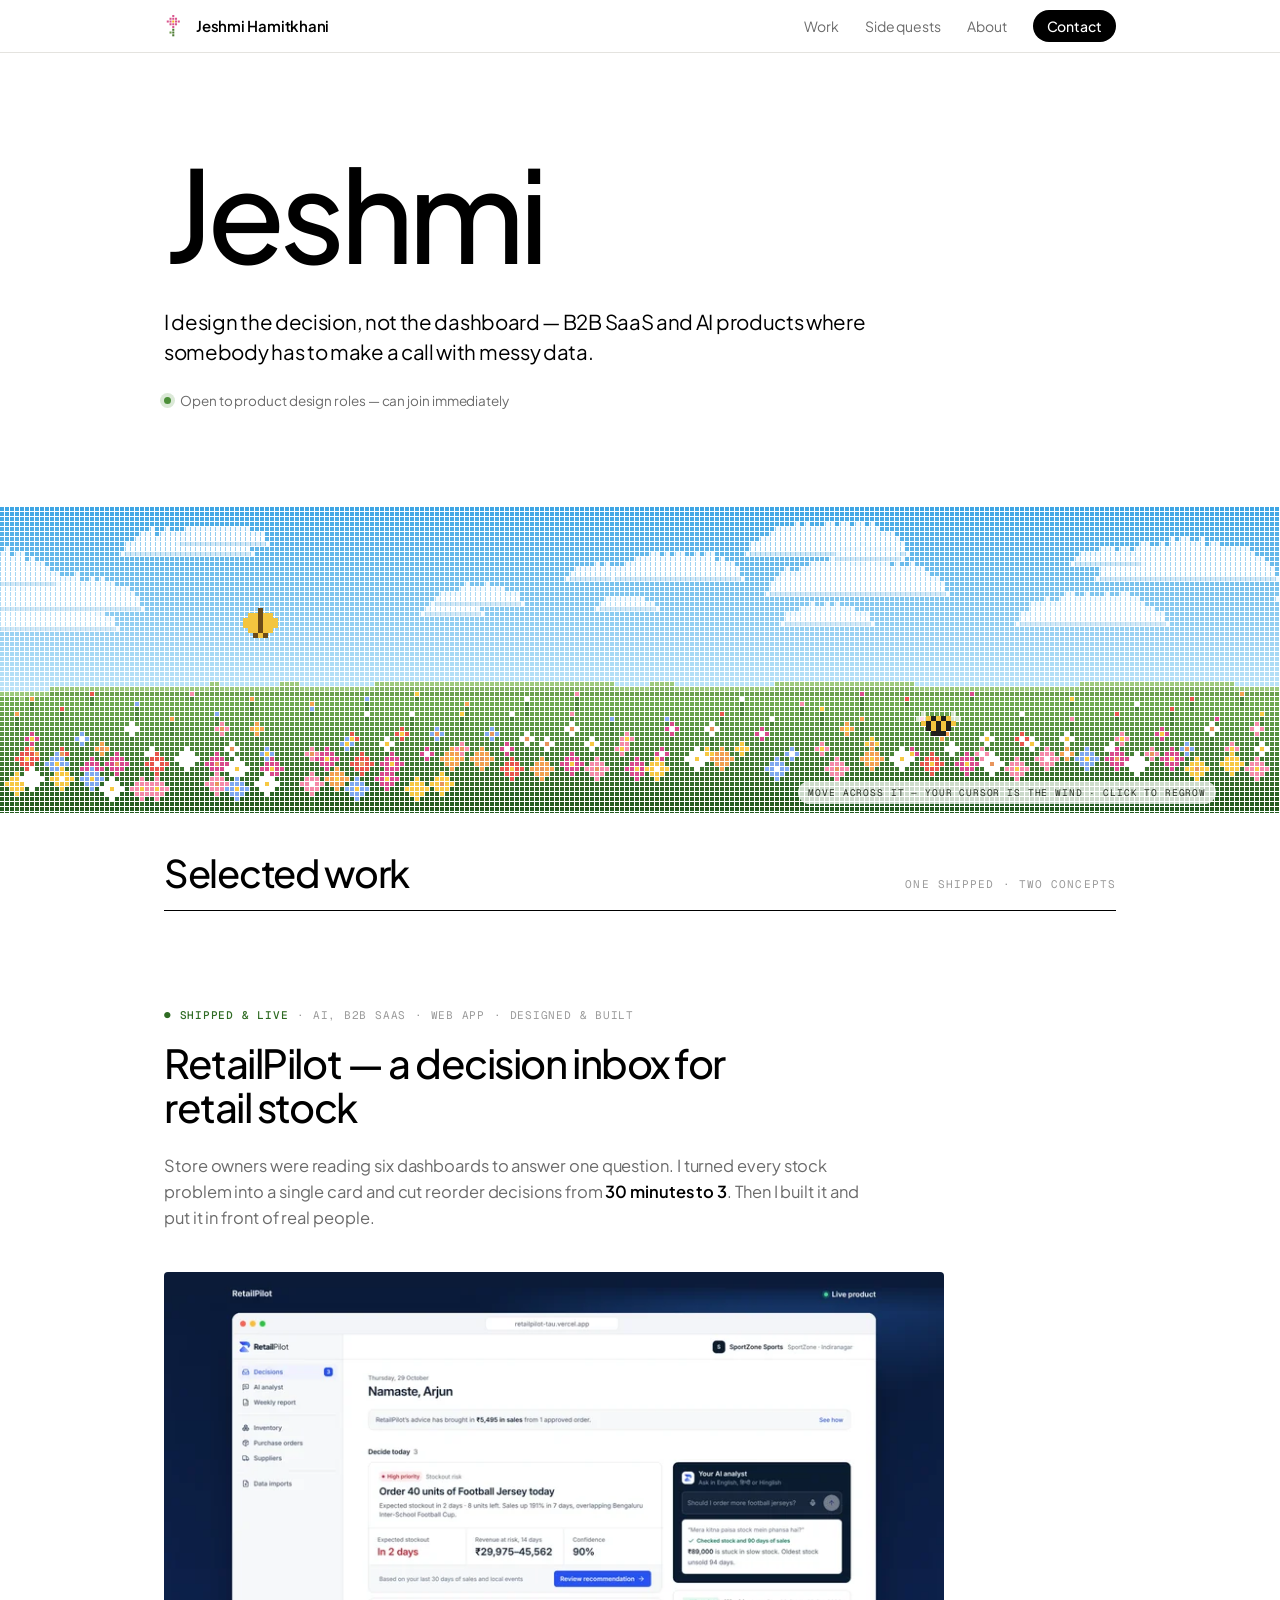
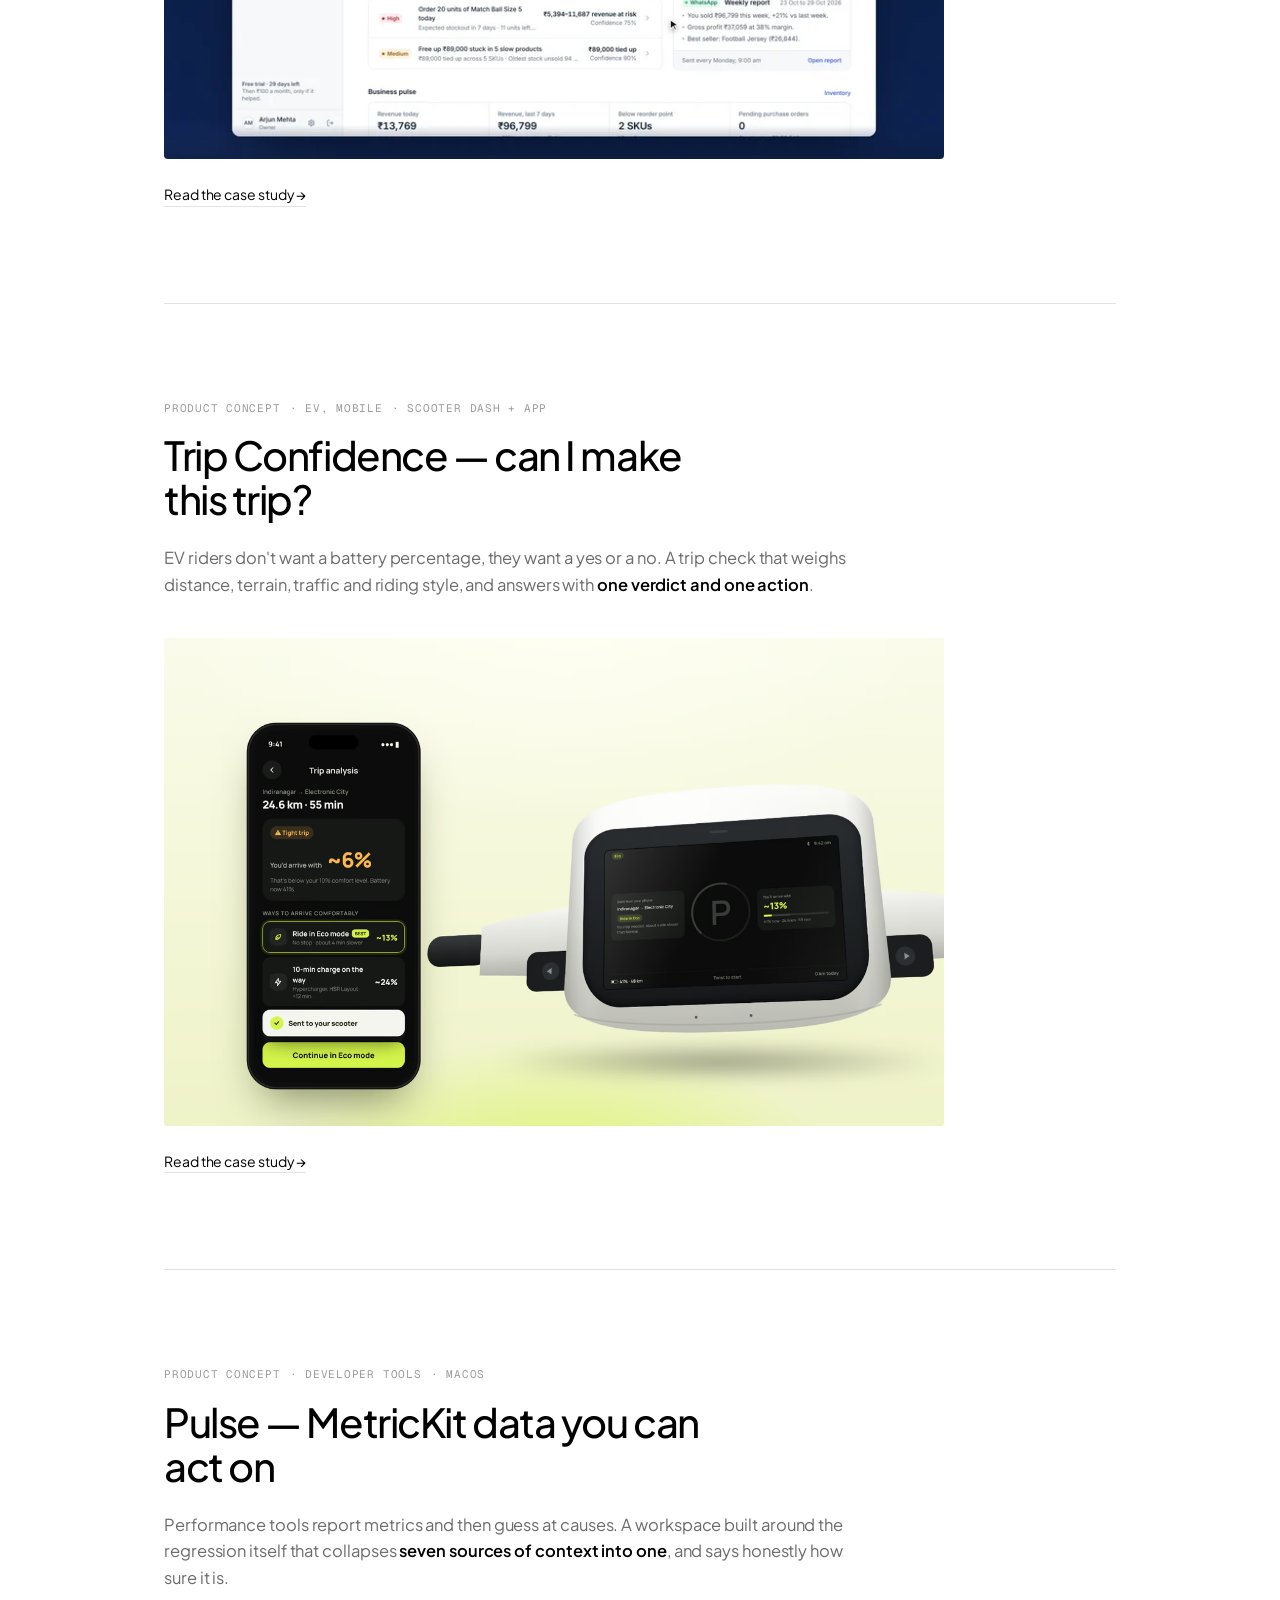
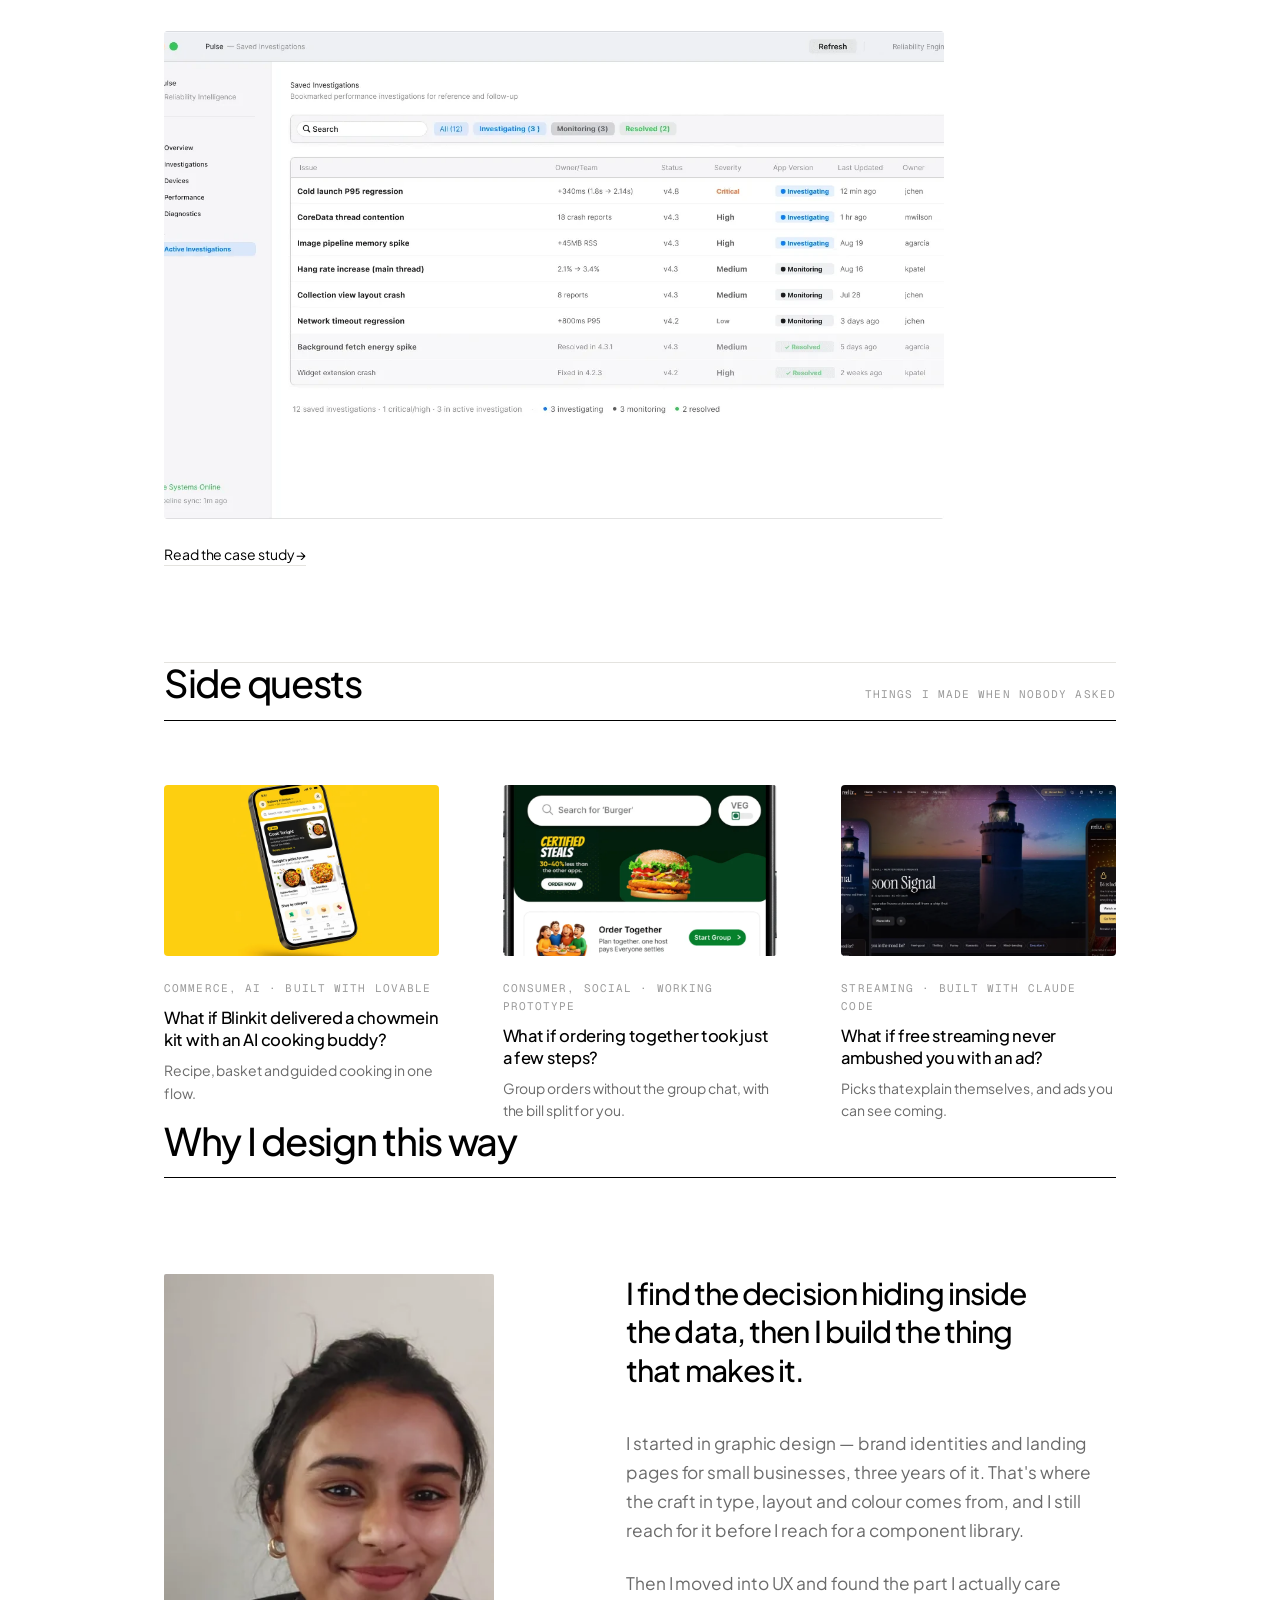
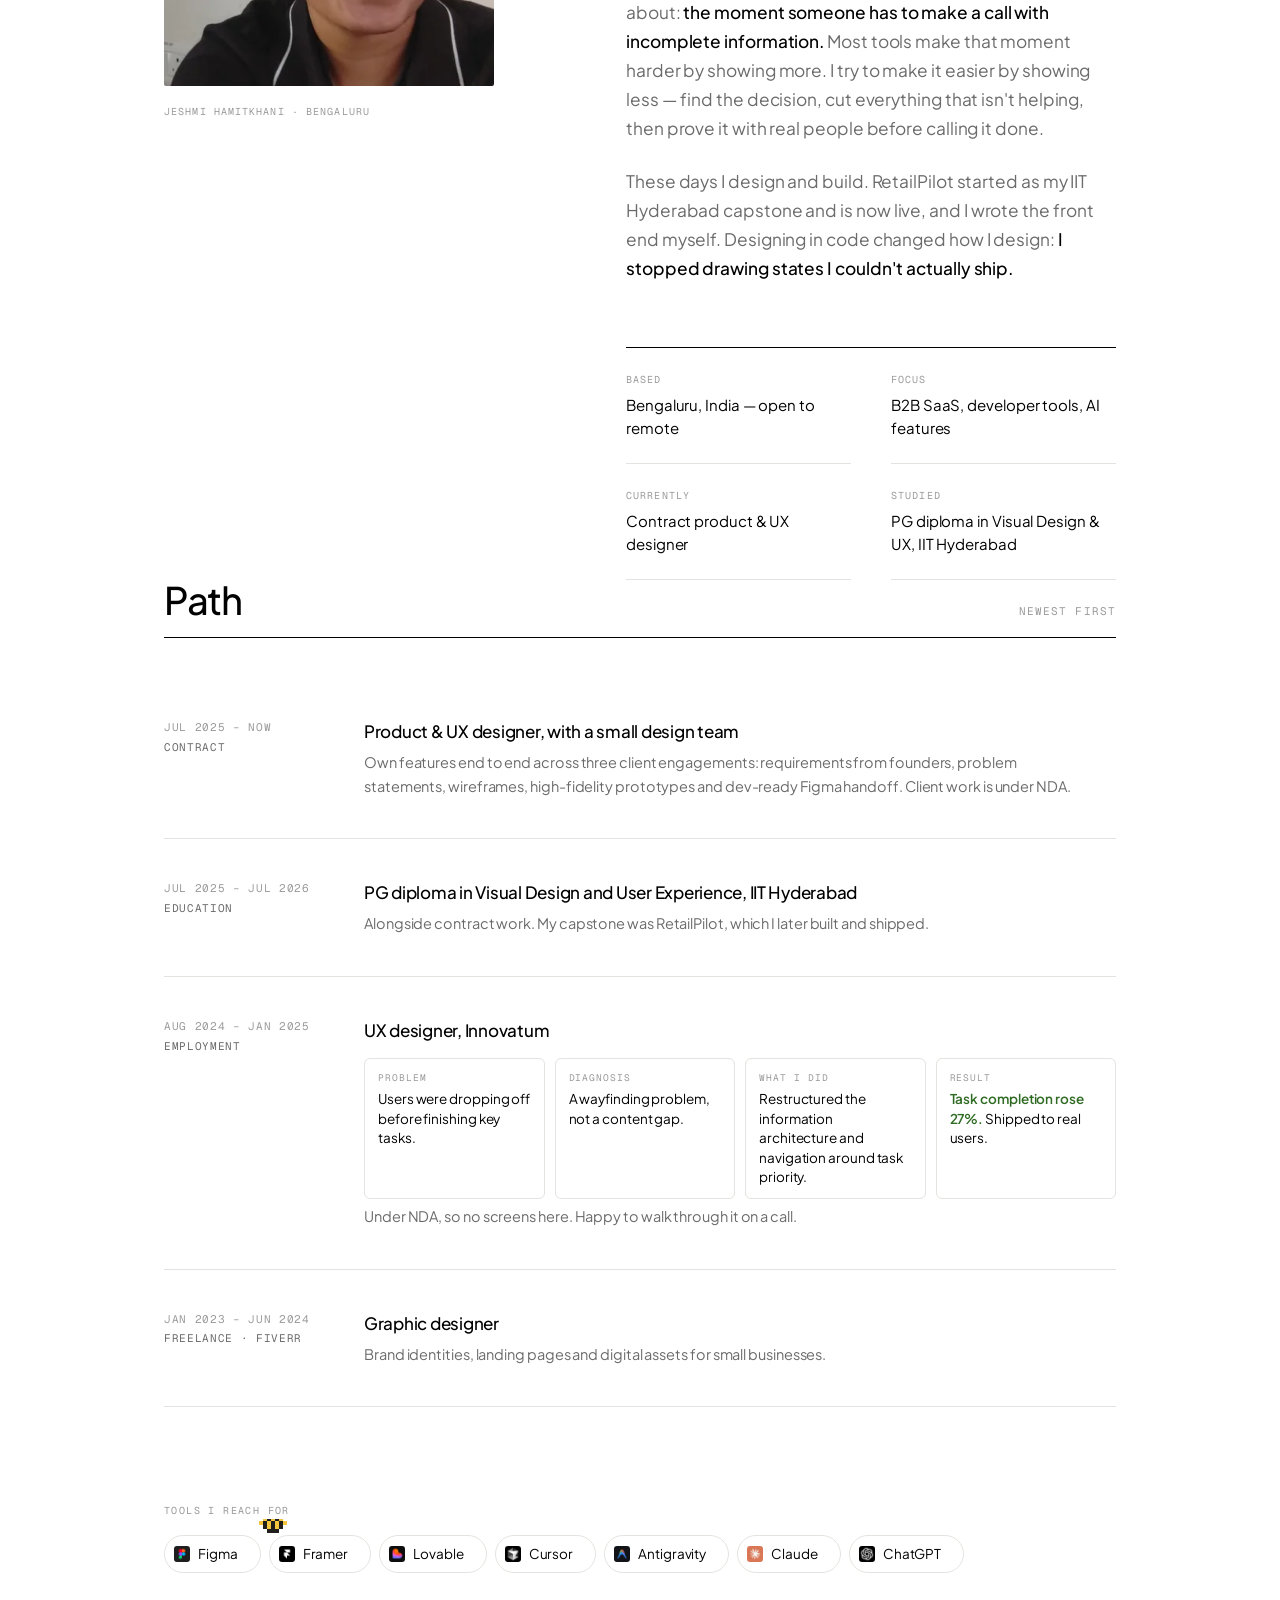
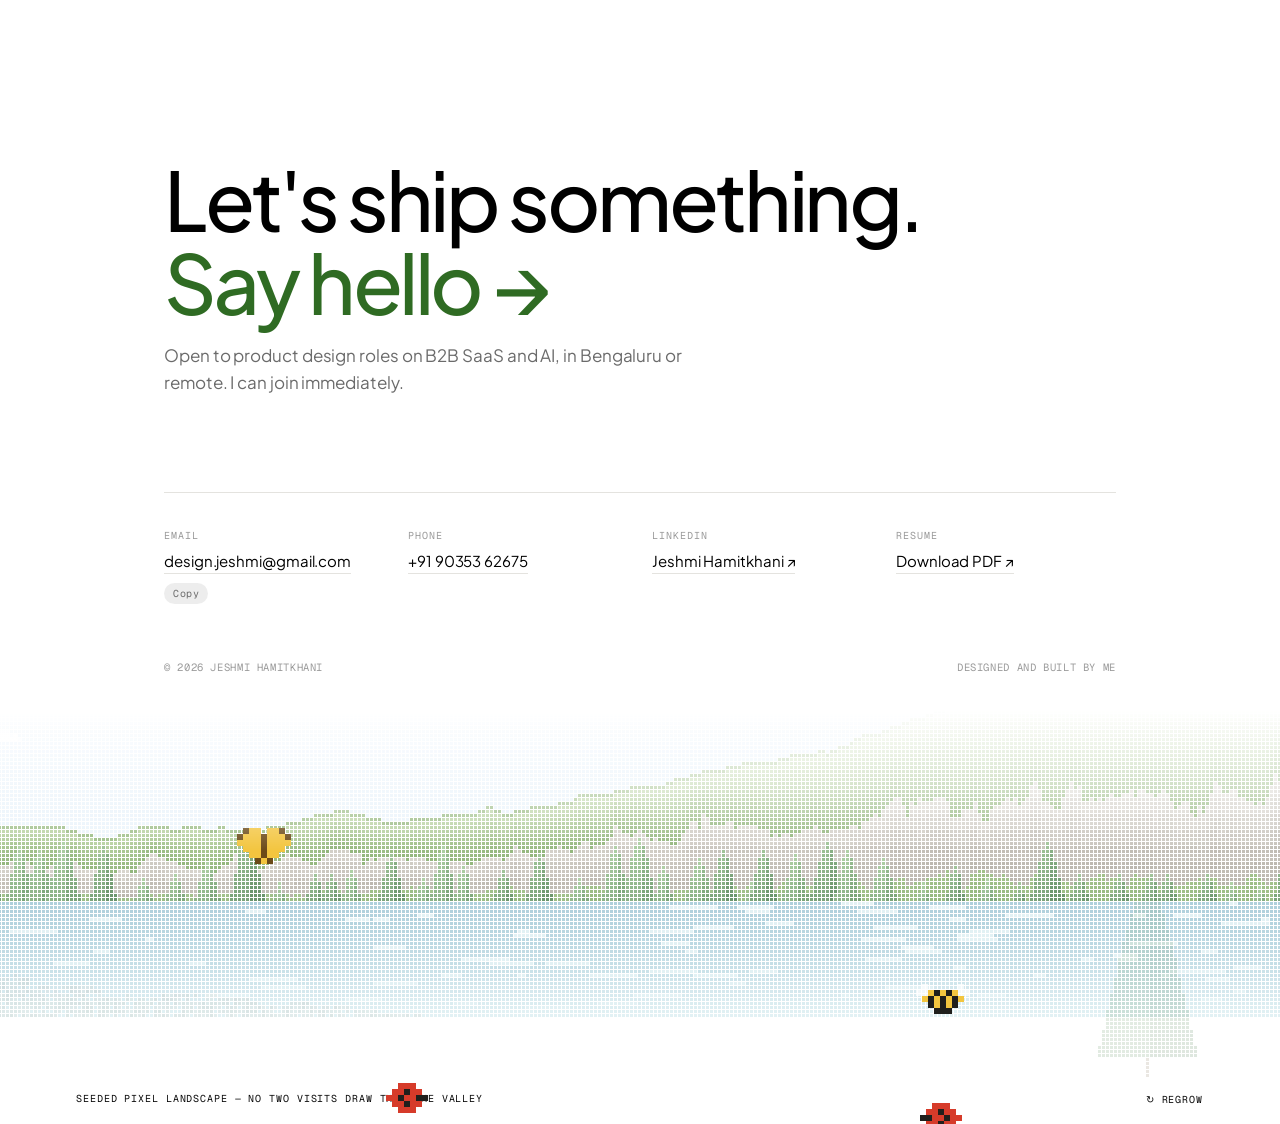
<file: index.html>
<!doctype html>
<meta charset="utf-8">
<meta name="viewport" content="width=device-width,initial-scale=1">
<title>Jeshmi Hamitkhani · Product Designer, B2B SaaS &amp; AI</title>
<meta name="description" content="Product designer in Bengaluru. I design the decision, not the dashboard. B2B SaaS and AI products — one shipped and live.">
<link rel="icon" type="image/png" sizes="32x32" href="favicon-32.png">
<link rel="icon" type="image/png" sizes="192x192" href="favicon-192.png">
<link rel="apple-touch-icon" href="apple-touch-icon.png">
<meta property="og:type" content="website">
<meta property="og:url" content="https://jeshmiportfolio.vercel.app/">
<meta property="og:title" content="Jeshmi Hamitkhani · Product Designer, B2B SaaS &amp; AI">
<meta property="og:description" content="I design the decision, not the dashboard. B2B SaaS and AI products — one shipped and live.">
<meta property="og:image" content="https://jeshmiportfolio.vercel.app/og.jpg?v=2">
<meta name="twitter:card" content="summary_large_image">
<link rel="preconnect" href="https://fonts.googleapis.com"><link rel="preconnect" href="https://fonts.gstatic.com" crossorigin>
<link rel="preconnect" href="https://api.fontshare.com" crossorigin>
<link href="https://api.fontshare.com/v2/css?f%5B%5D=general-sans@400,500,600&display=swap" rel="stylesheet">
<link href="https://fonts.googleapis.com/css2?family=Geist+Mono:wght@400;500;600&family=Plus+Jakarta+Sans:wght@400;500;600&display=swap" rel="stylesheet">
<style>
:root{
  --bg:#FFFFFF; --ink:#000000; --mid:#6B6B6B; --faint:#9B9B9B; --hair:#E4E3DF;
  --grn:#2F6B23; --grn-l:#4C8F39;
  --gut:clamp(20px,5vw,84px);
  /* one spacing scale; nothing in this page picks its own number */
  --s1:8px; --s2:16px; --s3:24px; --s4:40px; --s5:clamp(40px,6vw,64px);
  --s6:clamp(56px,8vw,96px); --s7:clamp(76px,11vw,132px); --s8:clamp(96px,15vw,184px);
  /* General Sans from Fontshare, with a near-match that survives stricter CSPs */
  --sans:'General Sans','Plus Jakarta Sans','Helvetica Neue',Arial,sans-serif;
  --mono:'Geist Mono',ui-monospace,Menlo,monospace;
}
@media (prefers-color-scheme:dark){:root:not([data-theme="light"]){
  --bg:#0B0B0B;--ink:#F4F4F2;--mid:#9A9A96;--faint:#6B6B68;--hair:rgba(255,255,255,.15);
  --grn:#8DC472;--grn-l:#A8D78E}}
:root[data-theme="dark"]{--bg:#0B0B0B;--ink:#F4F4F2;--mid:#9A9A96;--faint:#6B6B68;
  --hair:rgba(255,255,255,.15);--grn:#8DC472;--grn-l:#A8D78E}
*{margin:0;padding:0;box-sizing:border-box}
.skip{position:absolute;left:-9999px;top:0;z-index:99;background:var(--ink);color:var(--bg);
  padding:10px 16px;border-radius:0 0 6px 0;font-size:14px;text-decoration:none}
.skip:focus{left:0}
html{scroll-behavior:smooth;-webkit-text-size-adjust:100%}
body{background:var(--bg);color:var(--ink);font-family:var(--sans);line-height:1.6;
  overflow-x:hidden;-webkit-font-smoothing:antialiased;font-size:16px;letter-spacing:-.005em}
a{color:inherit}
::selection{background:var(--ink);color:var(--bg)}
.lbl{font-family:var(--mono);font-size:11px;letter-spacing:.1em;text-transform:uppercase;color:var(--faint)}
.wrap{max-width:1080px;margin:0 auto;padding:0 var(--gut)}

/* ── nav ── */
.nav{position:sticky;top:0;z-index:50;background:color-mix(in srgb,var(--bg) 90%,transparent);
  backdrop-filter:blur(12px);border-bottom:1px solid var(--hair)}
.nav .in{max-width:1080px;margin:0 auto;padding:13px var(--gut);
  display:flex;justify-content:space-between;align-items:center;gap:20px}
.nav .id{display:flex;align-items:center;gap:10px;font-size:15px;font-weight:600;text-decoration:none;letter-spacing:-.015em}
.nav .id canvas{width:22px;height:22px;display:block;flex:none}
.nav ul{display:flex;gap:clamp(14px,2.2vw,26px);list-style:none;align-items:center}
.nav a.l{font-size:14px;color:var(--mid);text-decoration:none;transition:color .2s;white-space:nowrap}
.nav a.l:hover{color:var(--ink)}
.nav a.cta{color:var(--bg);background:var(--ink);padding:7px 14px;border-radius:99px;font-weight:500}
.nav a.cta:hover{color:var(--bg);opacity:.84}
@media (max-width:640px){.nav li:nth-child(2),.nav li:nth-child(3){display:none}}

/* ── hero: the name, then three lines, the way a good index page opens ── */
.hero{padding:clamp(52px,11vh,120px) var(--gut) 0}
h1{font-weight:500;font-size:clamp(50px,10vw,132px);
  line-height:.94;letter-spacing:-.045em}
h1 span{display:block;overflow:hidden}
h1 span>i{display:block;font-style:normal;transform:translateY(108%);
  transition:transform 1s cubic-bezier(.16,1,.3,1)}
.go h1 span>i{transform:none}
.intro{margin-top:clamp(26px,4vh,46px);display:grid;gap:13px;max-width:62ch;
  opacity:0;transition:opacity .8s ease .45s}
.go .intro{opacity:1}
.intro p{font-size:clamp(16px,1.3vw,18.5px);line-height:1.58;color:var(--mid)}
.intro p b{color:var(--ink);font-weight:500}
.intro p.pov{color:var(--ink);font-size:clamp(18px,1.6vw,22px);line-height:1.46;letter-spacing:-.015em}
.intro .these{font-family:var(--mono);font-size:13px;line-height:1.75;color:var(--mid)}
.intro .these b{color:var(--grn);font-weight:500}
.open{display:inline-flex;align-items:center;gap:9px;margin-top:22px;font-size:13.5px;color:var(--mid)}
.open i{width:7px;height:7px;border-radius:50%;background:var(--grn-l);
  box-shadow:0 0 0 4px color-mix(in srgb,var(--grn-l) 20%,transparent)}
.field{margin-top:var(--s6);margin-bottom:var(--s4);width:100vw;margin-left:calc(50% - 50vw);position:relative}
.field canvas{display:block;width:100%;height:clamp(230px,34vh,360px);cursor:crosshair;outline:none}
.field canvas:focus-visible{outline:2px solid var(--grn);outline-offset:-3px}

.fcap{position:absolute;right:var(--gut);bottom:9px;z-index:4;font-family:var(--mono);font-size:9.5px;
  letter-spacing:.09em;text-transform:uppercase;color:#2B3327;background:rgba(255,255,255,.76);
  border-radius:99px;padding:4px 10px;pointer-events:none}
@media (max-width:760px){.fcap{display:none}}

/* ── sections ── */
section{padding:var(--s8) 0 0}
.sh{display:flex;justify-content:space-between;align-items:baseline;gap:var(--s2);flex-wrap:wrap;
  padding-bottom:var(--s2);border-bottom:1px solid var(--ink)}
.sh h2{font-weight:500;font-size:clamp(25px,3vw,38px);
  letter-spacing:-.034em;line-height:1.04}
.rv{opacity:0;transform:translateY(16px);transition:opacity .7s ease,transform .7s cubic-bezier(.16,1,.3,1)}
.rv.in{opacity:1;transform:none}

/* ── work: tags, title, one outcome with the number in bold ── */
.wk{display:block;text-decoration:none;padding:var(--s6) 0;border-bottom:1px solid var(--hair)}
.tags{display:flex;flex-wrap:wrap;gap:6px 9px;font-family:var(--mono);font-size:11px;
  letter-spacing:.07em;text-transform:uppercase;color:var(--faint)}
.tags .liv{color:var(--grn);font-weight:500}
.wk h3{font-weight:500;font-size:clamp(24px,3.2vw,40px);
  line-height:1.1;letter-spacing:-.036em;margin-top:var(--s2);max-width:20ch;transition:color .25s}
.wk:hover h3{color:var(--grn)}
.wk .out{margin-top:var(--s3);font-size:16.5px;line-height:1.6;color:var(--mid);max-width:58ch}
.wk .out b{color:var(--ink);font-weight:600}
.wk .more{display:inline-block;margin-top:var(--s3);font-size:14px;color:var(--ink);
  border-bottom:1px solid var(--hair);transition:border-color .25s}
.wk:hover .more{border-color:var(--ink)}
.media{position:relative;display:block;margin-top:var(--s4);max-width:780px;
  aspect-ratio:16/10;border-radius:4px;overflow:hidden;background:color-mix(in srgb,var(--ink) 5%,transparent)}
.media img,.media video{display:block;width:100%;height:100%;object-fit:cover;object-position:top center}
.media video{position:absolute;inset:0;opacity:0;transition:opacity .5s}
.media video.on{opacity:1}

/* ── side quests ── */
.sq{display:grid;grid-template-columns:repeat(auto-fit,minmax(244px,1fr));gap:var(--s5);
  padding-top:var(--s5)}
.qd{text-decoration:none;display:block}
.qd .im{display:block;aspect-ratio:16/10;overflow:hidden;border-radius:4px;
  background:color-mix(in srgb,var(--ink) 5%,transparent)}
.qd .im img{width:100%;height:100%;object-fit:cover;display:block;transition:transform .5s cubic-bezier(.16,1,.3,1)}
.qd:hover .im img{transform:scale(1.035)}
.qd .lbl{display:block;margin-top:var(--s3)}
.qd .qt{font-size:16.5px;font-weight:500;margin-top:9px;letter-spacing:-.018em;line-height:1.35}
.qd:hover .qt{color:var(--grn)}
.qd p{color:var(--mid);font-size:14px;margin-top:8px;line-height:1.58;max-width:34ch}

/* ── about ── */
.me{display:grid;grid-template-columns:minmax(0,330px) minmax(0,1fr);
  gap:var(--s7);padding-top:var(--s6);align-items:start}
.metx{display:grid;gap:var(--s3);max-width:54ch}
.me p{font-size:clamp(16px,1.35vw,18.5px);line-height:1.68;color:var(--mid)}
.me p b{color:var(--ink);font-weight:500}
.me .lede{font-size:clamp(21px,2.4vw,30px);line-height:1.28;letter-spacing:-.03em;
  color:var(--ink);font-weight:500;max-width:19ch;margin-bottom:var(--s2)}
.port{position:sticky;top:92px}
/* a fixed 4:5 frame, so the photograph is cropped rather than stretched */
.port img{display:block;width:100%;height:auto;aspect-ratio:4/5;object-fit:cover;
  object-position:center 22%;border-radius:2px}
.port figcaption{margin-top:var(--s2);font-family:var(--mono);font-size:10px;
  letter-spacing:.11em;text-transform:uppercase;color:var(--faint);line-height:1.9}
/* the facts a hiring manager scans for, in one block instead of hidden in prose */
.facts{margin-top:var(--s4);border-top:1px solid var(--ink);
  display:grid;grid-template-columns:repeat(auto-fit,minmax(210px,1fr));gap:0 var(--s4)}
.facts > div{padding:var(--s3) 0;border-bottom:1px solid var(--hair)}
.facts dt{font-family:var(--mono);font-size:10px;letter-spacing:.11em;
  text-transform:uppercase;color:var(--faint)}
.facts dd{margin-top:6px;font-size:15px;line-height:1.5;color:var(--ink)}
@media (max-width:860px){.me{grid-template-columns:1fr;gap:var(--s5)}
  .port{position:static;max-width:240px}}

/* ── path ── */
.xp{list-style:none;padding-top:var(--s4)}
.xp li{display:grid;grid-template-columns:minmax(0,160px) minmax(0,1fr);gap:var(--s4);
  padding:var(--s4) 0;border-bottom:1px solid var(--hair)}
.xp .when{font-family:var(--mono);font-size:11px;letter-spacing:.06em;text-transform:uppercase;color:var(--faint);line-height:1.8}
.xp .when b{display:block;color:var(--mid);font-weight:400}
.xp h3{font-size:17px;font-weight:500;letter-spacing:-.015em}
.xp p{color:var(--mid);font-size:14.5px;line-height:1.62;margin-top:6px;max-width:66ch}
.nda{display:grid;grid-template-columns:repeat(auto-fit,minmax(145px,1fr));gap:10px;margin-top:14px}
.nda div{border:1px solid var(--hair);border-radius:6px;padding:11px 13px}
.nda dt{font-family:var(--mono);font-size:9.5px;letter-spacing:.1em;text-transform:uppercase;color:var(--faint)}
.nda dd{font-size:13.5px;margin-top:4px;line-height:1.45}
.nda dd b{color:var(--grn);font-weight:600}
.toolhead{padding-top:var(--s6);font-family:var(--mono);font-size:10px;letter-spacing:.14em;
  text-transform:uppercase;color:var(--faint)}
.tools{position:relative;display:flex;flex-wrap:wrap;gap:var(--s1);padding-top:var(--s2)}
.tools span{display:inline-flex;align-items:center;gap:8px;border:1px solid var(--hair);border-radius:99px;
  padding:7px 14px 7px 9px;font-size:13.5px;color:var(--ink);
  transition:border-color .4s,background .4s,transform .5s cubic-bezier(.16,1,.3,1)}
.tools img{width:16px;height:16px;border-radius:3px;display:block;flex:none}
/* the note stays folded away until the bee calls, so the row reads as a list of names */
.tools b{display:inline-block;max-width:0;opacity:0;overflow:hidden;white-space:nowrap;
  color:var(--mid);font-weight:400;
  transition:max-width .55s cubic-bezier(.16,1,.3,1),opacity .4s ease}
.tools span.on b,.tools span:hover b{max-width:240px;opacity:1}
.tools span.on,.tools span:hover{border-color:#E0A818;background:rgba(224,168,24,.08)}
.tools span.on{transform:translateY(-2px)}
canvas.beeC{position:absolute;inset:0;width:100%;height:100%;pointer-events:none;z-index:4}

/* ── contact ── */
.end{padding:var(--s8) var(--gut) 0}
.end h2{font-weight:500;font-size:clamp(36px,6.4vw,84px);
  line-height:1.02;letter-spacing:-.042em;max-width:15ch}
.end h2 a{color:var(--grn);text-decoration:none;border-bottom:2px solid transparent;transition:border-color .3s}
.end h2 a:hover{border-color:var(--grn)}
.end .sub{margin-top:18px;font-size:17px;color:var(--mid);max-width:46ch}
.det{display:grid;grid-template-columns:repeat(auto-fit,minmax(185px,1fr));gap:4px var(--s3);
  margin-top:var(--s6);padding-top:var(--s3);border-top:1px solid var(--hair)}
.det > div{padding:11px 0}
.det dt{font-family:var(--mono);font-size:10px;letter-spacing:.1em;text-transform:uppercase;color:var(--faint)}
.det dd{margin-top:5px;font-size:15px;display:flex;align-items:center;gap:9px;flex-wrap:wrap}
.det a{text-decoration:none;border-bottom:1px solid var(--hair)}
.det a:hover{border-color:var(--ink)}
.cp{font-family:var(--mono);font-size:10px;letter-spacing:.05em;color:var(--mid);
  background:color-mix(in srgb,var(--ink) 7%,transparent);
  border:0;border-radius:99px;padding:4px 9px;cursor:pointer}
.cp:hover{background:color-mix(in srgb,var(--ink) 13%,transparent)}
.foot{display:flex;justify-content:space-between;flex-wrap:wrap;gap:12px;margin:44px 0 0;
  font-family:var(--mono);font-size:10.5px;letter-spacing:.06em;text-transform:uppercase;color:var(--faint)}

/* ── the closing valley ── */
.scene{width:100vw;margin-left:calc(50% - 50vw);margin-top:34px;position:relative}
.scene canvas{display:block;width:100%;height:clamp(280px,46vh,470px);cursor:crosshair;outline:none}
/* let the top of the valley dissolve into the page, the way hers does */
.scene::before{content:"";position:absolute;inset:0 0 auto;height:34%;z-index:3;pointer-events:none;
  background:linear-gradient(180deg,var(--bg),color-mix(in srgb,var(--bg) 55%,transparent) 55%,transparent)}
.scene canvas:focus-visible{outline:2px solid var(--grn);outline-offset:-4px}
.scap{position:absolute;left:var(--gut);right:var(--gut);bottom:12px;display:flex;
  justify-content:space-between;align-items:center;gap:14px;flex-wrap:wrap;pointer-events:none}
.scap span{font-family:var(--mono);font-size:10px;letter-spacing:.09em;text-transform:uppercase;
  color:#0B0B0B;background:rgba(255,255,255,.8);border-radius:99px;padding:5px 12px;backdrop-filter:blur(6px)}
@media (max-width:760px){.scap span{display:none}}
.regrow{pointer-events:auto;font-family:var(--mono);font-size:10px;letter-spacing:.09em;
  text-transform:uppercase;color:#0B0B0B;background:rgba(255,255,255,.86);border:0;
  border-radius:99px;padding:6px 13px;cursor:pointer;backdrop-filter:blur(6px);transition:background .2s}
.regrow:hover{background:#fff}
.field{position:relative}
canvas.bugs{position:absolute;inset:0;width:100%;height:100%;pointer-events:none;z-index:2;cursor:default}
/* over the hero strip they get the white air above the field to fly in */
.field canvas.bugs{top:0;height:100%}
@media (max-width:640px){.field canvas.bugs{top:-44px;height:calc(100% + 44px)}}

@media (max-width:640px){
  .scene canvas{height:clamp(230px,36vh,310px)}
  .scap{left:16px;right:16px}
  .xp li{grid-template-columns:1fr;gap:8px}
}
@media (prefers-reduced-motion:reduce){
  h1 span>i,.intro,.rv{transform:none!important;opacity:1!important;transition:none}
  .qd:hover .im img{transform:none}
}
</style>

<a class="skip" href="#work">Skip to work</a>
<nav class="nav">
  <div class="in">
    <a class="id" href="#top"><canvas id="mk" width="48" height="48" aria-hidden="true"></canvas>Jeshmi Hamitkhani</a>
    <ul>
      <li><a class="l" href="#work">Work</a></li>
      <li><a class="l" href="#play">Side quests</a></li>
      <li><a class="l" href="#about">About</a></li>
      <li><a class="l cta" href="mailto:design.jeshmi@gmail.com?subject=Hello%20Jeshmi">Contact</a></li>
    </ul>
  </div>
</nav>

<header class="hero wrap" id="top">
  <h1><span><i>Jeshmi</i></span></h1>
  <div class="intro">
    <p class="pov">I design the decision, not the dashboard — B2B SaaS and AI products where somebody has to make a call with messy data.</p>
  </div>
  <span class="open"><i></i>Open to product design roles — can join immediately</span>
</header>
<div class="field">
  <canvas id="fieldC" tabindex="0" role="img" aria-label="A seeded pixel wildflower field. Click or press enter to regrow it."></canvas>
  <canvas class="bugs" id="bugH" aria-hidden="true"></canvas>
  <span class="fcap">Move across it — your cursor is the wind · click to regrow</span>
</div>

<section id="work" class="wrap">
  <div class="sh rv"><h2>Selected work</h2><span class="lbl">One shipped · two concepts</span></div>

  <a class="wk rv" href="rp.html">
    <span class="tags"><span class="liv">● Shipped &amp; live</span><span>· AI, B2B SaaS</span><span>· Web app</span><span>· Designed &amp; built</span></span>
    <h3>RetailPilot — a decision inbox for retail stock</h3>
    <p class="out">Store owners were reading six dashboards to answer one question. I turned every stock problem into a single card and cut reorder decisions from <b>30 minutes to 3</b>. Then I built it and put it in front of real people.</p>
    <span class="media">
      <img src="img/cover-rp-motion-poster.webp" srcset="img/cover-rp-motion-poster-800.webp 800w, img/cover-rp-motion-poster.webp 1600w" sizes="(max-width:880px) 92vw, 780px" alt="RetailPilot decision inbox" loading="lazy" width="1600" height="1100">
      <video data-vid data-src="img/cover-rp-motion.mp4" data-src-m="img/cover-rp-motion-m.mp4" muted loop playsinline preload="none" aria-hidden="true"></video>
    </span>
    <span class="more">Read the case study →</span>
  </a>

  <a class="wk rv" href="trip.html">
    <span class="tags"><span>Product concept</span><span>· EV, mobile</span><span>· Scooter dash + app</span></span>
    <h3>Trip Confidence — can I make this trip?</h3>
    <p class="out">EV riders don't want a battery percentage, they want a yes or a no. A trip check that weighs distance, terrain, traffic and riding style, and answers with <b>one verdict and one action</b>.</p>
    <span class="media">
      <img src="img/cover-ola-motion-poster.webp" srcset="img/cover-ola-motion-poster-800.webp 800w, img/cover-ola-motion-poster.webp 1600w" sizes="(max-width:880px) 92vw, 780px" alt="Trip Confidence verdict screen" loading="lazy" width="1600" height="1100">
      <video data-vid data-src="img/cover-ola-motion.mp4" data-src-m="img/cover-ola-motion-m.mp4" muted loop playsinline preload="none" aria-hidden="true"></video>
    </span>
    <span class="more">Read the case study →</span>
  </a>

  <a class="wk rv" href="pulse.html">
    <span class="tags"><span>Product concept</span><span>· Developer tools</span><span>· macOS</span></span>
    <h3>Pulse — MetricKit data you can act on</h3>
    <p class="out">Performance tools report metrics and then guess at causes. A workspace built around the regression itself that collapses <b>seven sources of context into one</b>, and says honestly how sure it is.</p>
    <span class="media">
      <img src="img/cover-mk-1600.webp" alt="Pulse diagnostics workspace" loading="lazy" width="1600" height="1100">
    </span>
    <span class="more">Read the case study →</span>
  </a>
</section>

<section id="play" class="wrap">
  <div class="sh rv"><h2>Side quests</h2><span class="lbl">Things I made when nobody asked</span></div>
  <div class="sq">
    <a class="qd rv" href="blinkit.html"><span class="im"><img src="img/ck-mock-800.webp" srcset="img/ck-mock-800.webp 800w, img/ck-mock-1600.webp 1600w" sizes="(max-width:880px) 92vw, 31vw" alt="Cook Tonight on Blinkit" loading="lazy" width="1600" height="1000"></span>
      <span class="lbl">Commerce, AI · Built with Lovable</span>
      <h3 class="qt">What if Blinkit delivered a chowmein kit with an AI cooking buddy?</h3>
      <p>Recipe, basket and guided cooking in one flow.</p></a>
    <a class="qd rv" href="toing.html"><span class="im"><img src="img/toing-hero-800.webp" alt="Toing group checkout" loading="lazy"></span>
      <span class="lbl">Consumer, social · Working prototype</span>
      <h3 class="qt">What if ordering together took just a few steps?</h3>
      <p>Group orders without the group chat, with the bill split for you.</p></a>
    <a class="qd rv" href="reelix.html"><span class="im"><img src="img/reelix-800.webp" alt="Reelix" loading="lazy"></span>
      <span class="lbl">Streaming · Built with Claude Code</span>
      <h3 class="qt">What if free streaming never ambushed you with an ad?</h3>
      <p>Picks that explain themselves, and ads you can see coming.</p></a>
  </div>
</section>

<section id="about" class="wrap">
  <div class="sh rv"><h2>Why I design this way</h2></div>
  <div class="me">
    <figure class="port rv">
      <img src="img/me-420.webp" srcset="img/me-420.webp 420w, img/me.webp 760w"
        sizes="(max-width:860px) 240px, 330px" width="760" height="950"
        alt="Jeshmi Hamitkhani" loading="lazy">
      <figcaption>Jeshmi Hamitkhani · Bengaluru</figcaption>
    </figure>
    <div class="metx">
    <p class="lede rv">I find the decision hiding inside the data, then I build the thing that makes it.</p>
    <p class="rv">I started in graphic design — brand identities and landing pages for small businesses, three years of it. That's where the craft in type, layout and colour comes from, and I still reach for it before I reach for a component library.</p>
    <p class="rv">Then I moved into UX and found the part I actually care about: <b>the moment someone has to make a call with incomplete information.</b> Most tools make that moment harder by showing more. I try to make it easier by showing less — find the decision, cut everything that isn't helping, then prove it with real people before calling it done.</p>
    <p class="rv">These days I design and build. RetailPilot started as my IIT Hyderabad capstone and is now live, and I wrote the front end myself. Designing in code changed how I design: <b>I stopped drawing states I couldn't actually ship.</b></p>
      <dl class="facts rv">
        <div><dt>Based</dt><dd>Bengaluru, India — open to remote</dd></div>
        <div><dt>Focus</dt><dd>B2B SaaS, developer tools, AI features</dd></div>
        <div><dt>Currently</dt><dd>Contract product &amp; UX designer</dd></div>
        <div><dt>Studied</dt><dd>PG diploma in Visual Design &amp; UX, IIT Hyderabad</dd></div>
      </dl>
    </div>
  </div>
</section>

<section id="path" class="wrap">
  <div class="sh rv"><h2>Path</h2><span class="lbl">Newest first</span></div>
  <ul class="xp">
    <li class="rv"><span class="when">Jul 2025 – now<b>Contract</b></span>
      <div><h3>Product &amp; UX designer, with a small design team</h3>
      <p>Own features end to end across three client engagements: requirements from founders, problem statements, wireframes, high-fidelity prototypes and dev-ready Figma handoff. Client work is under NDA.</p></div></li>
    <li class="rv"><span class="when">Jul 2025 – Jul 2026<b>Education</b></span>
      <div><h3>PG diploma in Visual Design and User Experience, IIT Hyderabad</h3>
      <p>Alongside contract work. My capstone was RetailPilot, which I later built and shipped.</p></div></li>
    <li class="rv"><span class="when">Aug 2024 – Jan 2025<b>Employment</b></span>
      <div><h3>UX designer, Innovatum</h3>
      <dl class="nda">
        <div><dt>Problem</dt><dd>Users were dropping off before finishing key tasks.</dd></div>
        <div><dt>Diagnosis</dt><dd>A wayfinding problem, not a content gap.</dd></div>
        <div><dt>What I did</dt><dd>Restructured the information architecture and navigation around task priority.</dd></div>
        <div><dt>Result</dt><dd><b>Task completion rose 27%.</b> Shipped to real users.</dd></div>
      </dl>
      <p>Under NDA, so no screens here. Happy to walk through it on a call.</p></div></li>
    <li class="rv"><span class="when">Jan 2023 – Jun 2024<b>Freelance · Fiverr</b></span>
      <div><h3>Graphic designer</h3>
      <p>Brand identities, landing pages and digital assets for small businesses.</p></div></li>
  </ul>
  <p class="toolhead rv">Tools I reach for</p>
  <div class="tools rv">
    <canvas class="beeC" id="beeC" aria-hidden="true"></canvas>
    <span><img src="img/tool-figma.png" alt="">Figma <b>&nbsp;flows into screens</b></span>
    <span><img src="img/tool-framer.png" alt="">Framer <b>&nbsp;design to live site</b></span>
    <span><img src="img/tool-lovable.png" alt="">Lovable <b>&nbsp;fast prototypes</b></span>
    <span><img src="img/tool-cursor.png" alt="">Cursor <b>&nbsp;closer to the code</b></span>
    <span><img src="img/tool-antigravity.png" alt="">Antigravity <b>&nbsp;agent-first building</b></span>
    <span><img src="img/tool-claude.png" alt="">Claude <b>&nbsp;messy problems</b></span>
    <span><img src="img/tool-chatgpt.png" alt="">ChatGPT <b>&nbsp;copy and edge cases</b></span>
  </div>
</section>

<footer class="end wrap" id="contact">
  <h2>Let's ship something. <a href="mailto:design.jeshmi@gmail.com?subject=Hello%20Jeshmi">Say hello →</a></h2>
  <p class="sub">Open to product design roles on B2B SaaS and AI, in Bengaluru or remote. I can join immediately.</p>
  <dl class="det">
    <div><dt>Email</dt><dd><a href="mailto:design.jeshmi@gmail.com">design.jeshmi@gmail.com</a><button class="cp" type="button" data-copy="design.jeshmi@gmail.com"><span data-copy-label>Copy</span></button></dd></div>
    <div><dt>Phone</dt><dd><a href="tel:+919035362675">+91 90353 62675</a></dd></div>
    <div><dt>LinkedIn</dt><dd><a href="https://www.linkedin.com/in/jeshmi-hamitkhani-3548a730b/" target="_blank" rel="noopener">Jeshmi Hamitkhani ↗</a></dd></div>
    <div><dt>Resume</dt><dd><a href="Jeshmi_Hamitkhani_Resume.pdf" target="_blank" rel="noopener">Download PDF ↗</a></dd></div>
  </dl>
  <div class="foot"><span>© 2026 Jeshmi Hamitkhani</span><span>Designed and built by me</span></div>
</footer>

<div class="scene">
  <canvas id="sceneC" tabindex="0" role="img"
    aria-label="A seeded pixel landscape: an alpine lake below a rocky ridge, with pine forest and wildflowers. Click or press enter to regrow it."></canvas>
  <canvas class="bugs" id="bugV" aria-hidden="true"></canvas>
  <p class="scap"><span>Seeded pixel landscape — no two visits draw the same valley</span>
    <button class="regrow" type="button" id="regrow">↻ Regrow</button></p>
</div>

<script>
/* ═══ one seeded pixel engine — the meadow, drawn at two distances ═══ */
const mul=a=>()=>{a=a+0x6D2B79F5|0;let t=Math.imul(a^a>>>15,1|a);t=t+Math.imul(t^t>>>7,61|t)^t;return((t^t>>>14)>>>0)/4294967296};
const noise=r=>{const p=Array.from({length:512},r);
  return x=>{const i=Math.floor(x),f=x-i,s=f*f*(3-2*f);return p[i&511]*(1-s)+p[(i+1)&511]*s}};
const fbm=(n,x,o)=>{let v=0,a=.5,f=1,s=0;for(let i=0;i<o;i++){v+=n(x*f)*a;s+=a;a*=.5;f*=2}return v/s};
const hx=c=>[1,3,5].map(i=>parseInt(c.substr(i,2),16));
const mix=(c1,c2,t)=>{const[a,b,c]=hx(c1),[d,e,f]=hx(c2);
  return`rgb(${Math.round(a+(d-a)*t)},${Math.round(b+(e-b)*t)},${Math.round(c+(f-c)*t)})`};

/* ═══ the hero scene — sky, weather, horizon, meadow ═══
   Built as a composition rather than scattered noise: the sky and ground
   paint once into offscreen canvases, the clouds drift on their own, and
   the flowers are placed on a jittered grid in receding rows so the eye
   can read rows of flowers instead of confetti. ═══ */
function scenery(cv,o){
  o=o||{};
  const ctx=cv.getContext('2d'), PX=o.px||5;
  const SKY=['#3FA6E4','#C6E8FA'];              /* overhead → horizon */
  const CLOUD=['#FFFFFF','#F4FAFE','#CFE6F5'];
  const FAR=['#9CC97C','#6AA04E'], NEAR=['#7FBA5C','#245C20'];
  const PETAL=['#FFFFFF','#F58AA8','#F7C843','#E8554C','#F3A050','#D94A8C','#FFFFFF','#7FA8F0'];
  const EYE=['#F7C843','#F7C843','#FFFFFF','#E8955C'];
  let W,H,cols,rows,seed=o.seed||21,sky=null,gnd=null,cl=null,fl=[],
      wind=0,target=0,t0=0,raf=0,live=false,grown=0;
  const mk=(w,h)=>{const c=document.createElement('canvas');const d=Math.min(2,devicePixelRatio||1);
    c.width=w*d;c.height=h*d;const x=c.getContext('2d');x.setTransform(d,0,0,d,0,0);return{c,x}};
  const pen=x=>(a,b,col)=>{if(b<0||b>=rows)return;x.fillStyle=col;x.fillRect(a*PX,b*PX,PX-1,PX-1)};

  function build(){
    W=cv.clientWidth;H=cv.clientHeight;if(!W||!H)return false;
    const d=Math.min(2,devicePixelRatio||1);
    cv.width=W*d;cv.height=H*d;ctx.setTransform(d,0,0,d,0,0);
    cols=Math.ceil(W/PX);rows=Math.ceil(H/PX);
    const hz=Math.round(rows*.60);               /* horizon sits low, like the reference */
    const r=mul(seed), n=noise(mul(seed+13));

    /* sky */
    sky=mk(W,H);const SP=pen(sky.x);
    for(let y=0;y<hz+2;y++){const c=mix(SKY[0],SKY[1],Math.pow(y/(hz+2),.9));
      for(let x=0;x<cols;x++)SP(x,y,c)}

    /* one wide cloud band, drawn twice its width so it can scroll seamlessly */
    const cw=cols*2;
    cl=mk(cw*PX,H);const CP=(a,b,col)=>{if(b<0||b>=rows)return;cl.x.fillStyle=col;cl.x.fillRect(a*PX,b*PX,PX-1,PX-1)};
    const rc=mul(seed*7+1);
    for(let i=0,nc=Math.round(cw/14);i<nc;i++){
      const cx=Math.floor(rc()*cw), cy=Math.round(rows*(.10+rc()*.30)), len=5+Math.floor(rc()*14);
      for(let k=-len;k<=len;k++){
        const h=Math.round(Math.sqrt(Math.max(0,len*len-k*k))*(.30+rc()*.14));
        for(let j=0;j<=h;j++){
          const col=j===h?CLOUD[1]:(j<1?CLOUD[2]:CLOUD[0]);
          CP(cx+k,cy-j,col);CP(cx+k-cw,cy-j,col)}}}

    /* ground: a soft far ridge, then the meadow */
    gnd=mk(W,H);const GP=pen(gnd.x);
    for(let x=0;x<cols;x++){
      const far=hz-Math.round(fbm(n,x/21,3)*rows*.05);
      for(let y=far;y<hz+1;y++)GP(x,y,mix(FAR[0],FAR[1],(y-far)/Math.max(1,hz-far)));
      for(let y=hz+1;y<rows;y++){
        const k=(y-hz)/Math.max(1,rows-hz);
        let c=mix(NEAR[0],NEAR[1],Math.min(1,.1+k*1.05));
        if(r()<.07)c=mix(c,'#FFFFFF',.12);
        GP(x,y,c)}}

    /* flowers on a jittered grid, in receding rows — this is what stops it reading as noise */
    fl=[];const rf=mul(seed*31+5);
    const ROWS=7;
    for(let i=0;i<ROWS;i++){
      const d=i/(ROWS-1);                         /* 0 = at the horizon, 1 = at your feet */
      const y=Math.round(hz+1+d*(rows-hz-5));
      const step=Math.max(3,Math.round(11-d*7));  /* nearer rows are denser */
      const size=d<.22?1:d<.58?3:5;
      for(let x=Math.round(rf()*step);x<cols;x+=step){
        if(rf()<.1)continue;                      /* gaps, so it breathes */
        fl.push({x:x+Math.floor(rf()*3)-1,y:y+Math.floor(rf()*3)-1,size,d,
          pc:PETAL[Math.floor(rf()*PETAL.length)],cc:EYE[Math.floor(rf()*EYE.length)],
          st:1+Math.floor(rf()*3),sw:.4+rf()});
      }
    }
    return true;
  }

  function flowers(n,w){
    const P=pen(ctx);
    for(let i=0;i<n&&i<fl.length;i++){
      const f=fl[i];
      const bend=Math.round(w*f.sw*(.4+f.d));     /* nearer flowers lean further */
      const x=f.x+bend, y=f.y;
      const g=mix(NEAR[0],NEAR[1],.55+f.d*.35);
      for(let s=1;s<=f.st+Math.round(f.d*2);s++)P(f.x+Math.round(bend*(1-s/(f.st+3))),y+s,g);
      if(f.size===1){P(x,y,f.pc);continue}
      if(f.size===3){P(x,y-1,f.pc);P(x-1,y,f.pc);P(x+1,y,f.pc);P(x,y+1,f.pc);P(x,y,f.cc);continue}
      P(x,y-2,f.pc);P(x-1,y-1,f.pc);P(x,y-1,f.pc);P(x+1,y-1,f.pc);
      P(x-2,y,f.pc);P(x-1,y,f.pc);P(x+1,y,f.pc);P(x+2,y,f.pc);
      P(x-1,y+1,f.pc);P(x,y+1,f.pc);P(x+1,y+1,f.pc);P(x,y+2,f.pc);
      P(x,y,f.cc);
    }
  }

  function frame(now){
    const drift=((now-t0)*.012)%(cols*PX);
    wind+=(target-wind)*.06; target*=.94;
    ctx.clearRect(0,0,W,H);
    ctx.drawImage(sky.c,0,0,W,H);
    ctx.drawImage(cl.c,-drift,0,cols*2*PX,H);
    ctx.drawImage(gnd.c,0,0,W,H);
    if(grown<1)grown=Math.min(1,grown+.022);
    flowers(Math.round(fl.length*(1-Math.pow(1-grown,3))),wind);
    raf=requestAnimationFrame(frame);
  }

  function start(){
    if(live||!build())return;live=true;grown=0;t0=performance.now();
    if(matchMedia('(prefers-reduced-motion: reduce)').matches){
      ctx.drawImage(sky.c,0,0,W,H);ctx.drawImage(cl.c,0,0,cols*2*PX,H);
      ctx.drawImage(gnd.c,0,0,W,H);grown=1;flowers(fl.length,0);return}
    raf=requestAnimationFrame(frame);
  }
  function regrow(){seed=Math.floor(Math.random()*1e6);if(!build())return;grown=0;target=2.4}

  cv.addEventListener('pointermove',e=>{
    const r=cv.getBoundingClientRect();
    target=((e.clientX-r.left)/r.width-.5)*3.4;    /* your cursor is the wind */
  });
  cv.addEventListener('pointerleave',()=>{target=0});
  cv.addEventListener('click',regrow);
  cv.addEventListener('keydown',e=>{if(e.key==='Enter'||e.key===' '){e.preventDefault();regrow()}});
  let rt;addEventListener('resize',()=>{clearTimeout(rt);rt=setTimeout(()=>{if(live)build()},220)});
  new IntersectionObserver(es=>es.forEach(e=>{
    if(e.isIntersecting){start()}else if(raf){cancelAnimationFrame(raf);raf=0;live=false}
  }),{threshold:0}).observe(cv);
  return {start,regrow};
}

/* ═══ the closing scene — an alpine lake, six seeded depth planes ═══
   Each plane renders once into its own offscreen canvas, so the cursor
   parallax is six drawImage calls a frame rather than a full repaint. ═══ */
function alpine(cv,o){
  o=o||{};
  const PX=o.px||5, PAD=46, out=cv.getContext('2d');
  const SHIFT=[2,5,10,4,16,26];                 /* sky → meadow: nearer moves more */
  const SKY=['#CFE4F5','#F7FBFE'], CLOUD=['#FFFFFF','#F2F8FD'];
  const GRASS=['#C3DAAC','#8DB277'], ROCK=['#DCD9D2','#ADA89F'];
  const PINE=['#A3C79B','#5E8A62'], WATER=['#E2F1F4','#AFD0DC'];
  const STONE=['#EDE7DC','#C0B9AC'];
  const MEAD=['#D9EAC6','#8FB47A'];
  const PETAL=['#C85FA8','#E083C0','#B14E93','#DDA0CE','#FFFFFF','#A9603F'];
  let W,H,LW,cols,rows,L=[],seed=o.seed||7,mx=.5,my=.5,alive=0,built=false,raf=0;

  const mk=()=>{const c=document.createElement('canvas');return c};
  const pen=x=>(a,b,col)=>{if(a<0||a>=cols||b<0||b>=rows)return;x.fillStyle=col;x.fillRect(a*PX,b*PX,PX-1,PX-1)};

  function build(){
    W=cv.clientWidth;H=cv.clientHeight;if(!W||!H)return false;
    const dpr=Math.min(2,devicePixelRatio||1);
    cv.width=W*dpr;cv.height=H*dpr;out.setTransform(dpr,0,0,dpr,0,0);
    LW=W+PAD*2;cols=Math.ceil(LW/PX);rows=Math.ceil(H/PX);
    L=SHIFT.map(()=>{const c=mk();c.width=LW*dpr;c.height=H*dpr;
      const x=c.getContext('2d');x.setTransform(dpr,0,0,dpr,0,0);return{c,x}});
    paint();return true;
  }

  function paint(){
    const lakeY=Math.round(rows*.46), shoreY=Math.round(rows*.73), grassY=Math.round(rows*.72);

    /* 0 — sky, deep overhead and washing out toward the ridge line */
    {const P=pen(L[0].x), r=mul(seed*3+11);
     for(let y=0;y<lakeY+2;y++){const c=mix(SKY[0],SKY[1],Math.pow(y/(lakeY+2),.72));
       for(let x=0;x<cols;x++)P(x,y,c)}
     for(let i=0,n=2+Math.floor(r()*3);i<n;i++){       /* small flat-bottomed clouds, left half */
       const cx=Math.floor(r()*cols*.6), cy=Math.round(rows*(.06+r()*.14)), w=3+Math.floor(r()*6);
       for(let k=-w;k<=w;k++){const h=Math.round(Math.sqrt(Math.max(0,w*w-k*k))*.34);
         for(let j=0;j<=h;j++)P(cx+k,cy-j,j>h-1&&r()>.6?CLOUD[1]:CLOUD[0])}}}

    /* 1 — the ridge: grass on the shoulders, rock in the cliffs, peak running off frame */
    {const P=pen(L[1].x), n=noise(mul(seed+41)), n2=noise(mul(seed+91)), r=mul(seed+7);
     for(let x=0;x<cols;x++){
       const t=x/cols;
       const rise=rows*(.13+.64*Math.pow(t,2.4))+fbm(n,x/19,4)*rows*.09;
       const top=Math.max(-1,Math.round(lakeY-rise));
       const band=.28+fbm(n2,x/5,4)*.36;              /* grass shoulder before the cliffs */
       const foot=.80+fbm(n2,x/4+40,3)*.16;             /* grass again on the lower slope */
       for(let y=Math.max(0,top);y<lakeY;y++){
         const d=(y-top)/Math.max(1,lakeY-top);
         let c;
         if(d<band) c=mix(GRASS[0],GRASS[1],.12+d/Math.max(.01,band)*.78);
         else if(d>foot) c=mix(GRASS[0],GRASS[1],.6+(d-foot)*2);
         else{const k=(d-band)/Math.max(.01,foot-band);
           c=mix(ROCK[0],ROCK[1],.06+k*.6+(Math.floor(y/2)%2)*.1);
           if(r()<.09)c=mix(c,GRASS[1],.62)}           /* grass clinging to the rock */
         if(y===top)c=mix(c,'#FFFFFF',.34);
         P(x,y,c)}}}

    /* 2 — the pine belt on the far bank: spaced trees, not a wall */
    {const P=pen(L[2].x), r=mul(seed*5+3);
     const tree=(cx,base,h,pal)=>{
       const w=Math.max(1,Math.round(h*.23));
       for(let i=0;i<h;i++){
         const ww=Math.round(w*Math.pow(i/Math.max(1,h-1),.82));
         for(let k=-ww;k<=ww;k++)
           P(cx+k,base-h+i,mix(pal[0],pal[1],.06+(i/h)*.6+(k>0?.26:0)));
       }
       P(cx,base,pal[1]);P(cx,base+1,pal[1]);
     };
     let x=-3;
     while(x<cols){
       const h=Math.round(rows*(.06+Math.pow(r(),1.7)*.13)*(1.05-x/cols*.25));
       const lit=r()>.5;
       tree(x,lakeY+1,h,lit?['#B2D3A8','#6E9A6E']:PINE);
       x+=3+Math.floor(Math.pow(r(),.8)*8);
     }}

    /* 3 — the lake: dark teal at the far bank, pale turquoise over the near shallows */
    {const P=pen(L[3].x), r=mul(seed*11+5);
     for(let y=lakeY;y<shoreY+1;y++){
       const d=(y-lakeY)/Math.max(1,shoreY-lakeY);
       const c=mix(WATER[1],WATER[0],Math.pow(d,1.25));
       for(let x=0;x<cols;x++)P(x,y,c);
     }
     for(let i=0,n=Math.round(cols*.26);i<n;i++){       /* horizontal shimmer, strongest mid-water */
       const d=r(), y=lakeY+Math.floor(d*(shoreY-lakeY));
       const x0=Math.floor(r()*cols), w=2+Math.floor(r()*11);
       const lift=.10+Math.max(0,1-Math.abs(d-.45)*2)*.2;
       for(let x=x0;x<x0+w;x++)P(x,y,mix(mix(WATER[1],WATER[0],Math.pow(d,1.25)),'#FFFFFF',Math.max(.12,lift)));
     }}

    /* 4 — the stony near shore, and the one big spruce standing in front of the water */
    {const P=pen(L[4].x), r=mul(seed*17+9), n=noise(mul(seed+131));
     const reach=Math.round(cols*.34);
     for(let x=0;x<reach;x++){
       const fall=1-x/reach;
       const top=shoreY-Math.round(fbm(n,x/8,3)*rows*.10*fall)-Math.round(rows*.03*fall);
       for(let y=top;y<grassY+2;y++){
         if(r()<.18)continue;
         let c=mix(STONE[0],STONE[1],.08+r()*.88);
         if(r()<.1)c=mix(c,'#FFFFFF',.3);
         P(x,y,c)}}
     const sx=Math.round(cols*.87), sb=Math.round(rows*.84), sh=Math.round(rows*.44);
     const w0=Math.max(2,Math.round(sh*.26));
     for(let i=0;i<sh;i++){
       const ww=Math.round(w0*Math.pow(i/Math.max(1,sh-1),.8));
       for(let k=-ww;k<=ww;k++)P(sx+k,sb-sh+i,mix('#9FC697','#55805A',.08+(i/sh)*.5+(k>0?.24:0)));
     }
     for(let j=0;j<Math.round(rows*.05);j++)P(sx,sb+j,'#9A8C76');}

    /* 5 — the wildflower bank you are standing in */
    {const P=pen(L[5].x), r=mul(seed*23+13), n=noise(mul(seed+211));
     const lip=x=>grassY-Math.round(fbm(n,x/11,3)*rows*.07);
     for(let x=0;x<cols;x++){
       const top=lip(x);
       for(let y=top;y<rows;y++){
         const k=(y-top)/Math.max(1,rows-top);
         let c=mix(MEAD[0],MEAD[1],Math.min(1,.16+k*.95));
         if(r()<.06)c=mix(c,'#FFFFFF',.13);
         P(x,y,c)}}
     /* broad leaves down at the front, the way the bank reads up close */
     for(let i=0,nl=Math.round(cols*.5);i<nl;i++){
       const cx=Math.floor(r()*cols), cy=rows-Math.floor(Math.pow(r(),1.4)*(rows-grassY)*.9);
       const w=1+Math.floor(r()*3), c=mix(MEAD[1],MEAD[0],.1+r()*.35);
       for(let k=-w;k<=w;k++)for(let j=-1;j<=1;j++){
         if(Math.abs(k)===w&&j!==0)continue;P(cx+k,cy+j,c)}}
     /* and the flowers themselves, scattered through the whole bank */
     const nf=Math.round(cols*2.4);
     for(let i=0;i<nf;i++){
       const cx=Math.floor(r()*cols), top=lip(cx);
       const depth=Math.pow(r(),.75);                   /* 0 at the lip, 1 at your feet */
       const cy=top-3+Math.round(depth*(rows-top)*.92);
       const pc=PETAL[Math.floor(r()*PETAL.length)];
       const stem=mix(MEAD[1],MEAD[0],.2+r()*.2);
       for(let s=cy+1;s<cy+3+Math.floor(depth*5);s++)P(cx,s,stem);
       if(pc==='#A9603F'){                              /* rusty dock spike */
         for(let j=0;j<4+Math.floor(r()*5);j++){P(cx,cy-j,pc);
           if(r()>.55)P(cx+(r()>.5?1:-1),cy-j,mix(pc,'#000000',.22))}
         continue}
       P(cx,cy,pc);P(cx-1,cy,pc);P(cx+1,cy,pc);P(cx,cy-1,pc);
       if(depth>.45){                                   /* fuller heads up close */
         P(cx-1,cy-1,pc);P(cx+1,cy-1,pc);P(cx,cy+1,pc);
         P(cx-2,cy,mix(pc,'#FFFFFF',.22));P(cx+2,cy,mix(pc,'#FFFFFF',.22));
         P(cx,cy-2,mix(pc,'#FFFFFF',.28))}
     }}
  }

  function composite(){
    out.clearRect(0,0,W,H);
    const lean=(.5-mx)*2;
    for(let i=0;i<L.length;i++){
      const a=Math.max(0,Math.min(1,alive-i));
      if(a<=0)break;
      out.globalAlpha=a;
      out.drawImage(L[i].c,-PAD+lean*SHIFT[i],0,LW,H);
    }
    out.globalAlpha=1;
  }

  function reveal(){
    const quick=matchMedia('(prefers-reduced-motion: reduce)').matches;
    if(quick){alive=L.length;composite();return}
    alive=0;const t0=performance.now();
    const step=now=>{alive=Math.min(L.length,(now-t0)/150);composite();
      if(alive<L.length)requestAnimationFrame(step)};
    requestAnimationFrame(step);
  }

  function start(){if(built||!build())return;built=true;reveal()}
  function regrow(){seed=Math.floor(Math.random()*1e6);if(!built){start();return}paint();reveal()}

  if(!matchMedia('(prefers-reduced-motion: reduce)').matches){
    cv.addEventListener('pointermove',e=>{
      const b=cv.getBoundingClientRect();
      mx=(e.clientX-b.left)/b.width;my=(e.clientY-b.top)/b.height;
      if(!raf)raf=requestAnimationFrame(()=>{raf=0;if(built&&alive>=L.length)composite()});
    });
    cv.addEventListener('pointerleave',()=>{mx=.5;if(built&&alive>=L.length)composite()});
  }
  cv.addEventListener('click',regrow);
  cv.addEventListener('keydown',e=>{if(e.key==='Enter'||e.key===' '){e.preventDefault();regrow()}});
  let rt;addEventListener('resize',()=>{clearTimeout(rt);
    rt=setTimeout(()=>{if(built&&build())composite()},200)});
  return {start,regrow};
}

/* ── wire it up ── */
(function(){  /* nav mark: a single pixel daisy from the field */
  const cv=document.getElementById('mk');if(!cv)return;
  const d=Math.min(2,devicePixelRatio||1),S=22,N=8,u=S/N;
  cv.width=S*d;cv.height=S*d;const c=cv.getContext('2d');c.setTransform(d,0,0,d,0,0);
  const put=(x,y,col)=>{c.fillStyle=col;c.fillRect(x*u,y*u,u-.7,u-.7)};
  /* petals in bloom pink so the mark reads on a cream ground, yellow heart, green stem */
  [[3,0],[2,1],[3,1],[4,1],[1,2],[2,2],[4,2],[5,2],[2,3],[3,3],[4,3],[3,4]]
    .forEach(([x,y])=>put(x,y,'#D9578E'));
  put(3,2,'#F2B61E');
  [[3,5],[3,6],[3,7]].forEach(([x,y])=>put(x,y,'#4C7A33'));
  put(2,6,'#6E9B4C');
})();

/* the hero opens on a strip of meadow; the page closes on the whole valley */
const fieldM=scenery(document.getElementById('fieldC'),{seed:77,px:5});
const sceneC=document.getElementById('sceneC');
const valley=alpine(sceneC,{seed:412,px:innerWidth<620?3:4});
new IntersectionObserver((es,ob)=>es.forEach(e=>{if(e.isIntersecting){valley.start();ob.disconnect()}}),{threshold:.12})
  .observe(sceneC);
document.getElementById('regrow').addEventListener('click',e=>{e.stopPropagation();valley.regrow()});

requestAnimationFrame(()=>{document.body.classList.add('go')});

/* reveals */
document.querySelectorAll('.rv').forEach((el,i)=>{
  new IntersectionObserver((es,ob)=>es.forEach(e=>{
    if(e.isIntersecting){setTimeout(()=>e.target.classList.add('in'),(i%3)*90);ob.disconnect()}
  }),{threshold:.14}).observe(el);
});

/* chapters play their product footage when they scroll in */
if(!matchMedia('(prefers-reduced-motion: reduce)').matches){
  const io=new IntersectionObserver(es=>es.forEach(e=>{
    const v=e.target;
    if(e.isIntersecting){
      if(!v.src){
        const c=navigator.connection||{};
        const thin=c.saveData||/2g/.test(c.effectiveType||'');
        if(thin)return;                                   /* poster only on a metered line */
        const s=(innerWidth<800||/3g/.test(c.effectiveType||''))?v.dataset.srcM:v.dataset.src;
        v.src=v.canPlayType('video/mp4; codecs="avc1.42E01E"')?s:s.replace('.mp4','.webm');
        v.addEventListener('playing',()=>v.classList.add('on'),{once:true});}
      v.play().catch(()=>{});
    } else v.pause();
  }),{threshold:.3});
  document.querySelectorAll('[data-vid]').forEach(v=>io.observe(v));
}

/* ═══ the bee that does the rounds of the tools ═══
   It is the same pixel bee from the meadow. It flies to a tool, hovers
   there while that tool unfolds what it is for, then moves on. ═══ */
(function(){
  const cv=document.getElementById('beeC'); if(!cv) return;
  const row=cv.parentElement, chips=[...row.querySelectorAll('span')];
  if(!chips.length) return;
  const ctx=cv.getContext('2d'), PX=4;
  const S=[['.W.....W.','WWYKYKYWW','.YKYKYKY.','..KYKYK..','...KKK...'],
           ['..W...W..','.WYKYKYW.','.YKYKYKY.','..KYKYK..','...KKK...']];
  const PAL={Y:'#F3C53F',K:'#201F1C',W:'rgba(255,255,255,.72)'};
  let W,H,x=0,y=0,tx=0,ty=0,fr=0,lf=0,at=-1,until=0,raf=0,live=false;
  function size(){
    const d=Math.min(2,devicePixelRatio||1);
    W=cv.clientWidth;H=cv.clientHeight;if(!W||!H)return false;
    cv.width=W*d;cv.height=H*d;ctx.setTransform(d,0,0,d,0,0);return true}
  function spot(i){
    const r=row.getBoundingClientRect(), c=chips[i].getBoundingClientRect();
    return {x:c.left-r.left+c.width/2-18, y:c.top-r.top-22}}
  function pick(now){
    let n=Math.floor(Math.random()*chips.length);
    if(n===at)n=(n+1)%chips.length;
    if(at>=0)chips[at].classList.remove('on');
    at=n;const p=spot(at);tx=p.x;ty=p.y;until=now+2600}
  function frame(now){
    if(now>until)pick(now);
    const dx=tx-x,dy=ty-y,d=Math.hypot(dx,dy);
    x+=dx*.045;y+=dy*.045+Math.sin(now/260)*.22;
    if(d<16)chips[at].classList.add('on');
    if(now-lf>70){fr^=1;lf=now}
    ctx.clearRect(0,0,W,H);
    const g=S[fr],flip=dx<-1;
    for(let r2=0;r2<g.length;r2++)for(let c2=0;c2<g[r2].length;c2++){
      const ch=g[r2][c2];if(ch==='.')continue;
      const cx=flip?g[r2].length-1-c2:c2;
      ctx.fillStyle=PAL[ch];ctx.fillRect(Math.round(x)+cx*PX,Math.round(y)+r2*PX,PX,PX)}
    raf=requestAnimationFrame(frame)}
  function start(){
    if(live||!size())return;live=true;
    if(matchMedia('(prefers-reduced-motion: reduce)').matches){
      chips[0].classList.add('on');return}
    const p=spot(0);x=p.x;y=p.y;at=0;until=0;raf=requestAnimationFrame(frame)}
  let rt;addEventListener('resize',()=>{clearTimeout(rt);rt=setTimeout(()=>{if(live)size()},200)});
  new IntersectionObserver(es=>es.forEach(e=>{
    if(e.isIntersecting)start();
    else if(raf){cancelAnimationFrame(raf);raf=0;live=false;if(at>=0)chips[at].classList.remove('on')}
  }),{threshold:.2}).observe(row);
})();

/* ═══ the small residents — a butterfly, a bee, a couple of ladybirds ═══
   They live on their own overlay canvas so the landscape underneath never
   repaints. They keep out of the cursor's way, and scatter when you click. */
function critters(cv,o){
  const ctx=cv.getContext('2d'), PX=o.px||3;
  const PAL={Y:'#F3C53F',T:'#6B4A18',K:'#201F1C',R:'#D63B2A',W:'rgba(255,255,255,.7)'};
  const S={
    fly:[['.TYY.YYT.','TYYYTYYYT','YYYYTYYYY','.YYYTYYY.','..YYTYY..','...TYT...'],
         ['....T....','..YYTYY..','.YYYTYYY.','.YYYTYYY.','..YYTYY..','...TYT...']],
    bee:[['.W.....W.','WWYKYKYWW','.YKYKYKY.','..KYKYK..','...KKK...'],
         ['..W...W..','.WYKYKYW.','.YKYKYKY.','..KYKYK..','...KKK...']],
    bug:[['..RRR..','.RRKRR.','RRKRRKK','.RRKRR.','..RRR..']]
  };
  let W=0,H=0,bugs=[],mx=-1e4,my=-1e4,raf=0,last=0,on=false;
  const put=(g,x,y,flip)=>{
    for(let r=0;r<g.length;r++){const row=g[r];
      for(let c=0;c<row.length;c++){const ch=row[c];if(ch==='.')continue;
        const col=PAL[ch];if(!col)continue;
        const dx=flip?row.length-1-c:c;
        ctx.fillStyle=col;ctx.fillRect(Math.round(x)+dx*PX,Math.round(y)+r*PX,PX,PX)}}};
  function size(){
    const dpr=Math.min(2,devicePixelRatio||1);
    W=cv.clientWidth;H=cv.clientHeight;if(!W||!H)return false;
    cv.width=W*dpr;cv.height=H*dpr;ctx.setTransform(dpr,0,0,dpr,0,0);return true}
  function seed(){
    const R=Math.random;
    bugs=[{k:'fly',x:W*.18,y:H*.3,vx:.52,ph:R()*6,fr:0,lf:0},
          {k:'bee',x:W*.72,y:H*.66,vx:-.42,ph:R()*6,fr:0,lf:0}];
    if(o.ground)for(let i=0;i<2;i++)
      bugs.push({k:'bug',x:W*(.3+i*.42),y:H*(.9+i*.05),vx:i?-.15:.19,fr:0,lf:0});
  }
  function frame(now){
    const dt=Math.min(42,now-last||16);last=now;
    ctx.clearRect(0,0,W,H);
    for(const b of bugs){
      if(b.k==='bug'){
        b.x+=b.vx*dt/16;
        if(b.x<2||b.x>W-22)b.vx*=-1;
        const d=Math.hypot(mx-b.x,my-b.y);
        if(d<64){b.vx=b.x>mx?Math.abs(b.vx):-Math.abs(b.vx);b.x+=b.vx*dt/16*1.7}
      }else{
        const bee=b.k==='bee';
        b.ph+=dt/(bee?240:430);
        b.x+=b.vx*dt/16;
        b.y+=Math.sin(b.ph)*(bee?.95:.7);
        const d=Math.hypot(mx-b.x,my-b.y);
        if(d<120){const a=Math.atan2(b.y-my,b.x-mx);
          b.x+=Math.cos(a)*2.3;b.y+=Math.sin(a)*2.3;
          b.vx=Math.cos(a)*Math.max(.62,Math.abs(b.vx))}
        if(b.x<-64)b.x=W+18;if(b.x>W+64)b.x=-18;
        b.y=Math.max(H*(bee?.34:.06),Math.min(H*(bee?.9:.7),b.y));
        if(now-b.lf>(bee?66:160)){b.fr^=1;b.lf=now}
      }
      put(S[b.k][b.k==='bug'?0:b.fr],b.x,b.y,b.vx<0);
    }
    raf=requestAnimationFrame(frame);
  }
  function start(){
    if(on||!size())return;on=true;seed();
    if(matchMedia('(prefers-reduced-motion: reduce)').matches){
      ctx.clearRect(0,0,W,H);
      for(const b of bugs)put(S[b.k][0],b.x,b.y,b.vx<0);return}
    last=performance.now();raf=requestAnimationFrame(frame);
  }
  function stop(){if(raf)cancelAnimationFrame(raf);raf=0;on=false}
  addEventListener('pointermove',e=>{
    const r=cv.getBoundingClientRect();mx=e.clientX-r.left;my=e.clientY-r.top});
  addEventListener('click',e=>{
    const r=cv.getBoundingClientRect();
    if(e.clientY<r.top||e.clientY>r.bottom)return;
    const px=e.clientX-r.left,py=e.clientY-r.top;
    for(const b of bugs){const a=Math.atan2(b.y-py,b.x-px)||0;
      b.x+=Math.cos(a)*26;b.y+=Math.sin(a)*14;
      if(b.k!=='bug')b.vx=Math.cos(a)*1.25}});
  let rt;addEventListener('resize',()=>{clearTimeout(rt);
    rt=setTimeout(()=>{if(on){stop();start()}},220)});
  new IntersectionObserver(es=>es.forEach(e=>{
    if(e.isIntersecting)start();else if(on&&raf){cancelAnimationFrame(raf);raf=0;on=false}
  }),{threshold:0}).observe(cv);
  return {start};
}
critters(document.getElementById('bugH'),{px:5});
critters(document.getElementById('bugV'),{px:6,ground:true});

/* copy email */
document.querySelectorAll('[data-copy]').forEach(b=>b.addEventListener('click',e=>{
  e.preventDefault();navigator.clipboard?.writeText(b.dataset.copy);
  const l=b.querySelector('[data-copy-label]');if(!l)return;
  l.textContent='Copied';setTimeout(()=>l.textContent='Copy',2000);
}));

/* Wake the RetailPilot API the moment someone shows interest, so the demo is
   warm by the time they click. Render's free tier sleeps and takes ~45s cold. */
(function(){
  var API='https://retailpilot-api-du7c.onrender.com/health', done=false;
  function warm(){ if(done)return; done=true;
    try{ fetch(API,{mode:'no-cors',cache:'no-store'}).catch(function(){}); }catch(e){} }
  var card=document.querySelector('a[href="rp.html"], a[href*="retailpilot-tau"]');
  if(card){
    card.addEventListener('pointerenter',warm,{once:true});
    new IntersectionObserver(function(es,ob){es.forEach(function(e){
      if(e.isIntersecting){warm();ob.disconnect()}})},{threshold:.4}).observe(card);
  } else { addEventListener('load',warm); }
})();
</script>
</file>
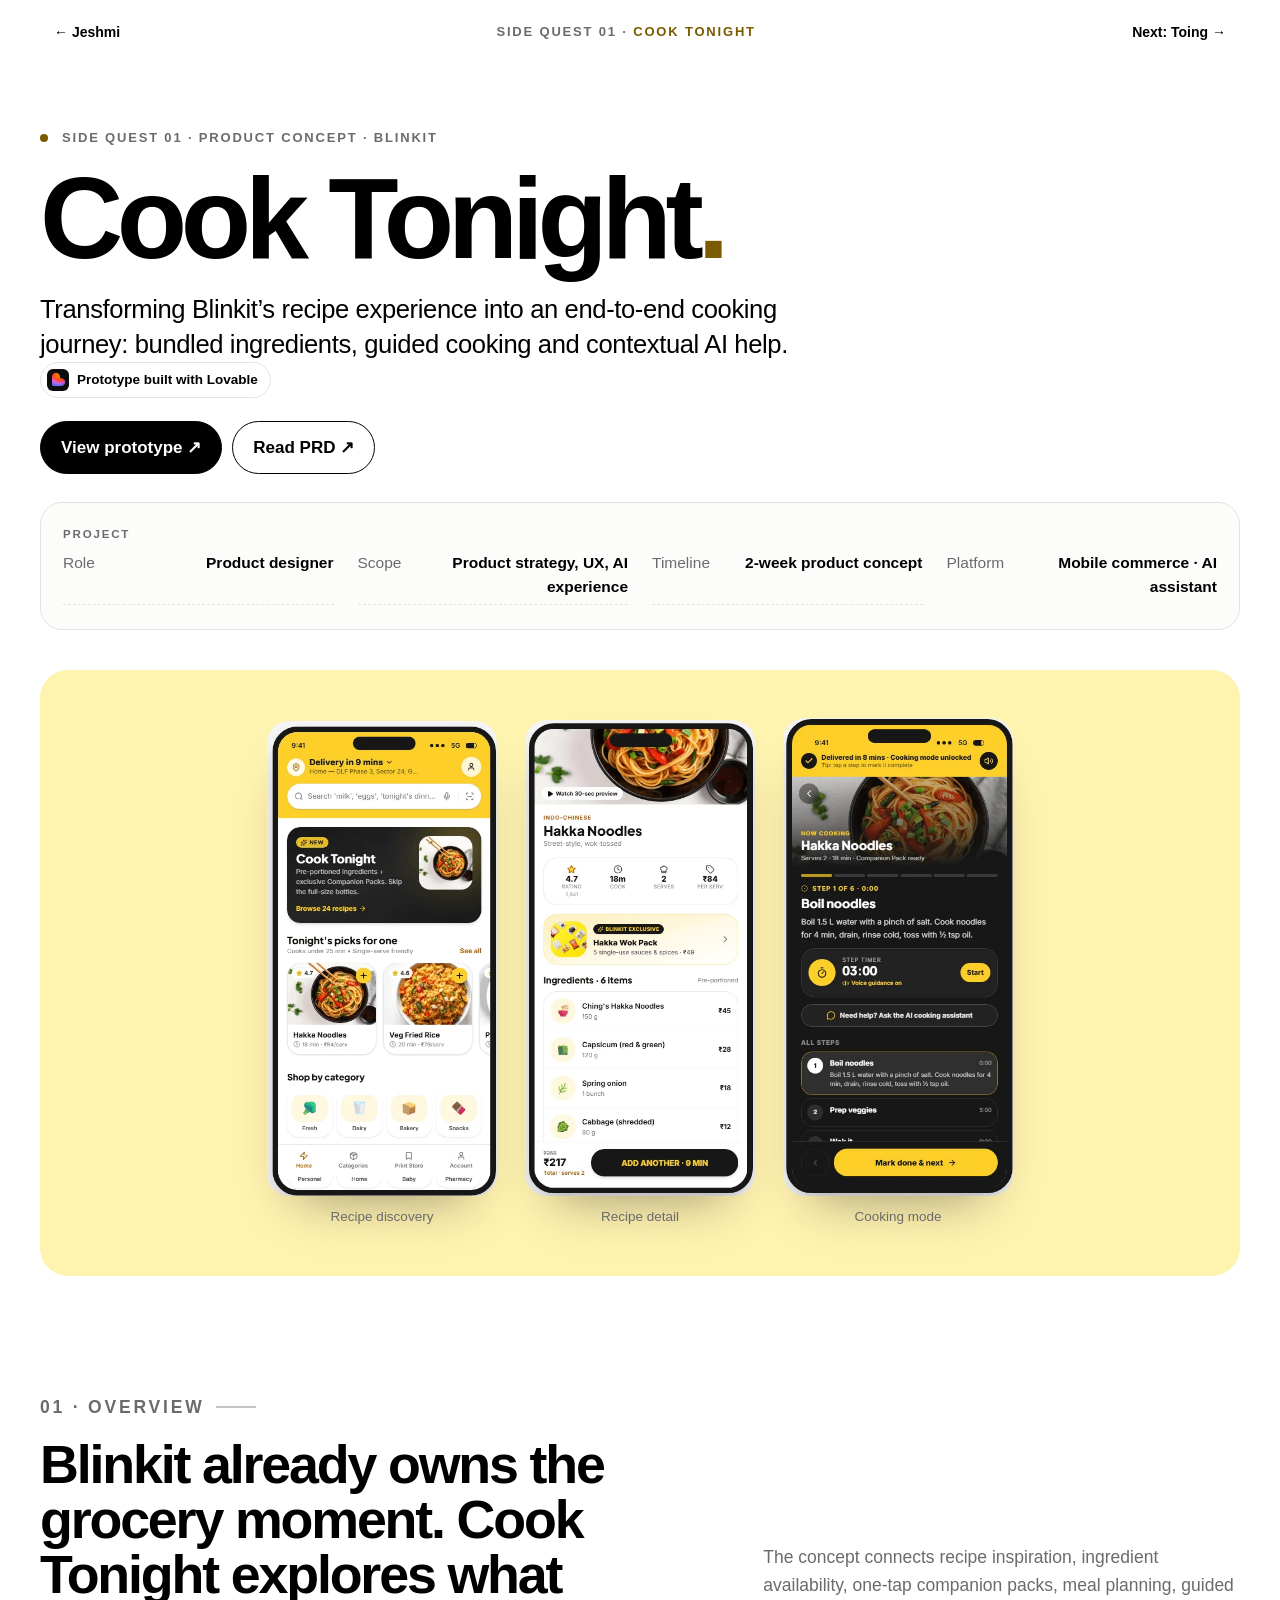
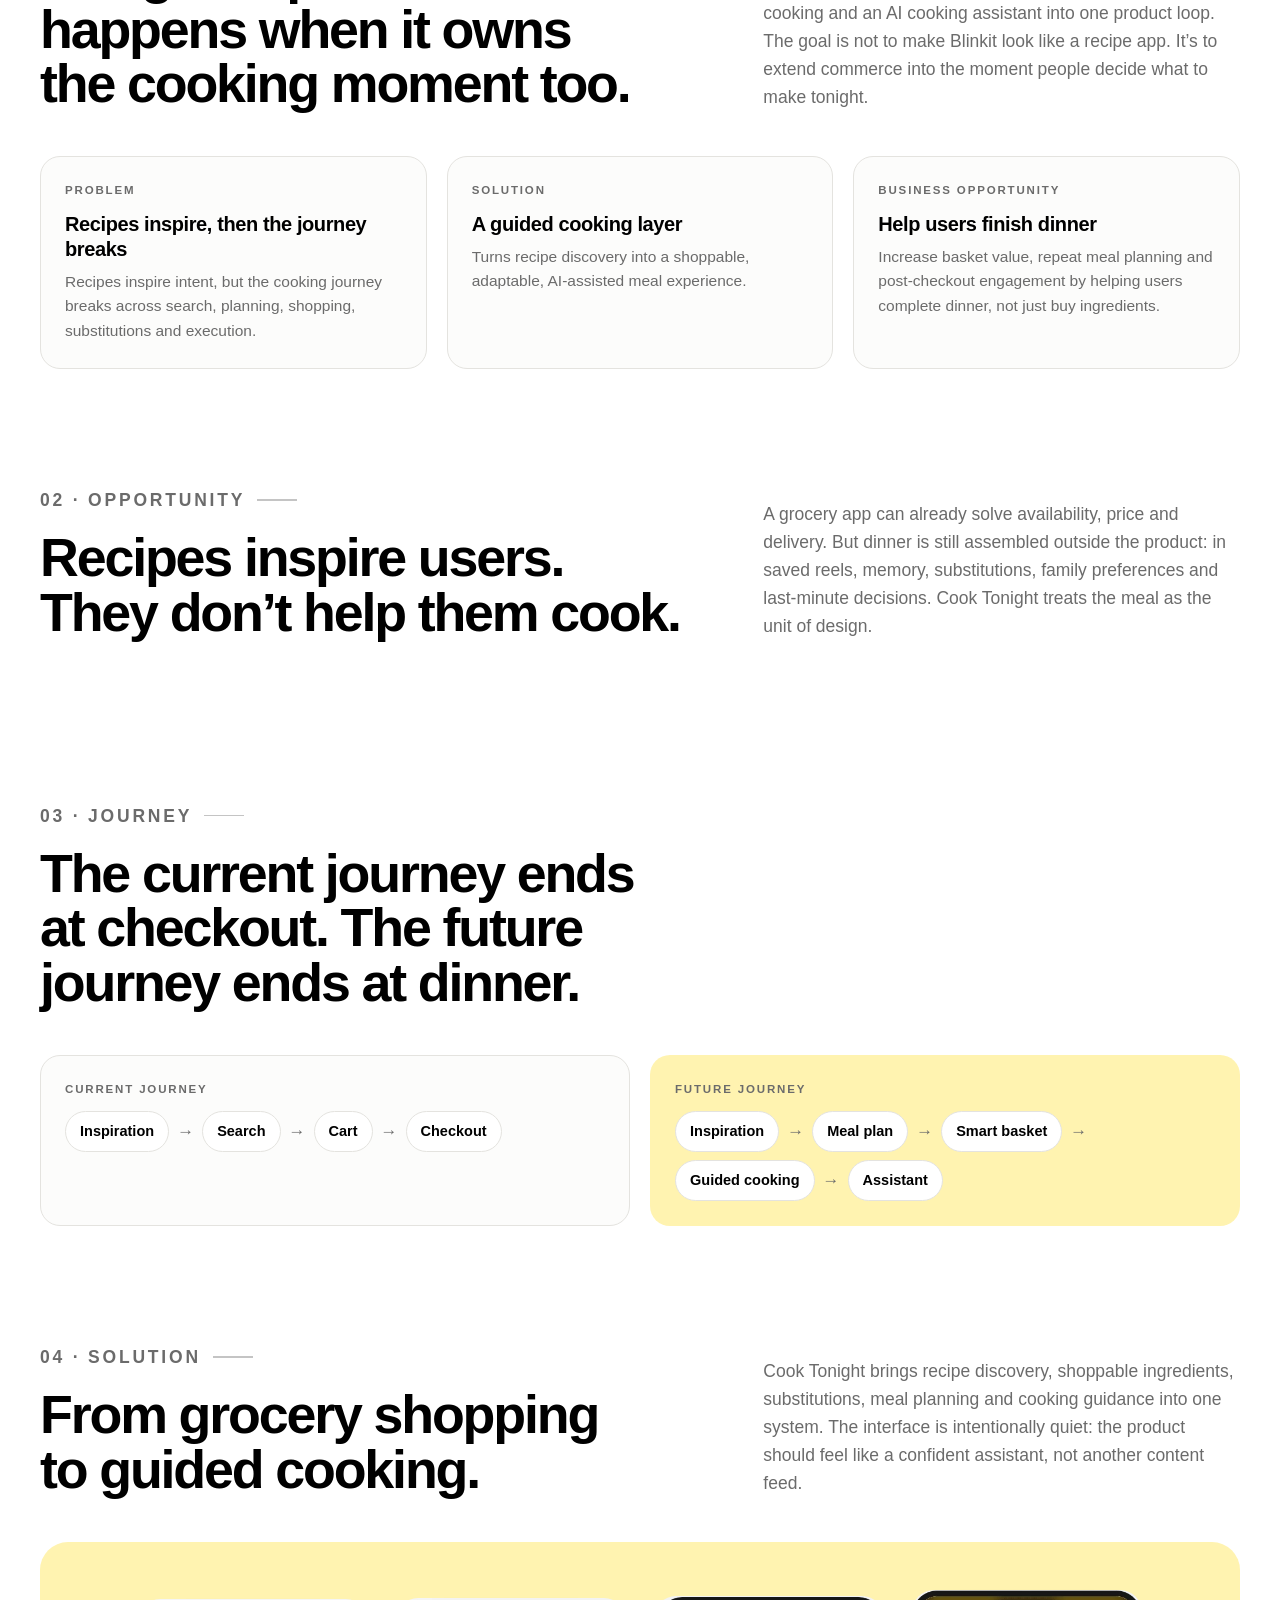
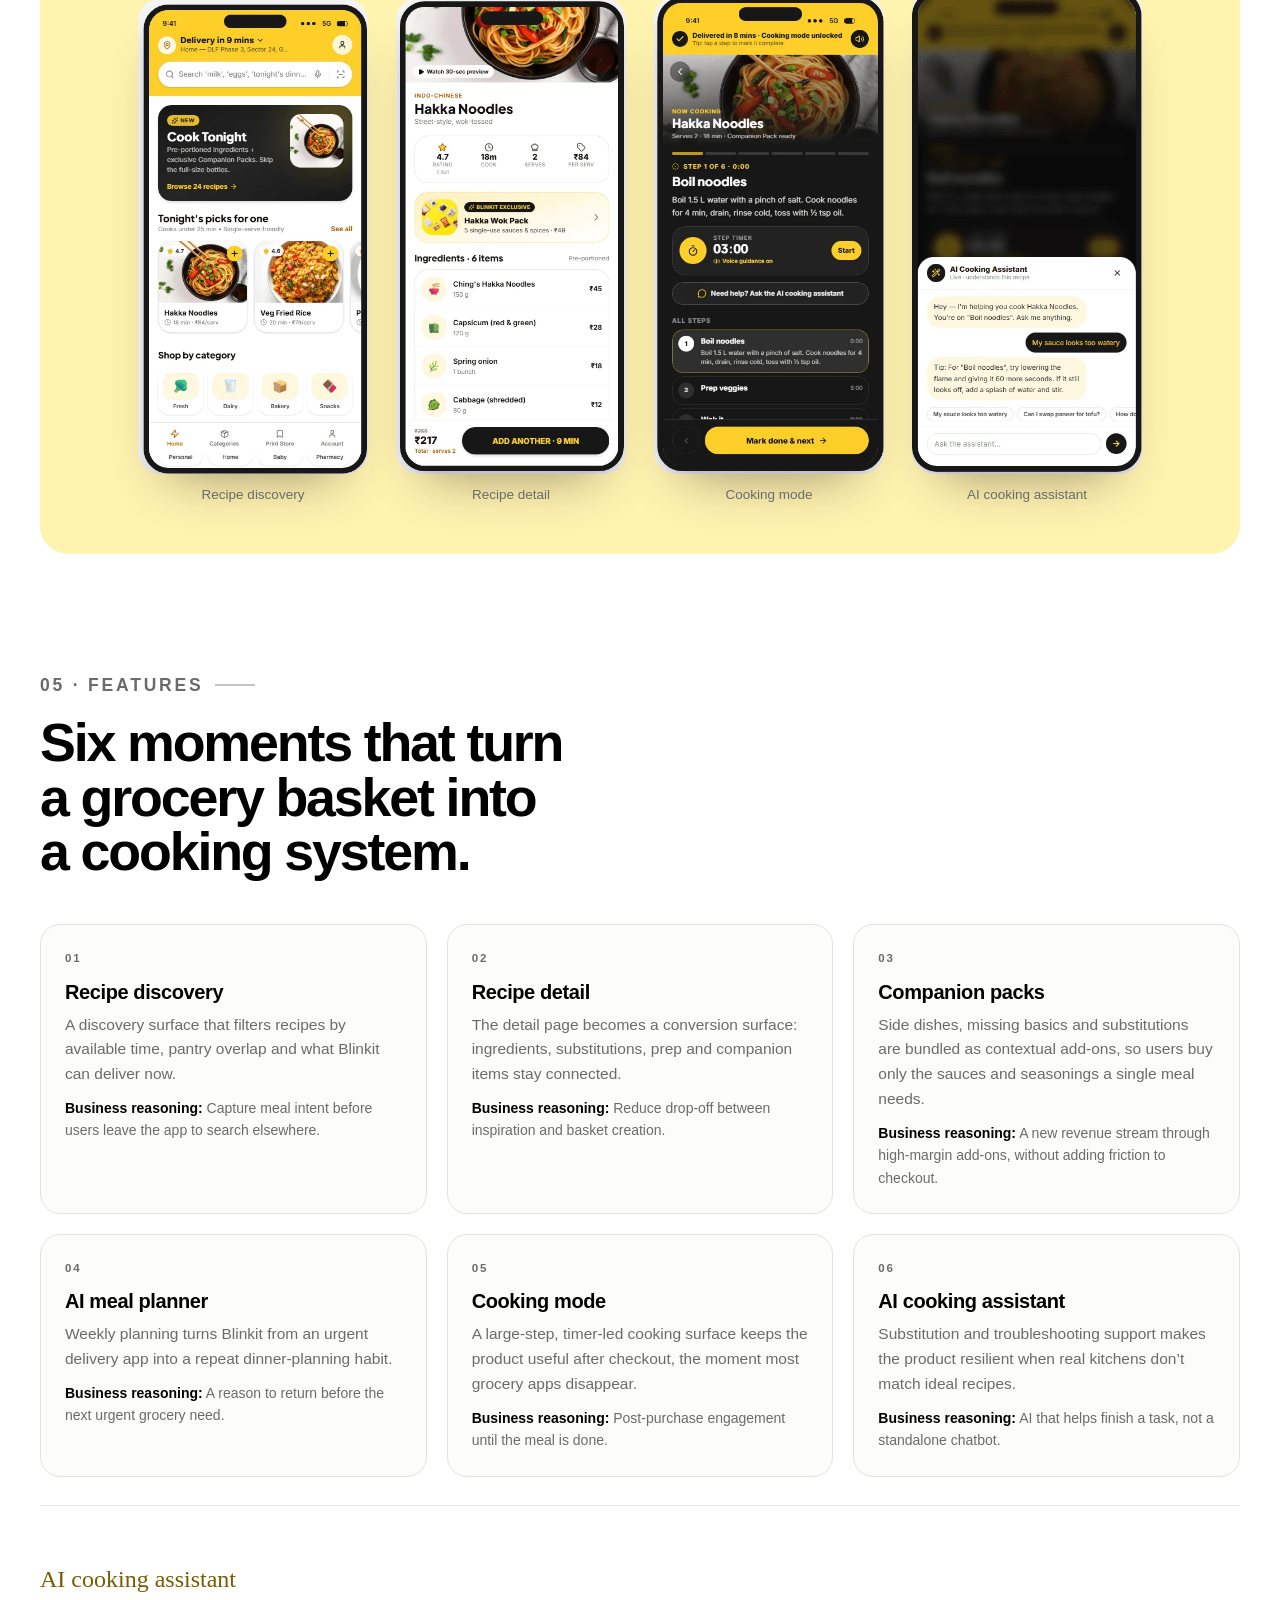
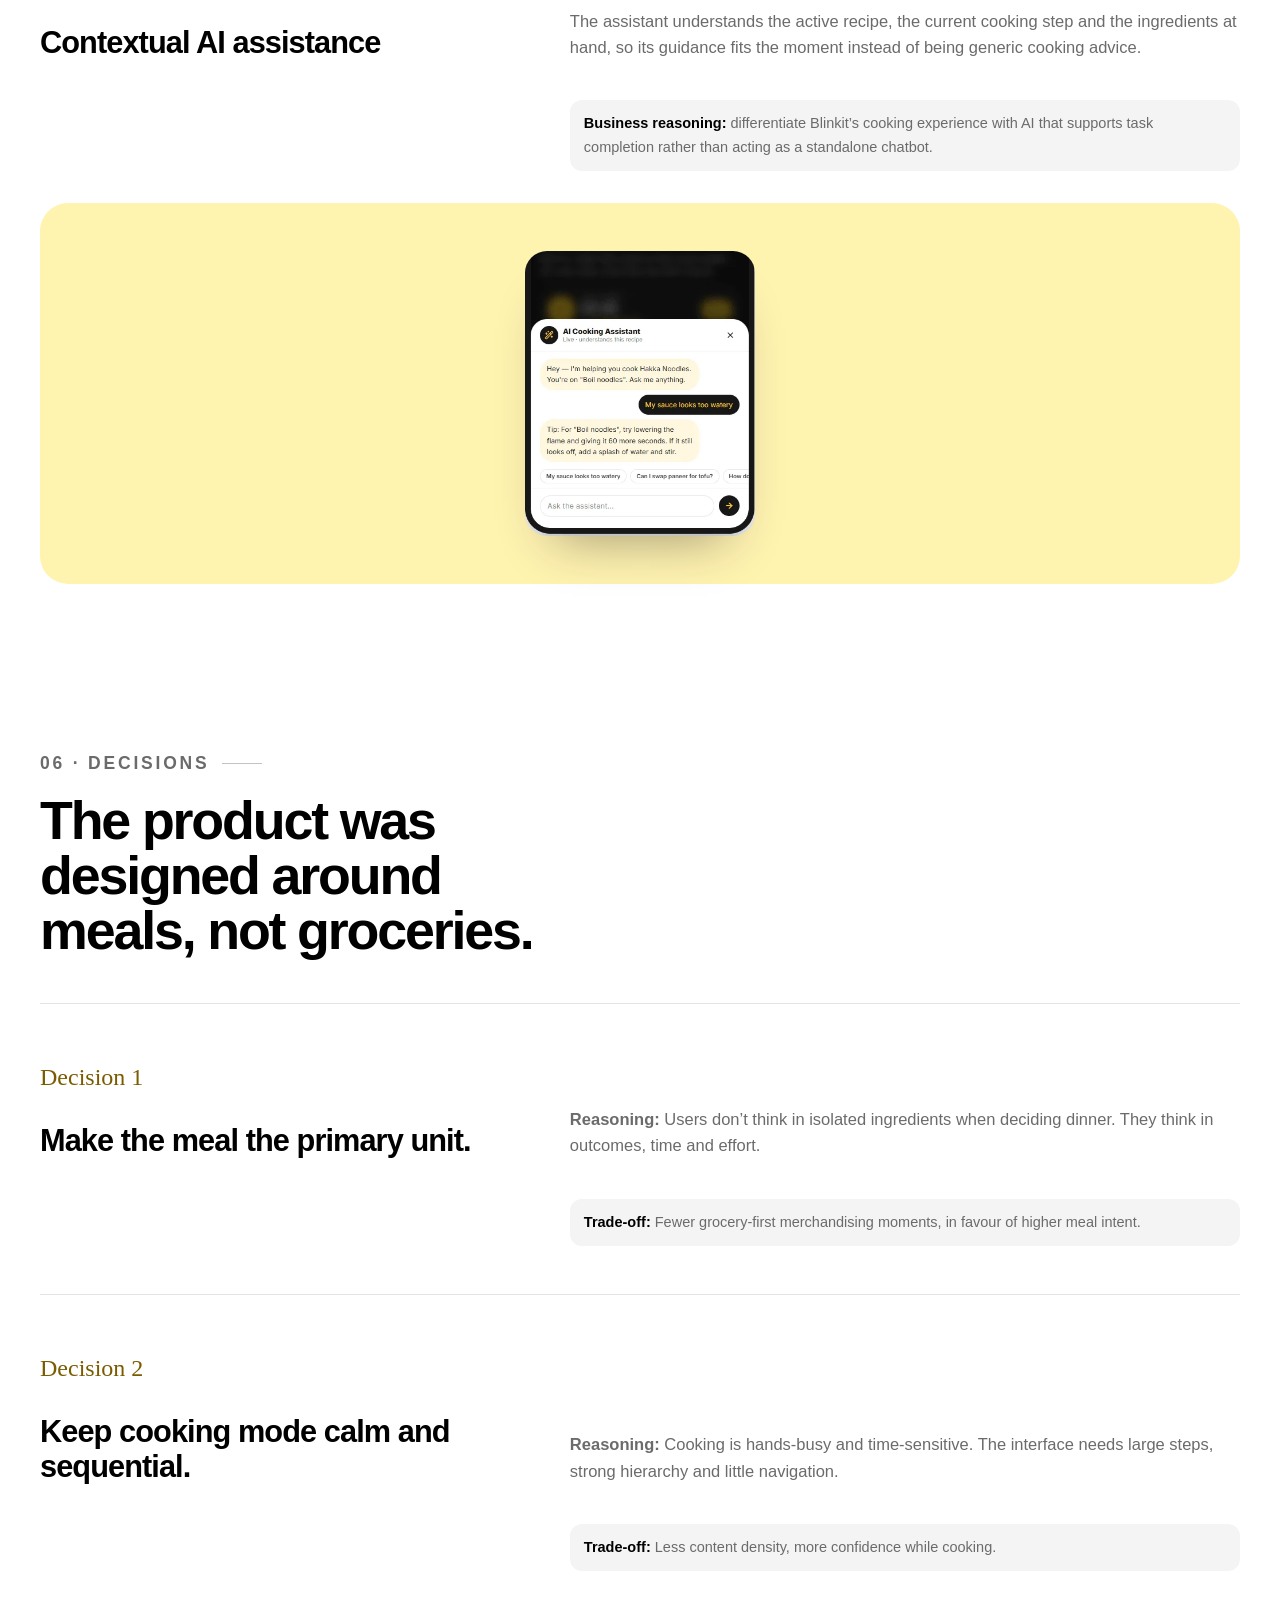
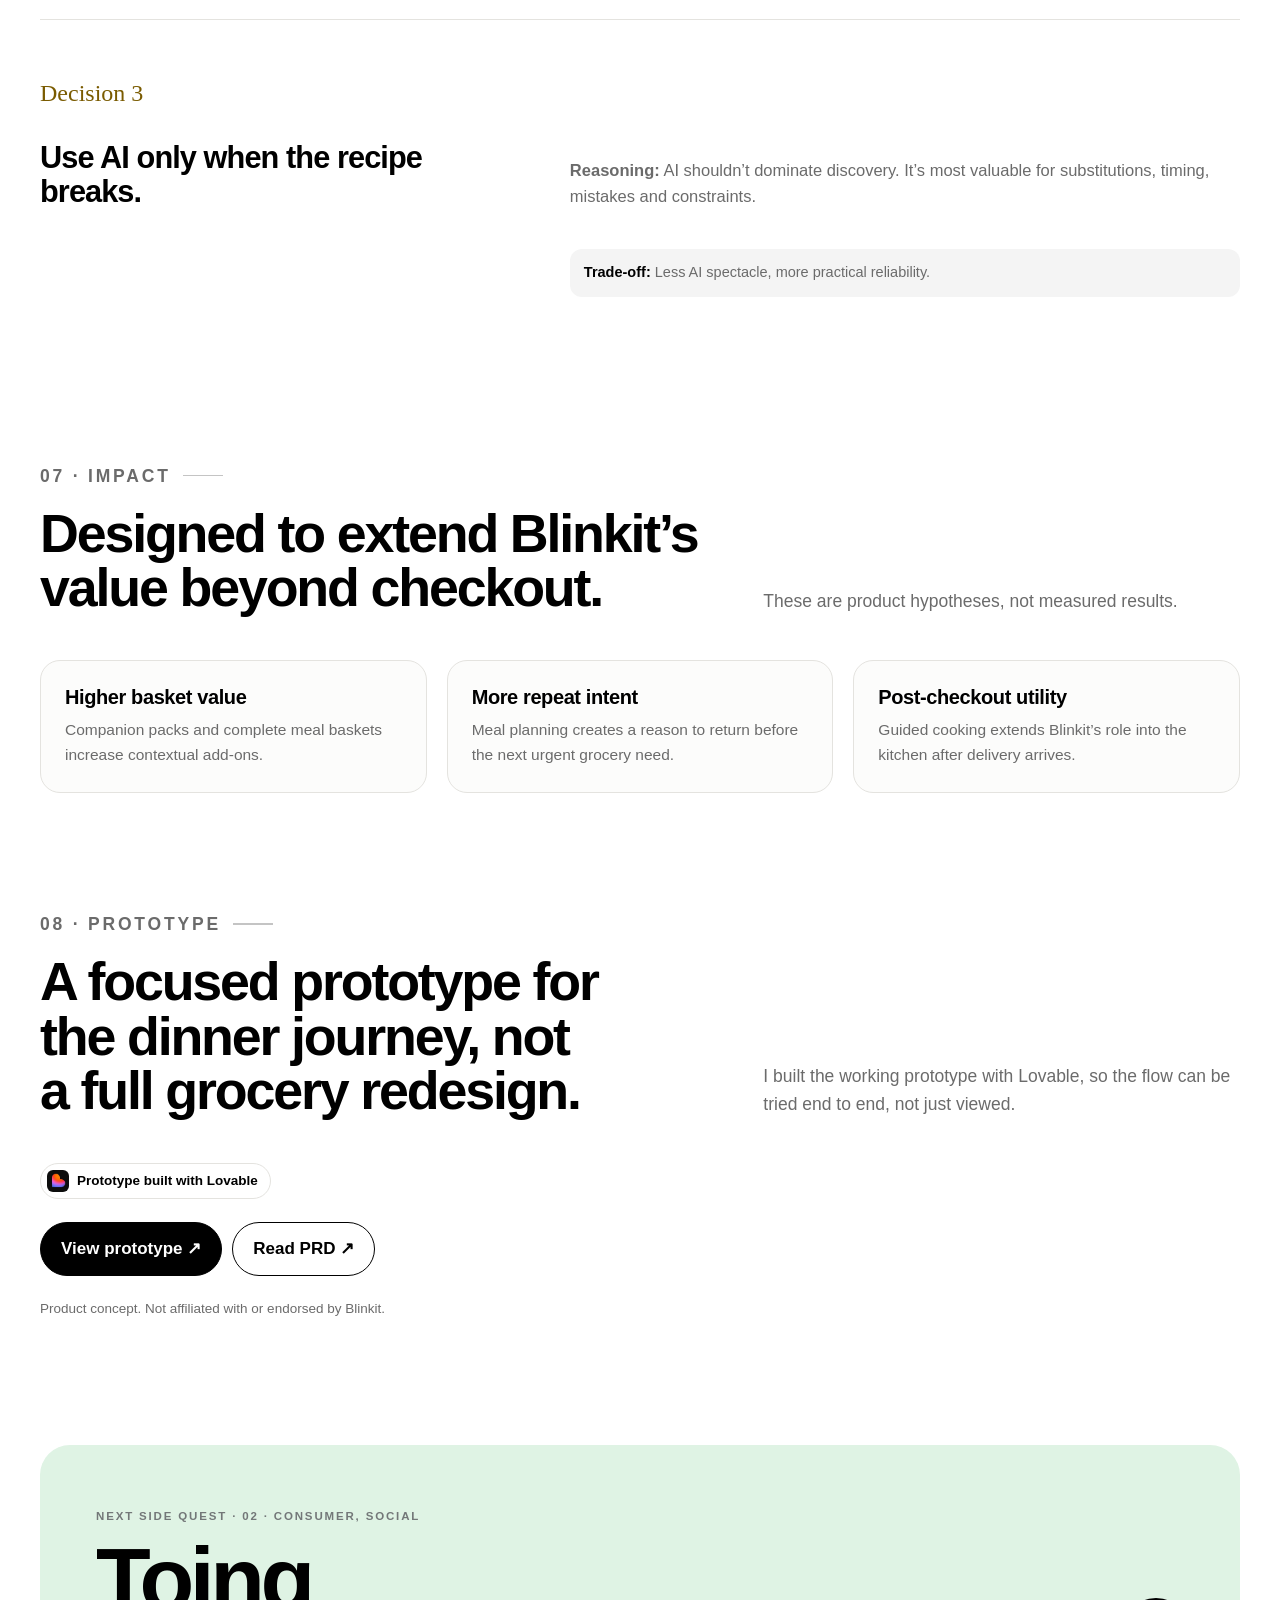
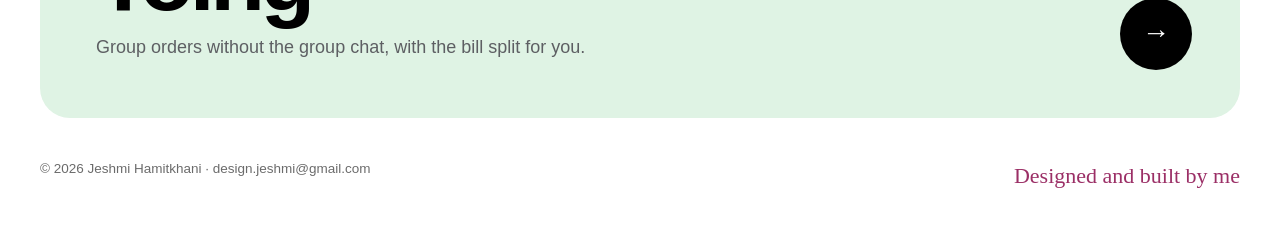
<file: blinkit.html>
<!doctype html>
<html lang="en"><head><meta charset="utf-8"><meta name="viewport" content="width=device-width, initial-scale=1, viewport-fit=cover">
<title>Cook Tonight · Jeshmi</title><meta property="og:type" content="article"><meta property="og:url" content="https://jeshmiportfolio.vercel.app/blinkit.html"><meta property="og:title" content="Cook Tonight · Jeshmi"><meta property="og:description" content="Cook Tonight, a Blinkit product concept by Jeshmi Hamitkhani: recipe discovery, ingredient bundles, guided cooking and an AI cooking assistant."><meta property="og:image" content="https://jeshmiportfolio.vercel.app/og.jpg"><meta property="og:image:width" content="1200"><meta property="og:image:height" content="630"><meta name="twitter:card" content="summary_large_image"><meta name="twitter:image" content="https://jeshmiportfolio.vercel.app/og.jpg"><link rel="icon" type="image/png" sizes="32x32" href="favicon-32.png"><link rel="icon" type="image/png" sizes="192x192" href="favicon-192.png"><link rel="apple-touch-icon" href="apple-touch-icon.png"><meta name="description" content="Cook Tonight, a Blinkit product concept by Jeshmi Hamitkhani: recipe discovery, ingredient bundles, guided cooking and an AI cooking assistant.">
<link rel="preconnect" href="https://fonts.googleapis.com"><link rel="preconnect" href="https://fonts.gstatic.com" crossorigin>
<link rel="preconnect" href="https://api.fontshare.com" crossorigin><link rel="stylesheet" href="https://api.fontshare.com/v2/css?f%5B%5D=general-sans@400,500,600&display=swap">
<link rel="stylesheet" href="cs.css">
<style>:root{--tint:#FFF3B0;--tint-ink:#7A5B00;--pa:#0C831F}.dec>.oshot{grid-column:1/-1;margin-top:8px}.oshot img[src*="o-pu-dec"]{padding:clamp(10px,2vw,22px);background:#fff}.oshot{margin:0;border-radius:14px;overflow:hidden;background:#fff;border:1px solid var(--line);box-shadow:0 40px 80px -48px rgba(40,20,40,.45)}.oshot img{display:block;width:100%;height:auto}
.aff-f{display:flex;flex-wrap:wrap;gap:8px;margin-top:20px}.aff-f button{display:inline-flex;align-items:center;gap:8px;padding:9px 16px;border-radius:999px;border:1px solid var(--line);background:#fff;font:600 14.5px var(--ui,inherit);color:var(--ink);cursor:pointer}.aff-f button i{width:10px;height:10px;border-radius:3px}.aff-f button[aria-pressed=true]{background:var(--ink);color:#fff;border-color:var(--ink)}
.aff-b{margin-top:16px;display:grid;grid-template-columns:repeat(5,minmax(0,1fr));gap:18px;padding:24px;border-radius:22px;background:#fff;border:1px solid var(--line)}
.aff-c{display:grid;gap:10px;align-content:start;transition:opacity .35s}.aff-c h4{font-size:19px;line-height:1.15;letter-spacing:-.02em;margin:0}.aff-c small{color:var(--muted);font-size:14px;padding-bottom:12px;border-bottom:2px solid var(--ink);margin-bottom:6px}
.aff-c .st{margin:0;background:var(--st);padding:14px 14px 18px;font:600 19px/1.25 Caveat,cursive;color:#2b2530;transform:rotate(var(--r));box-shadow:0 6px 10px -8px rgba(0,0,0,.35)}
.aff.f .aff-c{opacity:.22}.aff.f .aff-c.on{opacity:1}
.aff-s{margin-top:16px;display:flex;align-items:center;gap:16px;padding:16px 20px;border-radius:16px;background:var(--ink);color:#fff}.aff-s span{flex:none;background:#fff;color:var(--ink);font-weight:700;font-size:14px;padding:6px 12px;border-radius:999px}.aff-s p{margin:0;font-size:16px}
@media(max-width:1000px){.aff-b{grid-template-columns:repeat(2,minmax(0,1fr))}}@media(max-width:560px){.aff-b{grid-template-columns:1fr;padding:16px}.aff-s{flex-direction:column;align-items:flex-start}}.phones .iph{display:block;width:100%;padding:9px;border-radius:44px;background:#111;box-shadow:0 0 0 1.5px #3a3a3a inset,0 30px 50px -28px rgba(20,10,20,.55);position:relative}.phones .iph img{border-radius:35px;box-shadow:none;display:block}.phones .iph::after{content:'';position:absolute;top:17px;left:50%;translate:-50% 0;width:28%;height:20px;border-radius:12px;background:#111}.phones figure.m{flex-basis:250px}.tgp{display:flex;flex-wrap:wrap;gap:32px;align-items:flex-start;justify-content:center;padding:clamp(20px,4vw,48px);border-radius:28px;background:#DFE3DC;margin-top:8px}.tgside{display:grid;gap:18px;width:360px;max-width:100%}.splitctl{background:#fff;border-radius:20px;padding:16px;box-shadow:0 0 0 2px #FF4FC8,0 20px 40px -30px rgba(0,0,0,.4)}.splitctl .lab{margin:0 0 10px;font-size:12px;font-weight:800;letter-spacing:.1em;text-transform:uppercase;color:#C2187F}.seg{display:grid;gap:8px}.seg button{display:grid;gap:2px;text-align:left;padding:14px 16px;border-radius:14px;border:1.5px solid var(--line);background:#fff;cursor:pointer;font:inherit;color:var(--ink)}.seg button small{color:var(--muted);font-size:13px}.seg button[aria-checked=true]{border-color:#0B6B2B;background:#EEF7F0;box-shadow:0 0 0 3px rgba(11,107,43,.15)}.seg button[aria-checked=true] b::before{content:'● ';color:#0B6B2B}.tgp .pay{width:auto}.tgp iframe{width:448px;max-width:100%;height:930px;border:0;border-radius:24px;background:transparent}
.pay{border:0;margin:0;padding:16px;border-radius:20px;background:#fff;width:360px;max-width:100%;display:grid;gap:6px;box-shadow:0 20px 40px -30px rgba(0,0,0,.4)}.pay legend{float:left;font-weight:700;font-size:16px;padding:4px 0 8px}.pay label{display:flex;align-items:center;justify-content:space-between;gap:12px;padding:14px;border-radius:14px;cursor:pointer;flex-direction:row-reverse}.pay label:has(input:checked){background:#EEF7F0}.pay b{display:block;font-size:14.5px}.pay small{color:var(--muted);font-size:12.5px}.pay input{width:20px;height:20px;accent-color:#0B6B2B}.pay .off{opacity:.45;cursor:not-allowed}
.tghero{background:#018029;color:#fff}.tghero .kicker,.tghero .lede{color:rgba(255,255,255,.85)}.tghero h1{color:#fff}.tghero h1 span{color:#F472B6}.tghero .tldr{background:rgba(255,255,255,.08);border-color:rgba(255,255,255,.2)}.tghero .tldr dt,.tghero .facts span:first-child{color:rgba(255,255,255,.7)}.tghero .tldr dd,.tghero .facts span{color:#fff}.tghero .phones{background:rgba(255,255,255,.1)}.tghero .phones figcaption{color:rgba(255,255,255,.8)}.dec>.phones{grid-column:1/-1;margin-top:8px}.phones{display:flex;flex-wrap:wrap;gap:clamp(14px,2.4vw,28px);justify-content:center;align-items:flex-end;padding:clamp(24px,4vw,48px);border-radius:28px;background:var(--tint)}
.phones figure{margin:0;display:grid;gap:10px;justify-items:center;flex:0 1 230px}.phones img{width:100%;height:auto;border-radius:22px;box-shadow:0 30px 50px -30px rgba(30,20,30,.45);background:#fff}.phones figcaption{font-size:13.5px;color:var(--muted);text-align:center}
.tbl{width:100%;border-collapse:collapse;font-size:15.5px}.tbl th{text-align:left;font-size:12px;letter-spacing:.1em;text-transform:uppercase;color:var(--muted);padding:12px 14px;border-bottom:2px solid var(--ink)}.tbl td{padding:14px;border-bottom:1px solid var(--line);vertical-align:top}.tbl td:first-child{font-weight:700}.tbl td:last-child{color:var(--tint-ink);font-weight:700}
.chips2{display:flex;flex-wrap:wrap;gap:8px;align-items:center}.chips2 span{padding:8px 14px;border-radius:999px;background:#fff;border:1px solid var(--line);font-weight:600;font-size:14.5px}.chips2 i{color:var(--muted);font-style:normal}
.btns{display:flex;flex-wrap:wrap;gap:10px;margin-top:22px}.btns a{padding:12px 20px;border-radius:999px;font-weight:700;text-decoration:none;border:1.5px solid var(--ink);color:var(--ink)}.btns a.p{background:var(--ink);color:#fff}
.made{display:inline-flex;align-items:center;gap:8px;padding:6px 12px 6px 6px;border-radius:999px;background:#fff;border:1px solid var(--line);font-weight:700;font-size:13.5px}.made img{width:22px;height:22px;border-radius:6px}</style></head><body><header class="top"><div class="wrap"><a href="./#explore" aria-label="Back to Jeshmi's portfolio">← Jeshmi</a><span class="crumb">Side quest 01 · <b>Cook Tonight</b></span><a href="toing.html">Next: Toing →</a></div><i class="progress" aria-hidden="true"></i></header><main><section class="hero"><div class="wrap"><p class="kicker rv"><i class="dot"></i>Side quest 01 · Product concept · Blinkit</p><h1 class="rv" style="--d:1">Cook Tonight<span>.</span></h1><p class="lede rv" style="--d:2">Transforming Blinkit’s recipe experience into an end-to-end cooking journey: bundled ingredients, guided cooking and contextual AI help.</p>
<div class="rv" style="--d:3"><span class="made"><img src="img/tool-lovable.png" alt="">Prototype built with Lovable</span><div class="btns"><a class="p" href="https://blinkitrecipe.lovable.app/" target="_blank" rel="noopener">View prototype ↗</a><a href="https://drive.google.com/file/d/1Q8aOf-Y_iiu2zdqYtConvwJl_48LPtrc/view?usp=drive_link" target="_blank" rel="noopener">Read PRD ↗</a></div></div><dl class="tldr rv" style="--d:3;margin-top:28px"><div style="grid-column:1/-1"><dt>Project</dt><dd class="facts" style="display:grid;grid-template-columns:repeat(auto-fit,minmax(180px,1fr));gap:4px 24px"><div><span>Role</span><span>Product designer</span></div><div><span>Scope</span><span>Product strategy, UX, AI experience</span></div><div><span>Timeline</span><span>2-week product concept</span></div><div><span>Platform</span><span>Mobile commerce · AI assistant</span></div></dd></div></dl></div>
<div class="wrap" style="margin-top:40px"><div class="phones rv"><figure><img src="img/cs/bk-discovery.webp" alt="Recipe discovery with Cook Tonight on the Blinkit home" loading="lazy" decoding="async"><figcaption>Recipe discovery</figcaption></figure><figure><img src="img/cs/bk-detail.webp" alt="Recipe detail with ingredients" loading="lazy" decoding="async"><figcaption>Recipe detail</figcaption></figure><figure><img src="img/cs/bk-cart.webp" alt="Cooking mode with step-by-step instructions and a timer" loading="lazy" decoding="async"><figcaption>Cooking mode</figcaption></figure></div></div></section><section class="sec"><div class="wrap"><div class="sh rv"><div><p class="num">01 · Overview</p><h2>Blinkit already owns the grocery moment. Cook Tonight explores what happens when it owns the cooking moment too.</h2></div><p>The concept connects recipe inspiration, ingredient availability, one-tap companion packs, meal planning, guided cooking and an AI cooking assistant into one product loop. The goal is not to make Blinkit look like a recipe app. It’s to extend commerce into the moment people decide what to make tonight.</p></div><div class="g3"><div class="card rv" style="--d:0"><span class=lab>Problem</span><h3>Recipes inspire, then the journey breaks</h3><p>Recipes inspire intent, but the cooking journey breaks across search, planning, shopping, substitutions and execution.</p></div><div class="card rv" style="--d:1"><span class=lab>Solution</span><h3>A guided cooking layer</h3><p>Turns recipe discovery into a shoppable, adaptable, AI-assisted meal experience.</p></div><div class="card rv" style="--d:2"><span class=lab>Business opportunity</span><h3>Help users finish dinner</h3><p>Increase basket value, repeat meal planning and post-checkout engagement by helping users complete dinner, not just buy ingredients.</p></div></div></div></section><section class="sec"><div class="wrap"><div class="sh rv"><div><p class="num">02 · Opportunity</p><h2>Recipes inspire users. They don’t help them cook.</h2></div><p>A grocery app can already solve availability, price and delivery. But dinner is still assembled outside the product: in saved reels, memory, substitutions, family preferences and last-minute decisions. Cook Tonight treats the meal as the unit of design.</p></div></div></section><section class="sec"><div class="wrap"><div class="sh rv"><div><p class="num">03 · Journey</p><h2>The current journey ends at checkout. The future journey ends at dinner.</h2></div><span></span></div><div class="g2"><div class="card rv"><span class="lab">Current journey</span><div class="chips2"><span>Inspiration</span><i>→</i><span>Search</span><i>→</i><span>Cart</span><i>→</i><span>Checkout</span></div></div><div class="card t rv" style="--d:1"><span class="lab">Future journey</span><div class="chips2"><span>Inspiration</span><i>→</i><span>Meal plan</span><i>→</i><span>Smart basket</span><i>→</i><span>Guided cooking</span><i>→</i><span>Assistant</span></div></div></div></div></section><section class="sec"><div class="wrap"><div class="sh rv"><div><p class="num">04 · Solution</p><h2>From grocery shopping to guided cooking.</h2></div><p>Cook Tonight brings recipe discovery, shoppable ingredients, substitutions, meal planning and cooking guidance into one system. The interface is intentionally quiet: the product should feel like a confident assistant, not another content feed.</p></div><div class="phones rv"><figure><img src="img/cs/bk-discovery.webp" alt="Recipe discovery" loading="lazy" decoding="async"><figcaption>Recipe discovery</figcaption></figure><figure><img src="img/cs/bk-detail.webp" alt="Recipe detail" loading="lazy" decoding="async"><figcaption>Recipe detail</figcaption></figure><figure><img src="img/cs/bk-cart.webp" alt="Cooking mode" loading="lazy" decoding="async"><figcaption>Cooking mode</figcaption></figure><figure><img src="img/cs/bk-solution.webp" alt="The AI cooking assistant over cooking mode" loading="lazy" decoding="async"><figcaption>AI cooking assistant</figcaption></figure></div></div></section><section class="sec"><div class="wrap"><div class="sh rv"><div><p class="num">05 · Features</p><h2>Six moments that turn a grocery basket into a cooking system.</h2></div><span></span></div><div class="g3"><div class="card rv" style="--d:0"><span class="lab">01</span><h3>Recipe discovery</h3><p>A discovery surface that filters recipes by available time, pantry overlap and what Blinkit can deliver now.</p><p style="margin-top:10px;font-size:14px"><b style="color:var(--ink)">Business reasoning:</b> Capture meal intent before users leave the app to search elsewhere.</p></div><div class="card rv" style="--d:1"><span class="lab">02</span><h3>Recipe detail</h3><p>The detail page becomes a conversion surface: ingredients, substitutions, prep and companion items stay connected.</p><p style="margin-top:10px;font-size:14px"><b style="color:var(--ink)">Business reasoning:</b> Reduce drop-off between inspiration and basket creation.</p></div><div class="card rv" style="--d:2"><span class="lab">03</span><h3>Companion packs</h3><p>Side dishes, missing basics and substitutions are bundled as contextual add-ons, so users buy only the sauces and seasonings a single meal needs.</p><p style="margin-top:10px;font-size:14px"><b style="color:var(--ink)">Business reasoning:</b> A new revenue stream through high-margin add-ons, without adding friction to checkout.</p></div><div class="card rv" style="--d:0"><span class="lab">04</span><h3>AI meal planner</h3><p>Weekly planning turns Blinkit from an urgent delivery app into a repeat dinner-planning habit.</p><p style="margin-top:10px;font-size:14px"><b style="color:var(--ink)">Business reasoning:</b> A reason to return before the next urgent grocery need.</p></div><div class="card rv" style="--d:1"><span class="lab">05</span><h3>Cooking mode</h3><p>A large-step, timer-led cooking surface keeps the product useful after checkout, the moment most grocery apps disappear.</p><p style="margin-top:10px;font-size:14px"><b style="color:var(--ink)">Business reasoning:</b> Post-purchase engagement until the meal is done.</p></div><div class="card rv" style="--d:2"><span class="lab">06</span><h3>AI cooking assistant</h3><p>Substitution and troubleshooting support makes the product resilient when real kitchens don’t match ideal recipes.</p><p style="margin-top:10px;font-size:14px"><b style="color:var(--ink)">Business reasoning:</b> AI that helps finish a task, not a standalone chatbot.</p></div></div><div class="dec rv" style="margin-top:28px"><div><p class="hmw">AI cooking assistant</p><h3>Contextual AI assistance</h3><p>The assistant understands the active recipe, the current cooking step and the ingredients at hand, so its guidance fits the moment instead of being generic cooking advice.</p><p class="to"><b>Business reasoning:</b> differentiate Blinkit’s cooking experience with AI that supports task completion rather than acting as a standalone chatbot.</p></div><div class="phones rv"><figure><img src="img/cs/bk-assistant.webp" alt="AI cooking assistant answering a question about watery sauce" loading="lazy" decoding="async"></figure></div></div></div></section><section class="sec"><div class="wrap"><div class="sh rv"><div><p class="num">06 · Decisions</p><h2>The product was designed around meals, not groceries.</h2></div><span></span></div><div class="dec rv"><div><p class="hmw">Decision 1</p><h3>Make the meal the primary unit.</h3><p><b>Reasoning:</b> Users don’t think in isolated ingredients when deciding dinner. They think in outcomes, time and effort.</p><p class="to"><b>Trade-off:</b> Fewer grocery-first merchandising moments, in favour of higher meal intent.</p></div></div><div class="dec rv"><div><p class="hmw">Decision 2</p><h3>Keep cooking mode calm and sequential.</h3><p><b>Reasoning:</b> Cooking is hands-busy and time-sensitive. The interface needs large steps, strong hierarchy and little navigation.</p><p class="to"><b>Trade-off:</b> Less content density, more confidence while cooking.</p></div></div><div class="dec rv"><div><p class="hmw">Decision 3</p><h3>Use AI only when the recipe breaks.</h3><p><b>Reasoning:</b> AI shouldn’t dominate discovery. It’s most valuable for substitutions, timing, mistakes and constraints.</p><p class="to"><b>Trade-off:</b> Less AI spectacle, more practical reliability.</p></div></div></div></section><section class="sec"><div class="wrap"><div class="sh rv"><div><p class="num">07 · Impact</p><h2>Designed to extend Blinkit’s value beyond checkout.</h2></div><p>These are product hypotheses, not measured results.</p></div><div class="g3"><div class="card rv" style="--d:0"><h3>Higher basket value</h3><p>Companion packs and complete meal baskets increase contextual add-ons.</p></div><div class="card rv" style="--d:1"><h3>More repeat intent</h3><p>Meal planning creates a reason to return before the next urgent grocery need.</p></div><div class="card rv" style="--d:2"><h3>Post-checkout utility</h3><p>Guided cooking extends Blinkit’s role into the kitchen after delivery arrives.</p></div></div></div></section><section class="sec"><div class="wrap"><div class="sh rv"><div><p class="num">08 · Prototype</p><h2>A focused prototype for the dinner journey, not a full grocery redesign.</h2></div><p>I built the working prototype with Lovable, so the flow can be tried end to end, not just viewed.</p></div><div class="rv"><span class="made"><img src="img/tool-lovable.png" alt="">Prototype built with Lovable</span><div class="btns"><a class="p" href="https://blinkitrecipe.lovable.app/" target="_blank" rel="noopener">View prototype ↗</a><a href="https://drive.google.com/file/d/1Q8aOf-Y_iiu2zdqYtConvwJl_48LPtrc/view?usp=drive_link" target="_blank" rel="noopener">Read PRD ↗</a></div><p class="concept" style="margin-top:22px">Product concept. Not affiliated with or endorsed by Blinkit.</p></div></div></section></main><div class="wrap"><a class="next rv" href="toing.html" style="--ntint:#DFF3E4"><span class="lab">Next side quest · 02 · Consumer, social</span><h2>Toing</h2><p>Group orders without the group chat, with the bill split for you.</p><span class="go" aria-hidden="true">→</span></a></div><div class="wrap"><div class="foot"><span>© 2026 Jeshmi Hamitkhani · design.jeshmi@gmail.com</span><span>Designed and built by me</span></div></div><script src="cs.js"></script></body></html>
</file>
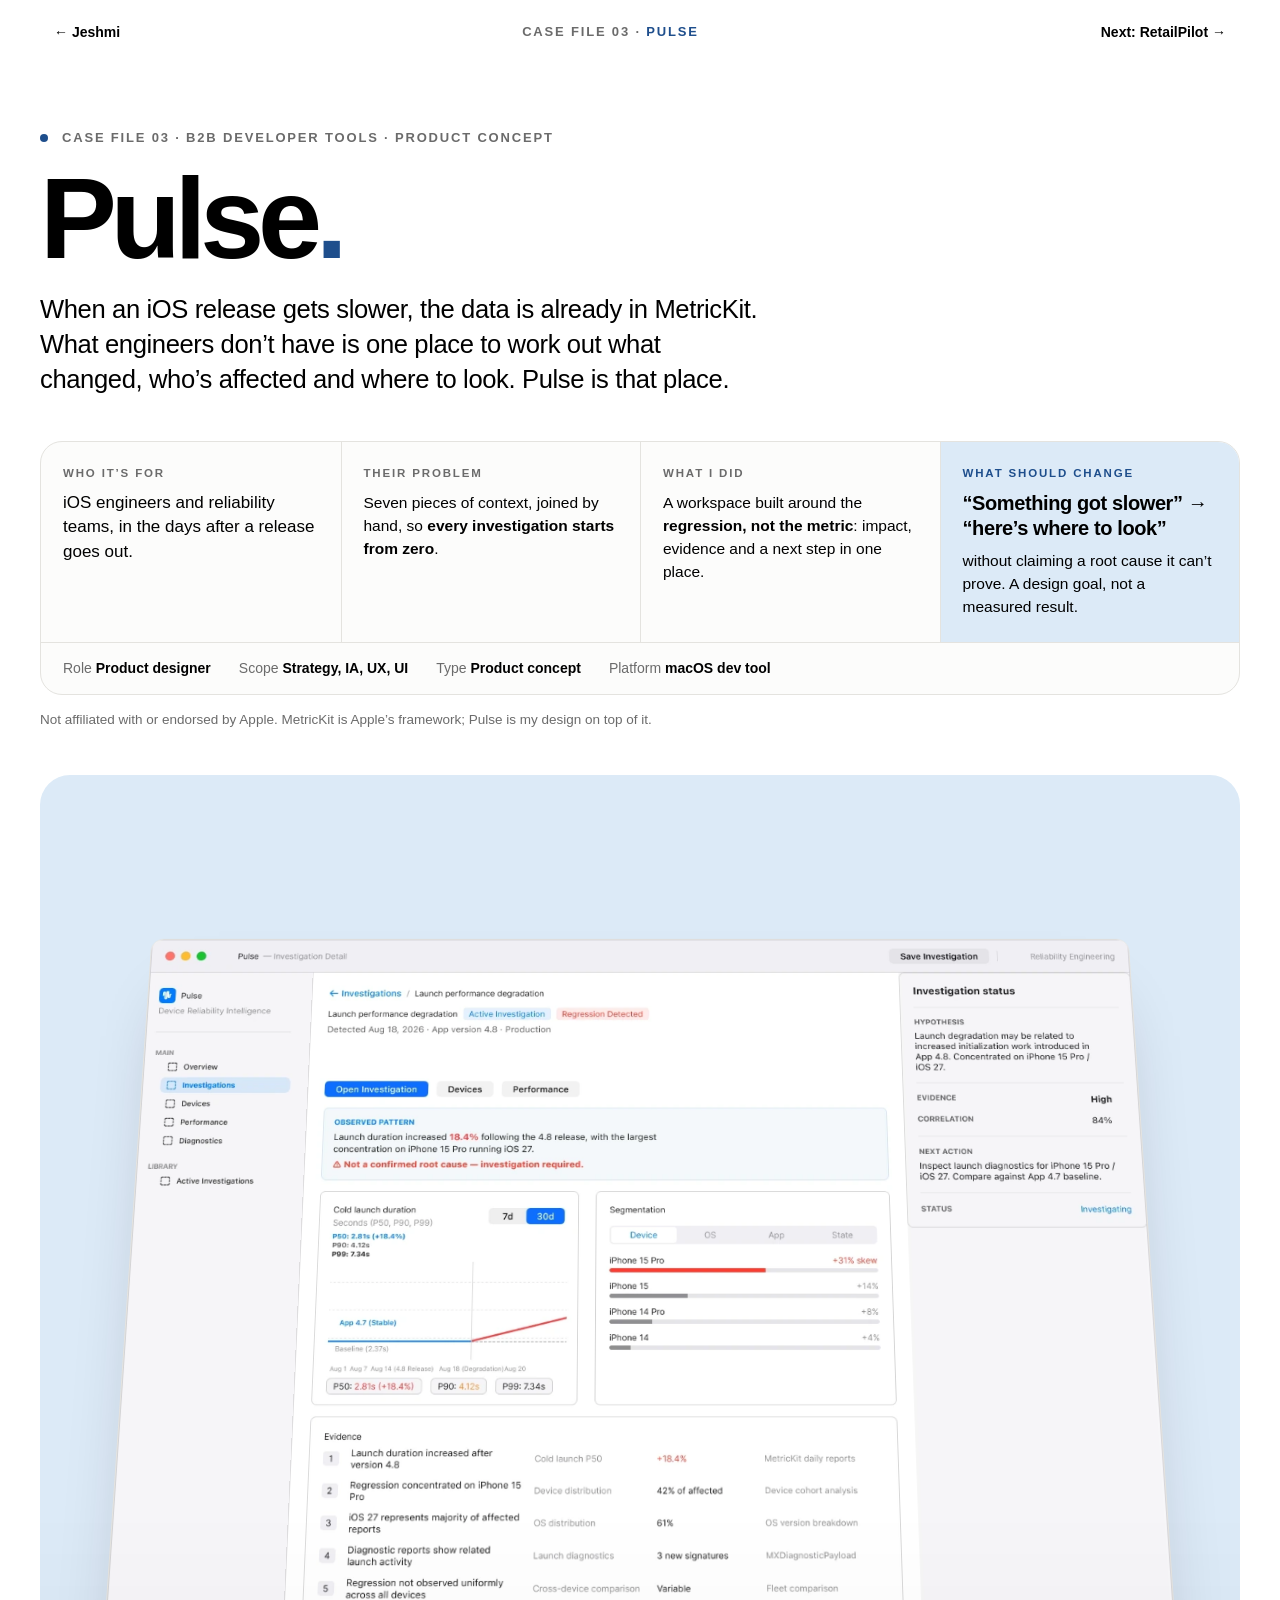
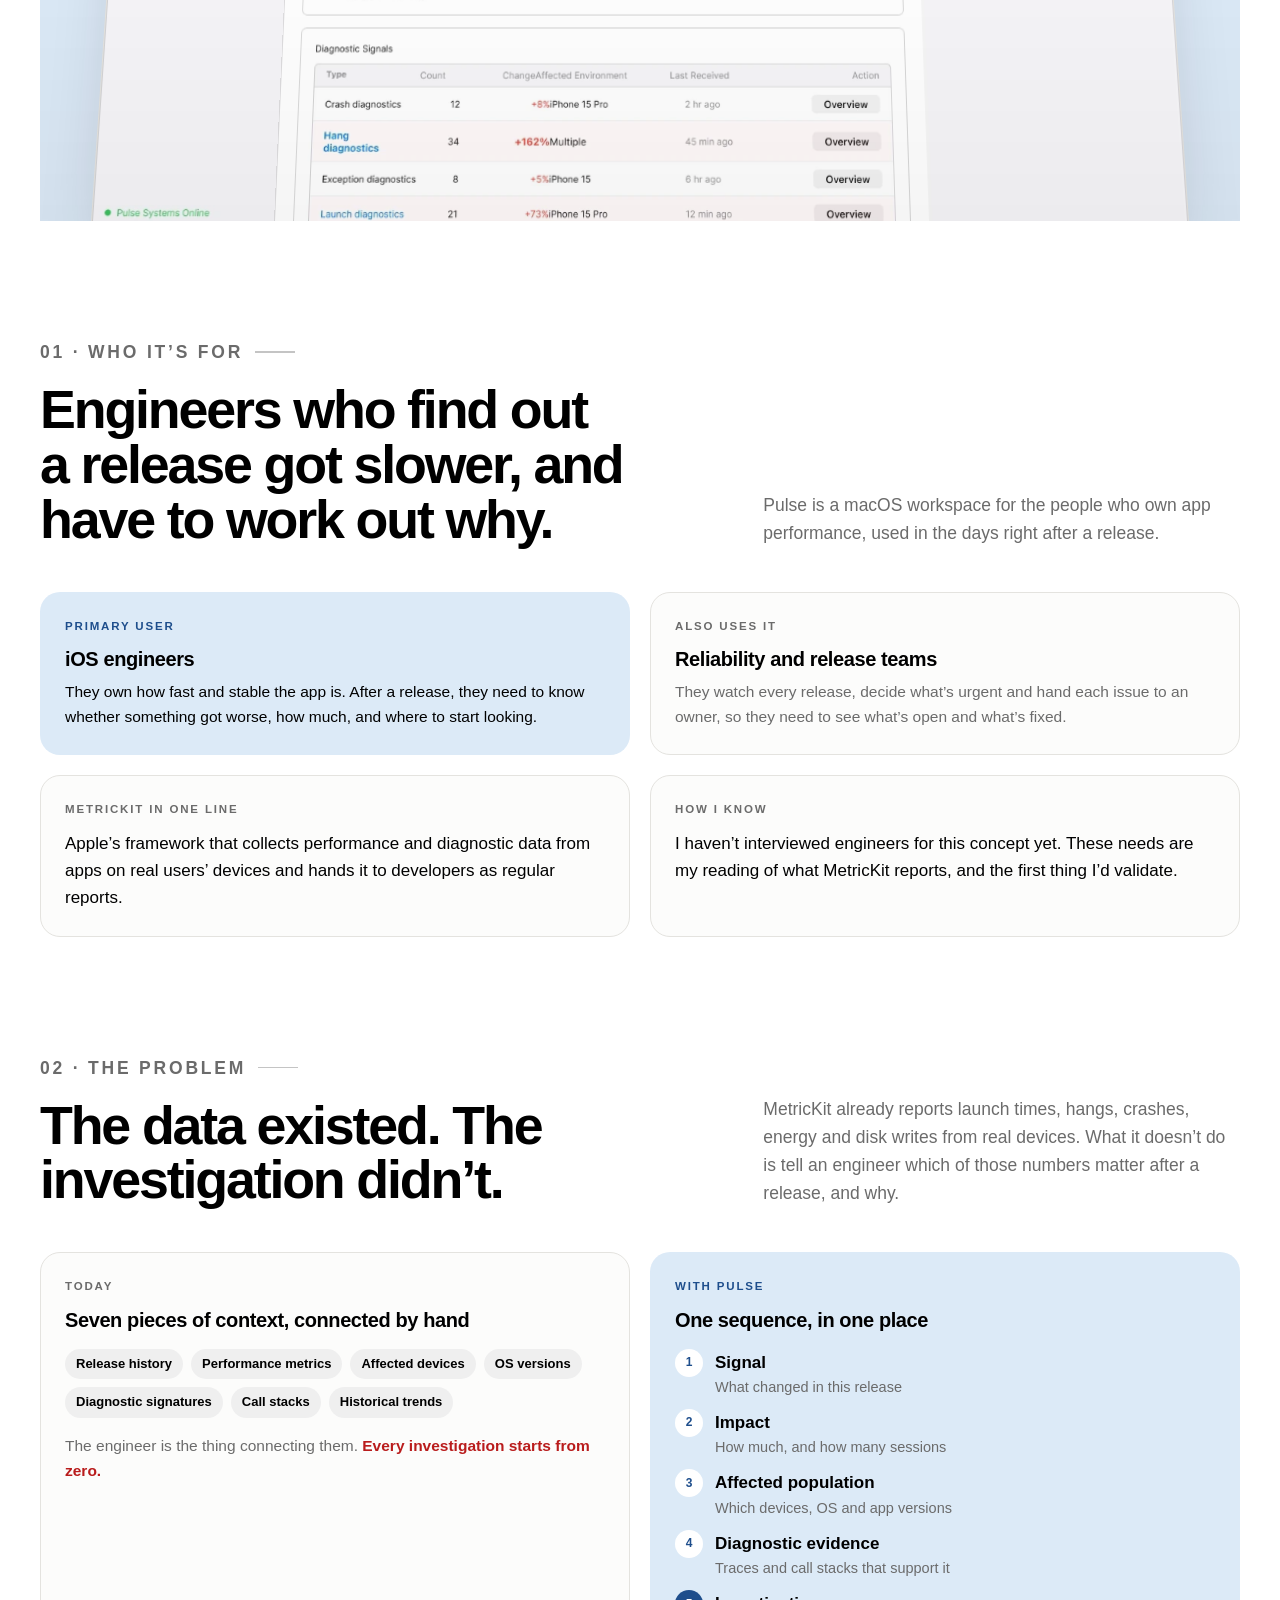
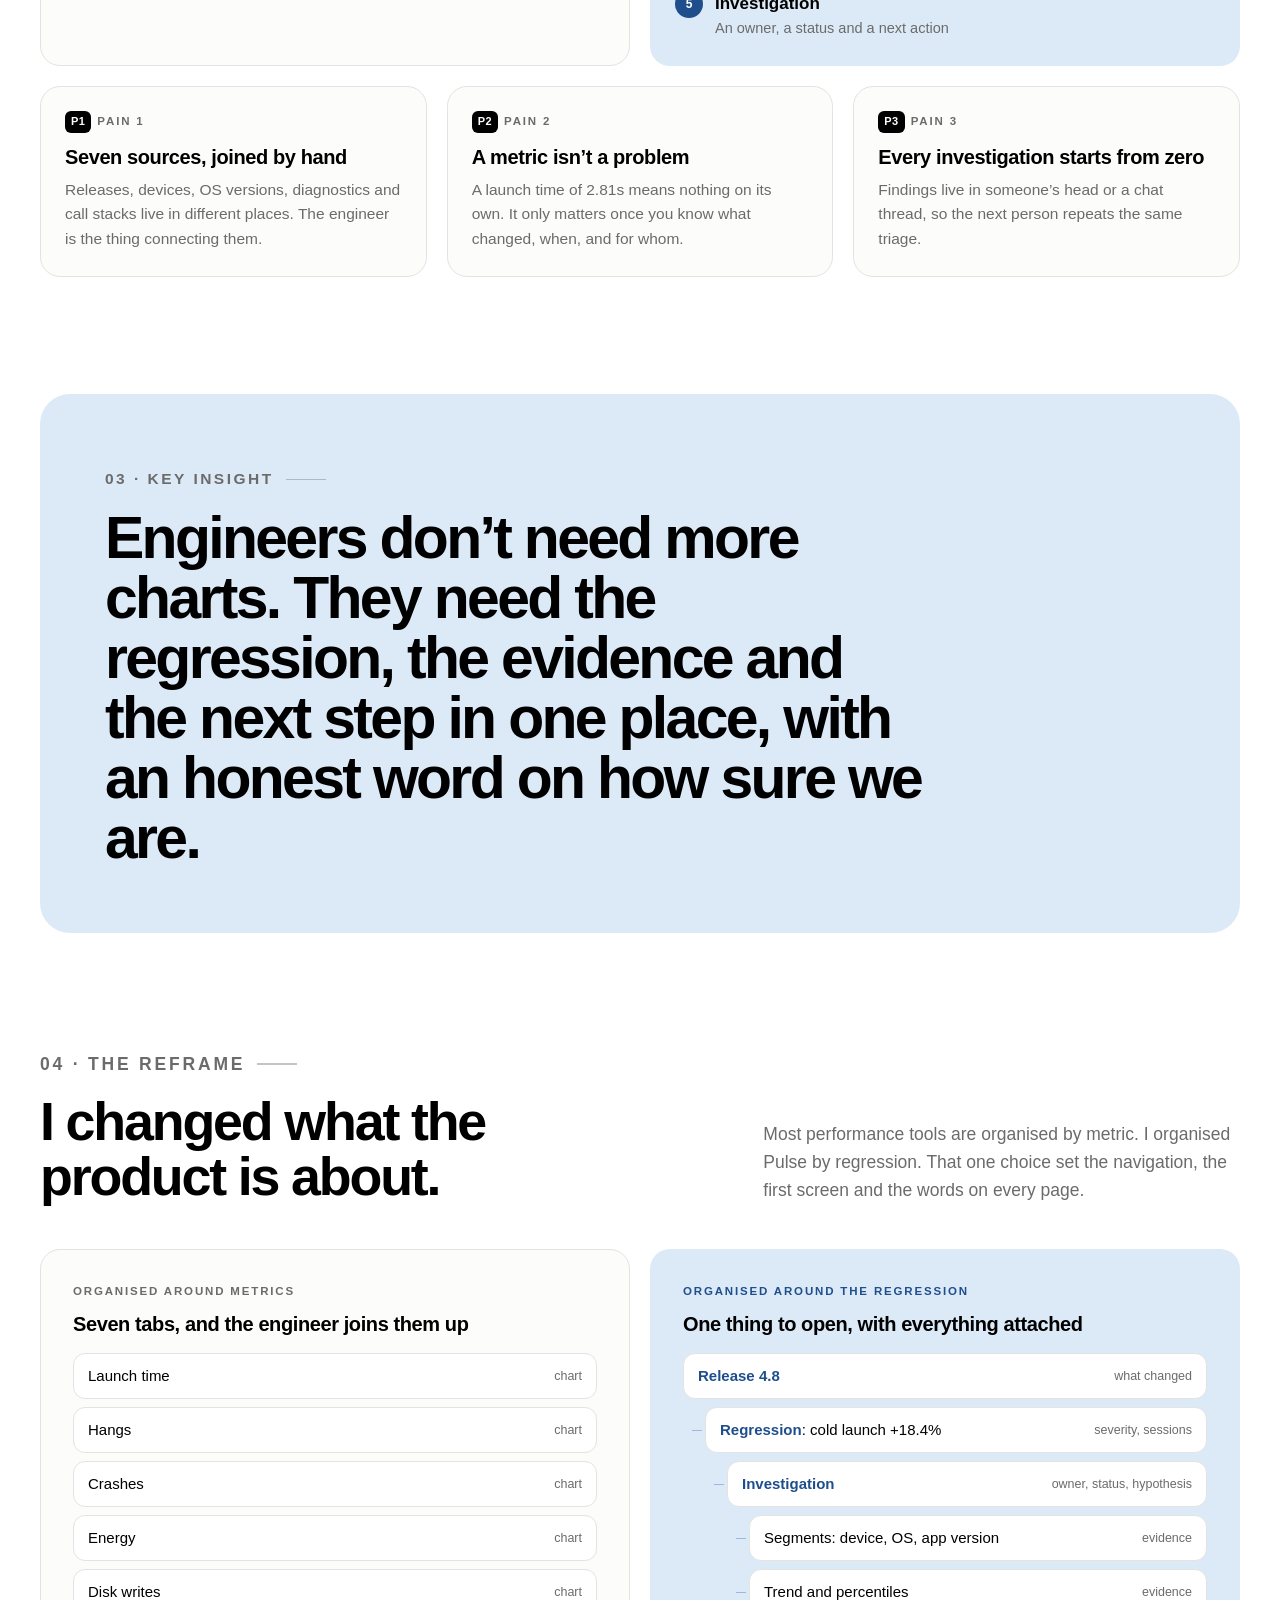
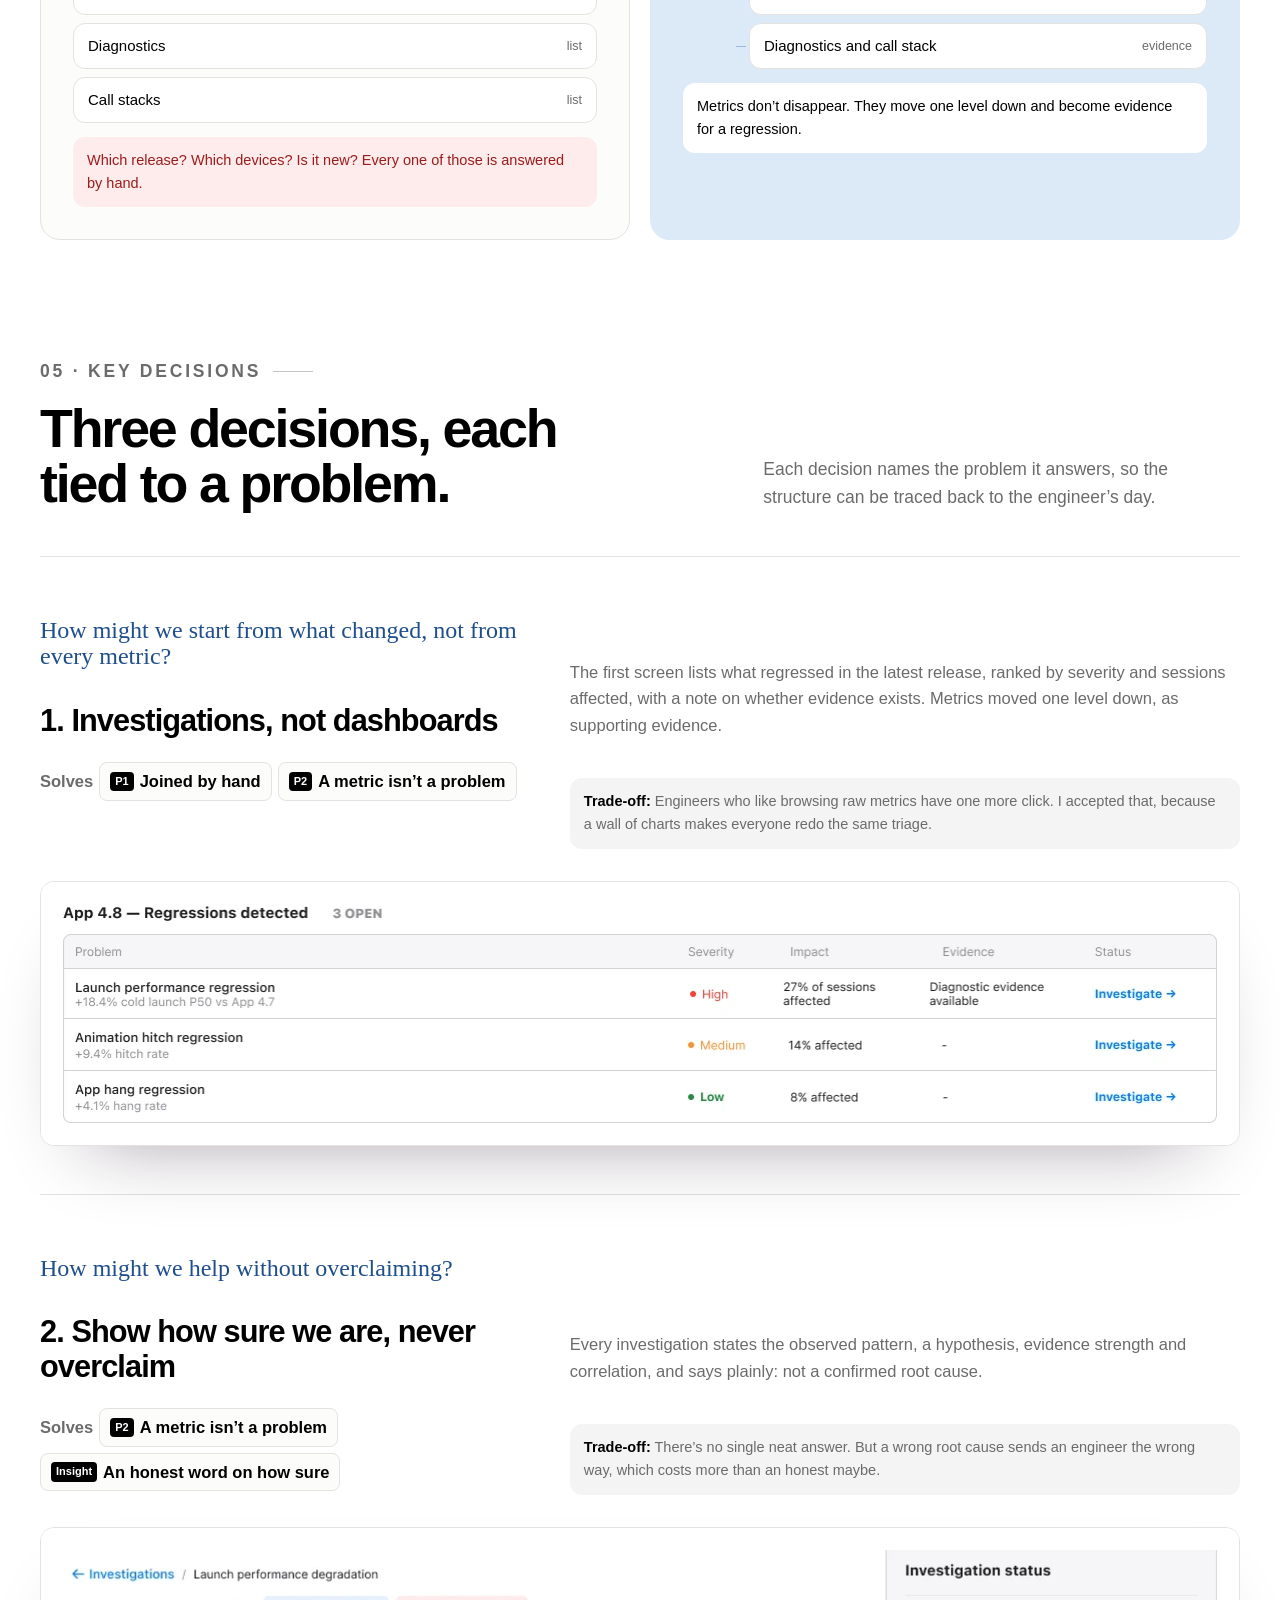
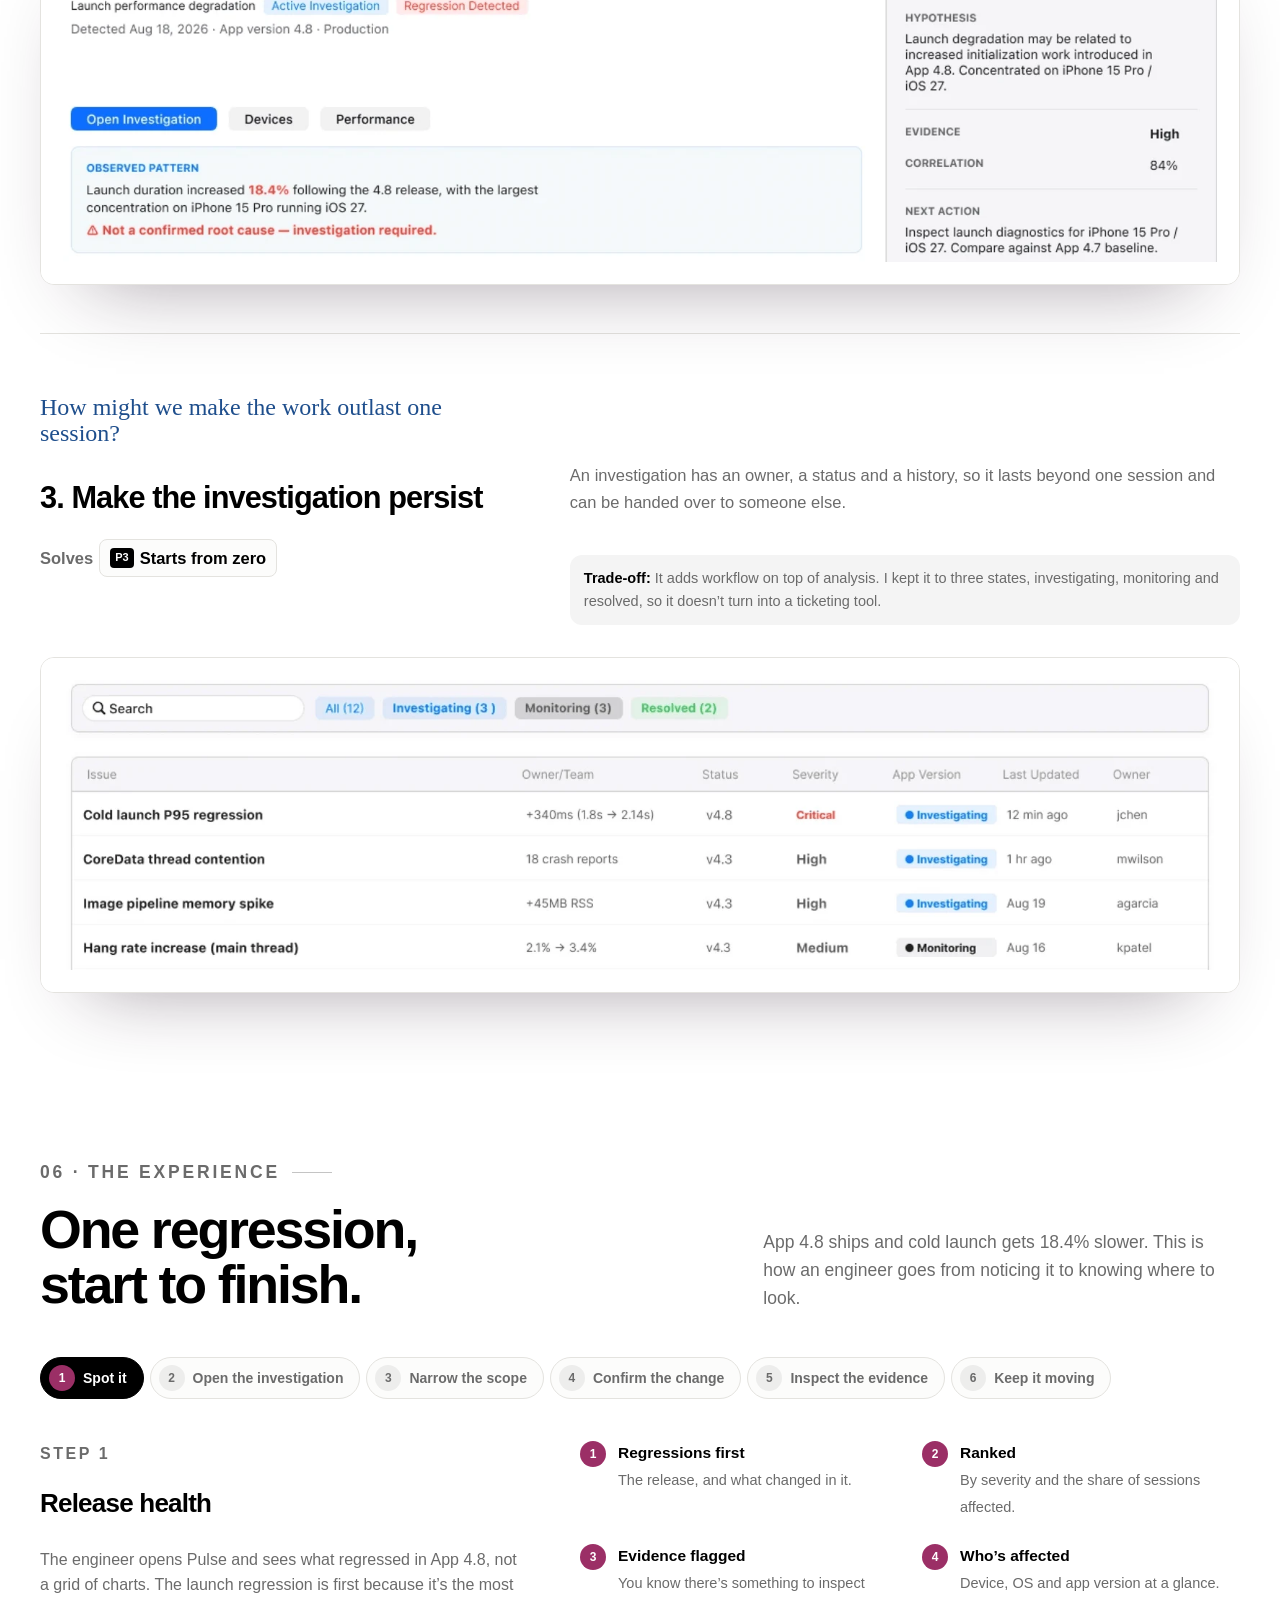
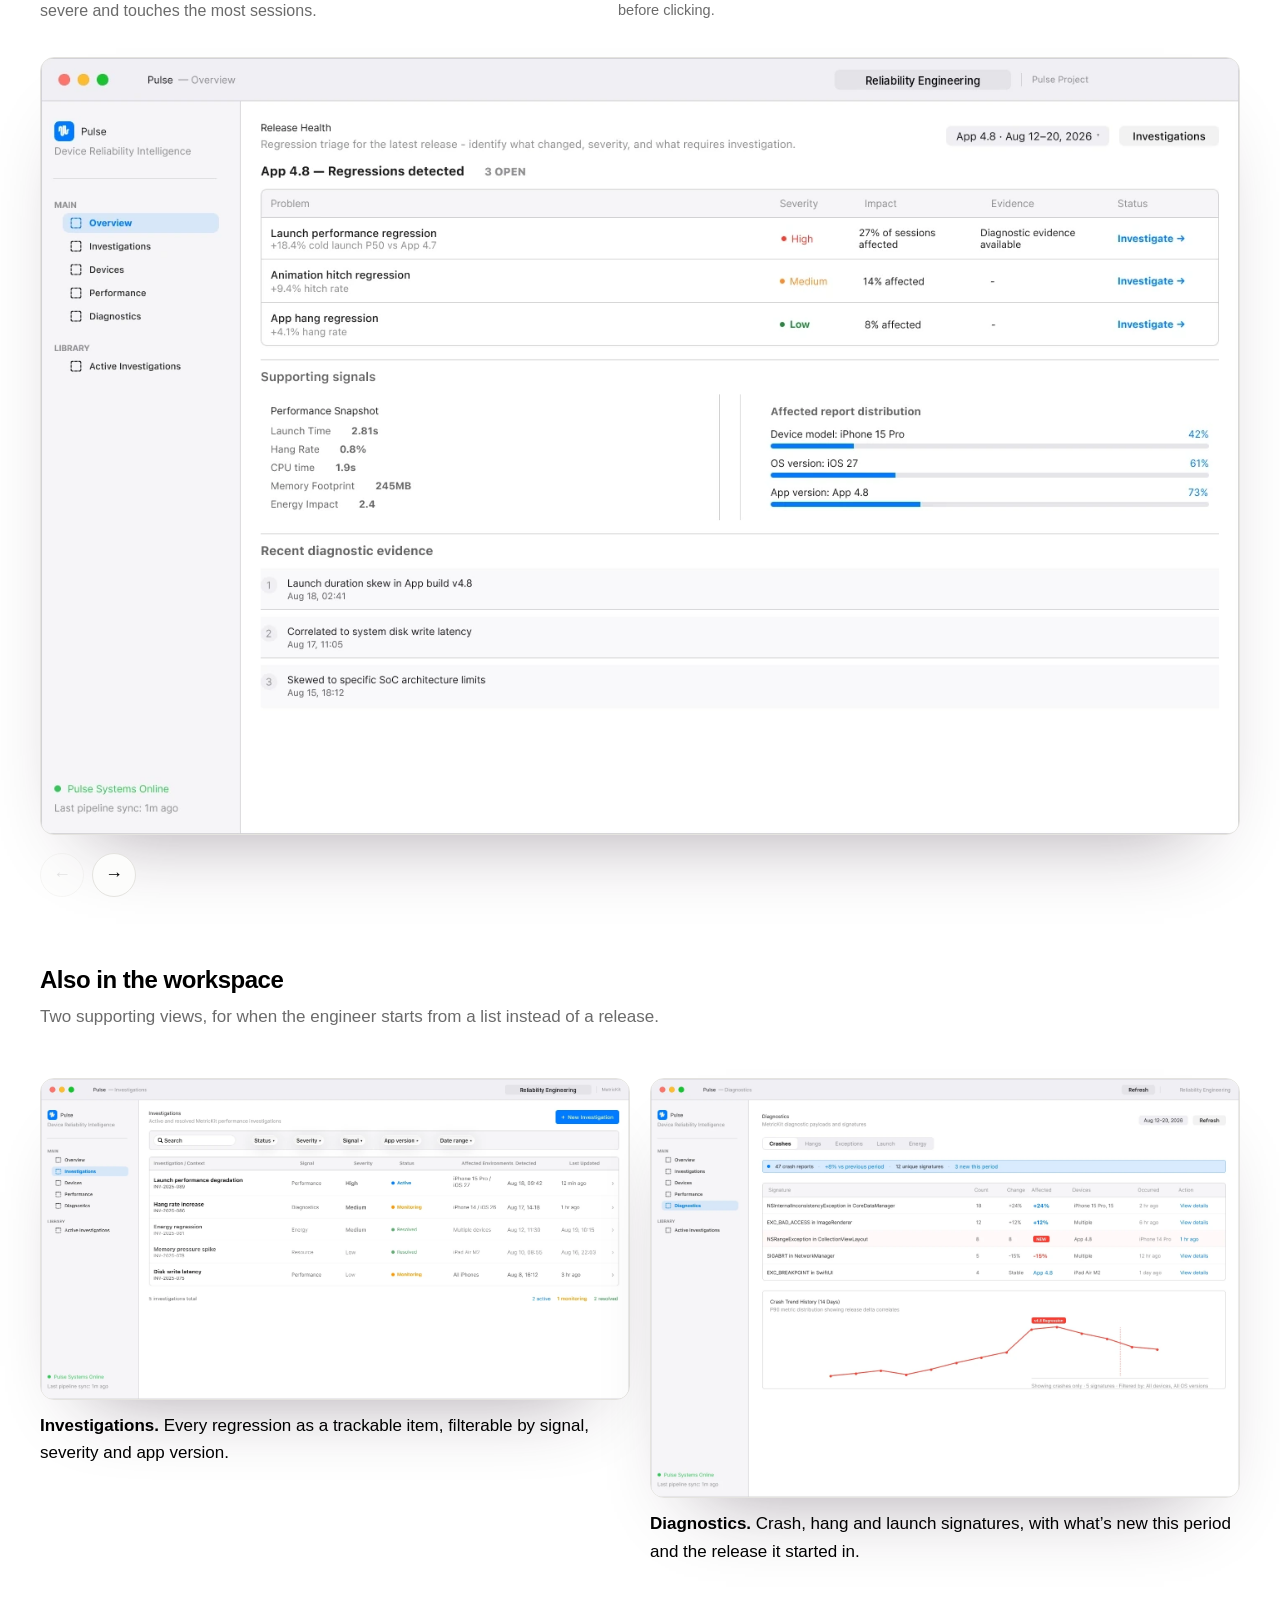
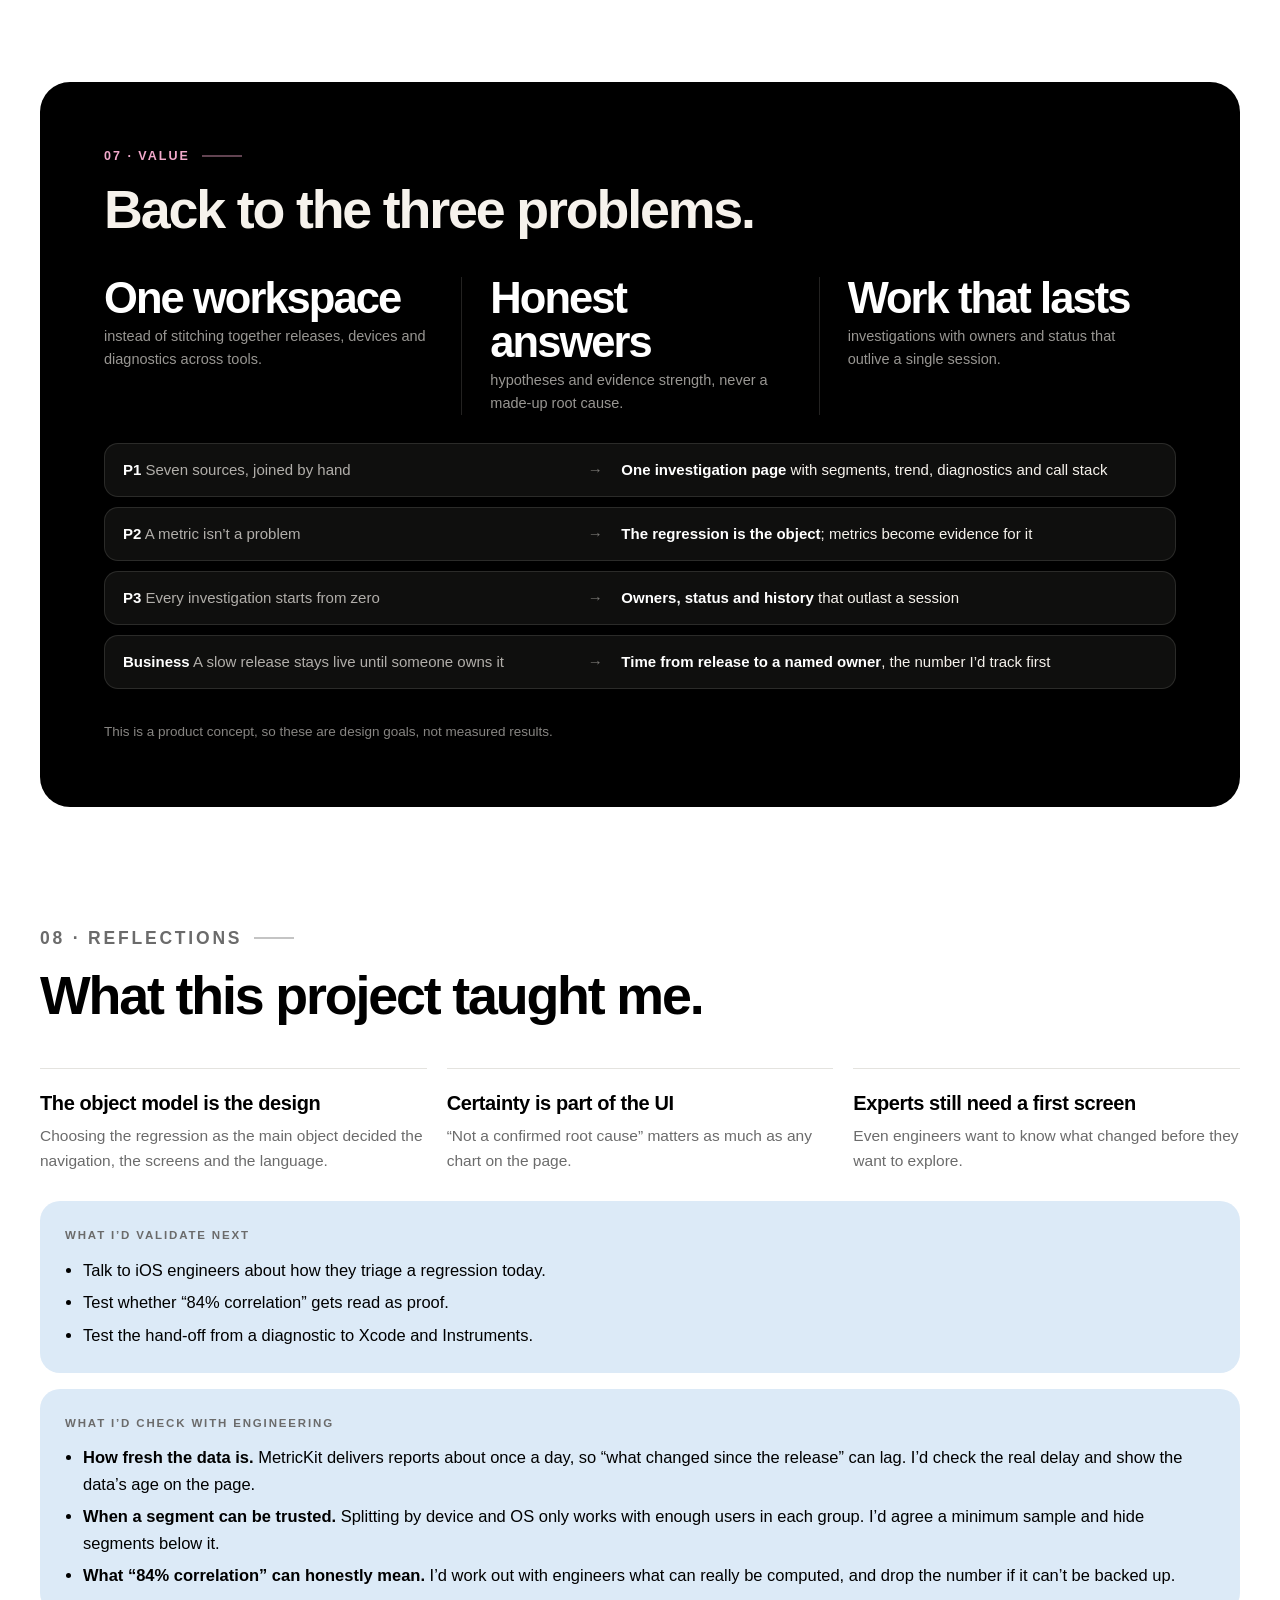
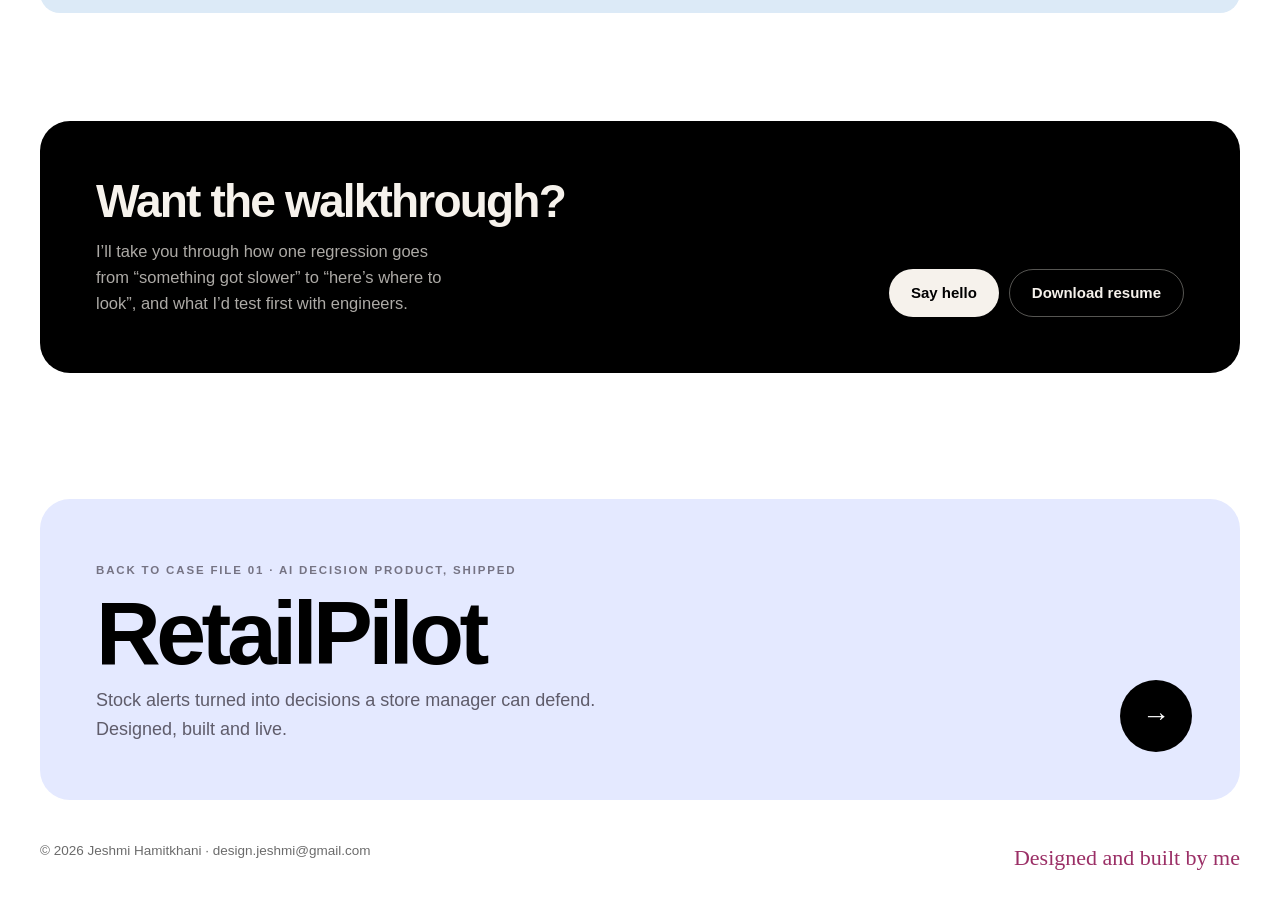
<file: pulse.html>
<!doctype html>
<html lang="en"><head><meta charset="utf-8"><meta name="viewport" content="width=device-width, initial-scale=1, viewport-fit=cover">
<title>Pulse · Jeshmi</title><link rel="icon" type="image/png" sizes="32x32" href="favicon-32.png"><link rel="icon" type="image/png" sizes="192x192" href="favicon-192.png"><link rel="apple-touch-icon" href="apple-touch-icon.png"><meta property="og:type" content="article"><meta property="og:url" content="https://jeshmiportfolio.vercel.app/pulse.html"><meta property="og:title" content="Pulse · Jeshmi"><meta property="og:description" content="Pulse case study by Jeshmi Hamitkhani: a MetricKit workspace that turns a slow release into an investigation an engineer can act on."><meta property="og:image" content="https://jeshmiportfolio.vercel.app/og-pulse.jpg"><meta property="og:image:width" content="1200"><meta property="og:image:height" content="630"><meta name="twitter:card" content="summary_large_image"><meta name="twitter:image" content="https://jeshmiportfolio.vercel.app/og-pulse.jpg"><meta name="description" content="Pulse case study by Jeshmi Hamitkhani: a MetricKit workspace that turns a slow release into an investigation an engineer can act on.">
<link rel="preconnect" href="https://fonts.googleapis.com"><link rel="preconnect" href="https://fonts.gstatic.com" crossorigin>
<link rel="preconnect" href="https://api.fontshare.com" crossorigin><link rel="stylesheet" href="https://api.fontshare.com/v2/css?f%5B%5D=general-sans@400,500,600&display=swap">
<link rel="stylesheet" href="cs.css">
<style>:root{--tint:#DCEAF7;--tint-ink:#1E4E8C;--pa:#0A84FF}.dec>.oshot{grid-column:1/-1;margin-top:8px}.oshot img[src*="o-pu-dec"]{padding:clamp(10px,2vw,22px);background:#fff}.oshot{margin:0;border-radius:14px;overflow:hidden;background:#fff;border:1px solid var(--line);box-shadow:0 40px 80px -48px rgba(40,20,40,.45)}.oshot img{display:block;width:100%;height:auto}
.aff-f{display:flex;flex-wrap:wrap;gap:8px;margin-top:20px}.aff-f button{display:inline-flex;align-items:center;gap:8px;padding:9px 16px;border-radius:999px;border:1px solid var(--line);background:#fff;font:600 14.5px var(--ui,inherit);color:var(--ink);cursor:pointer}.aff-f button i{width:10px;height:10px;border-radius:3px}.aff-f button[aria-pressed=true]{background:var(--ink);color:#fff;border-color:var(--ink)}
.aff-b{margin-top:16px;display:grid;grid-template-columns:repeat(5,minmax(0,1fr));gap:18px;padding:24px;border-radius:22px;background:#fff;border:1px solid var(--line)}
.aff-c{display:grid;gap:10px;align-content:start;transition:opacity .35s}.aff-c h4{font-size:19px;line-height:1.15;letter-spacing:-.02em;margin:0}.aff-c small{color:var(--muted);font-size:14px;padding-bottom:12px;border-bottom:2px solid var(--ink);margin-bottom:6px}
.aff-c .st{margin:0;background:var(--st);padding:14px 14px 18px;font:600 19px/1.25 Caveat,cursive;color:#2b2530;transform:rotate(var(--r));box-shadow:0 6px 10px -8px rgba(0,0,0,.35)}
.aff.f .aff-c{opacity:.22}.aff.f .aff-c.on{opacity:1}
.aff-s{margin-top:16px;display:flex;align-items:center;gap:16px;padding:16px 20px;border-radius:16px;background:var(--ink);color:#fff}.aff-s span{flex:none;background:#fff;color:var(--ink);font-weight:700;font-size:14px;padding:6px 12px;border-radius:999px}.aff-s p{margin:0;font-size:16px}
@media(max-width:1000px){.aff-b{grid-template-columns:repeat(2,minmax(0,1fr))}}@media(max-width:560px){.aff-b{grid-template-columns:1fr;padding:16px}.aff-s{flex-direction:column;align-items:flex-start}}.ia{display:grid;grid-template-columns:minmax(0,1fr) minmax(0,1fr);gap:20px}
.ia .card{padding:clamp(20px,3vw,32px)}
.ia ul{list-style:none;padding:0;margin:16px 0 0;display:grid;gap:8px}
.ia li{display:flex;align-items:center;gap:10px;padding:10px 14px;border-radius:12px;background:#fff;border:1px solid var(--line);font-size:15px}
.ia li small{margin-left:auto;color:var(--muted);font-size:12.5px}
.ia .tree li{margin-left:calc(var(--l,0) * 22px);position:relative}
.ia .tree li[style*="--l:1"]::before,.ia .tree li[style*="--l:2"]::before,.ia .tree li[style*="--l:3"]::before{content:'';position:absolute;left:-14px;top:50%;width:10px;border-top:1.5px solid #9DB8E0}
.ia .tree li b{color:var(--tint-ink)}
.ia .you{margin-top:14px;padding:12px 14px;border-radius:12px;font-size:14.5px}
</style></head><body><header class="top"><div class="wrap"><a href="./#work" aria-label="Back to Jeshmi's portfolio">← Jeshmi</a><span class="crumb">Case file 03 · <b>Pulse</b></span><a href="rp.html">Next: RetailPilot →</a></div><i class="progress" aria-hidden="true"></i></header><main><section class="hero"><div class="wrap">
<p class="kicker rv"><i class="dot"></i>Case file 03 · B2B developer tools · Product concept</p>
<h1 class="rv" style="--d:1">Pulse<span>.</span></h1>
<p class="lede rv" style="--d:2">When an iOS release gets slower, the data is already in MetricKit. What engineers don’t have is one place to work out what changed, who’s affected and where to look. Pulse is that place.</p>
<dl class="story rv" style="--d:3"><div class="cells"><div class="who"><dt>Who it’s for</dt><dd>iOS engineers and reliability teams, in the days after a release goes out.</dd></div><div><dt>Their problem</dt><dd>Seven pieces of context, joined by hand, so <b>every investigation starts from zero</b>.</dd></div><div><dt>What I did</dt><dd>A workspace built around the <b>regression, not the metric</b>: impact, evidence and a next step in one place.</dd></div><div class="win"><dt>What should change</dt><dd><span style="display:block;font-size:20px;font-weight:800;letter-spacing:-.02em;line-height:1.25">“Something got slower” → “here’s where to look”</span><span style="display:block;margin-top:8px">without claiming a root cause it can’t prove. A design goal, not a measured result.</span></dd></div></div><div class="meta"><span>Role <b>Product designer</b></span><span>Scope <b>Strategy, IA, UX, UI</b></span><span>Type <b>Product concept</b></span><span>Platform <b>macOS dev tool</b></span></div></dl><p class="concept rv">Not affiliated with or endorsed by Apple. MetricKit is Apple’s framework; Pulse is my design on top of it.</p></div>
<div class="wrap"><div class="stage"><div class="tilt"><figure class="oshot"><img src="img/cs/o-pu-investigation.webp" alt="Pulse investigation page for a launch performance regression: pattern, segments, evidence and a status panel." width="1440" height="1288" decoding="async"></figure></div></div></div></section><section class="sec"><div class="wrap"><div class="sh rv"><div><p class="num">01 · Who it’s for</p><h2>Engineers who find out a release got slower, and have to work out why.</h2></div><p>Pulse is a macOS workspace for the people who own app performance, used in the days right after a release.</p></div><div class="g2"><div class="card t rv"><span class="lab" style="color:var(--tint-ink)">Primary user</span><h3>iOS engineers</h3><p style="color:var(--ink)">They own how fast and stable the app is. After a release, they need to know whether something got worse, how much, and where to start looking.</p></div><div class="card rv" style="--d:1"><span class="lab">Also uses it</span><h3>Reliability and release teams</h3><p>They watch every release, decide what’s urgent and hand each issue to an owner, so they need to see what’s open and what’s fixed.</p></div></div>
<div class="g2" style="margin-top:20px"><div class="card rv"><span class="lab">MetricKit in one line</span><p style="margin:0;color:var(--ink);font-size:17px">Apple’s framework that collects performance and diagnostic data from apps on real users’ devices and hands it to developers as regular reports.</p></div><div class="card rv" style="--d:1"><span class="lab">How I know</span><p style="margin:0;color:var(--ink);font-size:17px">I haven’t interviewed engineers for this concept yet. These needs are my reading of what MetricKit reports, and the first thing I’d validate.</p></div></div></div></section><section class="sec"><div class="wrap"><div class="sh rv"><div><p class="num">02 · The problem</p><h2>The data existed. The investigation didn’t.</h2></div><p>MetricKit already reports launch times, hangs, crashes, energy and disk writes from real devices. What it doesn’t do is tell an engineer which of those numbers matter after a release, and why.</p></div><div class="g2"><div class="card rv"><span class="lab">Today</span><h3>Seven pieces of context, connected by hand</h3><div class="chips" style="margin:16px 0"><span class=chip>Release history</span><span class=chip>Performance metrics</span><span class=chip>Affected devices</span><span class=chip>OS versions</span><span class=chip>Diagnostic signatures</span><span class=chip>Call stacks</span><span class=chip>Historical trends</span></div><p>The engineer is the thing connecting them. <b style="color:#B91C1C">Every investigation starts from zero.</b></p></div>
<div class="card t rv" style="--d:1"><span class="lab" style="color:var(--tint-ink)">With Pulse</span><h3>One sequence, in one place</h3><ol style="list-style:none;padding:0;margin-top:16px;display:grid;gap:10px"><li style="display:grid;grid-template-columns:28px 1fr;gap:12px;align-items:start"><span style="width:28px;height:28px;border-radius:50%;background:#fff;color:var(--tint-ink);display:grid;place-items:center;font-weight:800;font-size:12px">1</span><div><b>Signal</b><span style="display:block;font-size:14.5px;color:var(--muted)">What changed in this release</span></div></li><li style="display:grid;grid-template-columns:28px 1fr;gap:12px;align-items:start"><span style="width:28px;height:28px;border-radius:50%;background:#fff;color:var(--tint-ink);display:grid;place-items:center;font-weight:800;font-size:12px">2</span><div><b>Impact</b><span style="display:block;font-size:14.5px;color:var(--muted)">How much, and how many sessions</span></div></li><li style="display:grid;grid-template-columns:28px 1fr;gap:12px;align-items:start"><span style="width:28px;height:28px;border-radius:50%;background:#fff;color:var(--tint-ink);display:grid;place-items:center;font-weight:800;font-size:12px">3</span><div><b>Affected population</b><span style="display:block;font-size:14.5px;color:var(--muted)">Which devices, OS and app versions</span></div></li><li style="display:grid;grid-template-columns:28px 1fr;gap:12px;align-items:start"><span style="width:28px;height:28px;border-radius:50%;background:#fff;color:var(--tint-ink);display:grid;place-items:center;font-weight:800;font-size:12px">4</span><div><b>Diagnostic evidence</b><span style="display:block;font-size:14.5px;color:var(--muted)">Traces and call stacks that support it</span></div></li><li style="display:grid;grid-template-columns:28px 1fr;gap:12px;align-items:start"><span style="width:28px;height:28px;border-radius:50%;background:var(--tint-ink);color:#fff;display:grid;place-items:center;font-weight:800;font-size:12px">5</span><div><b>Investigation</b><span style="display:block;font-size:14.5px;color:var(--muted)">An owner, a status and a next action</span></div></li></ol></div></div>
<div class="g3" style="margin-top:20px"><div class="card pain rv" id="p1" style="--d:0"><span class="lab"><b>P1</b>Pain 1</span><h3>Seven sources, joined by hand</h3><p>Releases, devices, OS versions, diagnostics and call stacks live in different places. The engineer is the thing connecting them.</p></div><div class="card pain rv" id="p2" style="--d:1"><span class="lab"><b>P2</b>Pain 2</span><h3>A metric isn’t a problem</h3><p>A launch time of 2.81s means nothing on its own. It only matters once you know what changed, when, and for whom.</p></div><div class="card pain rv" id="p3" style="--d:2"><span class="lab"><b>P3</b>Pain 3</span><h3>Every investigation starts from zero</h3><p>Findings live in someone’s head or a chat thread, so the next person repeats the same triage.</p></div></div></div></section><section class="sec"><div class="wrap"><div class="card t rv" style="padding:clamp(28px,5vw,64px);border-radius:30px"><p class="num">03 · Key insight</p><h2 style="font-size:clamp(34px,4.6vw,64px);font-weight:750;letter-spacing:-.045em;line-height:1.02;max-width:14em">Engineers don’t need more charts. They need the regression, the evidence and the next step in one place, with an honest word on how sure we are.</h2></div></div></section><section class="sec"><div class="wrap"><div class="sh rv"><div><p class="num">04 · The reframe</p><h2>I changed what the product is about.</h2></div><p>Most performance tools are organised by metric. I organised Pulse by regression. That one choice set the navigation, the first screen and the words on every page.</p></div><div class="ia"><div class="card rv"><span class="lab">Organised around metrics</span><h3>Seven tabs, and the engineer joins them up</h3><ul><li>Launch time<small>chart</small></li><li>Hangs<small>chart</small></li><li>Crashes<small>chart</small></li><li>Energy<small>chart</small></li><li>Disk writes<small>chart</small></li><li>Diagnostics<small>list</small></li><li>Call stacks<small>list</small></li></ul><p class="you" style="background:#FDECEB;color:#9B1C1C">Which release? Which devices? Is it new? Every one of those is answered by hand.</p></div>
<div class="card t rv" style="--d:1"><span class="lab" style="color:var(--tint-ink)">Organised around the regression</span><h3>One thing to open, with everything attached</h3><ul class="tree"><li style="--l:0"><b>Release 4.8</b><small>what changed</small></li><li style="--l:1"><span><b>Regression</b>: cold launch +18.4%</span><small>severity, sessions</small></li><li style="--l:2"><b>Investigation</b><small>owner, status, hypothesis</small></li><li style="--l:3">Segments: device, OS, app version<small>evidence</small></li><li style="--l:3">Trend and percentiles<small>evidence</small></li><li style="--l:3">Diagnostics and call stack<small>evidence</small></li></ul><p class="you" style="background:#fff;color:var(--ink)">Metrics don’t disappear. They move one level down and become evidence for a regression.</p></div></div></div></section><section class="sec"><div class="wrap"><div class="sh rv"><div><p class="num">05 · Key decisions</p><h2>Three decisions, each tied to a problem.</h2></div><p>Each decision names the problem it answers, so the structure can be traced back to the engineer’s day.</p></div><div class="dec rv"><div><p class="hmw">How might we start from what changed, not from every metric?</p><h3>1. Investigations, not dashboards</h3><p>The first screen lists what regressed in the latest release, ranked by severity and sessions affected, with a note on whether evidence exists. Metrics moved one level down, as supporting evidence.</p><p class="to"><b>Trade-off:</b> Engineers who like browsing raw metrics have one more click. I accepted that, because a wall of charts makes everyone redo the same triage.</p><p class="solves">Solves <a href="#p1"><b>P1</b>Joined by hand</a><a href="#p2"><b>P2</b>A metric isn’t a problem</a></p></div><figure class="oshot"><img src="img/cs/o-pu-dec1.webp" alt="Release health list: regressions ranked by severity with an evidence column." width="1152" height="219" loading=lazy decoding="async"></figure></div><div class="dec rv"><div><p class="hmw">How might we help without overclaiming?</p><h3>2. Show how sure we are, never overclaim</h3><p>Every investigation states the observed pattern, a hypothesis, evidence strength and correlation, and says plainly: not a confirmed root cause.</p><p class="to"><b>Trade-off:</b> There’s no single neat answer. But a wrong root cause sends an engineer the wrong way, which costs more than an honest maybe.</p><p class="solves">Solves <a href="#p2"><b>P2</b>A metric isn’t a problem</a><span class="t"><b>Insight</b>An honest word on how sure</span></p></div><figure class="oshot"><img src="img/cs/o-pu-dec2.webp" alt="Investigation status: observed pattern, hypothesis, evidence strength, correlation and a note that it is not a confirmed root cause." width="1600" height="433" loading=lazy decoding="async"></figure></div><div class="dec rv"><div><p class="hmw">How might we make the work outlast one session?</p><h3>3. Make the investigation persist</h3><p>An investigation has an owner, a status and a history, so it lasts beyond one session and can be handed over to someone else.</p><p class="to"><b>Trade-off:</b> It adds workflow on top of analysis. I kept it to three states, investigating, monitoring and resolved, so it doesn’t turn into a ticketing tool.</p><p class="solves">Solves <a href="#p3"><b>P3</b>Starts from zero</a></p></div><figure class="oshot"><img src="img/cs/o-pu-dec3.webp" alt="Saved investigations with owners and three statuses." width="1600" height="402" loading=lazy decoding="async"></figure></div></div></section><section class="sec" id="final"><div class="wrap"><div class="sh rv"><div><p class="num">06 · The experience</p><h2>One regression, start to finish.</h2></div><p>App 4.8 ships and cold launch gets 18.4% slower. This is how an engineer goes from noticing it to knowing where to look.</p></div><div data-flow><div class="steps" role="tablist"><button type="button" role="tab" aria-selected="false" id="pf-t0" aria-controls="pf-p0"><i>1</i>Spot it</button><button type="button" role="tab" aria-selected="false" id="pf-t1" aria-controls="pf-p1"><i>2</i>Open the investigation</button><button type="button" role="tab" aria-selected="false" id="pf-t2" aria-controls="pf-p2"><i>3</i>Narrow the scope</button><button type="button" role="tab" aria-selected="false" id="pf-t3" aria-controls="pf-p3"><i>4</i>Confirm the change</button><button type="button" role="tab" aria-selected="false" id="pf-t4" aria-controls="pf-p4"><i>5</i>Inspect the evidence</button><button type="button" role="tab" aria-selected="false" id="pf-t5" aria-controls="pf-p5"><i>6</i>Keep it moving</button></div><div class="pane" role="tabpanel" id="pf-p0" aria-labelledby="pf-t0"><div class="flow" data-notes><div class="side"><p class="lab">Step 1</p><h3>Release health</h3><p>The engineer opens Pulse and sees what regressed in App 4.8, not a grid of charts. The launch regression is first because it’s the most severe and touches the most sessions.</p><div class="notes"><div class="note" data-k="1"><span class="k">1</span><div><b>Regressions first</b><span>The release, and what changed in it.</span></div></div><div class="note" data-k="2"><span class="k">2</span><div><b>Ranked</b><span>By severity and the share of sessions affected.</span></div></div><div class="note" data-k="3"><span class="k">3</span><div><b>Evidence flagged</b><span>You know there’s something to inspect before clicking.</span></div></div><div class="note" data-k="4"><span class="k">4</span><div><b>Who’s affected</b><span>Device, OS and app version at a glance.</span></div></div></div></div><div><figure class="oshot"><img src="img/cs/o-pu-health.webp" alt="Release health" width="1440" height="932" loading=lazy decoding="async"></figure></div></div></div><div class="pane" role="tabpanel" id="pf-p1" aria-labelledby="pf-t1"><div class="flow" data-notes><div class="side"><p class="lab">Step 2</p><h3>One page holds the whole regression</h3><p>The pattern, the trend, the segments, the evidence and the signals behind it, with the current hypothesis pinned on the right.</p><div class="notes"><div class="note" data-k="1"><span class="k">1</span><div><b>The pattern in one sentence</b><span>+18.4% after 4.8, on iPhone 15 Pro and iOS 27.</span></div></div><div class="note" data-k="2"><span class="k">2</span><div><b>Honest about certainty</b><span>Not a confirmed root cause.</span></div></div><div class="note" data-k="3"><span class="k">3</span><div><b>Status panel</b><span>Hypothesis, evidence, correlation and next action.</span></div></div><div class="note" data-k="4"><span class="k">4</span><div><b>Segments</b><span>By device, OS, app version and state.</span></div></div><div class="note" data-k="5"><span class="k">5</span><div><b>Every claim has a source</b><span>Each piece of evidence names its metric and report.</span></div></div></div></div><div><figure class="oshot"><img src="img/cs/o-pu-investigation.webp" alt="Investigation" width="1440" height="1288" loading=lazy decoding="async"></figure></div></div></div><div class="pane" role="tabpanel" id="pf-p2" aria-labelledby="pf-t2"><div class="flow" data-notes><div class="side"><p class="lab">Step 3</p><h3>Is it everywhere or concentrated?</h3><p>The device view answers that: iPhone 15 Pro has the slowest launch and the highest hang rate.</p><div class="notes"><div class="note" data-k="1"><span class="k">1</span><div><b>The outlier stands out</b><span>iPhone 15 Pro, 2.41 s launch.</span></div></div><div class="note" data-k="2"><span class="k">2</span><div><b>Filters</b><span>OS, app version and metric.</span></div></div><div class="note" data-k="3"><span class="k">3</span><div><b>Breakdown</b><span>OS and app version for the selected device.</span></div></div><div class="note" data-k="4"><span class="k">4</span><div><b>Back into the investigation</b><span>The finding goes where the work is.</span></div></div></div></div><div><figure class="oshot"><img src="img/cs/o-pu-devices.webp" alt="Devices" width="1440" height="1024" loading=lazy decoding="async"></figure></div></div></div><div class="pane" role="tabpanel" id="pf-p3" aria-labelledby="pf-t3"><div class="flow" data-notes><div class="side"><p class="lab">Step 4</p><h3>The slowdown lines up with the release</h3><p>The trend shows the change starts with 4.8, and what else moved with it: hangs, CPU, memory and disk writes.</p><div class="notes"><div class="note" data-k="1"><span class="k">1</span><div><b>Percentiles, not averages</b><span>P50, P90 and P99 for each launch type.</span></div></div><div class="note" data-k="2"><span class="k">2</span><div><b>The release boundary</b><span>4.7 stable, 4.8 regressed.</span></div></div><div class="note" data-k="3"><span class="k">3</span><div><b>What moved with it</b><span>Hang rate up 162%.</span></div></div><div class="note" data-k="4"><span class="k">4</span><div><b>Compare</b><span>Switch the comparison to OS version.</span></div></div></div></div><div><figure class="oshot"><img src="img/cs/o-pu-performance.webp" alt="Performance" width="1440" height="1024" loading=lazy decoding="async"></figure></div></div></div><div class="pane" role="tabpanel" id="pf-p4" aria-labelledby="pf-t4"><div class="flow" data-notes><div class="side"><p class="lab">Step 5</p><h3>Where the time went</h3><p>Application init grew 67%, and the call stack points at Core Data setup and migration running on the main thread at launch.</p><div class="notes"><div class="note" data-k="1"><span class="k">1</span><div><b>Always tied to an investigation</b><span>The breadcrumb leads back to it.</span></div></div><div class="note" data-k="2"><span class="k">2</span><div><b>Where the time went</b><span>Application init +67%.</span></div></div><div class="note" data-k="3"><span class="k">3</span><div><b>Representative, not fleet-wide</b><span>Said on screen, so numbers aren’t mixed up.</span></div></div><div class="note" data-k="4"><span class="k">4</span><div><b>The suspicious frame</b><span>Highlighted in the call stack.</span></div></div><div class="note" data-k="5"><span class="k">5</span><div><b>Part of the investigation</b><span>One click back.</span></div></div></div></div><div><figure class="oshot"><img src="img/cs/o-pu-diagnostic.webp" alt="Launch diagnostic" width="1440" height="1161" loading=lazy decoding="async"></figure></div></div></div><div class="pane" role="tabpanel" id="pf-p5" aria-labelledby="pf-t5"><div class="flow" data-notes><div class="side"><p class="lab">Step 6</p><h3>The work doesn’t end when the tab closes</h3><p>Investigations keep an owner and a status, so the team can see what’s open, what’s being watched and what’s fixed.</p><div class="notes"><div class="note" data-k="1"><span class="k">1</span><div><b>Three states</b><span>Investigating, monitoring, resolved.</span></div></div><div class="note" data-k="2"><span class="k">2</span><div><b>An owner on every issue</b><span>So hand-offs are visible.</span></div></div><div class="note" data-k="3"><span class="k">3</span><div><b>Resolved stays visible</b><span>With the version that fixed it.</span></div></div></div></div><div><figure class="oshot"><img src="img/cs/o-pu-saved.webp" alt="Saved investigations" width="1440" height="828" loading=lazy decoding="async"></figure></div></div></div><div class="flow-nav"><button type="button" data-prev aria-label="Previous step">←</button><button type="button" data-next aria-label="Next step">→</button></div></div><h3 class="rv" style="margin-top:64px;font-size:24px;letter-spacing:-.02em">Also in the workspace</h3><p class="rv" style="color:var(--muted);margin-top:4px">Two supporting views, for when the engineer starts from a list instead of a release.</p><div class="g2" style="margin-top:48px"><div class="rv"><figure class="oshot"><img src="img/cs/o-pu-investigations.webp" alt="Investigations list" width="1440" height="783" loading=lazy decoding="async"></figure><p style="margin-top:12px"><b>Investigations.</b> Every regression as a trackable item, filterable by signal, severity and app version.</p></div><div class="rv" style="--d:1"><figure class="oshot"><img src="img/cs/o-pu-diagnostics.webp" alt="Diagnostics list" width="1440" height="1024" loading=lazy decoding="async"></figure><p style="margin-top:12px"><b>Diagnostics.</b> Crash, hang and launch signatures, with what’s new this period and the release it started in.</p></div></div></div></section><section class="sec"><div class="wrap"><div class="impact rv"><p class="num">07 · Value</p><h2>Back to the three problems.</h2><div class="row">
<div><span class="big" style="font-size:clamp(34px,3.4vw,48px)">One workspace</span><span>instead of stitching together releases, devices and diagnostics across tools.</span></div>
<div><span class="big" style="font-size:clamp(34px,3.4vw,48px)">Honest answers</span><span>hypotheses and evidence strength, never a made-up root cause.</span></div>
<div><span class="big" style="font-size:clamp(34px,3.4vw,48px)">Work that lasts</span><span>investigations with owners and status that outlive a single session.</span></div></div>
<div class="loop"><div><span><b>P1</b> Seven sources, joined by hand</span><span>→</span><span><b>One investigation page</b> with segments, trend, diagnostics and call stack</span></div><div><span><b>P2</b> A metric isn’t a problem</span><span>→</span><span><b>The regression is the object</b>; metrics become evidence for it</span></div><div><span><b>P3</b> Every investigation starts from zero</span><span>→</span><span><b>Owners, status and history</b> that outlast a session</span></div><div><span><b>Business</b> A slow release stays live until someone owns it</span><span>→</span><span><b>Time from release to a named owner</b>, the number I’d track first</span></div></div>
<p class="fine">This is a product concept, so these are design goals, not measured results.</p></div></div></section><section class="sec"><div class="wrap"><div class="sh rv"><div><p class="num">08 · Reflections</p><h2>What this project taught me.</h2></div><span></span></div><div class="refl"><div class="card rv" style="--d:0"><h3>The object model is the design</h3><p>Choosing the regression as the main object decided the navigation, the screens and the language.</p></div><div class="card rv" style="--d:1"><h3>Certainty is part of the UI</h3><p>“Not a confirmed root cause” matters as much as any chart on the page.</p></div><div class="card rv" style="--d:2"><h3>Experts still need a first screen</h3><p>Even engineers want to know what changed before they want to explore.</p></div></div><div class="card t rv" style="margin-top:28px"><span class="lab">What I’d validate next</span><ul style="padding-left:18px;margin:0;display:grid;gap:6px;font-size:16.5px"><li>Talk to iOS engineers about how they triage a regression today.</li><li>Test whether “84% correlation” gets read as proof.</li><li>Test the hand-off from a diagnostic to Xcode and Instruments.</li></ul></div><div class="card t rv" style="margin-top:16px"><span class="lab">What I’d check with engineering</span><ul style="padding-left:18px;margin:0;display:grid;gap:6px;font-size:16.5px"><li><b>How fresh the data is.</b> MetricKit delivers reports about once a day, so “what changed since the release” can lag. I’d check the real delay and show the data’s age on the page.</li><li><b>When a segment can be trusted.</b> Splitting by device and OS only works with enough users in each group. I’d agree a minimum sample and hide segments below it.</li><li><b>What “84% correlation” can honestly mean.</b> I’d work out with engineers what can really be computed, and drop the number if it can’t be backed up.</li></ul></div></div></section></main><div class="wrap"><section class="cta-end rv" aria-label="Get in touch"><div><h2>Want the walkthrough?</h2><p>I’ll take you through how one regression goes from “something got slower” to “here’s where to look”, and what I’d test first with engineers.</p></div><div class="acts"><a class="p" href="mailto:design.jeshmi@gmail.com?subject=Pulse">Say hello</a><a class="s" href="Jeshmi_Hamitkhani_Resume.pdf">Download resume</a></div></section></div><div class="wrap"><a class="next rv" href="rp.html" style="--ntint:#E4E9FF"><span class="lab">Back to case file 01 · AI decision product, shipped</span><h2>RetailPilot</h2><p>Stock alerts turned into decisions a store manager can defend. Designed, built and live.</p><span class="go" aria-hidden="true">→</span></a></div><div class="wrap"><div class="foot"><span>© 2026 Jeshmi Hamitkhani · design.jeshmi@gmail.com</span><span>Designed and built by me</span></div></div><script src="cs.js"></script></body></html>
</file>
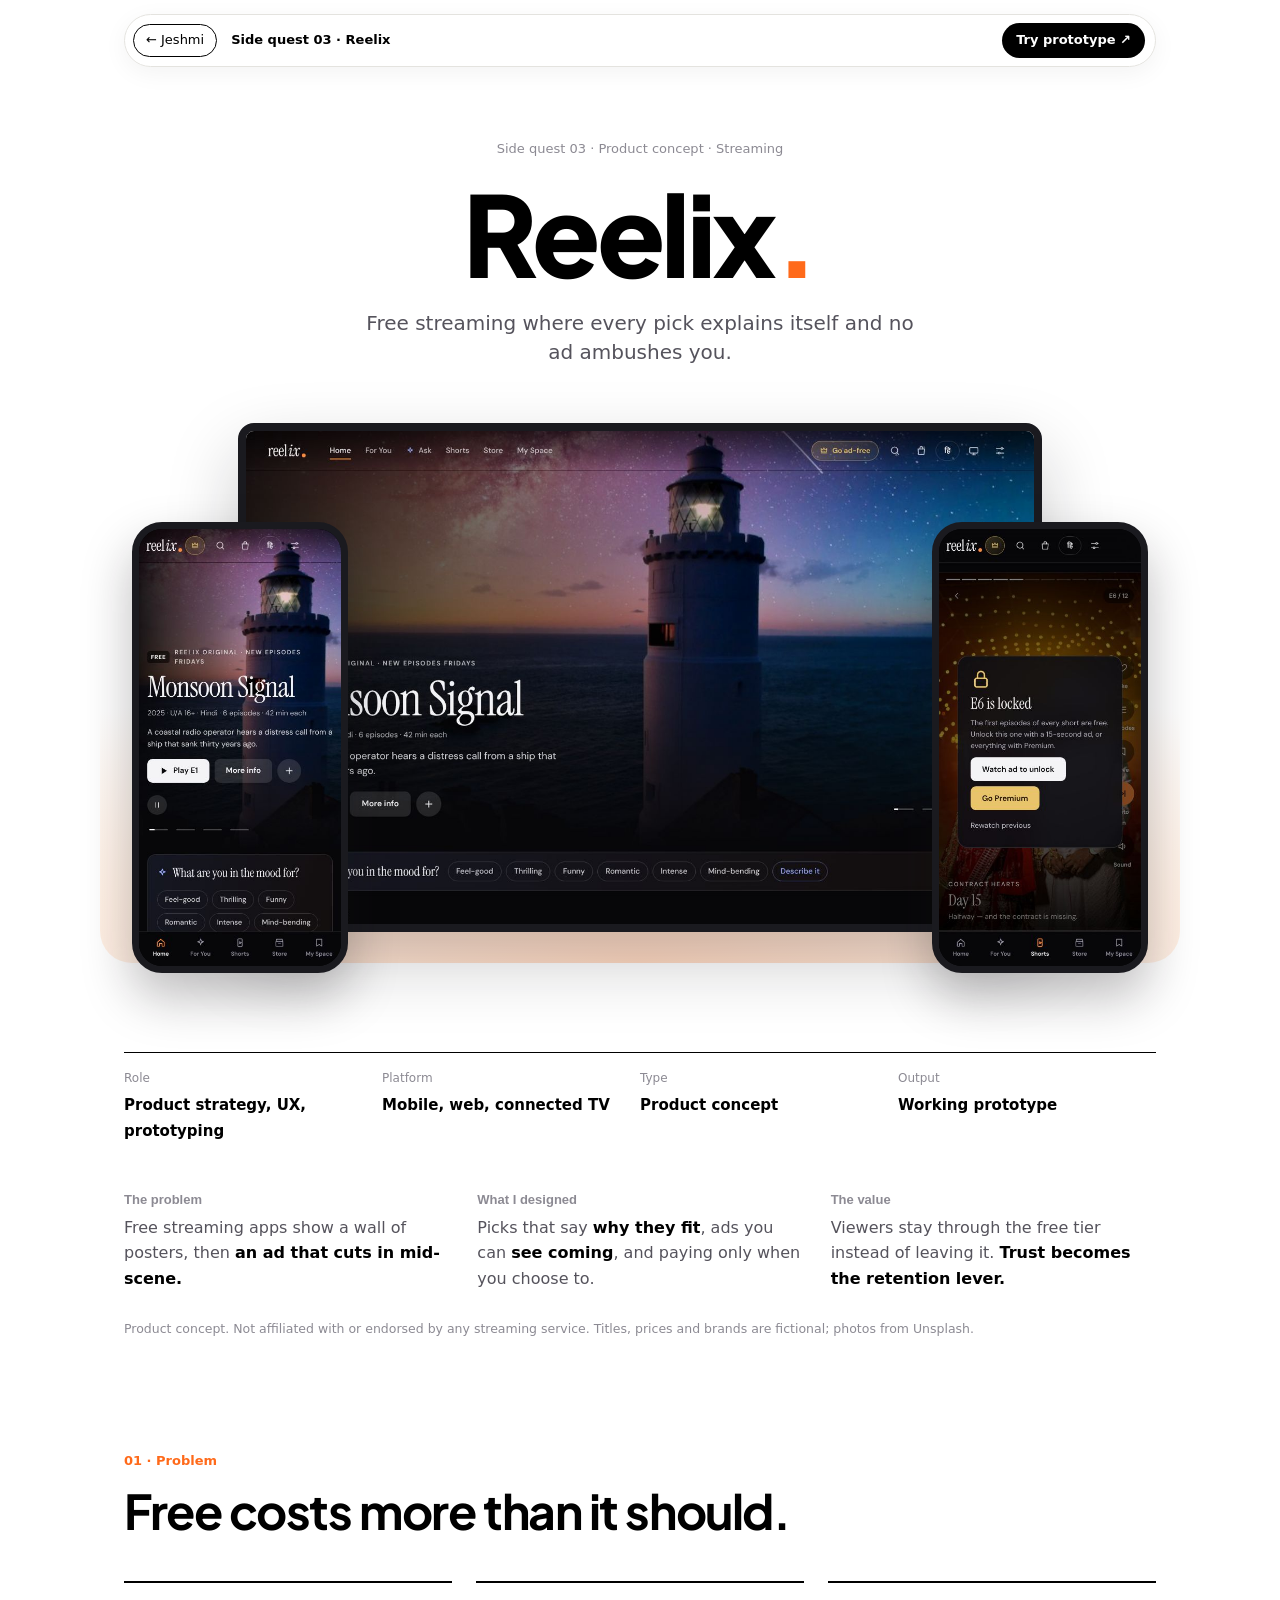
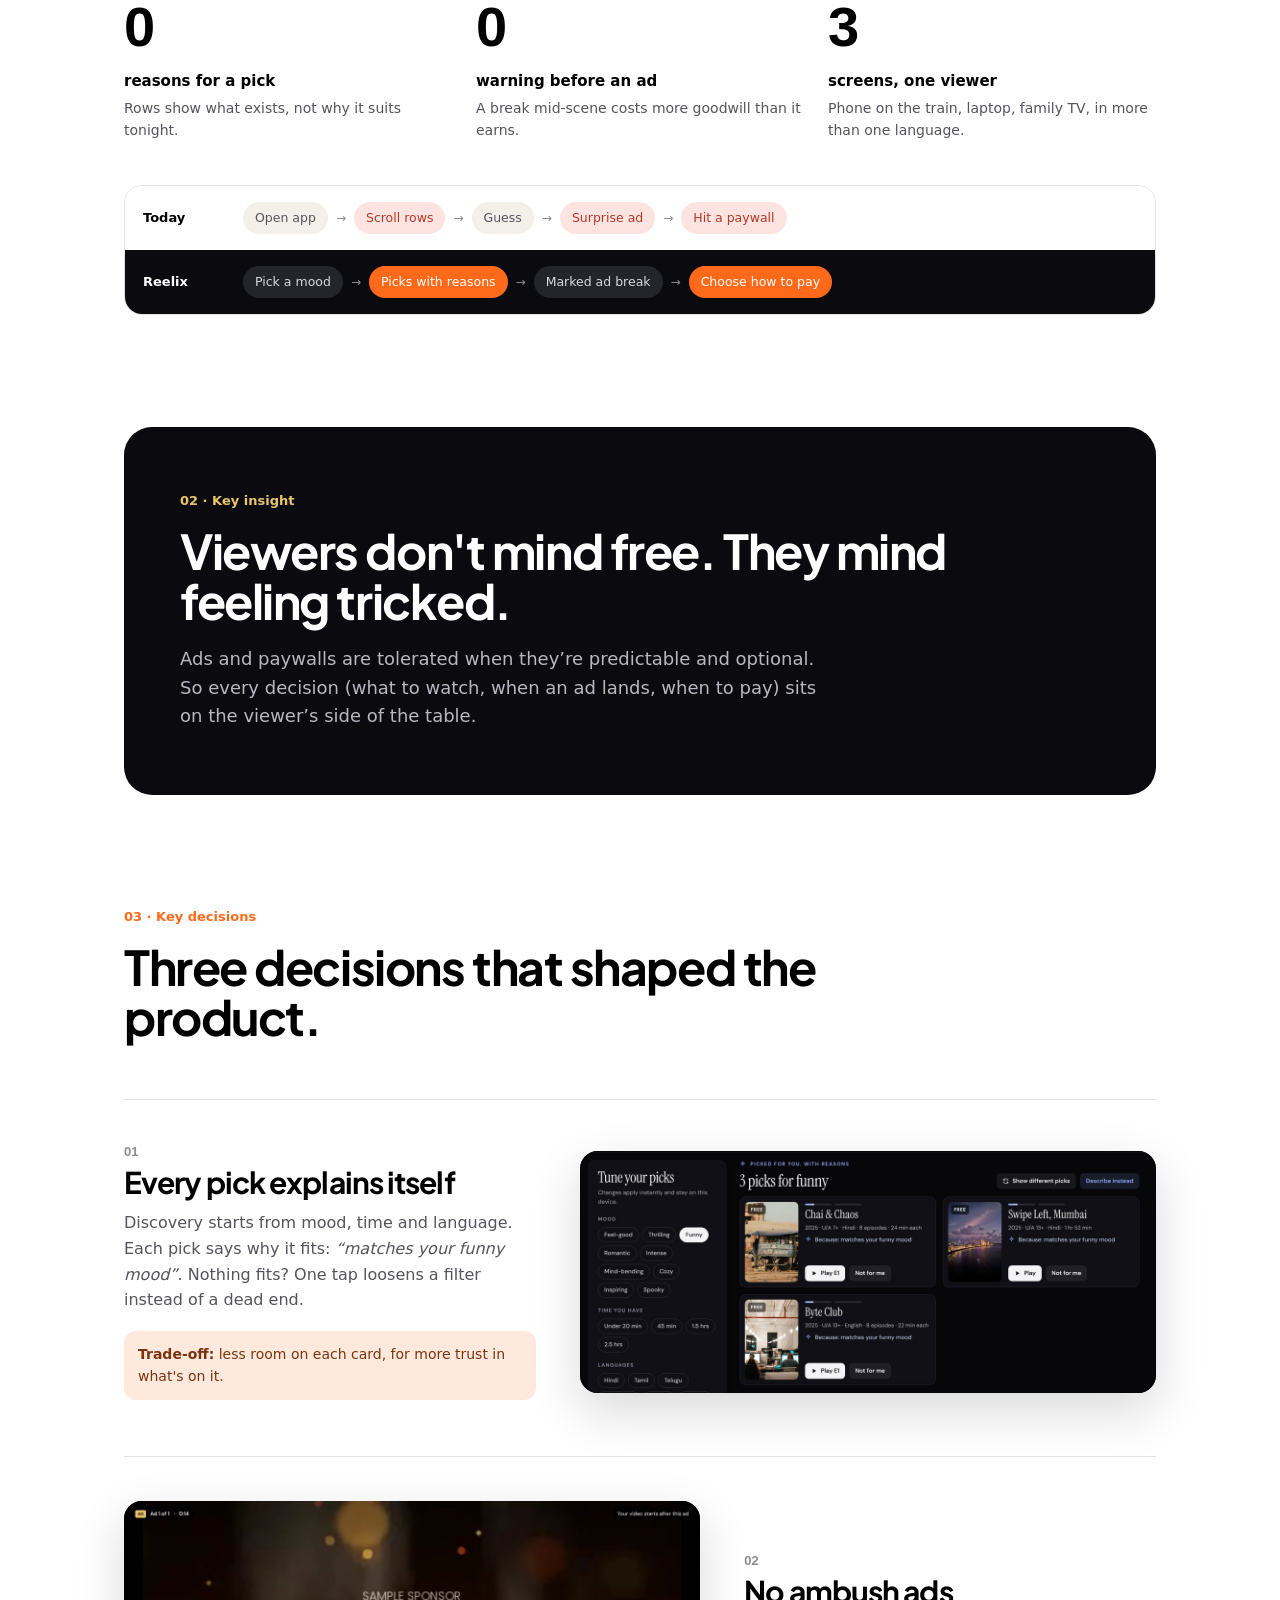
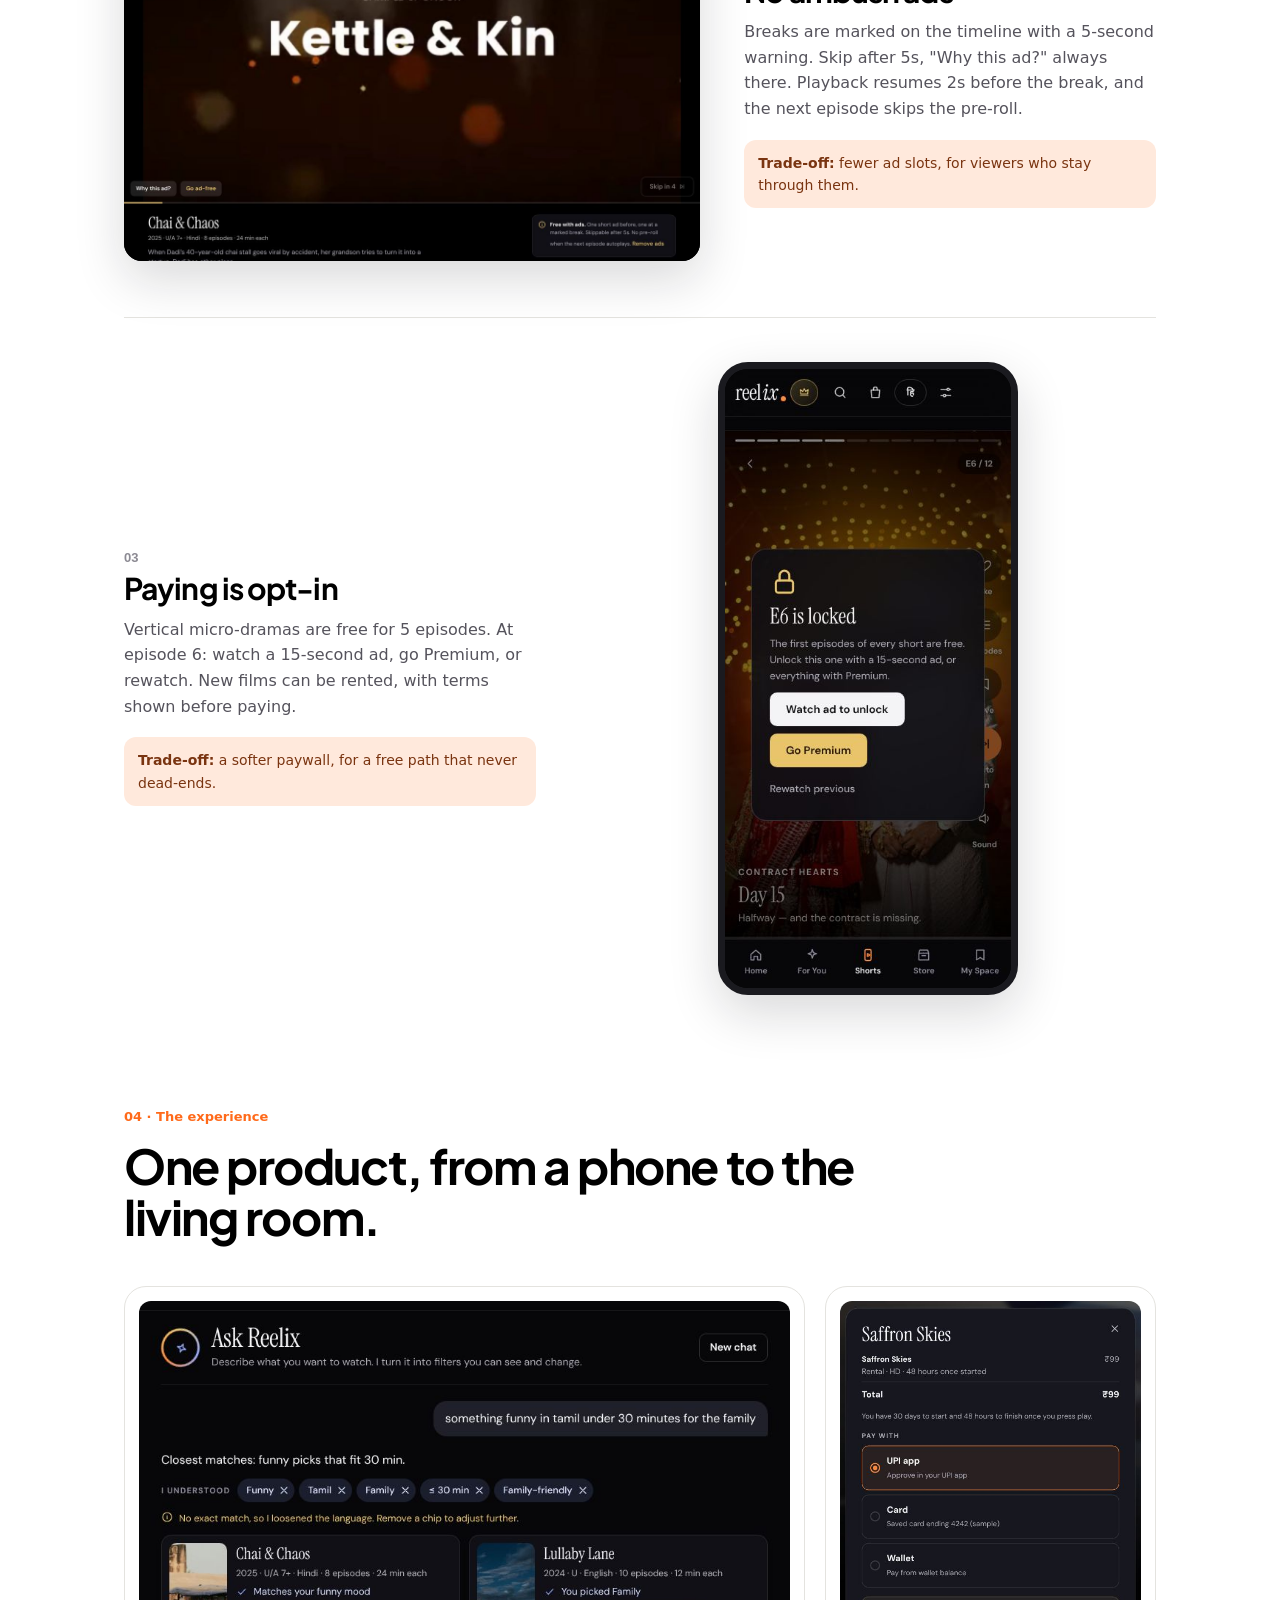
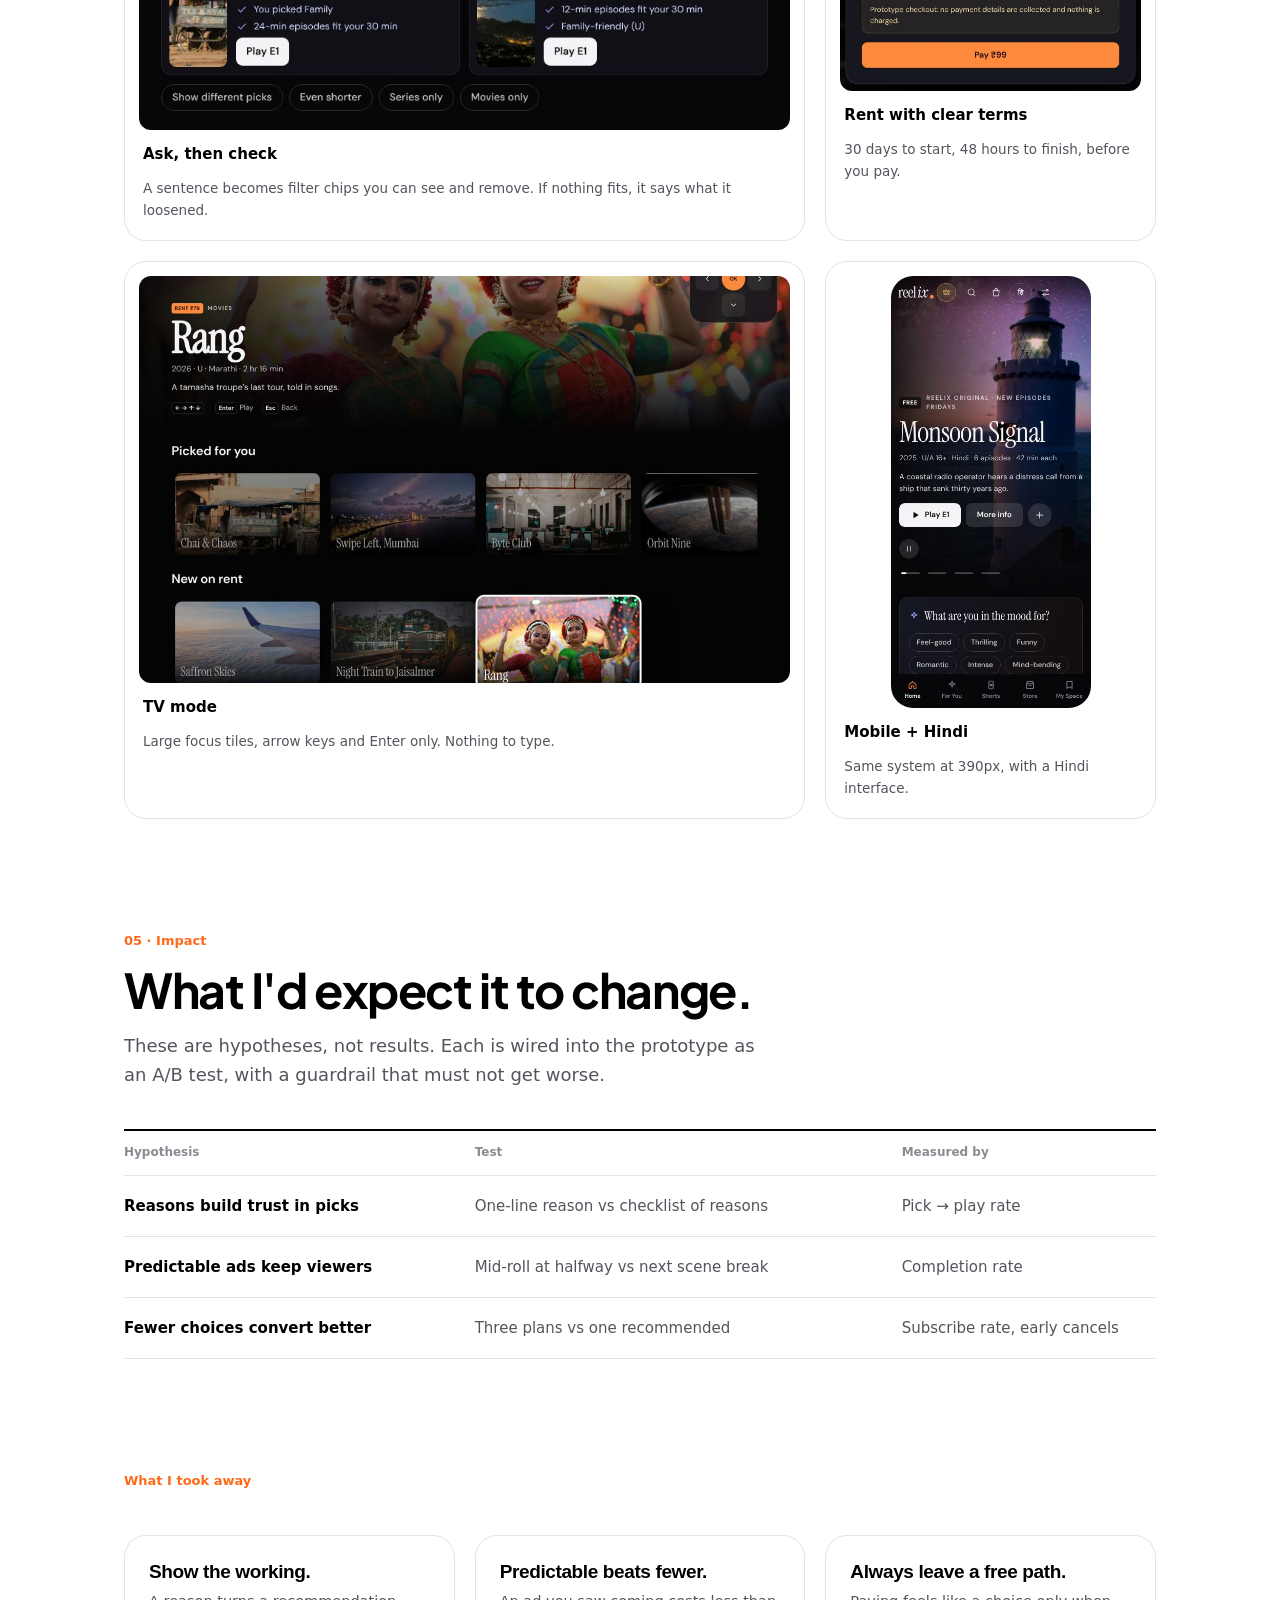
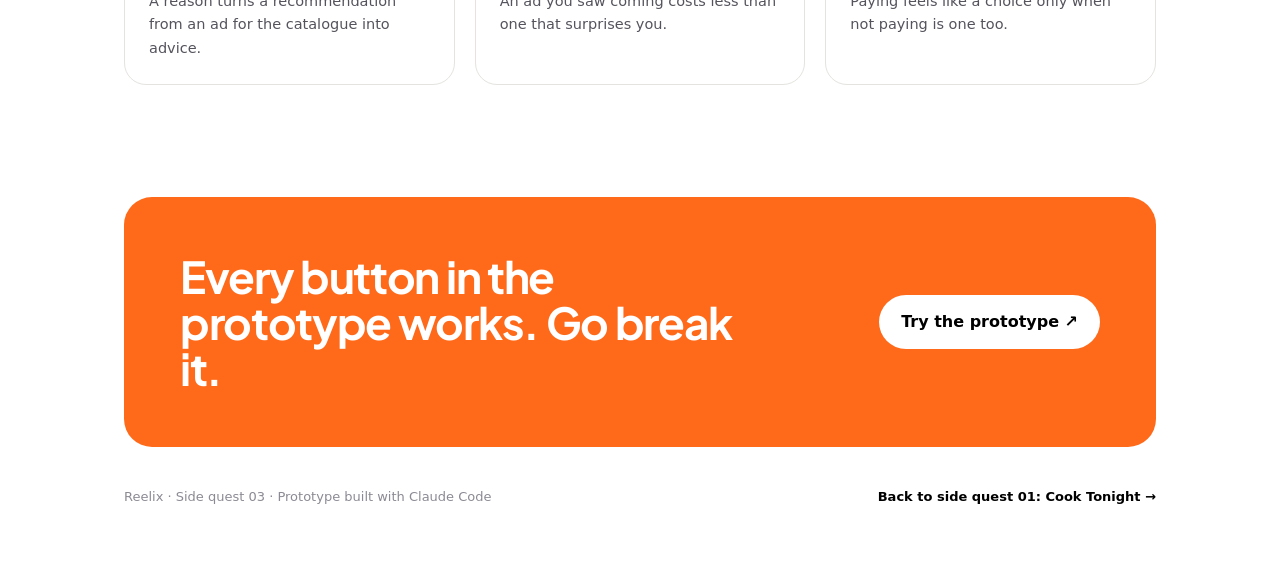
<file: reelix.html>
<!doctype html>
<html lang="en">
<head>
<meta charset="utf-8">
<meta name="viewport" content="width=device-width, initial-scale=1">
<title>Reelix · Jeshmi</title><meta property="og:type" content="article"><meta property="og:url" content="https://jeshmiportfolio.vercel.app/reelix.html"><meta property="og:title" content="Reelix · Jeshmi"><meta property="og:description" content="A self-initiated concept for a free, ad-supported streaming app where every pick explains itself and no ad ambushes you."><meta property="og:image" content="https://jeshmiportfolio.vercel.app/og.jpg"><meta property="og:image:width" content="1200"><meta property="og:image:height" content="630"><meta name="twitter:card" content="summary_large_image"><meta name="twitter:image" content="https://jeshmiportfolio.vercel.app/og.jpg"><link rel="icon" type="image/png" sizes="32x32" href="favicon-32.png"><link rel="icon" type="image/png" sizes="192x192" href="favicon-192.png"><link rel="apple-touch-icon" href="apple-touch-icon.png">
<meta name="description" content="A self-initiated concept for a free, ad-supported streaming app where every pick explains itself and no ad ambushes you.">
<link rel="preconnect" href="https://fonts.googleapis.com">
<link rel="preconnect" href="https://api.fontshare.com" crossorigin><link rel="stylesheet" href="https://api.fontshare.com/v2/css?f%5B%5D=general-sans@400,500,600&display=swap"><link href="https://fonts.googleapis.com/css2?family=Plus+Jakarta+Sans:wght@400;500;600&display=swap" rel="stylesheet">
<style>
:root{
  --bg:#FFFFFF; --ink:#000000; --ink2:#55535C; --ink3:#8C8A93; --line:#E4E3DF;
  --card:#FFFFFF; --accent:#FF6A1A; --accent-soft:#FFE9DC; --dark:#0B0B0F; --gold:#E9C46A;
  --r:22px;
}
*{box-sizing:border-box}
html{scroll-behavior:smooth}
body{margin:0;background:var(--bg);color:var(--ink);font:400 16px/1.6 Inter,system-ui,sans-serif;-webkit-font-smoothing:antialiased}
img{display:block;max-width:100%}
a{color:inherit}
h1,h2,h3{font-family:'General Sans','Plus Jakarta Sans','Helvetica Neue',Arial,sans-serif;margin:0;letter-spacing:-.03em;line-height:1.05}
p{margin:0}
.wrap{max-width:1080px;margin:0 auto;padding:0 24px}

/* nav */
.nav{position:sticky;top:14px;z-index:10;max-width:1080px;margin:14px auto 0;padding:0 24px}
.nav-in{display:flex;align-items:center;gap:14px;background:rgba(255,255,255,.82);backdrop-filter:blur(14px);-webkit-backdrop-filter:blur(14px);border:1px solid var(--line);border-radius:999px;padding:8px 10px 8px 8px;box-shadow:0 6px 24px rgba(20,19,23,.05)}
.back{display:inline-flex;align-items:center;gap:6px;text-decoration:none;font-size:13px;font-weight:500;border:1px solid var(--ink);border-radius:999px;padding:5px 12px}
.back:hover{background:var(--ink);color:#fff}
.nav-t{font-size:13px;font-weight:600}
.nav-cta{margin-left:auto;text-decoration:none;font-size:13px;font-weight:600;background:var(--ink);color:#fff;border-radius:999px;padding:7px 14px}

/* hero */
.hero{text-align:center;padding:72px 0 0}
.eyebrow{font-size:13px;color:var(--ink3);font-weight:500}
.hero h1{font-size:clamp(56px,10vw,112px);font-weight:800;margin:14px 0 18px}
.hero h1 .dot{color:var(--accent)}
.hero .sub{font-size:20px;color:var(--ink2);max-width:560px;margin:0 auto;line-height:1.45}
.stage{position:relative;margin:56px auto 0;max-width:1080px;padding:0 24px}
.stage-bg{position:absolute;inset:18% 0 -6% 0;border-radius:32px;background:radial-gradient(120% 90% at 50% 100%,#FFD9C2 0%,#FFF1E6 45%,rgba(255,241,230,0) 75%)}
.laptop{position:relative;width:78%;margin:0 auto;border-radius:16px;overflow:hidden;border:8px solid #1A1A1F;box-shadow:0 30px 70px rgba(20,19,23,.22)}
.phone{position:absolute;bottom:-8%;width:20%;border-radius:30px;overflow:hidden;border:7px solid #1A1A1F;box-shadow:0 24px 50px rgba(20,19,23,.28);background:#000}
.phone.l{left:3%}.phone.r{right:3%}

/* meta */
.meta{display:grid;grid-template-columns:repeat(4,minmax(0,1fr));gap:0;margin-top:120px;border-top:1px solid var(--ink)}
.meta div{padding:16px 16px 0 0}
.meta span{display:block;font-size:12px;color:var(--ink3);font-weight:500;margin-bottom:4px}
.meta b{font-weight:600;font-size:15px}
.intro{display:grid;grid-template-columns:repeat(3,minmax(0,1fr));gap:28px;margin-top:48px}
.intro h4{margin:0 0 6px;font:600 13px/1.3 Inter,sans-serif;color:var(--ink3)}
.intro p{font-size:16px;color:var(--ink2)}
.intro p b{color:var(--ink);font-weight:600}
.disc{margin-top:28px;font-size:12.5px;color:var(--ink3)}

/* sections */
section.s{padding:112px 0 0}
.label{font-size:13px;font-weight:600;color:var(--accent);margin-bottom:14px}
.s h2{font-size:clamp(34px,4.6vw,48px);font-weight:700;max-width:760px}
.lead{font-size:18px;color:var(--ink2);max-width:640px;margin-top:16px}

.stats{display:grid;grid-template-columns:repeat(3,minmax(0,1fr));gap:24px;margin-top:44px}
.stat{border-top:2px solid var(--ink);padding-top:16px}
.stat .n{font:700 56px/1 "Inter Tight",sans-serif;letter-spacing:-.04em}
.stat h4{margin:14px 0 4px;font-size:15px;font-weight:600}
.stat p{font-size:14px;color:var(--ink2)}

.flow{margin-top:44px;border-radius:18px;overflow:hidden;border:1px solid var(--line)}
.flow-row{display:flex;align-items:center;gap:8px;flex-wrap:wrap;padding:16px 18px;background:#fff}
.flow-row.new{background:var(--dark);color:#fff}
.flow-row .k{width:92px;font-size:13px;font-weight:600;flex:none}
.chip{font-size:12.5px;padding:6px 12px;border-radius:999px;background:#F2F0E8;color:var(--ink2);white-space:nowrap}
.chip.bad{background:#FDE4E1;color:#B4372A}
.flow-row.new .chip{background:#24242B;color:#D8D8E0}
.flow-row.new .chip.good{background:var(--accent);color:#fff}
.arr{color:var(--ink3);font-size:12px}

.insight{margin-top:0;background:var(--dark);color:#fff;border-radius:28px;padding:64px 56px}
.insight .label{color:var(--gold)}
.insight h2{color:#fff;max-width:820px}
.insight p{color:#B9B8C2;font-size:18px;max-width:640px;margin-top:18px}

.dec{display:grid;grid-template-columns:minmax(0,5fr) minmax(0,7fr);gap:44px;align-items:center;margin-top:56px;padding-top:44px;border-top:1px solid var(--line)}
.dec.flip{grid-template-columns:minmax(0,7fr) minmax(0,5fr)}
.dec.flip .txt{order:2}
.dec .num{font:600 13px Inter,sans-serif;color:var(--ink3)}
.dec h3{font-size:30px;font-weight:700;margin:8px 0 12px}
.dec p{color:var(--ink2)}
.trade{margin-top:18px;padding:12px 14px;border-radius:12px;background:var(--accent-soft);font-size:14px;color:#7A3410}
.trade b{font-weight:600}
.shot{border-radius:18px;overflow:hidden;box-shadow:0 18px 50px rgba(20,19,23,.16);background:#000}
.shot.phone-shot{max-width:300px;margin:0 auto;border-radius:30px;border:7px solid #1A1A1F}

.grid{display:grid;grid-template-columns:repeat(6,minmax(0,1fr));gap:20px;margin-top:44px}
.tile{background:#fff;border:1px solid var(--line);border-radius:var(--r);padding:14px;display:flex;flex-direction:column;gap:12px}
.tile .shot{box-shadow:none;border-radius:12px}
.tile h4{margin:0;font-size:15px;font-weight:600;padding:0 4px}
.tile p{font-size:13.5px;color:var(--ink2);padding:0 4px 4px}
.t-ask{grid-column:span 4}.t-chk{grid-column:span 2}.t-tv{grid-column:span 4}.t-mob{grid-column:span 2}
.t-mob .shot{max-width:200px;margin:0 auto;border-radius:22px}

.table{margin-top:40px;border-top:2px solid var(--ink)}
.tr{display:grid;grid-template-columns:minmax(0,1.3fr) minmax(0,1.6fr) minmax(0,1fr);gap:20px;padding:18px 0;border-bottom:1px solid var(--line);font-size:15px}
.tr.h{font-size:12px;color:var(--ink3);font-weight:600;padding:12px 0}
.tr b{font-weight:600}
.tr .m{color:var(--ink2)}
.note{font-size:13px;color:var(--ink3);margin-top:14px}

.take{display:grid;grid-template-columns:repeat(3,minmax(0,1fr));gap:20px;margin-top:44px}
.take div{background:#fff;border:1px solid var(--line);border-radius:var(--r);padding:24px}
.take h4{margin:0 0 6px;font:700 19px/1.25 "Inter Tight",sans-serif;letter-spacing:-.02em}
.take p{font-size:14.5px;color:var(--ink2)}

.cta{margin:112px 0 0;border-radius:28px;background:var(--accent);color:#fff;padding:56px;display:flex;align-items:center;justify-content:space-between;gap:24px;flex-wrap:wrap}
.cta h2{font-size:clamp(30px,4vw,44px);font-weight:700;color:#fff;max-width:560px}
.cta a{text-decoration:none;background:#fff;color:var(--ink);font-weight:600;border-radius:999px;padding:14px 22px;white-space:nowrap}
.cta a:hover{background:var(--ink);color:#fff}
footer{padding:40px 0 56px;display:flex;justify-content:space-between;gap:16px;flex-wrap:wrap;font-size:13px;color:var(--ink3)}
footer a{text-decoration:none;font-weight:600;color:var(--ink)}

/* motion */
.rv{opacity:0;transform:translateY(18px);transition:opacity .7s cubic-bezier(.2,.8,.2,1),transform .7s cubic-bezier(.2,.8,.2,1)}
.rv.in{opacity:1;transform:none}
@media (prefers-reduced-motion:reduce){.rv{opacity:1;transform:none;transition:none}html{scroll-behavior:auto}}

@media (max-width:820px){
  .meta{grid-template-columns:repeat(2,minmax(0,1fr))}
  .intro,.stats,.take{grid-template-columns:minmax(0,1fr)}
  .dec,.dec.flip{grid-template-columns:minmax(0,1fr);gap:24px}
  .dec.flip .txt{order:0}
  .grid{grid-template-columns:minmax(0,1fr)}
  .t-ask,.t-chk,.t-tv,.t-mob{grid-column:auto}
  .insight,.cta{padding:40px 24px}
  .tr{grid-template-columns:minmax(0,1fr);gap:4px}
  .tr.h{display:none}
  .laptop{width:100%}
  .phone{display:none}
  .meta{margin-top:64px}
  .flow-row .k{width:100%}
  .nav-t{display:none}
}
</style>
</head>
<body>

<nav class="nav"><div class="nav-in">
  <a class="back" href="./#explore">← Jeshmi</a>
  <span class="nav-t">Side quest 03 · Reelix</span>
  <a class="nav-cta" href="https://reelix-prototype.netlify.app" target="_blank" rel="noopener">Try prototype ↗</a>
</div></nav>

<header class="wrap hero">
  <div class="eyebrow">Side quest 03 · Product concept · Streaming</div>
  <h1>Reelix<span class="dot">.</span></h1>
  <p class="sub">Free streaming where every pick explains itself and no ad ambushes you.</p>
</header>

<div class="stage rv">
  <div class="stage-bg"></div>
  <div class="laptop"><img loading="lazy" decoding="async" src="img/rx-01.jpg" alt="Reelix home screen on desktop"></div>
  <div class="phone l"><img loading="lazy" decoding="async" src="img/rx-02.jpg" alt="Reelix home screen on a phone"></div>
  <div class="phone r"><img loading="lazy" decoding="async" src="img/rx-03.jpg" alt="Locked micro-drama episode on a phone"></div>
</div>

<div class="wrap">
  <div class="meta rv">
    <div><span>Role</span><b>Product strategy, UX, prototyping</b></div>
    <div><span>Platform</span><b>Mobile, web, connected TV</b></div>
    <div><span>Type</span><b>Product concept</b></div>
    <div><span>Output</span><b>Working prototype</b></div>
  </div>

  <div class="intro rv">
    <div><h4>The problem</h4><p>Free streaming apps show a wall of posters, then <b>an ad that cuts in mid-scene.</b></p></div>
    <div><h4>What I designed</h4><p>Picks that say <b>why they fit</b>, ads you can <b>see coming</b>, and paying only when you choose to.</p></div>
    <div><h4>The value</h4><p>Viewers stay through the free tier instead of leaving it. <b>Trust becomes the retention lever.</b></p></div>
  </div>
  <p class="disc rv">Product concept. Not affiliated with or endorsed by any streaming service. Titles, prices and brands are fictional; photos from Unsplash.</p>

  <!-- 01 -->
  <section class="s">
    <div class="label rv">01 · Problem</div>
    <h2 class="rv">Free costs more than it should.</h2>
    <div class="stats">
      <div class="stat rv"><div class="n">0</div><h4>reasons for a pick</h4><p>Rows show what exists, not why it suits tonight.</p></div>
      <div class="stat rv"><div class="n">0</div><h4>warning before an ad</h4><p>A break mid-scene costs more goodwill than it earns.</p></div>
      <div class="stat rv"><div class="n">3</div><h4>screens, one viewer</h4><p>Phone on the train, laptop, family TV, in more than one language.</p></div>
    </div>
    <div class="flow rv">
      <div class="flow-row"><span class="k">Today</span><span class="chip">Open app</span><span class="arr">→</span><span class="chip bad">Scroll rows</span><span class="arr">→</span><span class="chip">Guess</span><span class="arr">→</span><span class="chip bad">Surprise ad</span><span class="arr">→</span><span class="chip bad">Hit a paywall</span></div>
      <div class="flow-row new"><span class="k">Reelix</span><span class="chip">Pick a mood</span><span class="arr">→</span><span class="chip good">Picks with reasons</span><span class="arr">→</span><span class="chip">Marked ad break</span><span class="arr">→</span><span class="chip good">Choose how to pay</span></div>
    </div>
  </section>

  <!-- 02 -->
  <section class="s">
    <div class="insight rv">
      <div class="label">02 · Key insight</div>
      <h2>Viewers don't mind free. They mind feeling tricked.</h2>
      <p>Ads and paywalls are tolerated when they’re predictable and optional. So every decision (what to watch, when an ad lands, when to pay) sits on the viewer’s side of the table.</p>
    </div>
  </section>

  <!-- 03 -->
  <section class="s">
    <div class="label rv">03 · Key decisions</div>
    <h2 class="rv">Three decisions that shaped the product.</h2>

    <div class="dec rv">
      <div class="txt">
        <div class="num">01</div>
        <h3>Every pick explains itself</h3>
        <p>Discovery starts from mood, time and language. Each pick says why it fits: <i>“matches your funny mood”</i>. Nothing fits? One tap loosens a filter instead of a dead end.</p>
        <div class="trade"><b>Trade-off:</b> less room on each card, for more trust in what's on it.</div>
      </div>
      <div class="shot"><img loading="lazy" decoding="async" src="img/rx-04.jpg" alt="For You screen with a reason under every pick"></div>
    </div>

    <div class="dec flip rv">
      <div class="txt">
        <div class="num">02</div>
        <h3>No ambush ads</h3>
        <p>Breaks are marked on the timeline with a 5-second warning. Skip after 5s, "Why this ad?" always there. Playback resumes 2s before the break, and the next episode skips the pre-roll.</p>
        <div class="trade"><b>Trade-off:</b> fewer ad slots, for viewers who stay through them.</div>
      </div>
      <div class="shot"><img loading="lazy" decoding="async" src="img/rx-05.jpg" alt="Ad playing with countdown, skip button and Why this ad link"></div>
    </div>

    <div class="dec rv">
      <div class="txt">
        <div class="num">03</div>
        <h3>Paying is opt-in</h3>
        <p>Vertical micro-dramas are free for 5 episodes. At episode 6: watch a 15-second ad, go Premium, or rewatch. New films can be rented, with terms shown before paying.</p>
        <div class="trade"><b>Trade-off:</b> a softer paywall, for a free path that never dead-ends.</div>
      </div>
      <div class="shot phone-shot"><img loading="lazy" decoding="async" src="img/rx-03.jpg" alt="Episode 6 locked with three choices"></div>
    </div>
  </section>

  <!-- 04 -->
  <section class="s">
    <div class="label rv">04 · The experience</div>
    <h2 class="rv">One product, from a phone to the living room.</h2>
    <div class="grid">
      <div class="tile t-ask rv"><div class="shot"><img loading="lazy" decoding="async" src="img/rx-06.jpg" alt="AI assistant turning a sentence into filter chips"></div><h4>Ask, then check</h4><p>A sentence becomes filter chips you can see and remove. If nothing fits, it says what it loosened.</p></div>
      <div class="tile t-chk rv"><div class="shot"><img loading="lazy" decoding="async" src="img/rx-07.jpg" alt="Rental checkout with terms before paying"></div><h4>Rent with clear terms</h4><p>30 days to start, 48 hours to finish, before you pay.</p></div>
      <div class="tile t-tv rv"><div class="shot"><img loading="lazy" decoding="async" src="img/rx-08.jpg" alt="TV mode with large focus tiles"></div><h4>TV mode</h4><p>Large focus tiles, arrow keys and Enter only. Nothing to type.</p></div>
      <div class="tile t-mob rv"><div class="shot"><img loading="lazy" decoding="async" src="img/rx-02.jpg" alt="Mobile home screen"></div><h4>Mobile + Hindi</h4><p>Same system at 390px, with a Hindi interface.</p></div>
    </div>
  </section>

  <!-- 05 -->
  <section class="s">
    <div class="label rv">05 · Impact</div>
    <h2 class="rv">What I'd expect it to change.</h2>
    <p class="lead rv">These are hypotheses, not results. Each is wired into the prototype as an A/B test, with a guardrail that must not get worse.</p>
    <div class="table rv">
      <div class="tr h"><span>Hypothesis</span><span>Test</span><span>Measured by</span></div>
      <div class="tr"><b>Reasons build trust in picks</b><span class="m">One-line reason vs checklist of reasons</span><span class="m">Pick → play rate</span></div>
      <div class="tr"><b>Predictable ads keep viewers</b><span class="m">Mid-roll at halfway vs next scene break</span><span class="m">Completion rate</span></div>
      <div class="tr"><b>Fewer choices convert better</b><span class="m">Three plans vs one recommended</span><span class="m">Subscribe rate, early cancels</span></div>
    </div>
  </section>

  <!-- takeaways -->
  <section class="s">
    <div class="label rv">What I took away</div>
    <div class="take">
      <div class="rv"><h4>Show the working.</h4><p>A reason turns a recommendation from an ad for the catalogue into advice.</p></div>
      <div class="rv"><h4>Predictable beats fewer.</h4><p>An ad you saw coming costs less than one that surprises you.</p></div>
      <div class="rv"><h4>Always leave a free path.</h4><p>Paying feels like a choice only when not paying is one too.</p></div>
    </div>
  </section>

  <div class="cta rv">
    <h2>Every button in the prototype works. Go break it.</h2>
    <a href="https://reelix-prototype.netlify.app" target="_blank" rel="noopener">Try the prototype ↗</a>
  </div>

  <footer>
    <span>Reelix · Side quest 03 · Prototype built with Claude Code</span>
    <a href="blinkit.html">Back to side quest 01: Cook Tonight →</a>
  </footer>
</div>

<script>
(function(){
  var els=document.querySelectorAll('.rv');
  if(!('IntersectionObserver' in window)){els.forEach(function(e){e.classList.add('in')});return;}
  var io=new IntersectionObserver(function(es){es.forEach(function(e){if(e.isIntersecting){e.target.classList.add('in');io.unobserve(e.target);}})},{threshold:.12,rootMargin:'0px 0px -40px 0px'});
  els.forEach(function(e){io.observe(e)});
})();
</script>
</body>
</html>
</file>
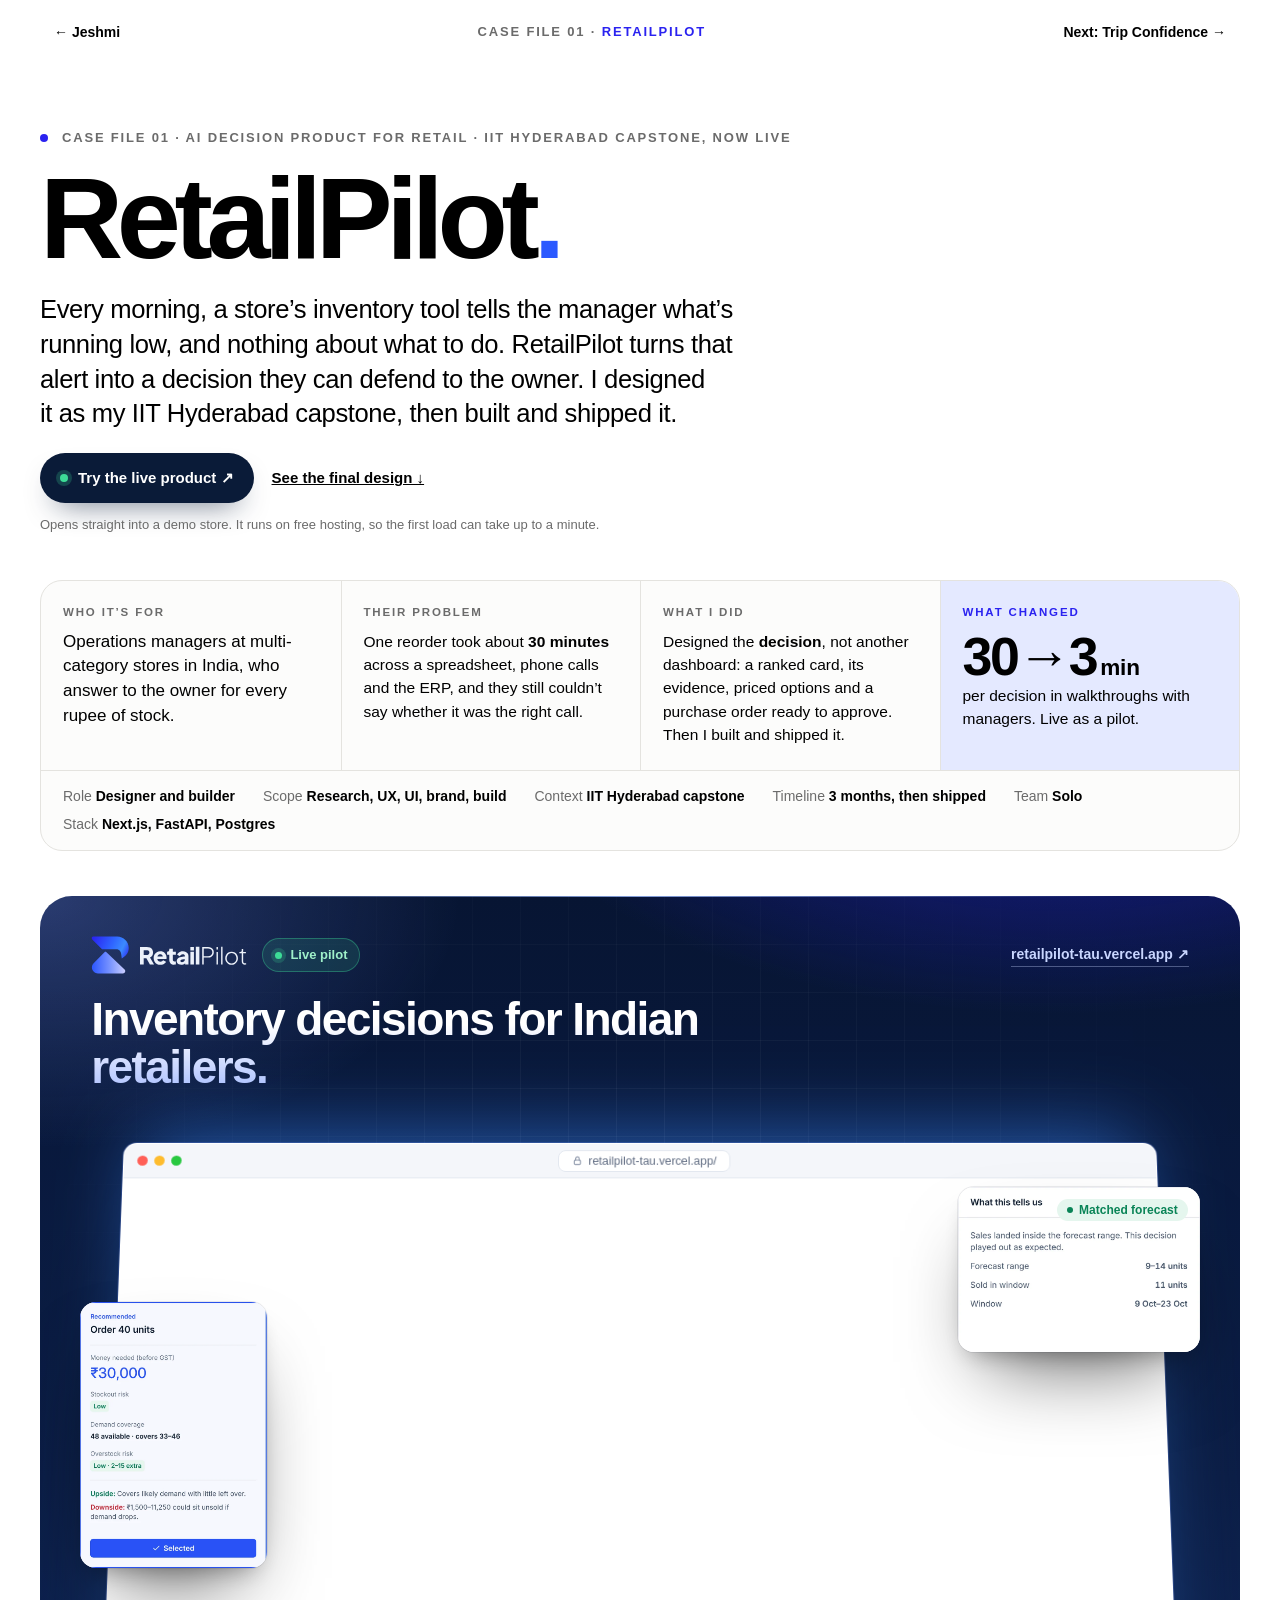
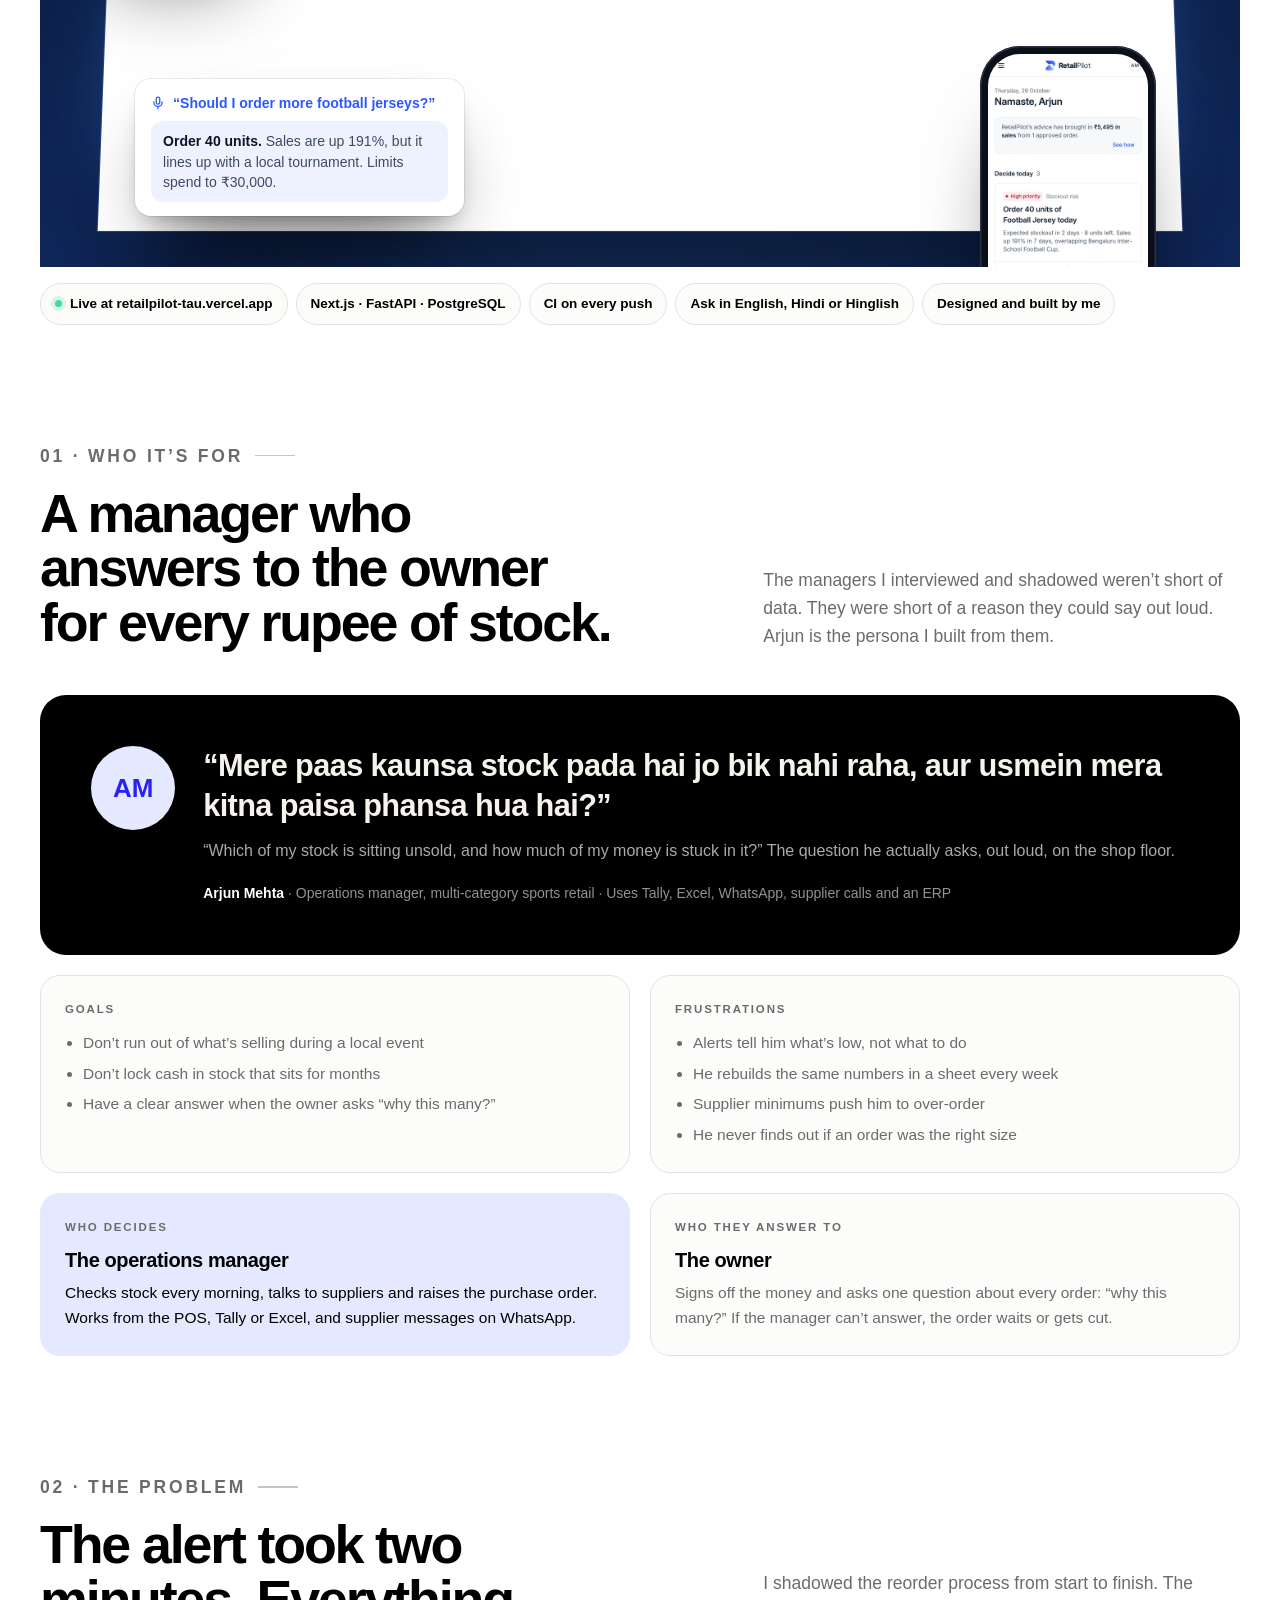
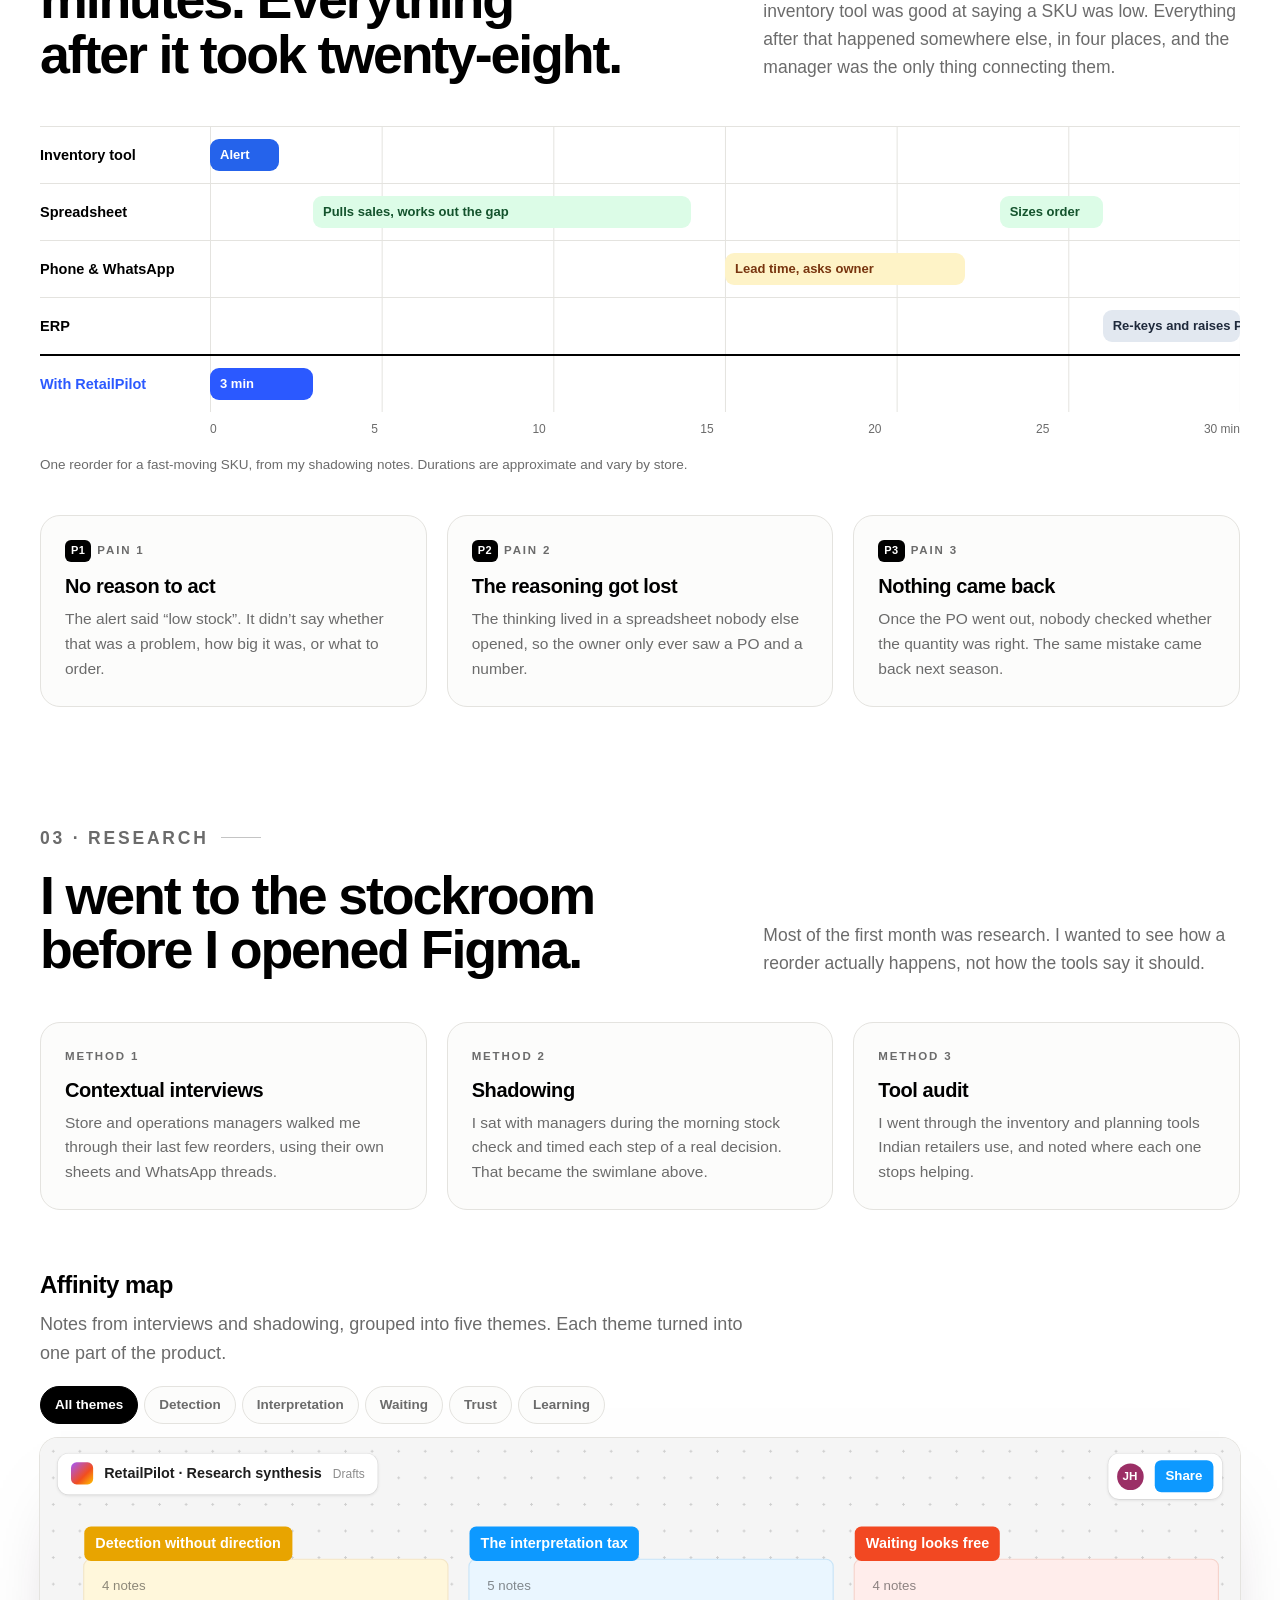
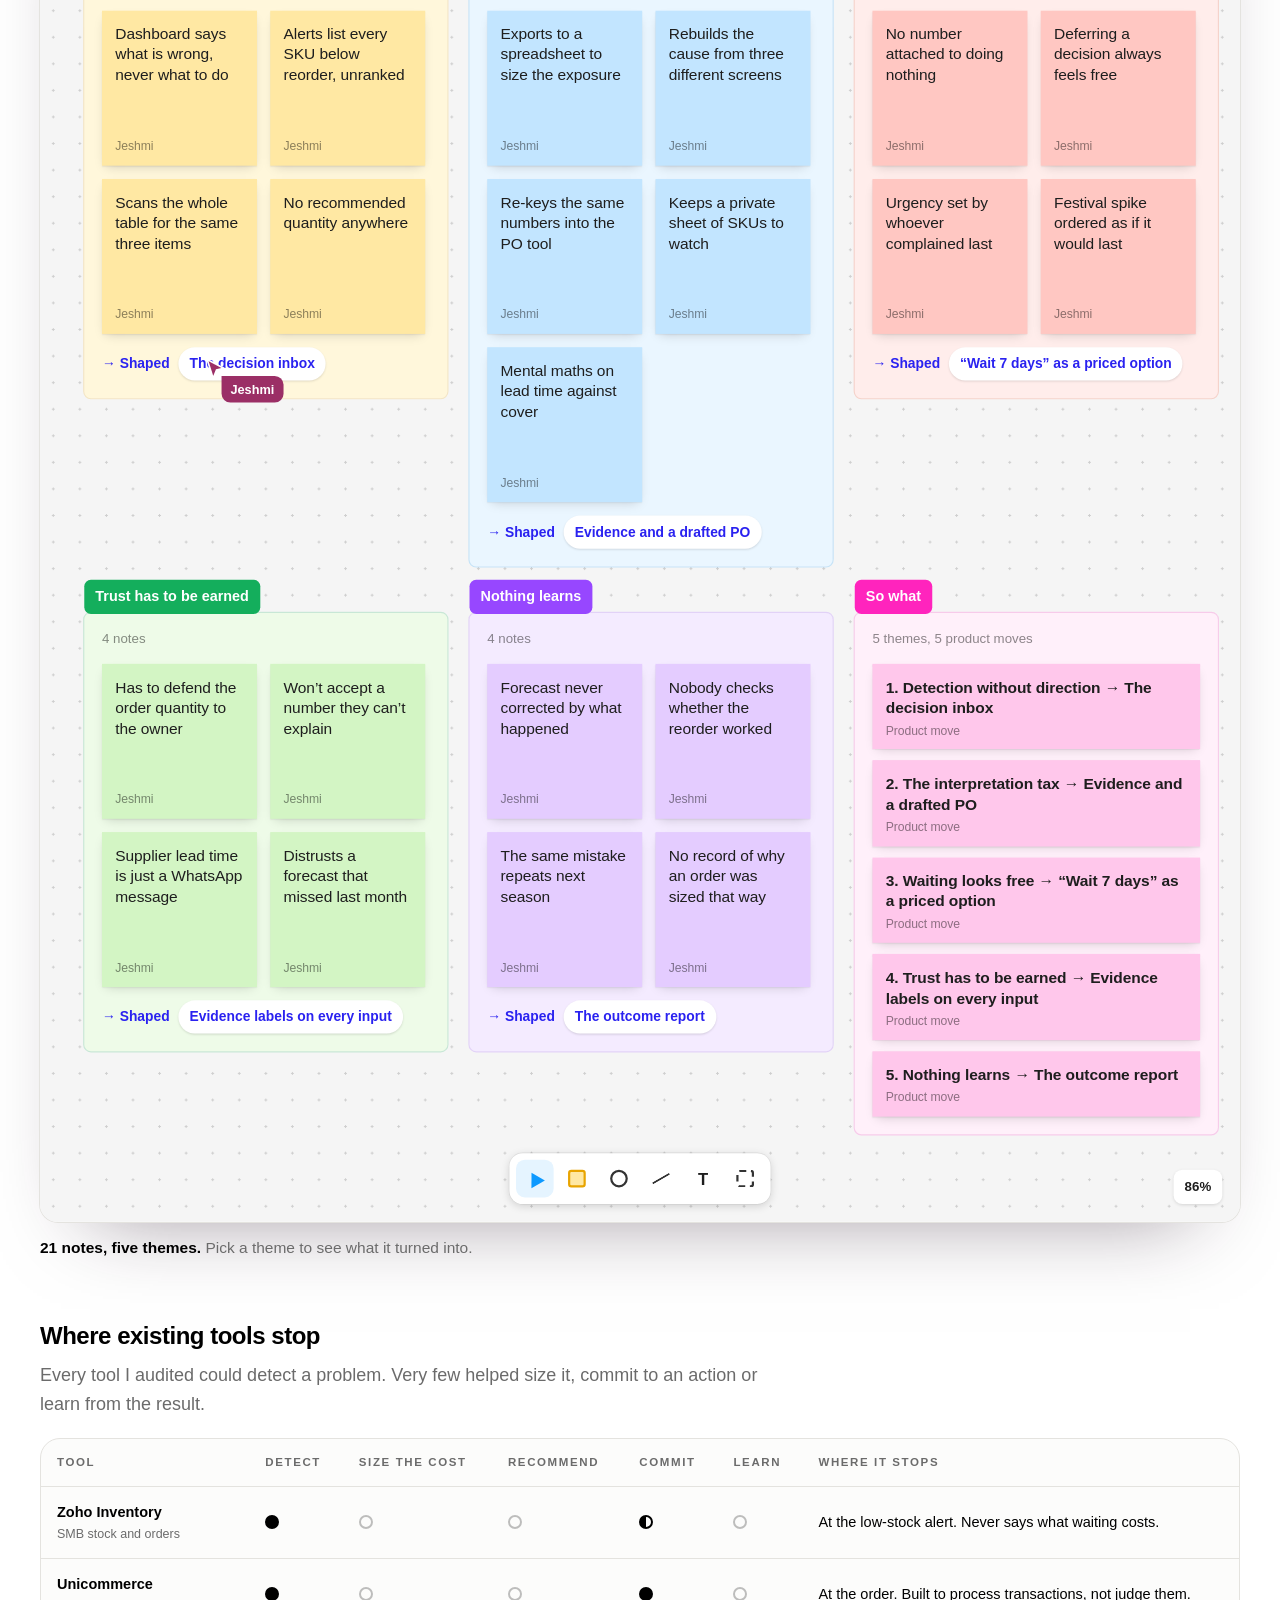
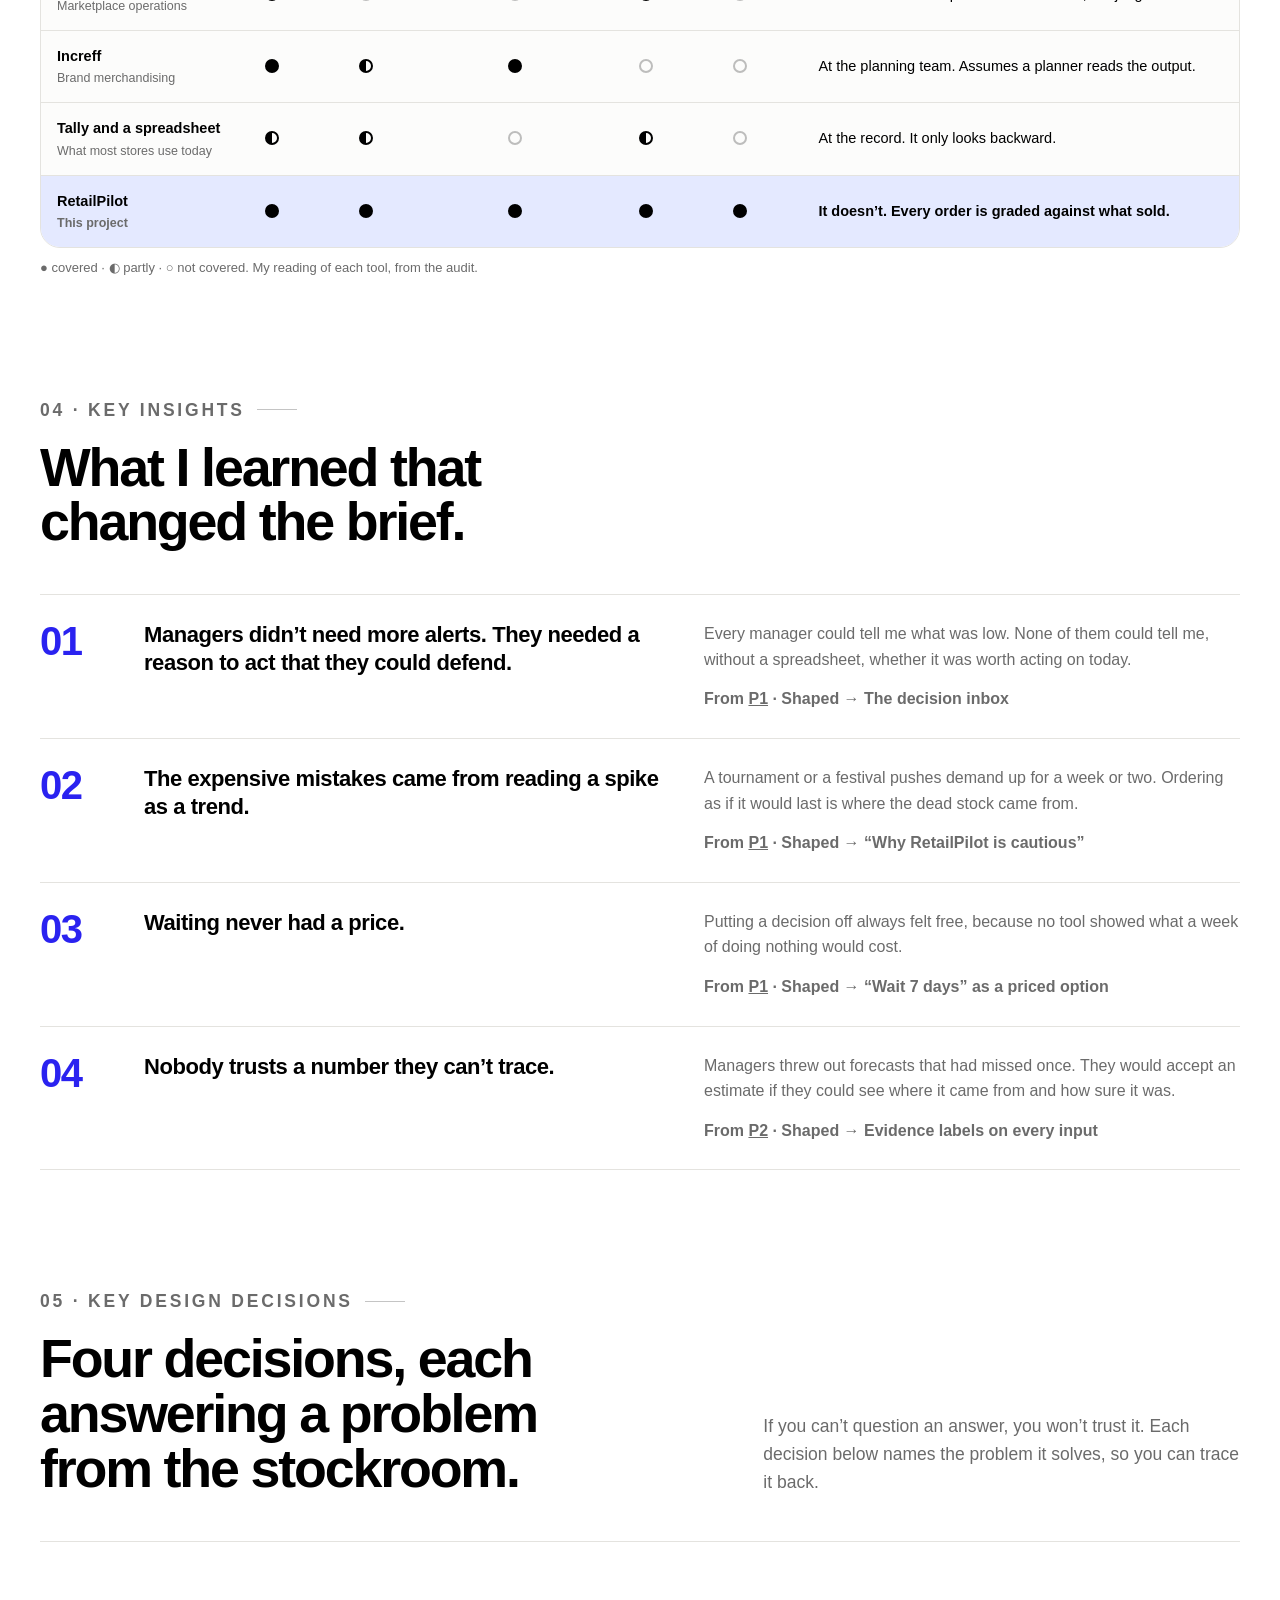
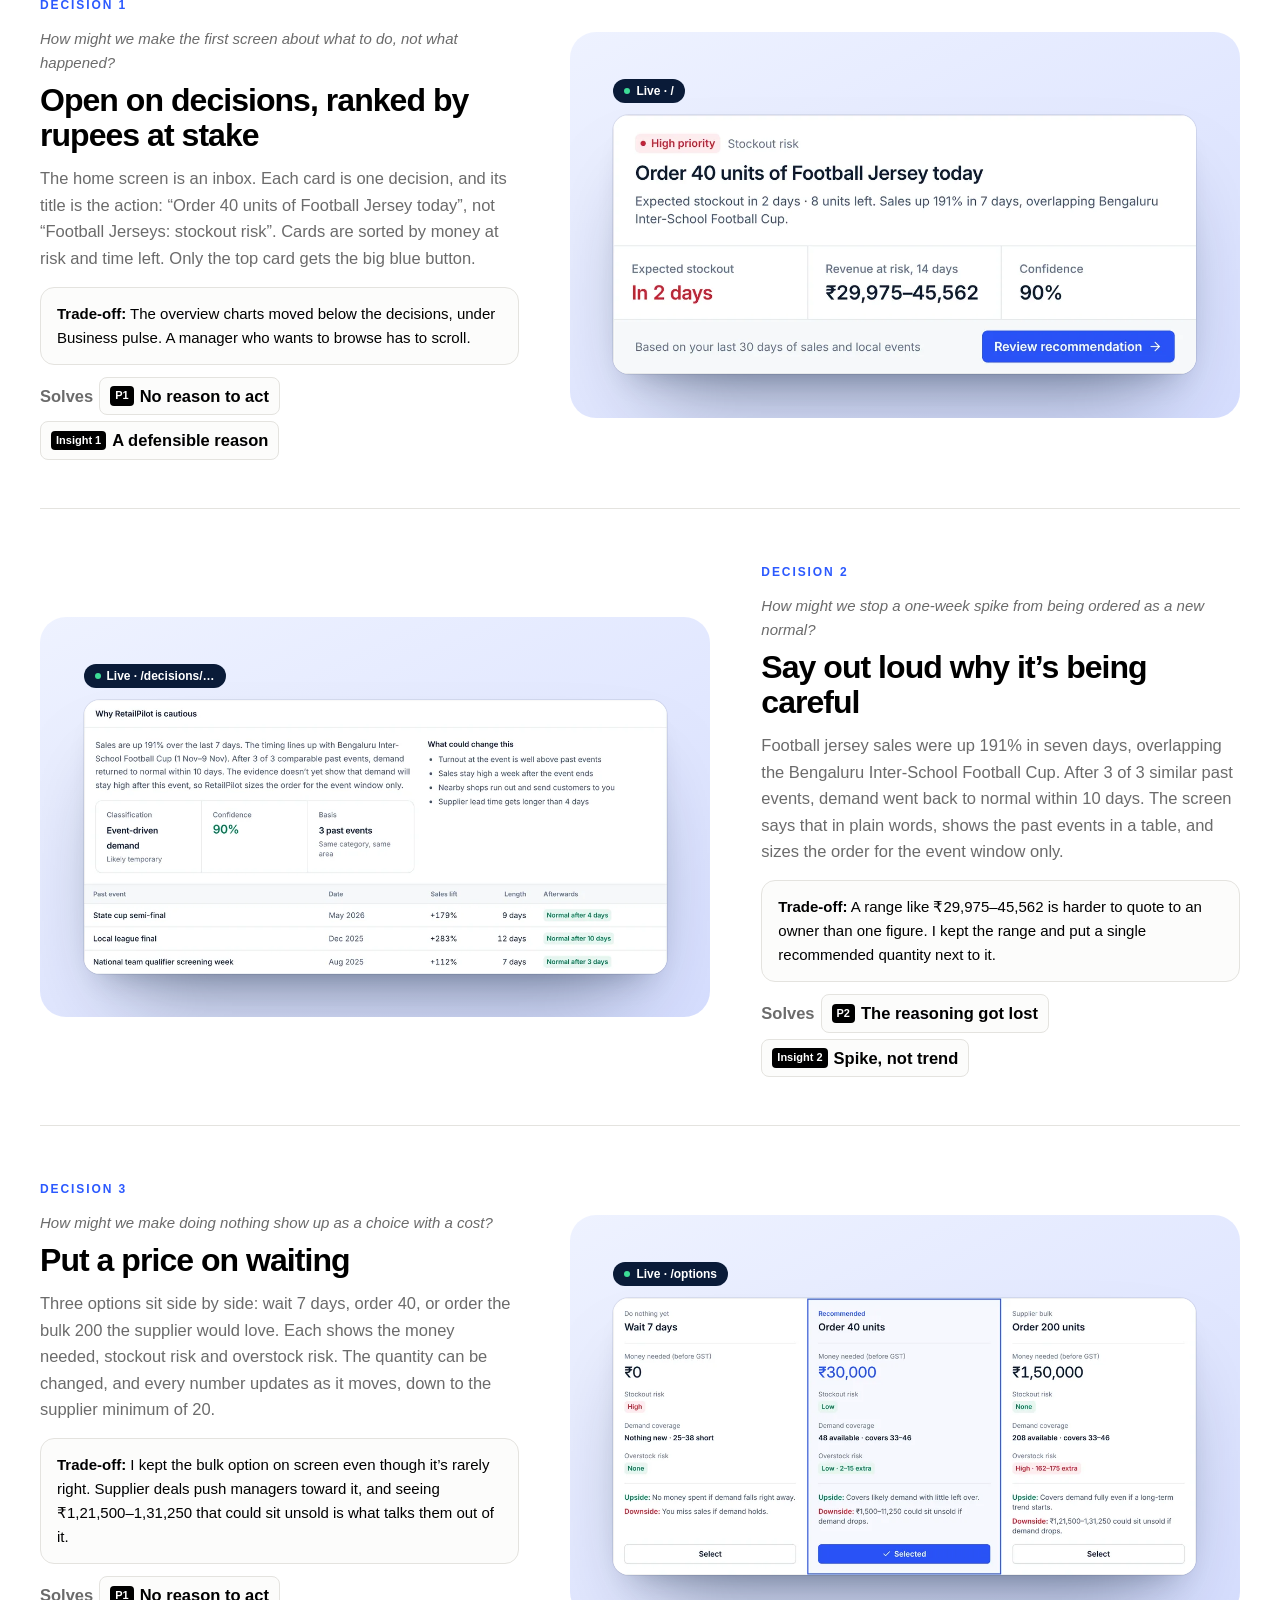
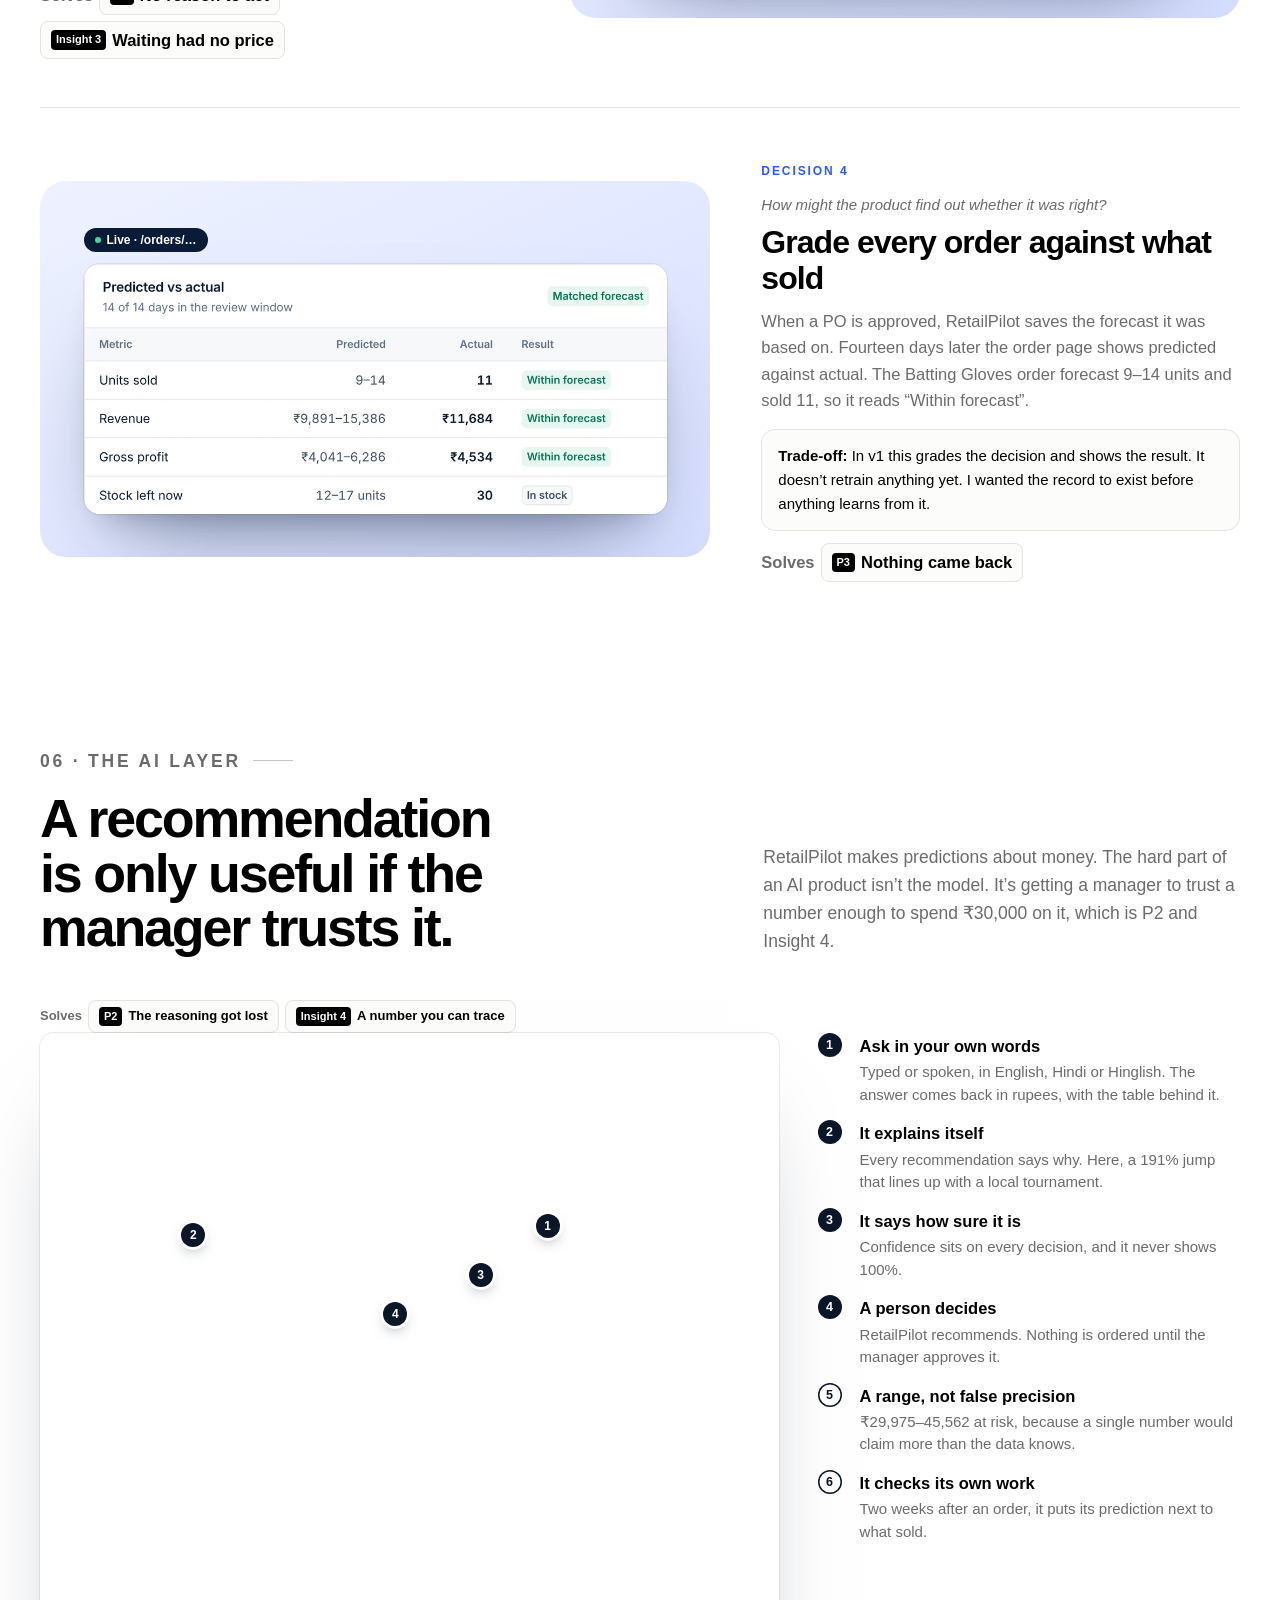
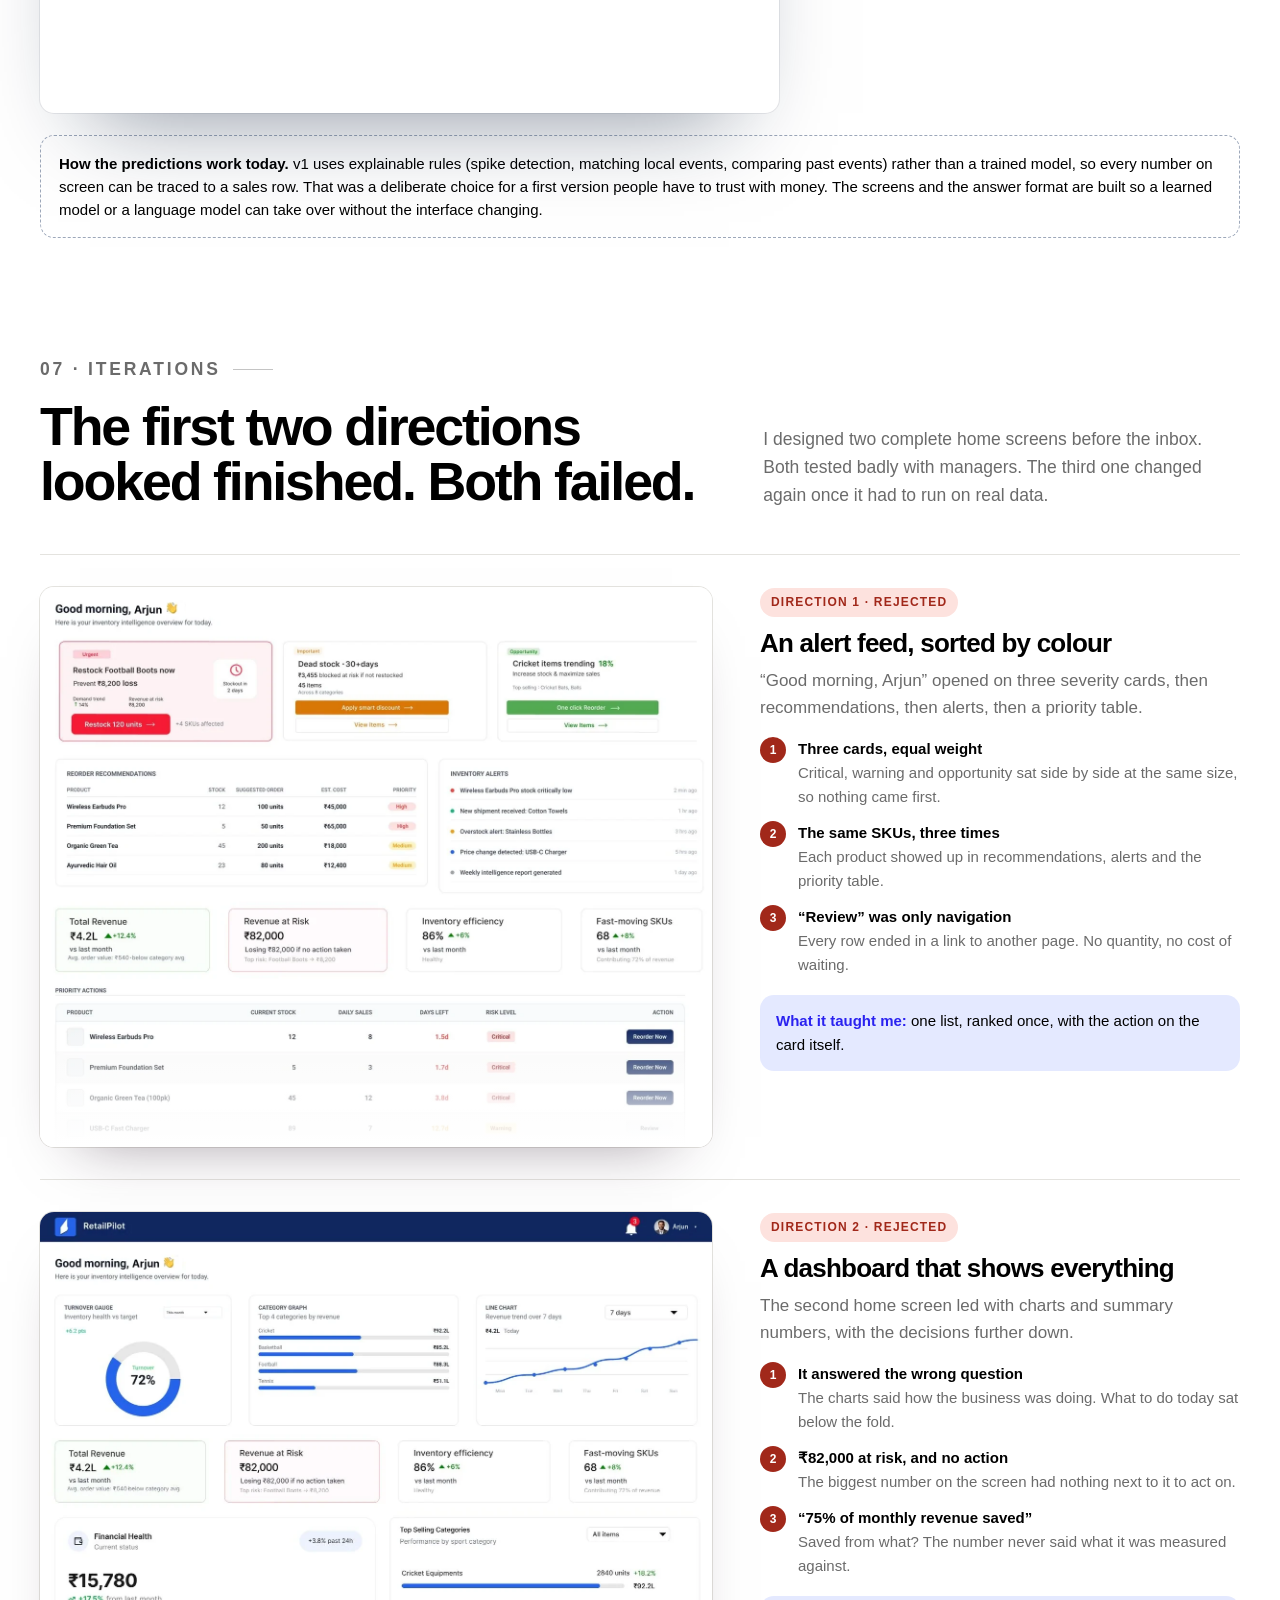
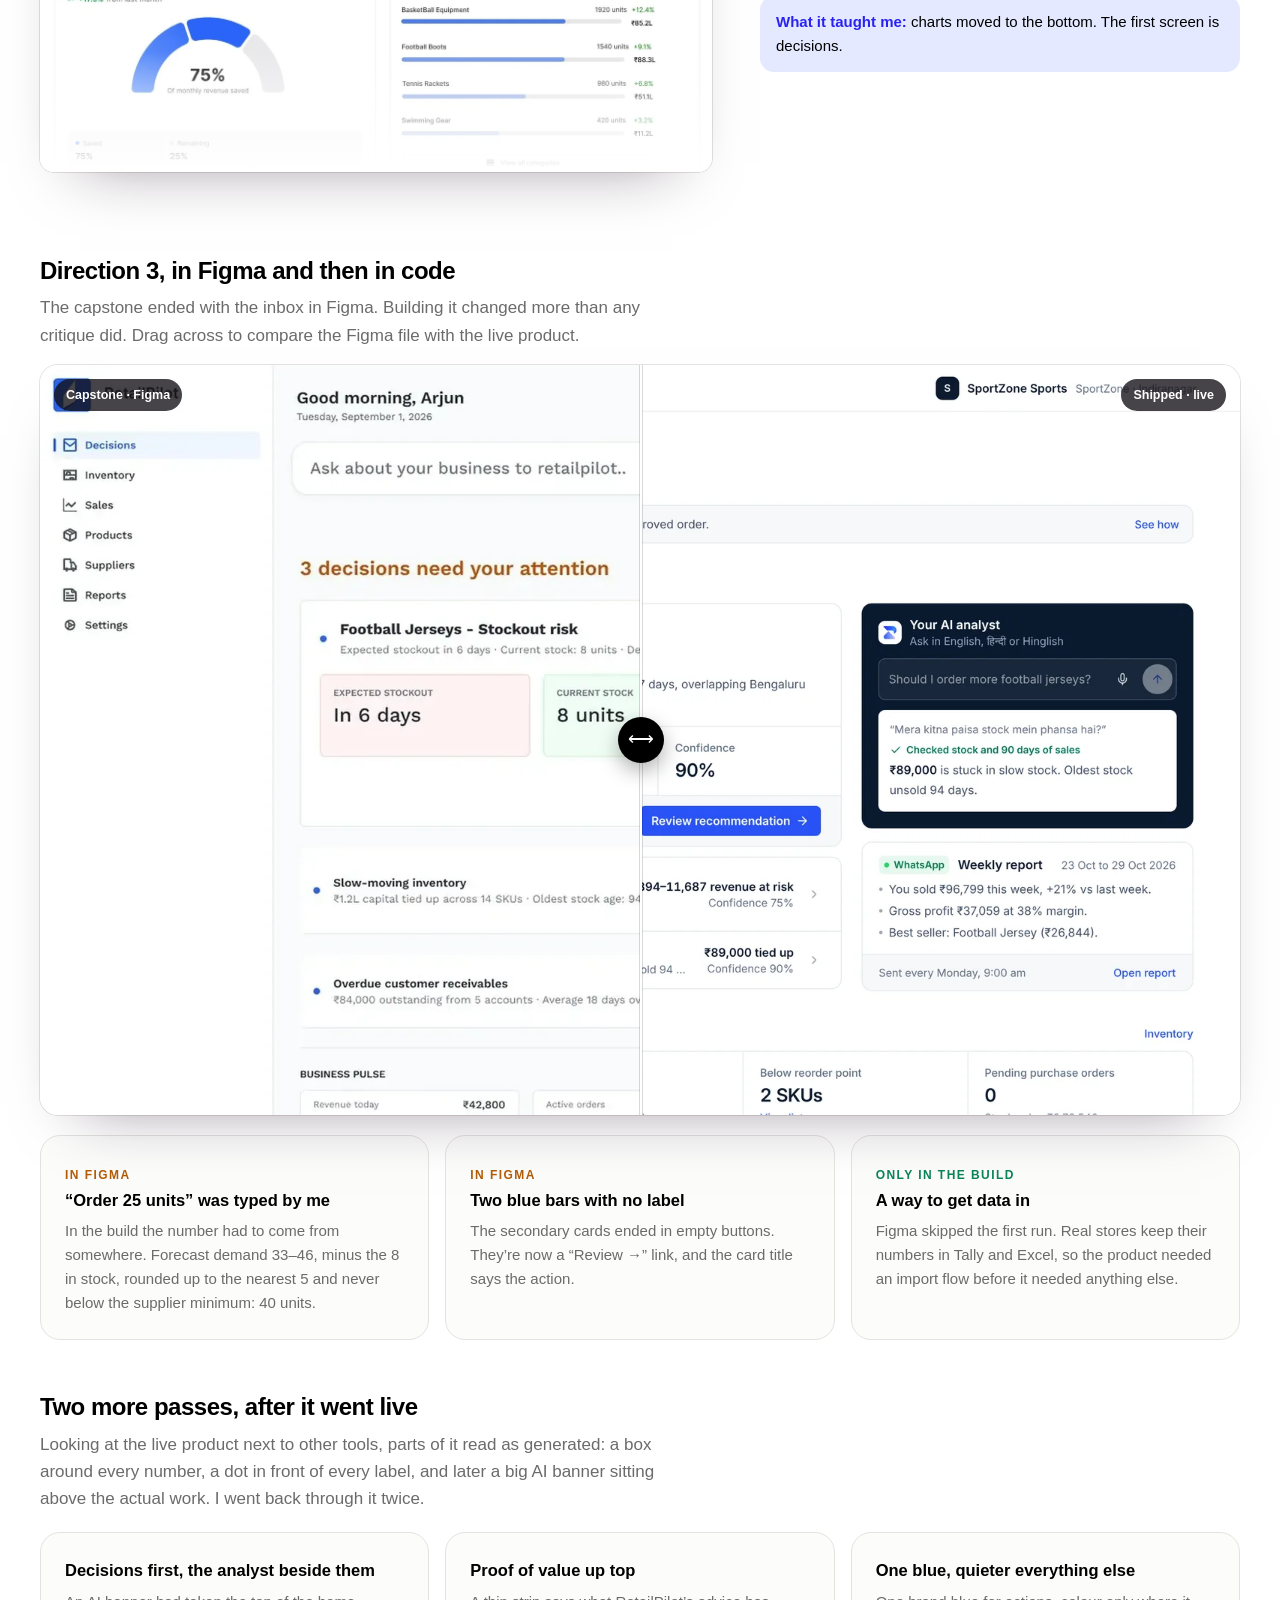
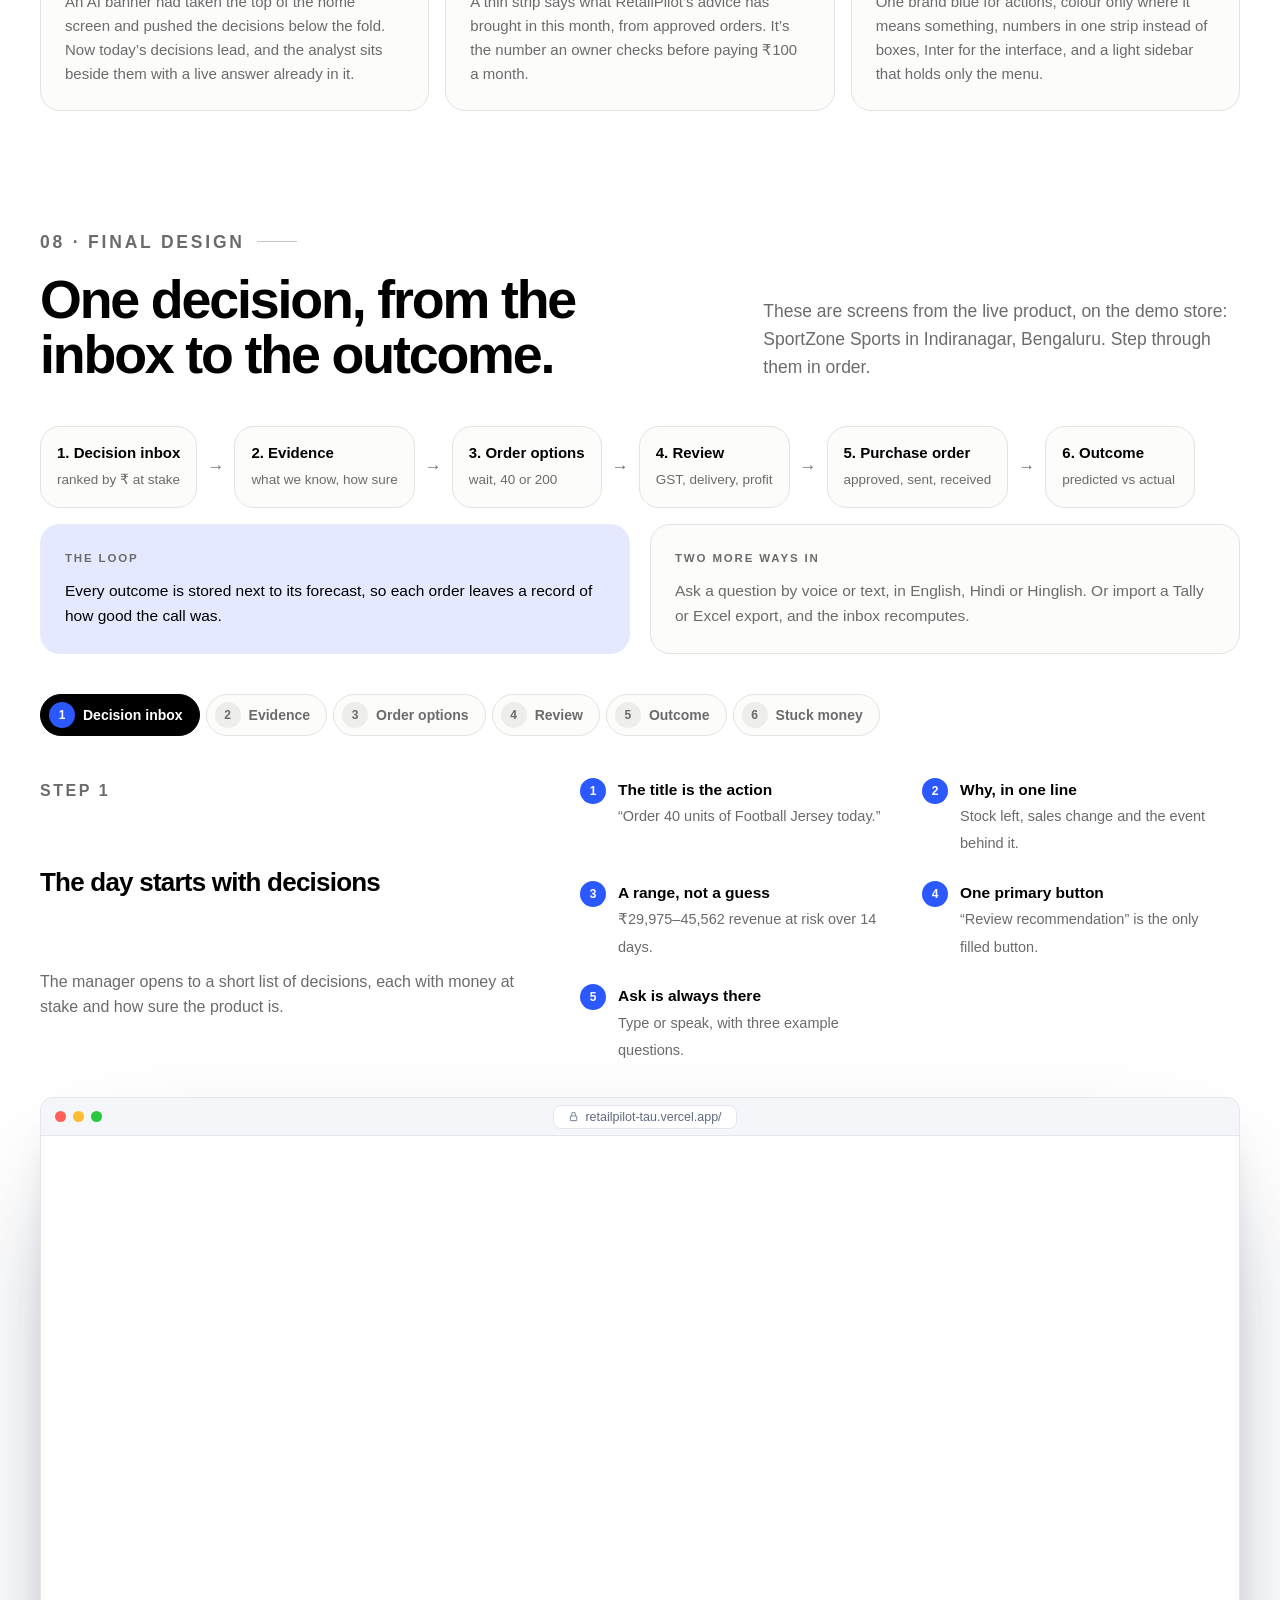
<file: rp.html>
<!doctype html>
<html lang="en"><head><meta charset="utf-8"><meta name="viewport" content="width=device-width, initial-scale=1, viewport-fit=cover">
<title>RetailPilot · Jeshmi</title><link rel="icon" type="image/png" sizes="32x32" href="favicon-32.png"><link rel="icon" type="image/png" sizes="192x192" href="favicon-192.png"><link rel="apple-touch-icon" href="apple-touch-icon.png"><meta property="og:type" content="article"><meta property="og:url" content="https://jeshmiportfolio.vercel.app/rp.html"><meta property="og:title" content="RetailPilot · Jeshmi"><meta property="og:description" content="RetailPilot case study by Jeshmi Hamitkhani: an IIT Hyderabad capstone I designed and then shipped as a live product for Indian retailers."><meta property="og:image" content="https://jeshmiportfolio.vercel.app/og-rp.jpg"><meta property="og:image:width" content="1200"><meta property="og:image:height" content="630"><meta name="twitter:card" content="summary_large_image"><meta name="twitter:image" content="https://jeshmiportfolio.vercel.app/og-rp.jpg"><meta name="description" content="RetailPilot case study by Jeshmi Hamitkhani: an IIT Hyderabad capstone I designed and then shipped as a live product for Indian retailers.">
<link rel="preconnect" href="https://fonts.googleapis.com"><link rel="preconnect" href="https://fonts.gstatic.com" crossorigin>
<link rel="preconnect" href="https://api.fontshare.com" crossorigin><link rel="stylesheet" href="https://api.fontshare.com/v2/css?f%5B%5D=general-sans@400,500,600&display=swap">
<link rel="stylesheet" href="cs.css">
<style>:root{--tint:#E4E9FF;--tint-ink:#2A22F0;--pa:#2B59FF}.dec>.oshot{grid-column:1/-1;margin-top:8px}.oshot img[src*="o-pu-dec"]{padding:clamp(10px,2vw,22px);background:#fff}.oshot{margin:0;border-radius:14px;overflow:hidden;background:#fff;border:1px solid var(--line);box-shadow:0 40px 80px -48px rgba(40,20,40,.45)}.oshot img{display:block;width:100%;height:auto}
.aff-f{display:flex;flex-wrap:wrap;gap:8px;margin-top:20px}.aff-f button{display:inline-flex;align-items:center;gap:8px;padding:9px 16px;border-radius:999px;border:1px solid var(--line);background:#fff;font:600 14.5px var(--ui,inherit);color:var(--ink);cursor:pointer}.aff-f button i{width:10px;height:10px;border-radius:3px}.aff-f button[aria-pressed=true]{background:var(--ink);color:#fff;border-color:var(--ink)}
.aff-b{margin-top:16px;display:grid;grid-template-columns:repeat(5,minmax(0,1fr));gap:18px;padding:24px;border-radius:22px;background:#fff;border:1px solid var(--line)}
.aff-c{display:grid;gap:10px;align-content:start;transition:opacity .35s}.aff-c h4{font-size:19px;line-height:1.15;letter-spacing:-.02em;margin:0}.aff-c small{color:var(--muted);font-size:14px;padding-bottom:12px;border-bottom:2px solid var(--ink);margin-bottom:6px}
.aff-c .st{margin:0;background:var(--st);padding:14px 14px 18px;font:600 19px/1.25 Caveat,cursive;color:#2b2530;transform:rotate(var(--r));box-shadow:0 6px 10px -8px rgba(0,0,0,.35)}
.aff.f .aff-c{opacity:.22}.aff.f .aff-c.on{opacity:1}
.aff-s{margin-top:16px;display:flex;align-items:center;gap:16px;padding:16px 20px;border-radius:16px;background:var(--ink);color:#fff}.aff-s span{flex:none;background:#fff;color:var(--ink);font-weight:700;font-size:14px;padding:6px 12px;border-radius:999px}.aff-s p{margin:0;font-size:16px}
@media(max-width:1000px){.aff-b{grid-template-columns:repeat(2,minmax(0,1fr))}}@media(max-width:560px){.aff-b{grid-template-columns:1fr;padding:16px}.aff-s{flex-direction:column;align-items:flex-start}}
.fj{position:relative;font-family:var(--ui);color:#1E1E1E;background-color:#F5F5F5;background-image:radial-gradient(#CFCFCF 1.1px,transparent 1.2px);background-size:24px 24px;overflow:hidden}
.fj *{box-sizing:border-box}
.fj .file{position:absolute;left:16px;top:14px;display:flex;align-items:center;gap:10px;background:#fff;border-radius:10px;padding:8px 12px;box-shadow:0 1px 3px rgba(0,0,0,.12),0 0 0 .5px rgba(0,0,0,.08);font-size:13px;font-weight:600}
.fj .file small{font-weight:500;color:#8C8C8C}
.fj .file i{width:20px;height:20px;border-radius:5px;background:linear-gradient(135deg,#A259FF,#F24E1E 60%,#FFC700)}
.fj .people{position:absolute;right:16px;top:14px;display:flex;align-items:center;gap:6px;background:#fff;border-radius:10px;padding:6px 8px;box-shadow:0 1px 3px rgba(0,0,0,.12),0 0 0 .5px rgba(0,0,0,.08);font-size:12px;font-weight:600}
.fj .people b{width:24px;height:24px;border-radius:50%;display:grid;place-items:center;color:#fff;font-size:10.5px}
.fj .people em{font-style:normal;margin-left:4px;background:#0D99FF;color:#fff;border-radius:6px;padding:5px 10px}
.fj .sec{position:absolute;border-radius:6px;padding:46px 16px 16px;transition:opacity .45s,filter .45s}
.fj .sec h4{position:absolute;left:0;top:-30px;font-size:13px;font-weight:600;padding:5px 10px;border-radius:6px;color:#fff;white-space:nowrap}
.fj .sec .cnt{position:absolute;left:16px;top:14px;font-size:12px;color:rgba(0,0,0,.45);font-weight:500}
.fj .grid{display:grid;grid-template-columns:repeat(2,140px);gap:12px}
.fj .st{width:140px;height:140px;padding:12px 12px 10px;display:flex;flex-direction:column;justify-content:space-between;font-size:14px;line-height:1.32;letter-spacing:-.005em;box-shadow:0 1px 1px rgba(0,0,0,.06),0 4px 10px -4px rgba(0,0,0,.18);position:relative}
.fj .st span{font-size:11px;color:rgba(0,0,0,.45);font-weight:500}
.fj .st .v{position:absolute;right:8px;bottom:8px;display:flex;gap:2px}
.fj .st .v i{width:12px;height:12px;border-radius:50%;border:1.5px solid #fff}
.fj .shaped{margin-top:12px;display:flex;align-items:center;gap:8px;font-size:12.5px;font-weight:600}
.fj .shaped b{background:#fff;border-radius:999px;padding:5px 10px;box-shadow:0 1px 2px rgba(0,0,0,.12)}
.fj.focus .sec{opacity:.22;filter:saturate(.4)}
.fj.focus .sec.on{opacity:1;filter:none}
.fj .cur{position:absolute;z-index:5;pointer-events:none;transition:transform 2.6s cubic-bezier(.45,0,.2,1)}
.fj .cur svg{display:block}
.fj .cur span{position:absolute;left:14px;top:16px;color:#fff;font-size:11.5px;font-weight:600;padding:3px 8px;border-radius:0 8px 8px 8px;white-space:nowrap}
.fj .tools{position:absolute;left:50%;bottom:16px;transform:translateX(-50%);display:flex;gap:4px;background:#fff;border-radius:12px;padding:6px;box-shadow:0 2px 8px rgba(0,0,0,.15),0 0 0 .5px rgba(0,0,0,.08)}
.fj .tools i{width:34px;height:34px;border-radius:8px;display:grid;place-items:center}
.fj .tools i.on{background:#E5F4FF}
.fj .tools i s{display:block;width:16px;height:16px;border-radius:3px;border:2px solid #333}
.fj .zoom{position:absolute;right:16px;bottom:16px;background:#fff;border-radius:8px;padding:6px 10px;font-size:12px;font-weight:600;box-shadow:0 1px 3px rgba(0,0,0,.12)}
.fjtabs{display:flex;gap:6px;flex-wrap:wrap;margin:18px 0 14px}
.fjtabs button{height:38px;padding:0 14px;border-radius:999px;border:1px solid var(--line);background:var(--paper);font:700 13.5px var(--sans);color:var(--muted);cursor:pointer}
.fjtabs button[aria-pressed="true"]{background:var(--ink);border-color:var(--ink);color:#fff}
.fjwrap{border-radius:18px;overflow:hidden;box-shadow:0 0 0 1px var(--line),0 40px 80px -50px rgba(40,20,40,.5)}
.fjsum{margin-top:14px;font-size:15.5px;color:var(--muted);min-height:1.6em}
.fjsum b{color:var(--ink)}

.mk{background:linear-gradient(104deg,rgba(255,224,60,0) .9%,rgba(255,224,60,.85) 2.4%,rgba(255,212,0,.6) 5.8%,rgba(255,224,60,.25) 93%,rgba(255,224,60,.8) 96%,rgba(255,224,60,0) 98%),linear-gradient(183deg,rgba(255,224,60,0) 0%,rgba(255,224,60,.3) 7.9%,rgba(255,224,60,0) 15%);padding:.05em .35em;margin:0 -.2em;border-radius:.4em .25em;-webkit-box-decoration-break:clone;box-decoration-break:clone;color:inherit}
.ai-shot{position:relative;margin:0}
.ai-shot img{display:block;width:100%;height:auto;border-radius:14px;box-shadow:0 0 0 1px rgba(12,22,41,.08),0 50px 90px -50px rgba(10,27,56,.5)}
.ai-pin{position:absolute;width:24px;height:24px;margin:-12px 0 0 -12px;border-radius:50%;background:#0C1629;color:#fff;font:700 12px var(--sans,inherit);display:grid;place-items:center;box-shadow:0 0 0 3px #fff,0 6px 14px -4px rgba(10,27,56,.5)}
.ai-grid{display:grid;grid-template-columns:minmax(0,7fr) minmax(0,4fr);gap:clamp(20px,3vw,40px);align-items:start}
.ai-list{list-style:none;padding:0;margin:0;display:grid;gap:14px}
.ai-list li{display:grid;grid-template-columns:30px minmax(0,1fr);gap:12px;align-items:start}
.ai-list li>span{width:24px;height:24px;border-radius:50%;background:#0C1629;color:#fff;font-weight:800;font-size:12.5px;display:grid;place-items:center}
.ai-list li.x>span{background:transparent;color:#0C1629;box-shadow:inset 0 0 0 1.5px #0C1629}
.ai-list b{display:block;font-size:16.5px}
.ai-list p{margin:2px 0 0;font-size:15px;color:var(--muted);line-height:1.5}
.ai-how{margin-top:22px;padding:16px 18px;border-radius:14px;border:1px dashed #9DA8BA;font-size:15px;line-height:1.55;color:var(--ink)}
@media(max-width:900px){.ai-grid{grid-template-columns:1fr}}
@media(max-width:560px){.ai-pin{width:20px;height:20px;margin:-10px 0 0 -10px;font-size:11px}}

.sw .mb,.rl-mob{display:none}
.sw .mb .ph,.rl-mob .ph{width:min(290px,78%);margin:0 auto}
.rl-mob{padding:22px 0 0;margin-bottom:-110px}
.rl .rl-mob .ph{position:relative;right:auto;bottom:auto;display:block;animation:none}
@media(max-width:700px){.proof{gap:6px}.proof span{padding:7px 11px;font-size:12.5px}.sw .dk,.hide-mb,.rl-scene{display:none}.sw .mb,.rl-mob{display:block}.rl{padding-bottom:0}.pan{padding:22px 12px}.ask-row{grid-template-columns:1fr}.rl-mob .ph{width:min(260px,72%)}}

.rl{position:relative;margin-top:clamp(32px,5vh,56px);padding:clamp(22px,3.4vw,40px) clamp(16px,4vw,56px) 0;border-radius:32px 32px 0 0;overflow:hidden;isolation:isolate;color:#fff;
background:radial-gradient(900px 480px at 50% 120%,rgba(59,139,255,.55),transparent 65%),radial-gradient(1000px 520px at 85% -20%,rgba(42,34,240,.65),transparent 60%),radial-gradient(700px 420px at 0% 0%,rgba(124,150,255,.30),transparent 60%),linear-gradient(180deg,#071533 0%,#0B1E48 60%,#10285E 100%)}
.rl::before{content:'';position:absolute;inset:0;z-index:-1;background-image:linear-gradient(rgba(255,255,255,.055) 1px,transparent 1px),linear-gradient(90deg,rgba(255,255,255,.055) 1px,transparent 1px);background-size:48px 48px;-webkit-mask-image:radial-gradient(ellipse 70% 60% at 50% 30%,#000 10%,transparent 75%);mask-image:radial-gradient(ellipse 70% 60% at 50% 30%,#000 10%,transparent 75%)}
.rl::after{content:'';position:absolute;left:10%;right:10%;top:0;height:1px;background:linear-gradient(90deg,transparent,rgba(160,190,255,.8),transparent)}
.rl-top{display:flex;align-items:center;gap:14px;flex-wrap:wrap}
.rl-logo{height:clamp(28px,3vw,40px);width:auto}
.rl-live{display:inline-flex;align-items:center;gap:8px;padding:6px 12px;border-radius:999px;background:rgba(61,220,151,.12);border:1px solid rgba(61,220,151,.35);color:#9FF0C9;font-size:13px;font-weight:700}
.rl-live i,.proof i.g{width:7px;height:7px;border-radius:50%;background:#3DDC97;box-shadow:0 0 0 4px rgba(61,220,151,.2);animation:rlp 2s infinite}
@keyframes rlp{50%{box-shadow:0 0 0 7px rgba(61,220,151,0)}}
.rl-url{margin-left:auto;color:#C9D6FF;font-size:14px;font-weight:600;text-decoration:none;border-bottom:1px solid rgba(201,214,255,.35)}
.rl-url:hover{color:#fff}
.rl-tag{margin:clamp(14px,2vw,22px) 0 0;font-size:clamp(26px,3.6vw,50px);font-weight:750;letter-spacing:-.035em;line-height:1.04;max-width:16em;background:linear-gradient(180deg,#fff 30%,#AFC2FF);-webkit-background-clip:text;background-clip:text;color:transparent}
.rl-scene{position:relative;margin-top:clamp(26px,4vw,52px);perspective:2200px}
.rl-tilt{transform:rotateX(9deg) scale(.94);transform-origin:50% 0;animation:rlt 1.6s cubic-bezier(.2,.7,.2,1) both}
@keyframes rlt{from{transform:rotateX(22deg) scale(.9) translateY(30px);opacity:0}to{transform:rotateX(9deg) scale(.94);opacity:1}}
.rl .bw{border-color:rgba(255,255,255,.22);border-bottom:0;border-radius:14px 14px 0 0;box-shadow:0 0 0 1px rgba(120,150,255,.25),0 -30px 80px -20px rgba(59,139,255,.55),0 90px 140px -40px rgba(0,0,0,.75)}
.fl{position:absolute;margin:0;border-radius:16px;overflow:hidden;background:#fff;box-shadow:0 0 0 1px rgba(12,22,41,.08),0 40px 80px -30px rgba(0,0,0,.65),0 12px 24px -12px rgba(0,0,0,.35);animation:flo 7s ease-in-out infinite}
.fl img{display:block;width:100%;height:auto}
@keyframes flo{50%{transform:translateY(-8px)}}
.fl-opt{left:-1%;top:22%;width:clamp(150px,17%,230px);animation-delay:-2s}
.fl-ver{right:-1%;top:6%;width:clamp(170px,22%,300px);animation-delay:-4s}
.fl-chip{position:absolute;right:12px;top:12px;display:inline-flex;align-items:center;gap:6px;padding:4px 10px;border-radius:999px;background:#E5F6EE;color:#0A8457;font:700 12px Inter,sans-serif}
.fl-chip i{width:6px;height:6px;border-radius:50%;background:#0A8457}
.fl-ask{left:4%;bottom:7%;width:clamp(220px,30%,400px);padding:14px 16px;display:grid;gap:8px;color:#0C1629;font-size:14px;line-height:1.45;animation-delay:-1s}
.fl-ask .q{display:flex;align-items:center;gap:8px;font-weight:700;color:#2B59FF}
.fl-ask .a{padding:10px 12px;border-radius:12px;background:#EEF2FF;color:#3D4A61}
.fl-ask .a b{color:#0C1629}
.rl .ph{position:absolute;right:3%;bottom:clamp(-170px,-11vw,-50px);width:clamp(120px,16%,230px);animation:flo 7s ease-in-out infinite;animation-delay:-3s}
.proof{display:flex;flex-wrap:wrap;gap:8px;margin-top:16px}
.proof span{display:inline-flex;align-items:center;gap:8px;padding:9px 14px;border-radius:999px;background:var(--paper);border:1px solid var(--line);font-size:13.5px;font-weight:600;color:var(--ink)}
@media(max-width:820px){.fl{display:none}.rl .ph{display:none}.rl-tilt{transform:rotateX(6deg) scale(.97)}.rl-url{margin-left:0}}
@media(prefers-reduced-motion:reduce){.rl-tilt,.fl,.rl .ph,.rl-live i{animation:none}}

:root{--magenta:#2B59FF}
.hero h1 span{color:#2B59FF}
.rp-cta{display:flex;flex-wrap:wrap;align-items:center;gap:12px 18px;margin-top:22px}
.rp-cta a.go{display:inline-flex;align-items:center;gap:10px;padding:13px 20px;border-radius:999px;background:#0A1B38;color:#fff;font-weight:700;font-size:15px;text-decoration:none;box-shadow:0 14px 30px -16px rgba(10,27,56,.8)}
.rp-cta a.go:hover{background:#2B59FF}
.rp-cta a.go i{width:8px;height:8px;border-radius:50%;background:#3DDC97;box-shadow:0 0 0 4px rgba(61,220,151,.22)}
.rp-cta a.sub{font-weight:650;font-size:15px;color:var(--ink)}
.rp-cta small{flex-basis:100%;font-size:13px;color:var(--muted)}
.bw{margin:0;border-radius:14px;overflow:hidden;background:#fff;border:1px solid rgba(12,22,41,.10);box-shadow:0 60px 120px -50px rgba(10,27,56,.55),0 22px 40px -28px rgba(10,27,56,.40)}
.bw-bar{display:flex;align-items:center;gap:7px;height:38px;padding:0 14px;background:#F4F6FA;border-bottom:1px solid #E2E7EF}
.bw-bar i{flex:none;width:11px;height:11px;border-radius:50%;background:#FF5F57}.bw-bar i+i{background:#FEBC2E}.bw-bar i+i+i{background:#28C840}
.bw-bar span{margin:0 auto;display:flex;align-items:center;gap:6px;min-width:0;max-width:62%;padding:4px 14px;border-radius:8px;background:#fff;border:1px solid #E2E7EF;font:500 12.5px Inter,sans-serif;color:#5E6A80;white-space:nowrap;overflow:hidden;text-overflow:ellipsis;transform:translateX(-22px)}
.bw-bar svg{flex:none}
.bw img{display:block;width:100%;height:auto}
.bw.cap img{aspect-ratio:16/10;object-fit:cover;object-position:top}
.rp-stage{position:relative;margin-top:clamp(32px,5vh,56px);padding:clamp(28px,5vw,72px) clamp(16px,6vw,96px) 0;border-radius:30px 30px 0 0;overflow:hidden;isolation:isolate;
background:radial-gradient(1100px 520px at 72% -12%,rgba(59,139,255,.60),transparent 62%),radial-gradient(760px 420px at 6% 112%,rgba(124,150,255,.40),transparent 62%),linear-gradient(180deg,#0A1B38 0%,#0F2556 100%)}
.rp-stage::before{content:'';position:absolute;inset:0;z-index:-1;background-image:linear-gradient(rgba(255,255,255,.05) 1px,transparent 1px),linear-gradient(90deg,rgba(255,255,255,.05) 1px,transparent 1px);background-size:56px 56px;-webkit-mask-image:radial-gradient(ellipse at 50% 0%,#000 20%,transparent 75%);mask-image:radial-gradient(ellipse at 50% 0%,#000 20%,transparent 75%)}
.rp-stage .bw{border-color:rgba(255,255,255,.18);border-bottom:0;border-radius:14px 14px 0 0;box-shadow:0 -1px 0 rgba(255,255,255,.25),0 80px 140px -40px rgba(0,0,0,.7)}
.rp-stage .ph{position:absolute;right:clamp(10px,4vw,56px);bottom:clamp(-150px,-9vw,-40px);width:clamp(120px,17vw,250px)}
.rp-stage .badge{position:absolute;left:clamp(10px,4vw,48px);bottom:clamp(18px,4vw,48px);display:flex;align-items:center;gap:12px;padding:12px 16px 12px 12px;border-radius:16px;background:rgba(255,255,255,.96);box-shadow:0 30px 60px -30px rgba(0,0,0,.6);font-size:13.5px;line-height:1.35;color:#0C1629}
.rp-stage .badge img{width:40px;height:40px;border-radius:11px}
.rp-stage .badge b{display:block;font-size:14.5px}
.ph{margin:0;padding:8px;border-radius:40px;background:#0B0F19;box-shadow:0 0 0 1.5px #2A3142 inset,0 60px 90px -40px rgba(0,0,0,.75)}
.ph img{display:block;width:100%;height:auto;border-radius:32px}
.pan{border-radius:26px;padding:clamp(16px,3.4vw,44px);background:linear-gradient(155deg,#EEF2FF 0%,#E1E7FF 55%,#D6DEFF 100%);position:relative;overflow:hidden}
.pan.dk{background:radial-gradient(700px 360px at 80% 0%,rgba(59,139,255,.5),transparent 60%),linear-gradient(180deg,#0A1B38,#10275A)}
.rpd{display:grid;grid-template-columns:minmax(0,5fr) minmax(0,7fr);gap:clamp(24px,4vw,56px);align-items:center;padding:clamp(28px,4vw,48px) 0;border-top:1px solid var(--line)}
.rpd:first-of-type{border-top:0;padding-top:0}
.rpd.flip{grid-template-columns:minmax(0,7fr) minmax(0,5fr)}.rpd.flip>div:first-child{order:2}
.zm{margin:0;border-radius:16px;overflow:hidden;background:#fff;box-shadow:0 0 0 1px rgba(12,22,41,.08),0 50px 90px -40px rgba(10,27,56,.5),0 18px 30px -20px rgba(10,27,56,.3)}.zm img{display:block;width:100%;height:auto}
.zmw{position:relative}.impact{background:#0A1B38}.zmw .chip{position:relative;margin:0 0 12px;display:inline-flex;align-items:center;gap:6px;padding:5px 11px;border-radius:999px;background:#0A1B38;color:#fff;font:600 12px Inter,sans-serif}.zmw .chip i{width:6px;height:6px;border-radius:50%;background:#3DDC97}
.impact .row>div>span.big{display:block;margin:0;font-size:clamp(44px,5vw,76px);color:#fff}.impact .row>div>span.big span{display:inline;margin:0;font-size:inherit;color:inherit}.impact .num{color:#9DB4FF}
@media(max-width:900px){.rpd.flip{grid-template-columns:1fr}}
.rpd .n{font:800 12px var(--sans,inherit);letter-spacing:.16em;text-transform:uppercase;color:#2B59FF}
.rpd .hmw{margin-top:10px;font-size:15px;color:var(--muted);font-style:italic}
.rpd h3{margin-top:8px;font-size:clamp(24px,2.6vw,32px);line-height:1.1;letter-spacing:-.03em}
.rpd p{margin-top:12px;color:var(--muted);font-size:16.5px;line-height:1.6}
.rpd .to{margin-top:16px;padding:14px 16px;border-radius:14px;background:var(--paper);border:1px solid var(--line);font-size:15px;color:var(--ink)}
.duo{display:grid;grid-template-columns:repeat(2,minmax(0,1fr));gap:clamp(16px,3vw,32px);align-items:end}
.ask-row{display:grid;grid-template-columns:minmax(0,8fr) minmax(0,3fr);gap:clamp(16px,3vw,36px);align-items:end}
.chg{display:grid;grid-template-columns:repeat(3,minmax(0,1fr));gap:16px;margin-top:20px}
.chg .card b{display:block;font-size:16.5px;margin-bottom:6px}
.chg .card p{margin:0;font-size:15px}
.chg .fig{font-size:12px;font-weight:800;letter-spacing:.12em;text-transform:uppercase;color:#B25C06}
.chg .shp{font-size:12px;font-weight:800;letter-spacing:.12em;text-transform:uppercase;color:#0A8457}
.stack{display:grid;grid-template-columns:repeat(4,minmax(0,1fr));gap:1px;border-radius:20px;overflow:hidden;background:var(--line);border:1px solid var(--line)}
.stack>div{background:var(--paper);padding:20px 20px 22px}
.stack b{display:block;font-size:17px;margin:6px 0 4px}
.stack p{margin:0;font-size:14.5px;color:var(--muted);line-height:1.5}
.rules{display:grid;gap:10px;margin-top:6px}
.rules div{display:grid;grid-template-columns:auto 1fr;gap:14px;align-items:baseline;padding:14px 16px;border-radius:14px;background:var(--paper);border:1px solid var(--line)}
.rules code{font:600 13.5px 'JetBrains Mono',monospace;color:#2B59FF;white-space:nowrap}
.rules span{font-size:15px;color:var(--ink)}
.notv1{display:flex;flex-wrap:wrap;gap:8px;margin-top:14px}
.notv1 span{padding:8px 14px;border-radius:999px;border:1px dashed #9DA8BA;font-size:14px;color:var(--muted)}
.lg{display:grid;grid-template-columns:repeat(6,minmax(0,1fr));gap:16px}
.lg>div{border-radius:22px;border:1px solid var(--line);background:#fff;display:grid;place-items:center;padding:clamp(28px,4vw,52px) 20px;position:relative;min-height:220px}
.lg>div small{position:absolute;left:18px;top:14px;font-size:11px;font-weight:800;letter-spacing:.14em;text-transform:uppercase;color:var(--muted)}
.lg .w3{grid-column:span 3}.lg .w2{grid-column:span 2}
.lg .nv{background:#0A1B38;border-color:#0A1B38}.lg .nv small{color:#8C9EC0}
.lg .bl{background:#2B59FF;border-color:#2B59FF}.lg .bl small{color:#DCE3FF}
.lg .lil{background:#EEF2FF;border-color:#DCE3FF}
.lg .lock{width:min(78%,340px);height:auto}
.icons{display:flex;gap:18px;align-items:center}
.icons span{width:88px;height:88px;border-radius:22px;display:grid;place-items:center;background:#fff;box-shadow:0 18px 30px -18px rgba(10,27,56,.45)}
.icons span.d{background:#0A1B38}
.icons img{width:52px;height:52px}
.sizes{display:flex;align-items:flex-end;gap:22px}
.tok{display:grid;grid-template-columns:repeat(5,minmax(0,1fr));gap:14px}
.tok div{border-radius:16px;overflow:hidden;border:1px solid var(--line);background:var(--paper)}
.tok i{display:block;height:84px}
.tok p{margin:0;padding:12px 14px;font-size:13.5px;color:var(--muted)}
.tok b{display:block;color:var(--ink);font-size:15px}
.lblrow{display:flex;flex-wrap:wrap;gap:10px;margin-top:16px}
.lblrow span{display:inline-flex;align-items:center;gap:7px;padding:6px 12px;border-radius:999px;font-size:13.5px;font-weight:650}
.lblrow span::before{content:'';width:7px;height:7px;border-radius:50%;background:currentColor}
.typ{display:grid;grid-template-columns:minmax(0,1.3fr) minmax(0,1fr);gap:16px;margin-top:16px}
.typ>div{border-radius:20px;border:1px solid var(--line);background:var(--paper);padding:22px 24px}
.typ .big{font:500 clamp(38px,5vw,60px)/1 'Inter',sans-serif;letter-spacing:-.04em;color:#0C1629}
.typ .mono{font:500 clamp(20px,2.4vw,28px)/1.2 'Geist Mono',monospace;color:#0C1629}
@media(max-width:900px){.rpd,.ask-row{grid-template-columns:1fr}.rpd.flip>div:first-child{order:0}.chg{grid-template-columns:1fr}.stack{grid-template-columns:1fr 1fr}.lg{grid-template-columns:1fr 1fr}.lg .w3,.lg .w2{grid-column:span 2}.tok{grid-template-columns:repeat(3,minmax(0,1fr))}.typ{grid-template-columns:1fr}.ask-row .ph{max-width:240px;margin:0 auto}}
@media(max-width:560px){.duo{grid-template-columns:1fr}.stack{grid-template-columns:1fr}.tok{grid-template-columns:1fr 1fr}.rp-stage .badge{display:none}.bw-bar span{max-width:70%;transform:none}.icons span{width:68px;height:68px}.icons img{width:40px;height:40px}}
</style></head><body><header class="top"><div class="wrap"><a href="./#work" aria-label="Back to Jeshmi's portfolio">← Jeshmi</a><span class="crumb">Case file 01 · <b>RetailPilot</b></span><a href="trip.html">Next: Trip Confidence →</a></div><i class="progress" aria-hidden="true"></i></header><main><section class="hero"><div class="wrap">
<p class="kicker rv"><i class="dot"></i>Case file 01 · AI decision product for retail · IIT Hyderabad capstone, now live</p>
<h1 class="rv" style="--d:1">RetailPilot<span>.</span></h1>
<p class="lede rv" style="--d:2">Every morning, a store’s inventory tool tells the manager what’s running low, and nothing about what to do. RetailPilot turns that alert into a decision they can defend to the owner. I designed it as my IIT Hyderabad capstone, then built and shipped it.</p>
<div class="rp-cta rv" style="--d:2"><a class="go" href="https://retailpilot-tau.vercel.app/demo" target="_blank" rel="noopener"><i></i>Try the live product ↗</a><a class="sub" href="#final">See the final design ↓</a><small>Opens straight into a demo store. It runs on free hosting, so the first load can take up to a minute.</small></div>
<dl class="story rv" style="--d:3"><div class="cells"><div class="who"><dt>Who it’s for</dt><dd>Operations managers at multi-category stores in India, who answer to the owner for every rupee of stock.</dd></div><div><dt>Their problem</dt><dd>One reorder took about <b>30 minutes</b> across a spreadsheet, phone calls and the ERP, and they still couldn’t say whether it was the right call.</dd></div><div><dt>What I did</dt><dd>Designed the <b>decision</b>, not another dashboard: a ranked card, its evidence, priced options and a purchase order ready to approve. Then I built and shipped it.</dd></div><div class="win"><dt>What changed</dt><dd><span class="big"><span data-count="30">30</span>→<span data-count="3" data-from="30">3</span><small>min</small></span><br>per decision in walkthroughs with managers. Live as a pilot.</dd></div></div><div class="meta"><span>Role <b>Designer and builder</b></span><span>Scope <b>Research, UX, UI, brand, build</b></span><span>Context <b>IIT Hyderabad capstone</b></span><span>Timeline <b>3 months, then shipped</b></span><span>Team <b>Solo</b></span><span>Stack <b>Next.js, FastAPI, Postgres</b></span></div></dl></div>
<div class="wrap"><div class="rl rv">
<div class="rl-top"><img class="rl-logo" src="img/cs/rp-logo-dark.svg" alt="RetailPilot" width="172" height="42"><span class="rl-live"><i></i>Live pilot</span><a class="rl-url" href="https://retailpilot-tau.vercel.app/demo" target="_blank" rel="noopener">retailpilot-tau.vercel.app ↗</a></div>
<p class="rl-tag">Inventory decisions for Indian retailers.</p>
<div class="rl-scene"><div class="rl-tilt"><figure class="bw"><div class="bw-bar" aria-hidden="true"><i></i><i></i><i></i><span><svg width="11" height="11" viewBox="0 0 24 24" fill="none" stroke="#8A94A8" stroke-width="2.4" stroke-linecap="round"><rect x="5" y="11" width="14" height="10" rx="2"/><path d="M8 11V7a4 4 0 0 1 8 0v4"/></svg>retailpilot-tau.vercel.app/</span></div><picture><source media="(max-width: 700px)" srcset="img/cs/rp2-s-inbox-ba-1080.webp?v=1105"><img src="img/cs/rp2-s-inbox-ba.webp?v=1105" srcset="img/cs/rp2-s-inbox-ba-1080.webp?v=1105 1080w, img/cs/rp2-s-inbox-ba-1600.webp?v=1105 1600w, img/cs/rp2-s-inbox-ba.webp?v=1105 2160w" sizes="(max-width: 1240px) 92vw, 1140px" alt="RetailPilot, live: the decision inbox for SportZone Sports, with an order of 40 football jerseys at the top." width="2160" height="1350" fetchpriority="high" decoding="async"></picture></figure></div>
<figure class="fl fl-opt"><img loading="lazy" src="img/cs/rp2-f-option.webp?v=1105" alt="Recommended option: order 40 units for ₹30,000, low stockout and overstock risk." width="732" height="1040"></figure>
<figure class="fl fl-ver"><span class="fl-chip"><i></i>Matched forecast</span><img loading="lazy" src="img/cs/rp2-f-verdict.webp?v=1105" alt="Outcome: forecast 9–14 units, 11 sold within the window." width="832" height="570"></figure>
<div class="fl fl-ask" aria-label="Ask RetailPilot example"><span class="q"><svg width="14" height="14" viewBox="0 0 24 24" fill="none" stroke="currentColor" stroke-width="2.2" stroke-linecap="round"><rect x="9" y="2" width="6" height="12" rx="3"/><path d="M19 10v1a7 7 0 0 1-14 0v-1M12 18v4"/></svg>“Should I order more football jerseys?”</span><span class="a"><b>Order 40 units.</b> Sales are up 191%, but it lines up with a local tournament. Limits spend to ₹30,000.</span></div>
<figure class="ph"><img src="img/cs/rp2-m-inbox.webp?v=1105" alt="RetailPilot on a phone: the same decision inbox." width="780" height="1688" loading=lazy decoding="async"></figure>
</div><div class="rl-mob"><figure class="ph"><img src="img/cs/rp3-m-inbox.webp?v=1105" alt="RetailPilot on a phone: the decision inbox, with an order of 40 football jerseys at the top." width="780" height="1688" fetchpriority="high" decoding="async"></figure></div></div>
<div class="proof rv"><span><i class="g"></i>Live at retailpilot-tau.vercel.app</span><span>Next.js · FastAPI · PostgreSQL</span><span>CI on every push</span><span>Ask in English, Hindi or Hinglish</span><span>Designed and built by me</span></div></div></section><section class="sec"><div class="wrap"><div class="sh rv"><div><p class="num">01 · Who it’s for</p><h2>A manager who answers to the owner for every rupee of stock.</h2></div><p>The managers I interviewed and shadowed weren’t short of data. They were short of a reason they could say out loud. Arjun is the persona I built from them.</p></div><div class="quote rv" style="margin-top:40px"><div class="av">AM</div><div><blockquote>“Mere paas kaunsa stock pada hai jo bik nahi raha, aur usmein mera kitna paisa phansa hua hai?”</blockquote><p class="tr">“Which of my stock is sitting unsold, and how much of my money is stuck in it?” The question he actually asks, out loud, on the shop floor.</p><p class="who"><b style="color:#fff">Arjun Mehta</b> · Operations manager, multi-category sports retail · Uses Tally, Excel, WhatsApp, supplier calls and an ERP</p></div></div>
<div class="g2" style="margin-top:20px"><div class="card rv"><span class="lab">Goals</span><ul style="padding-left:18px;display:grid;gap:6px;color:var(--muted);font-size:15.5px"><li>Don’t run out of what’s selling during a local event</li><li>Don’t lock cash in stock that sits for months</li><li>Have a clear answer when the owner asks “why this many?”</li></ul></div><div class="card rv" style="--d:1"><span class="lab">Frustrations</span><ul style="padding-left:18px;display:grid;gap:6px;color:var(--muted);font-size:15.5px"><li>Alerts tell him what’s low, not what to do</li><li>He rebuilds the same numbers in a sheet every week</li><li>Supplier minimums push him to over-order</li><li>He never finds out if an order was the right size</li></ul></div></div><div class="g2" style="margin-top:20px"><div class="card t rv"><span class="lab">Who decides</span><h3>The operations manager</h3><p style="color:var(--ink)">Checks stock every morning, talks to suppliers and raises the purchase order. Works from the POS, Tally or Excel, and supplier messages on WhatsApp.</p></div><div class="card rv" style="--d:1"><span class="lab">Who they answer to</span><h3>The owner</h3><p>Signs off the money and asks one question about every order: “why this many?” If the manager can’t answer, the order waits or gets cut.</p></div></div></div></section><section class="sec"><div class="wrap"><div class="sh rv"><div><p class="num">02 · The problem</p><h2>The alert took two minutes. Everything after it took twenty-eight.</h2></div><p>I shadowed the reorder process from start to finish. The inventory tool was good at saying a SKU was low. Everything after that happened somewhere else, in four places, and the manager was the only thing connecting them.</p></div><div class="lanes rv"><div class="lane"><b>Inventory tool</b><div class="track"><span class="seg" style="left:0.00%;width:6.67%;background:#2563EB;color:#fff;--d:0" title="Alert">Alert</span></div></div><div class="lane"><b>Spreadsheet</b><div class="track"><span class="seg" style="left:10.00%;width:36.67%;background:#DCFCE7;color:#14532D;--d:1" title="Pulls sales, works out the gap">Pulls sales, works out the gap</span><span class="seg" style="left:76.67%;width:10.00%;background:#DCFCE7;color:#14532D;--d:2" title="Sizes order">Sizes order</span></div></div><div class="lane"><b>Phone & WhatsApp</b><div class="track"><span class="seg" style="left:50.00%;width:23.33%;background:#FEF3C7;color:#78350F;--d:3" title="Lead time, asks owner">Lead time, asks owner</span></div></div><div class="lane"><b>ERP</b><div class="track"><span class="seg" style="left:86.67%;width:13.33%;background:#E2E8F0;color:#1E293B;--d:4" title="Re-keys and raises PO">Re-keys and raises PO</span></div></div><div class="lane" style="border-top:2px solid var(--ink)"><b style="color:#2B59FF">With RetailPilot</b><div class="track"><span class="seg" style="left:0;width:10%;background:#2B59FF;color:#fff;--d:5">3 min</span></div></div><div class="axis"><span></span><div><span>0</span><span>5</span><span>10</span><span>15</span><span>20</span><span>25</span><span>30 min</span></div></div><p style="margin-top:14px;font-size:13.5px;color:var(--muted)">One reorder for a fast-moving SKU, from my shadowing notes. Durations are approximate and vary by store.</p></div><div class="g3" style="margin-top:40px"><div class="card pain rv" id="p1" style="--d:0"><span class="lab"><b>P1</b>Pain 1</span><h3>No reason to act</h3><p>The alert said “low stock”. It didn’t say whether that was a problem, how big it was, or what to order.</p></div><div class="card pain rv" id="p2" style="--d:1"><span class="lab"><b>P2</b>Pain 2</span><h3>The reasoning got lost</h3><p>The thinking lived in a spreadsheet nobody else opened, so the owner only ever saw a PO and a number.</p></div><div class="card pain rv" id="p3" style="--d:2"><span class="lab"><b>P3</b>Pain 3</span><h3>Nothing came back</h3><p>Once the PO went out, nobody checked whether the quantity was right. The same mistake came back next season.</p></div></div></div></section><section class="sec"><div class="wrap"><div class="sh rv"><div><p class="num">03 · Research</p><h2>I went to the stockroom before I opened Figma.</h2></div><p>Most of the first month was research. I wanted to see how a reorder actually happens, not how the tools say it should.</p></div><div class="g3"><div class="card rv" style="--d:0"><span class="lab">Method 1</span><h3>Contextual interviews</h3><p>Store and operations managers walked me through their last few reorders, using their own sheets and WhatsApp threads.</p></div><div class="card rv" style="--d:1"><span class="lab">Method 2</span><h3>Shadowing</h3><p>I sat with managers during the morning stock check and timed each step of a real decision. That became the swimlane above.</p></div><div class="card rv" style="--d:2"><span class="lab">Method 3</span><h3>Tool audit</h3><p>I went through the inventory and planning tools Indian retailers use, and noted where each one stops helping.</p></div></div><h3 class="rv" style="margin-top:56px;font-size:24px;letter-spacing:-.02em">Affinity map</h3><p class="prose rv" style="margin-top:6px">Notes from interviews and shadowing, grouped into five themes. Each theme turned into one part of the product.</p><div class="fjtabs rv" role="group" aria-label="Filter themes"><button type="button" aria-pressed="true" data-fj="all">All themes</button><button type="button" aria-pressed="false" data-fj="detect">Detection</button><button type="button" aria-pressed="false" data-fj="interp">Interpretation</button><button type="button" aria-pressed="false" data-fj="wait">Waiting</button><button type="button" aria-pressed="false" data-fj="trust">Trust</button><button type="button" aria-pressed="false" data-fj="learn">Learning</button></div><div class="fjwrap rv"><div class="scaler" data-min="0.62"><div class="app fj" data-w="1084" data-h="1250" id="fjboard"><div class="file"><i></i>RetailPilot · Research synthesis <small>Drafts</small></div><div class="people"><b style="background:#9B2F66">JH</b><em>Share</em></div><div class="sec" data-sec="detect" style="left:40px;top:110px;width:328px;background:#FFF7DB;outline:1.5px solid #E8A40033"><h4 style="background:#E8A400">Detection without direction</h4><span class="cnt">4 notes</span><div class="grid"><div class="st" style="background:#FFE8A3">Dashboard says what is wrong, never what to do<span>Jeshmi</span></div><div class="st" style="background:#FFE8A3">Alerts list every SKU below reorder, unranked<span>Jeshmi</span></div><div class="st" style="background:#FFE8A3">Scans the whole table for the same three items<span>Jeshmi</span></div><div class="st" style="background:#FFE8A3">No recommended quantity anywhere<span>Jeshmi</span></div></div><div class="shaped">→ Shaped <b>The decision inbox</b></div></div><div class="sec" data-sec="interp" style="left:388px;top:110px;width:328px;background:#EAF6FF;outline:1.5px solid #0D99FF33"><h4 style="background:#0D99FF">The interpretation tax</h4><span class="cnt">5 notes</span><div class="grid"><div class="st" style="background:#C2E5FF">Exports to a spreadsheet to size the exposure<span>Jeshmi</span></div><div class="st" style="background:#C2E5FF">Rebuilds the cause from three different screens<span>Jeshmi</span></div><div class="st" style="background:#C2E5FF">Re-keys the same numbers into the PO tool<span>Jeshmi</span></div><div class="st" style="background:#C2E5FF">Keeps a private sheet of SKUs to watch<span>Jeshmi</span></div><div class="st" style="background:#C2E5FF">Mental maths on lead time against cover<span>Jeshmi</span></div></div><div class="shaped">→ Shaped <b>Evidence and a drafted PO</b></div></div><div class="sec" data-sec="wait" style="left:736px;top:110px;width:328px;background:#FFEDEB;outline:1.5px solid #F2482233"><h4 style="background:#F24822">Waiting looks free</h4><span class="cnt">4 notes</span><div class="grid"><div class="st" style="background:#FFC7C2">No number attached to doing nothing<span>Jeshmi</span></div><div class="st" style="background:#FFC7C2">Deferring a decision always feels free<span>Jeshmi</span></div><div class="st" style="background:#FFC7C2">Urgency set by whoever complained last<span>Jeshmi</span></div><div class="st" style="background:#FFC7C2">Festival spike ordered as if it would last<span>Jeshmi</span></div></div><div class="shaped">→ Shaped <b>“Wait 7 days” as a priced option</b></div></div><div class="sec" data-sec="trust" style="left:40px;top:700px;width:328px;background:#EEFBE8;outline:1.5px solid #14AE5C33"><h4 style="background:#14AE5C">Trust has to be earned</h4><span class="cnt">4 notes</span><div class="grid"><div class="st" style="background:#D3F5C4">Has to defend the order quantity to the owner<span>Jeshmi</span></div><div class="st" style="background:#D3F5C4">Won’t accept a number they can’t explain<span>Jeshmi</span></div><div class="st" style="background:#D3F5C4">Supplier lead time is just a WhatsApp message<span>Jeshmi</span></div><div class="st" style="background:#D3F5C4">Distrusts a forecast that missed last month<span>Jeshmi</span></div></div><div class="shaped">→ Shaped <b>Evidence labels on every input</b></div></div><div class="sec" data-sec="learn" style="left:388px;top:700px;width:328px;background:#F4EBFF;outline:1.5px solid #9747FF33"><h4 style="background:#9747FF">Nothing learns</h4><span class="cnt">4 notes</span><div class="grid"><div class="st" style="background:#E4CCFF">Forecast never corrected by what happened<span>Jeshmi</span></div><div class="st" style="background:#E4CCFF">Nobody checks whether the reorder worked<span>Jeshmi</span></div><div class="st" style="background:#E4CCFF">The same mistake repeats next season<span>Jeshmi</span></div><div class="st" style="background:#E4CCFF">No record of why an order was sized that way<span>Jeshmi</span></div></div><div class="shaped">→ Shaped <b>The outcome report</b></div></div><div class="sec" data-sec="all" style="left:736px;top:700px;width:328px;background:#FFF0FA;outline:1.5px solid #FF24BD33"><h4 style="background:#FF24BD">So what</h4><span class="cnt">5 themes, 5 product moves</span><div style="display:grid;gap:10px"><div class="st" style="background:#FFC7EB;width:296px;height:auto;min-height:58px;font-weight:600">1. Detection without direction → The decision inbox<span style="margin-top:4px">Product move</span></div><div class="st" style="background:#FFC7EB;width:296px;height:auto;min-height:58px;font-weight:600">2. The interpretation tax → Evidence and a drafted PO<span style="margin-top:4px">Product move</span></div><div class="st" style="background:#FFC7EB;width:296px;height:auto;min-height:58px;font-weight:600">3. Waiting looks free → “Wait 7 days” as a priced option<span style="margin-top:4px">Product move</span></div><div class="st" style="background:#FFC7EB;width:296px;height:auto;min-height:58px;font-weight:600">4. Trust has to be earned → Evidence labels on every input<span style="margin-top:4px">Product move</span></div><div class="st" style="background:#FFC7EB;width:296px;height:auto;min-height:58px;font-weight:600">5. Nothing learns → The outcome report<span style="margin-top:4px">Product move</span></div></div></div><div class="cur" id="cur1" style="transform:translate(300px,340px)"><svg width="18" height="20" viewBox="0 0 18 20"><path d="M1 1l15 8-6.5 1.6L6.4 18z" fill="#9B2F66" stroke="#fff" stroke-width="1.5"/></svg><span style="background:#9B2F66">Jeshmi</span></div><div class="tools"><i class="on"><s style="border-radius:0;border:0;width:0;height:0;border-left:7px solid transparent;border-right:7px solid transparent;border-bottom:12px solid #0D99FF;transform:rotate(-30deg)"></s></i><i><s style="background:#FFE8A3;border-color:#E8A400"></s></i><i><s style="border-radius:50%"></s></i><i><s style="border:0;border-top:2px solid #333;transform:rotate(-30deg);height:2px;width:18px"></s></i><i><b style="font:700 15px var(--ui)">T</b></i><i><s style="border-style:dashed"></s></i></div><div class="zoom">86%</div></div></div></div><p class="fjsum" id="fjsum" aria-live="polite"><b>21 notes, five themes.</b> Pick a theme to see what it turned into.</p><script>(() => {const S={"detect": "<b>Detection without direction.</b> 4 notes from interviews and shadowing. It shaped <b>The decision inbox</b>.", "interp": "<b>The interpretation tax.</b> 5 notes from interviews and shadowing. It shaped <b>Evidence and a drafted PO</b>.", "wait": "<b>Waiting looks free.</b> 4 notes from interviews and shadowing. It shaped <b>\u201cWait 7 days\u201d as a priced option</b>.", "trust": "<b>Trust has to be earned.</b> 4 notes from interviews and shadowing. It shaped <b>Evidence labels on every input</b>.", "learn": "<b>Nothing learns.</b> 4 notes from interviews and shadowing. It shaped <b>The outcome report</b>.", "all": "<b>21 notes, five themes.</b> Pick a theme to see what it turned into."};const b=document.getElementById('fjboard'),out=document.getElementById('fjsum');
document.querySelectorAll('[data-fj]').forEach(t=>t.addEventListener('click',()=>{const k=t.dataset.fj;document.querySelectorAll('[data-fj]').forEach(x=>x.setAttribute('aria-pressed',x===t));b.classList.toggle('focus',k!=='all');b.querySelectorAll('.sec').forEach(s=>s.classList.toggle('on',s.dataset.sec===k));out.innerHTML=S[k];}));
if(matchMedia('(prefers-reduced-motion: reduce)').matches)return;
const c1=document.getElementById('cur1');const p1=[[300,340],[150,470],[520,300],[640,760],[260,880]],p2=[[860,520],[960,760],[700,420],[900,980],[520,820]];let i=0;
setInterval(()=>{i++;const a=p1[i%p1.length],c=p2[(i+2)%p2.length];c1.style.transform=`translate(${a[0]}px,${a[1]}px)`;},2800);})();</script><h3 class="rv" style="margin-top:56px;font-size:24px;letter-spacing:-.02em">Where existing tools stop</h3><p class="prose rv" style="margin-top:6px">Every tool I audited could detect a problem. Very few helped size it, commit to an action or learn from the result.</p><div class="tablewrap rv" style="margin-top:20px"><table class="cmp"><tr><th>Tool</th><th>Detect</th><th>Size the cost</th><th>Recommend</th><th>Commit</th><th>Learn</th><th>Where it stops</th></tr><tr><td><b>Zoho Inventory</b><small>SMB stock and orders</small></td><td><span class="dot3 full" title="Covered"></span></td><td><span class="dot3 none" title="Not covered"></span></td><td><span class="dot3 none" title="Not covered"></span></td><td><span class="dot3 half" title="Partly"></span></td><td><span class="dot3 none" title="Not covered"></span></td><td>At the low-stock alert. Never says what waiting costs.</td></tr><tr><td><b>Unicommerce</b><small>Marketplace operations</small></td><td><span class="dot3 full" title="Covered"></span></td><td><span class="dot3 none" title="Not covered"></span></td><td><span class="dot3 none" title="Not covered"></span></td><td><span class="dot3 full" title="Covered"></span></td><td><span class="dot3 none" title="Not covered"></span></td><td>At the order. Built to process transactions, not judge them.</td></tr><tr><td><b>Increff</b><small>Brand merchandising</small></td><td><span class="dot3 full" title="Covered"></span></td><td><span class="dot3 half" title="Partly"></span></td><td><span class="dot3 full" title="Covered"></span></td><td><span class="dot3 none" title="Not covered"></span></td><td><span class="dot3 none" title="Not covered"></span></td><td>At the planning team. Assumes a planner reads the output.</td></tr><tr><td><b>Tally and a spreadsheet</b><small>What most stores use today</small></td><td><span class="dot3 half" title="Partly"></span></td><td><span class="dot3 half" title="Partly"></span></td><td><span class="dot3 none" title="Not covered"></span></td><td><span class="dot3 half" title="Partly"></span></td><td><span class="dot3 none" title="Not covered"></span></td><td>At the record. It only looks backward.</td></tr><tr class="me"><td>RetailPilot<small>This project</small></td><td><span class="dot3 full" title="Covered"></span></td><td><span class="dot3 full" title="Covered"></span></td><td><span class="dot3 full" title="Covered"></span></td><td><span class="dot3 full" title="Covered"></span></td><td><span class="dot3 full" title="Covered"></span></td><td>It doesn’t. Every order is graded against what sold.</td></tr></table></div><p style="margin-top:10px;font-size:13px;color:var(--muted)">● covered · ◐ partly · ○ not covered. My reading of each tool, from the audit.</p></div></section><section class="sec"><div class="wrap"><div class="sh rv"><div><p class="num">04 · Key insights</p><h2>What I learned that changed the brief.</h2></div><span></span></div><div class="insights"><div class="ins pain rv" id="i1"><span class="n">01</span><h3>Managers didn’t need more alerts. They needed a reason to act that they could defend.</h3><div><p>Every manager could tell me what was low. None of them could tell me, without a spreadsheet, whether it was worth acting on today.</p><p class="shaped">From <a href="#p1" style="color:inherit">P1</a> · Shaped → The decision inbox</p></div></div><div class="ins pain rv" id="i2"><span class="n">02</span><h3>The expensive mistakes came from reading a spike as a trend.</h3><div><p>A tournament or a festival pushes demand up for a week or two. Ordering as if it would last is where the dead stock came from.</p><p class="shaped">From <a href="#p1" style="color:inherit">P1</a> · Shaped → “Why RetailPilot is cautious”</p></div></div><div class="ins pain rv" id="i3"><span class="n">03</span><h3>Waiting never had a price.</h3><div><p>Putting a decision off always felt free, because no tool showed what a week of doing nothing would cost.</p><p class="shaped">From <a href="#p1" style="color:inherit">P1</a> · Shaped → “Wait 7 days” as a priced option</p></div></div><div class="ins pain rv" id="i4"><span class="n">04</span><h3>Nobody trusts a number they can’t trace.</h3><div><p>Managers threw out forecasts that had missed once. They would accept an estimate if they could see where it came from and how sure it was.</p><p class="shaped">From <a href="#p2" style="color:inherit">P2</a> · Shaped → Evidence labels on every input</p></div></div></div></div></section><section class="sec"><div class="wrap"><div class="sh rv"><div><p class="num">05 · Key design decisions</p><h2>Four decisions, each answering a problem from the stockroom.</h2></div><p>If you can’t question an answer, you won’t trust it. Each decision below names the problem it solves, so you can trace it back.</p></div><div class="rpd rv"><div><span class="n">Decision 1</span><p class="hmw">How might we make the first screen about what to do, not what happened?</p><h3>Open on decisions, ranked by rupees at stake</h3><p>The home screen is an inbox. Each card is one decision, and its title is the action: “Order 40 units of Football Jersey today”, not “Football Jerseys: stockout risk”. Cards are sorted by money at risk and time left. Only the top card gets the big blue button.</p><p class="to"><b>Trade-off:</b> The overview charts moved below the decisions, under Business pulse. A manager who wants to browse has to scroll.</p><p class="solves">Solves <a href="#p1"><b>P1</b>No reason to act</a><a href="#i1"><b>Insight 1</b>A defensible reason</a></p></div><div class="pan"><div class="sw"><div class="dk"><div class="zmw"><span class="chip"><i></i>Live · /</span><figure class="zm"><picture><source media="(max-width: 700px)" srcset="img/cs/rp2-z-inbox-1080.webp?v=1105"><img src="img/cs/rp2-z-inbox.webp?v=1105" srcset="img/cs/rp2-z-inbox-1080.webp?v=1105 1080w, img/cs/rp2-z-inbox-1600.webp?v=1105 1600w, img/cs/rp2-z-inbox.webp?v=1105 1680w" sizes="(max-width: 900px) 92vw, 680px" alt="The top decision card: order 40 units of football jerseys, with stockout in 2 days and 90% confidence." width="1680" height="747" loading="lazy" decoding="async"></picture></figure></div></div><div class="mb"><figure class="ph"><img src="img/cs/rp3-m-inbox2.webp?v=1105" alt="The top decision card: order 40 units of football jerseys, with stockout in 2 days and 90% confidence." width="780" height="1688" loading=lazy decoding="async"></figure></div></div></div></div><div class="rpd rv flip"><div><span class="n">Decision 2</span><p class="hmw">How might we stop a one-week spike from being ordered as a new normal?</p><h3>Say out loud why it’s being careful</h3><p>Football jersey sales were up 191% in seven days, overlapping the Bengaluru Inter-School Football Cup. After 3 of 3 similar past events, demand went back to normal within 10 days. The screen says that in plain words, shows the past events in a table, and sizes the order for the event window only.</p><p class="to"><b>Trade-off:</b> A range like ₹29,975–45,562 is harder to quote to an owner than one figure. I kept the range and put a single recommended quantity next to it.</p><p class="solves">Solves <a href="#p2"><b>P2</b>The reasoning got lost</a><a href="#i2"><b>Insight 2</b>Spike, not trend</a></p></div><div class="pan"><div class="sw"><div class="dk"><div class="zmw"><span class="chip"><i></i>Live · /decisions/…</span><figure class="zm"><picture><source media="(max-width: 700px)" srcset="img/cs/rp2-z-cautious-1080.webp?v=1105"><img src="img/cs/rp2-z-cautious.webp?v=1105" srcset="img/cs/rp2-z-cautious-1080.webp?v=1105 1080w, img/cs/rp2-z-cautious-1600.webp?v=1105 1600w, img/cs/rp2-z-cautious.webp?v=1105 1680w" sizes="(max-width: 900px) 92vw, 680px" alt="Why RetailPilot is cautious: the event explanation, 90% confidence and three past events that returned to normal." width="1680" height="787" loading="lazy" decoding="async"></picture></figure></div></div><div class="mb"><figure class="ph"><img src="img/cs/rp3-m-cautious.webp?v=1105" alt="Why RetailPilot is cautious: the event explanation, 90% confidence and three past events that returned to normal." width="780" height="1688" loading=lazy decoding="async"></figure></div></div></div></div><div class="rpd rv"><div><span class="n">Decision 3</span><p class="hmw">How might we make doing nothing show up as a choice with a cost?</p><h3>Put a price on waiting</h3><p>Three options sit side by side: wait 7 days, order 40, or order the bulk 200 the supplier would love. Each shows the money needed, stockout risk and overstock risk. The quantity can be changed, and every number updates as it moves, down to the supplier minimum of 20.</p><p class="to"><b>Trade-off:</b> I kept the bulk option on screen even though it’s rarely right. Supplier deals push managers toward it, and seeing ₹1,21,500–1,31,250 that could sit unsold is what talks them out of it.</p><p class="solves">Solves <a href="#p1"><b>P1</b>No reason to act</a><a href="#i3"><b>Insight 3</b>Waiting had no price</a></p></div><div class="pan"><div class="sw"><div class="dk"><div class="zmw"><span class="chip"><i></i>Live · /options</span><figure class="zm"><picture><source media="(max-width: 700px)" srcset="img/cs/rp2-z-options-1080.webp?v=1105"><img src="img/cs/rp2-z-options.webp?v=1105" srcset="img/cs/rp2-z-options-1080.webp?v=1105 1080w, img/cs/rp2-z-options-1600.webp?v=1105 1600w, img/cs/rp2-z-options.webp?v=1105 1680w" sizes="(max-width: 900px) 92vw, 680px" alt="Three priced options: wait 7 days, order 40 units (recommended), or order 200 units." width="1680" height="796" loading="lazy" decoding="async"></picture></figure></div></div><div class="mb"><figure class="ph"><img src="img/cs/rp3-m-options2.webp?v=1105" alt="Three priced options: wait 7 days, order 40 units (recommended), or order 200 units." width="780" height="1688" loading=lazy decoding="async"></figure></div></div></div></div><div class="rpd rv flip"><div><span class="n">Decision 4</span><p class="hmw">How might the product find out whether it was right?</p><h3>Grade every order against what sold</h3><p>When a PO is approved, RetailPilot saves the forecast it was based on. Fourteen days later the order page shows predicted against actual. The Batting Gloves order forecast 9–14 units and sold 11, so it reads “Within forecast”.</p><p class="to"><b>Trade-off:</b> In v1 this grades the decision and shows the result. It doesn’t retrain anything yet. I wanted the record to exist before anything learns from it.</p><p class="solves">Solves <a href="#p3"><b>P3</b>Nothing came back</a></p></div><div class="pan"><div class="sw"><div class="dk"><div class="zmw"><span class="chip"><i></i>Live · /orders/…</span><figure class="zm"><picture><source media="(max-width: 700px)" srcset="img/cs/rp2-z-outcome-1080.webp?v=1105"><img src="img/cs/rp2-z-outcome.webp?v=1105" srcset="img/cs/rp2-z-outcome-1080.webp?v=1105 1080w, img/cs/rp2-z-outcome-1600.webp?v=1105 1600w, img/cs/rp2-z-outcome.webp?v=1105 1680w" sizes="(max-width: 900px) 92vw, 680px" alt="Predicted vs actual for a batting gloves order: 9–14 forecast, 11 sold, within forecast." width="1680" height="719" loading="lazy" decoding="async"></picture></figure></div></div><div class="mb"><figure class="ph"><img src="img/cs/rp3-m-outcome.webp?v=1105" alt="Predicted vs actual for a batting gloves order: 9–14 forecast, 11 sold, within forecast." width="780" height="1688" loading=lazy decoding="async"></figure></div></div></div></div></div></section><section class="sec"><div class="wrap"><div class="sh rv"><div><p class="num">06 · The AI layer</p><h2>A recommendation is only useful if the manager trusts it.</h2></div><p>RetailPilot makes predictions about money. The hard part of an AI product isn’t the model. It’s getting a manager to trust a number enough to spend ₹30,000 on it, which is P2 and Insight 4.</p></div><p class="solves">Solves <a href="#p2"><b>P2</b>The reasoning got lost</a><a href="#i4"><b>Insight 4</b>A number you can trace</a></p><div class="ai-grid"><figure class="ai-shot rv"><img src="img/cs/rp2-s-inbox-1600.webp?v=1105" srcset="img/cs/rp2-s-inbox-1080.webp?v=1105 1080w, img/cs/rp2-s-inbox-1600.webp?v=1105 1600w, img/cs/rp2-s-inbox.webp?v=1105 2160w" sizes="(max-width: 900px) 92vw, 720px" alt="The RetailPilot inbox with the AI parts highlighted: the AI analyst panel, the reason behind the recommendation, the confidence and the approve button." width="2160" height="1986" loading="lazy" decoding="async"><span class="ai-pin" style="left:68.68%;top:28.47%">1</span><span class="ai-pin" style="left:20.76%;top:29.68%">2</span><span class="ai-pin" style="left:59.60%;top:35.60%">3</span><span class="ai-pin" style="left:48.06%;top:41.31%">4</span></figure>
<div class="rv" style="--d:1"><ol class="ai-list">
<li><span>1</span><div><b>Ask in your own words</b><p>Typed or spoken, in English, Hindi or Hinglish. The answer comes back in rupees, with the table behind it.</p></div></li>
<li><span>2</span><div><b>It explains itself</b><p>Every recommendation says why. Here, a 191% jump that lines up with a local tournament.</p></div></li>
<li><span>3</span><div><b>It says how sure it is</b><p>Confidence sits on every decision, and it never shows 100%.</p></div></li>
<li><span>4</span><div><b>A person decides</b><p>RetailPilot recommends. Nothing is ordered until the manager approves it.</p></div></li>
<li class="x"><span>5</span><div><b>A range, not false precision</b><p>₹29,975–45,562 at risk, because a single number would claim more than the data knows.</p></div></li>
<li class="x"><span>6</span><div><b>It checks its own work</b><p>Two weeks after an order, it puts its prediction next to what sold.</p></div></li>
</ol></div></div>
<p class="ai-how rv"><b>How the predictions work today.</b> v1 uses explainable rules (spike detection, matching local events, comparing past events) rather than a trained model, so every number on screen can be traced to a sales row. That was a deliberate choice for a first version people have to trust with money. The screens and the answer format are built so a learned model or a language model can take over without the interface changing.</p></div></section><section class="sec"><div class="wrap"><div class="sh rv"><div><p class="num">07 · Iterations</p><h2>The first two directions looked finished. Both failed.</h2></div><p>I designed two complete home screens before the inbox. Both tested badly with managers. The third one changed again once it had to run on real data.</p></div><div class="iter rv"><div class="shot"><img src="img/cs/rp-dir1.webp" alt="Rejected direction one: an alert feed with three equal severity cards, recommendations, alerts and a priority table." loading="lazy"></div><div><span class="rej">Direction 1 · Rejected</span><h3>An alert feed, sorted by colour</h3><p style="margin-top:8px;color:var(--muted)">“Good morning, Arjun” opened on three severity cards, then recommendations, then alerts, then a priority table.</p><ol><li><i>1</i><div><b>Three cards, equal weight</b>Critical, warning and opportunity sat side by side at the same size, so nothing came first.</div></li><li><i>2</i><div><b>The same SKUs, three times</b>Each product showed up in recommendations, alerts and the priority table.</div></li><li><i>3</i><div><b>“Review” was only navigation</b>Every row ended in a link to another page. No quantity, no cost of waiting.</div></li></ol><p class="taught"><b>What it taught me:</b> one list, ranked once, with the action on the card itself.</p></div></div>
<div class="iter rv"><div class="shot"><img src="img/cs/rp-dir2.webp" alt="Rejected direction two: a dashboard leading with charts and summary numbers." loading="lazy"></div><div><span class="rej">Direction 2 · Rejected</span><h3>A dashboard that shows everything</h3><p style="margin-top:8px;color:var(--muted)">The second home screen led with charts and summary numbers, with the decisions further down.</p><ol><li><i>1</i><div><b>It answered the wrong question</b>The charts said how the business was doing. What to do today sat below the fold.</div></li><li><i>2</i><div><b>₹82,000 at risk, and no action</b>The biggest number on the screen had nothing next to it to act on.</div></li><li><i>3</i><div><b>“75% of monthly revenue saved”</b>Saved from what? The number never said what it was measured against.</div></li></ol><p class="taught"><b>What it taught me:</b> charts moved to the bottom. The first screen is decisions.</p></div></div>
<h3 class="rv" style="margin-top:48px;font-size:24px;letter-spacing:-.02em">Direction 3, in Figma and then in code</h3><p class="rv" style="color:var(--muted);margin:4px 0 16px;max-width:68ch">The capstone ended with the inbox in Figma. Building it changed more than any critique did. Drag across to compare the Figma file with the live product.</p>
<div class="ba rv"><img src="img/cs/rp2-figma-inbox-ba.webp?v=1105" srcset="img/cs/rp2-figma-inbox-ba-1080.webp?v=1105 1080w, img/cs/rp2-figma-inbox-ba-1600.webp?v=1105 1600w, img/cs/rp2-figma-inbox-ba.webp?v=1105 2160w" sizes="(max-width: 1240px) 92vw, 1140px" alt="Before: the capstone inbox in Figma." width="2160" height="1350" loading="lazy" decoding="async"><div class="after"><img src="img/cs/rp2-s-inbox-ba.webp?v=1105" srcset="img/cs/rp2-s-inbox-ba-1080.webp?v=1105 1080w, img/cs/rp2-s-inbox-ba-1600.webp?v=1105 1600w, img/cs/rp2-s-inbox-ba.webp?v=1105 2160w" sizes="(max-width: 1240px) 92vw, 1140px" alt="After: the shipped inbox." width="2160" height="1350" loading="lazy" decoding="async"></div><span class="handle"></span><span class="tag l">Capstone · Figma</span><span class="tag r">Shipped · live</span><input type="range" min="0" max="100" value="50" aria-label="Compare the Figma inbox with the shipped inbox"></div>
<div class="chg">
<div class="card rv"><span class="fig">In Figma</span><b>“Order 25 units” was typed by me</b><p>In the build the number had to come from somewhere. Forecast demand 33–46, minus the 8 in stock, rounded up to the nearest 5 and never below the supplier minimum: 40 units.</p></div>
<div class="card rv" style="--d:1"><span class="fig">In Figma</span><b>Two blue bars with no label</b><p>The secondary cards ended in empty buttons. They’re now a “Review →” link, and the card title says the action.</p></div>
<div class="card rv" style="--d:2"><span class="shp">Only in the build</span><b>A way to get data in</b><p>Figma skipped the first run. Real stores keep their numbers in Tally and Excel, so the product needed an import flow before it needed anything else.</p></div>
</div>
<h3 class="rv" style="margin-top:48px;font-size:24px;letter-spacing:-.02em">Two more passes, after it went live</h3><p class="rv" style="color:var(--muted);margin:4px 0 16px;max-width:68ch">Looking at the live product next to other tools, parts of it read as generated: a box around every number, a dot in front of every label, and later a big AI banner sitting above the actual work. I went back through it twice.</p>
<div class="chg">
<div class="card rv"><b>Decisions first, the analyst beside them</b><p>An AI banner had taken the top of the home screen and pushed the decisions below the fold. Now today’s decisions lead, and the analyst sits beside them with a live answer already in it.</p></div>
<div class="card rv" style="--d:1"><b>Proof of value up top</b><p>A thin strip says what RetailPilot’s advice has brought in this month, from approved orders. It’s the number an owner checks before paying ₹100 a month.</p></div>
<div class="card rv" style="--d:2"><b>One blue, quieter everything else</b><p>One brand blue for actions, colour only where it means something, numbers in one strip instead of boxes, Inter for the interface, and a light sidebar that holds only the menu.</p></div></div>
</div></div></section><section class="sec" id="final"><div class="wrap"><div class="sh rv"><div><p class="num">08 · Final design</p><h2>One decision, from the inbox to the outcome.</h2></div><p>These are screens from the live product, on the demo store: SportZone Sports in Indiranagar, Bengaluru. Step through them in order.</p></div><div class="rv" style="display:flex;flex-wrap:wrap;gap:10px;align-items:center"><div class="card" style="padding:14px 16px;min-width:150px"><b style="display:block;font-size:15px">1. Decision inbox</b><span style="font-size:13.5px;color:var(--muted)">ranked by ₹ at stake</span></div><span style="color:var(--muted)">→</span><div class="card" style="padding:14px 16px;min-width:150px"><b style="display:block;font-size:15px">2. Evidence</b><span style="font-size:13.5px;color:var(--muted)">what we know, how sure</span></div><span style="color:var(--muted)">→</span><div class="card" style="padding:14px 16px;min-width:150px"><b style="display:block;font-size:15px">3. Order options</b><span style="font-size:13.5px;color:var(--muted)">wait, 40 or 200</span></div><span style="color:var(--muted)">→</span><div class="card" style="padding:14px 16px;min-width:150px"><b style="display:block;font-size:15px">4. Review</b><span style="font-size:13.5px;color:var(--muted)">GST, delivery, profit</span></div><span style="color:var(--muted)">→</span><div class="card" style="padding:14px 16px;min-width:150px"><b style="display:block;font-size:15px">5. Purchase order</b><span style="font-size:13.5px;color:var(--muted)">approved, sent, received</span></div><span style="color:var(--muted)">→</span><div class="card" style="padding:14px 16px;min-width:150px"><b style="display:block;font-size:15px">6. Outcome</b><span style="font-size:13.5px;color:var(--muted)">predicted vs actual</span></div></div><div class="g2 rv" style="margin-top:16px"><div class="card t"><span class="lab">The loop</span><p style="margin:0;color:var(--ink)">Every outcome is stored next to its forecast, so each order leaves a record of how good the call was.</p></div><div class="card"><span class="lab">Two more ways in</span><p style="margin:0">Ask a question by voice or text, in English, Hindi or Hinglish. Or import a Tally or Excel export, and the inbox recomputes.</p></div></div><div style="height:40px"></div><div data-flow><div class="steps" role="tablist"><button type="button" role="tab" aria-selected="false" id="rpf-t0" aria-controls="rpf-p0"><i>1</i>Decision inbox</button><button type="button" role="tab" aria-selected="false" id="rpf-t1" aria-controls="rpf-p1"><i>2</i>Evidence</button><button type="button" role="tab" aria-selected="false" id="rpf-t2" aria-controls="rpf-p2"><i>3</i>Order options</button><button type="button" role="tab" aria-selected="false" id="rpf-t3" aria-controls="rpf-p3"><i>4</i>Review</button><button type="button" role="tab" aria-selected="false" id="rpf-t4" aria-controls="rpf-p4"><i>5</i>Outcome</button><button type="button" role="tab" aria-selected="false" id="rpf-t5" aria-controls="rpf-p5"><i>6</i>Stuck money</button></div><div class="pane" role="tabpanel" id="rpf-p0" aria-labelledby="rpf-t0"><div class="flow" data-notes><div class="side"><p class="lab">Step 1</p><h3>The day starts with decisions</h3><p>The manager opens to a short list of decisions, each with money at stake and how sure the product is.</p><div class="notes"><div class="note" data-k="1"><span class="k">1</span><div><b>The title is the action</b><span>“Order 40 units of Football Jersey today.”</span></div></div><div class="note" data-k="2"><span class="k">2</span><div><b>Why, in one line</b><span>Stock left, sales change and the event behind it.</span></div></div><div class="note" data-k="3"><span class="k">3</span><div><b>A range, not a guess</b><span>₹29,975–45,562 revenue at risk over 14 days.</span></div></div><div class="note" data-k="4"><span class="k">4</span><div><b>One primary button</b><span>“Review recommendation” is the only filled button.</span></div></div><div class="note" data-k="5"><span class="k">5</span><div><b>Ask is always there</b><span>Type or speak, with three example questions.</span></div></div></div></div><div><div class="sw"><div class="dk"><figure class="bw"><div class="bw-bar" aria-hidden="true"><i></i><i></i><i></i><span><svg width="11" height="11" viewBox="0 0 24 24" fill="none" stroke="#8A94A8" stroke-width="2.4" stroke-linecap="round"><rect x="5" y="11" width="14" height="10" rx="2"/><path d="M8 11V7a4 4 0 0 1 8 0v4"/></svg>retailpilot-tau.vercel.app/</span></div><picture><source media="(max-width: 700px)" srcset="img/cs/rp2-s-inbox-1080.webp?v=1105"><img src="img/cs/rp2-s-inbox.webp?v=1105" srcset="img/cs/rp2-s-inbox-1080.webp?v=1105 1080w, img/cs/rp2-s-inbox-1600.webp?v=1105 1600w, img/cs/rp2-s-inbox.webp?v=1105 2160w" sizes="(max-width: 1240px) 92vw, 1140px" alt="Decision inbox" width="2160" height="1986" loading="lazy" decoding="async"></picture></figure></div><div class="mb"><figure class="ph"><img src="img/cs/rp3-m-inbox.webp?v=1105" alt="Decision inbox" width="780" height="1688" loading=lazy decoding="async"></figure></div></div></div></div></div><div class="pane" role="tabpanel" id="rpf-p1" aria-labelledby="rpf-t1"><div class="flow" data-notes><div class="side"><p class="lab">Step 2</p><h3>What we know, and how sure</h3><p>Before any recommendation, the evidence: what it’s based on and how each input was found.</p><div class="notes"><div class="note" data-k="1"><span class="k">1</span><div><b>Sales with a forecast band</b><span>30 days of history and the next 14 days, with the event marked.</span></div></div><div class="note" data-k="2"><span class="k">2</span><div><b>Supply vs demand</b><span>8 in stock against 33–46 forecast, so 25–38 short.</span></div></div><div class="note" data-k="3"><span class="k">3</span><div><b>Every input labelled</b><span>Confirmed, detected or estimated.</span></div></div><div class="note" data-k="4"><span class="k">4</span><div><b>Why it’s cautious</b><span>In plain words, with what could change the call.</span></div></div><div class="note" data-k="5"><span class="k">5</span><div><b>Past events</b><span>Three tournaments and how fast sales went back to normal.</span></div></div></div></div><div><div class="sw"><div class="dk"><figure class="bw"><div class="bw-bar" aria-hidden="true"><i></i><i></i><i></i><span><svg width="11" height="11" viewBox="0 0 24 24" fill="none" stroke="#8A94A8" stroke-width="2.4" stroke-linecap="round"><rect x="5" y="11" width="14" height="10" rx="2"/><path d="M8 11V7a4 4 0 0 1 8 0v4"/></svg>retailpilot-tau.vercel.app/decisions/football-jersey</span></div><picture><source media="(max-width: 700px)" srcset="img/cs/rp2-s-evidence-1080.webp?v=1105"><img src="img/cs/rp2-s-evidence.webp?v=1105" srcset="img/cs/rp2-s-evidence-1080.webp?v=1105 1080w, img/cs/rp2-s-evidence-1600.webp?v=1105 1600w, img/cs/rp2-s-evidence.webp?v=1105 2160w" sizes="(max-width: 1240px) 92vw, 1140px" alt="Evidence screen with labelled inputs" width="2160" height="2414" loading="lazy" decoding="async"></picture></figure></div><div class="mb"><figure class="ph"><img src="img/cs/rp3-m-evidence.webp?v=1105" alt="Evidence screen with labelled inputs" width="780" height="1688" loading=lazy decoding="async"></figure></div></div></div></div></div><div class="pane" role="tabpanel" id="rpf-p2" aria-labelledby="rpf-t2"><div class="flow" data-notes><div class="side"><p class="lab">Step 3</p><h3>Wait, 40 or 200</h3><p>Three priced options side by side, doing nothing included.</p><div class="notes"><div class="note" data-k="1"><span class="k">1</span><div><b>Waiting has a cost</b><span>₹0 spent, but 25–38 units short.</span></div></div><div class="note" data-k="2"><span class="k">2</span><div><b>Recommended, not forced</b><span>The manager still picks.</span></div></div><div class="note" data-k="3"><span class="k">3</span><div><b>The bulk trap</b><span>What could sit unsold is shown in rupees.</span></div></div><div class="note" data-k="4"><span class="k">4</span><div><b>Adjust the quantity</b><span>Every number updates as it moves.</span></div></div></div></div><div><div class="sw"><div class="dk"><figure class="bw"><div class="bw-bar" aria-hidden="true"><i></i><i></i><i></i><span><svg width="11" height="11" viewBox="0 0 24 24" fill="none" stroke="#8A94A8" stroke-width="2.4" stroke-linecap="round"><rect x="5" y="11" width="14" height="10" rx="2"/><path d="M8 11V7a4 4 0 0 1 8 0v4"/></svg>retailpilot-tau.vercel.app/decisions/football-jersey/options</span></div><picture><source media="(max-width: 700px)" srcset="img/cs/rp2-s-options-1080.webp?v=1105"><img src="img/cs/rp2-s-options.webp?v=1105" srcset="img/cs/rp2-s-options-1080.webp?v=1105 1080w, img/cs/rp2-s-options-1600.webp?v=1105 1600w, img/cs/rp2-s-options.webp?v=1105 2160w" sizes="(max-width: 1240px) 92vw, 1140px" alt="Order options screen" width="2160" height="1972" loading="lazy" decoding="async"></picture></figure></div><div class="mb"><figure class="ph"><img src="img/cs/rp3-m-options.webp?v=1105" alt="Order options screen" width="780" height="1688" loading=lazy decoding="async"></figure></div></div></div></div></div><div class="pane" role="tabpanel" id="rpf-p3" aria-labelledby="rpf-t3"><div class="flow" data-notes><div class="side"><p class="lab">Step 4</p><h3>Check before approving</h3><p>The order with GST, delivery date, expected revenue and gross profit. Nothing is created until the manager approves.</p><div class="notes"><div class="note" data-k="1"><span class="k">1</span><div><b>Where 40 lands</b><span>48 available against a 33–46 forecast.</span></div></div><div class="note" data-k="2"><span class="k">2</span><div><b>Real totals</b><span>₹30,000 plus 18% GST is ₹35,400.</span></div></div><div class="note" data-k="3"><span class="k">3</span><div><b>Stated assumption</b><span>Demand goes back to normal after the event.</span></div></div></div></div><div><div class="sw"><div class="dk"><figure class="bw"><div class="bw-bar" aria-hidden="true"><i></i><i></i><i></i><span><svg width="11" height="11" viewBox="0 0 24 24" fill="none" stroke="#8A94A8" stroke-width="2.4" stroke-linecap="round"><rect x="5" y="11" width="14" height="10" rx="2"/><path d="M8 11V7a4 4 0 0 1 8 0v4"/></svg>retailpilot-tau.vercel.app/decisions/football-jersey/options</span></div><picture><source media="(max-width: 700px)" srcset="img/cs/rp2-s-review-1080.webp?v=1105"><img src="img/cs/rp2-s-review.webp?v=1105" srcset="img/cs/rp2-s-review-1080.webp?v=1105 1080w, img/cs/rp2-s-review-1600.webp?v=1105 1600w, img/cs/rp2-s-review.webp?v=1105 2160w" sizes="(max-width: 1240px) 92vw, 1140px" alt="Review order screen before approval" width="2160" height="1572" loading="lazy" decoding="async"></picture></figure></div><div class="mb"><figure class="ph"><img src="img/cs/rp3-m-review.webp?v=1105" alt="Review order screen before approval" width="780" height="1688" loading=lazy decoding="async"></figure></div></div></div></div></div><div class="pane" role="tabpanel" id="rpf-p4" aria-labelledby="rpf-t4"><div class="flow" data-notes><div class="side"><p class="lab">Step 5</p><h3>Predicted vs actual</h3><p>Two weeks after approval, the order grades itself.</p><div class="notes"><div class="note" data-k="1"><span class="k">1</span><div><b>Timeline</b><span>Approved, sent, received, reviewed.</span></div></div><div class="note" data-k="2"><span class="k">2</span><div><b>Four metrics</b><span>Units, revenue, gross profit and stock left.</span></div></div><div class="note" data-k="3"><span class="k">3</span><div><b>Plain verdict</b><span>“Sales landed inside the forecast range.”</span></div></div></div></div><div><div class="sw"><div class="dk"><figure class="bw"><div class="bw-bar" aria-hidden="true"><i></i><i></i><i></i><span><svg width="11" height="11" viewBox="0 0 24 24" fill="none" stroke="#8A94A8" stroke-width="2.4" stroke-linecap="round"><rect x="5" y="11" width="14" height="10" rx="2"/><path d="M8 11V7a4 4 0 0 1 8 0v4"/></svg>retailpilot-tau.vercel.app/orders/PO-2026-0001</span></div><picture><source media="(max-width: 700px)" srcset="img/cs/rp2-s-outcome-1080.webp?v=1105"><img src="img/cs/rp2-s-outcome.webp?v=1105" srcset="img/cs/rp2-s-outcome-1080.webp?v=1105 1080w, img/cs/rp2-s-outcome-1600.webp?v=1105 1600w, img/cs/rp2-s-outcome.webp?v=1105 2160w" sizes="(max-width: 1240px) 92vw, 1140px" alt="Purchase order outcome" width="2160" height="1350" loading="lazy" decoding="async"></picture></figure></div><div class="mb"><figure class="ph"><img src="img/cs/rp3-m-outcome.webp?v=1105" alt="Purchase order outcome" width="780" height="1688" loading=lazy decoding="async"></figure></div></div></div></div></div><div class="pane" role="tabpanel" id="rpf-p5" aria-labelledby="rpf-t5"><div class="flow" data-notes><div class="side"><p class="lab">Step 6</p><h3>The other kind of decision</h3><p>Slow stock is a decision too. This one asks what to do with ₹89,000 sitting on the shelf.</p><div class="notes"><div class="note" data-k="1"><span class="k">1</span><div><b>Money first</b><span>₹89,000 across 5 SKUs, oldest unsold for 94 days.</span></div></div><div class="note" data-k="2"><span class="k">2</span><div><b>Where it’s stuck</b><span>Split by category, then by product.</span></div></div><div class="note" data-k="3"><span class="k">3</span><div><b>Next steps</b><span>Bundle, mark down or ask the supplier about returns.</span></div></div></div></div><div><div class="sw"><div class="dk"><figure class="bw"><div class="bw-bar" aria-hidden="true"><i></i><i></i><i></i><span><svg width="11" height="11" viewBox="0 0 24 24" fill="none" stroke="#8A94A8" stroke-width="2.4" stroke-linecap="round"><rect x="5" y="11" width="14" height="10" rx="2"/><path d="M8 11V7a4 4 0 0 1 8 0v4"/></svg>retailpilot-tau.vercel.app/decisions/slow-moving</span></div><picture><source media="(max-width: 700px)" srcset="img/cs/rp2-s-slow-1080.webp?v=1105"><img src="img/cs/rp2-s-slow.webp?v=1105" srcset="img/cs/rp2-s-slow-1080.webp?v=1105 1080w, img/cs/rp2-s-slow-1600.webp?v=1105 1600w, img/cs/rp2-s-slow.webp?v=1105 2160w" sizes="(max-width: 1240px) 92vw, 1140px" alt="Slow-moving stock decision" width="2160" height="1394" loading="lazy" decoding="async"></picture></figure></div><div class="mb"><figure class="ph"><img src="img/cs/rp3-m-slow.webp?v=1105" alt="Slow-moving stock decision" width="780" height="1688" loading=lazy decoding="async"></figure></div></div></div></div></div><div class="flow-nav"><button type="button" data-prev aria-label="Previous step">←</button><button type="button" data-next aria-label="Next step">→</button></div></div></div></section><section class="sec"><div class="wrap"><div class="sh rv"><div><p class="num">09 · Ask RetailPilot</p><h2>Ask it the way you’d ask a colleague.</h2></div><p>Managers are on their feet, between the stockroom and the counter. They can hold the mic and ask in whatever mix of languages they use.</p></div><div class="quote rv" style="grid-template-columns:1fr;background:var(--tint);color:var(--ink);margin-bottom:28px"><blockquote>“Mera kitna paisa stock mein phansa hai?”</blockquote><p class="tr" style="color:var(--muted)">How much of my money is stuck in stock? Asked by voice, answered in rupees, with the table to back it up.</p></div>
<div class="pan dk rv"><div class="ask-row"><div class="hide-mb"><figure class="bw"><div class="bw-bar" aria-hidden="true"><i></i><i></i><i></i><span><svg width="11" height="11" viewBox="0 0 24 24" fill="none" stroke="#8A94A8" stroke-width="2.4" stroke-linecap="round"><rect x="5" y="11" width="14" height="10" rx="2"/><path d="M8 11V7a4 4 0 0 1 8 0v4"/></svg>retailpilot-tau.vercel.app/ask?q=Should I order more football jerseys</span></div><picture><source media="(max-width: 700px)" srcset="img/cs/rp2-s-ask1-1080.webp?v=1105"><img src="img/cs/rp2-s-ask1.webp?v=1105" srcset="img/cs/rp2-s-ask1-1080.webp?v=1105 1080w, img/cs/rp2-s-ask1-1600.webp?v=1105 1600w, img/cs/rp2-s-ask1.webp?v=1105 2160w" sizes="(max-width: 1240px) 92vw, 1140px" alt="Ask answer: should I order more football jerseys, with a recommendation of 40 units." width="2160" height="1350" loading="lazy" decoding="async"></picture></figure></div><figure class="ph"><img src="img/cs/rp2-m-ask.webp?v=1105" alt="Ask on a phone: a Hinglish voice question answered with the money stuck in slow stock." width="780" height="1688" loading=lazy decoding="async"></figure></div></div>
<div class="g3" style="margin-top:20px"><div class="card rv"><span class="lab">Answer first</span><p style="margin:0">The first line is the answer. The numbers that support it come after, and then a link into the same evidence and options screens.</p></div><div class="card rv" style="--d:1"><span class="lab">How people talk</span><p style="margin:0">English, Hindi and Hinglish, typed or spoken. “Paisa”, “phansa” and “bik nahi raha” all count as asking about stuck capital.</p></div><div class="card rv" style="--d:2"><span class="lab">Built to grow</span><p style="margin:0">v1 matches questions with rules, so every answer comes from the store’s own numbers. The answer format is ready for a language model to take over later.</p></div></div></div></section><section class="sec"><div class="wrap"><div class="sh rv"><div><p class="num">10 · Shipping it</p><h2>From a Figma file to a live pilot.</h2></div><p>A capstone can stop at the prototype. I wanted to know whether the design held up on real data, so I built it.</p></div><div class="stack rv"><div><span class="lab">Web</span><b>Next.js 14</b><p>TypeScript and Tailwind, on Vercel. Works on a phone.</p></div><div><span class="lab">API</span><b>FastAPI</b><p>SQLAlchemy and Alembic migrations, on Render.</p></div><div><span class="lab">Data</span><b>PostgreSQL</b><p>One business per sign-up, with owner, manager and staff roles.</p></div><div><span class="lab">Checks</span><b>CI on every push</b><p>Lint, type check, build and API tests before anything ships.</p></div></div>
<p class="prose rv" style="margin-top:28px">I built it with Claude Code, working from my own Figma screens. Being both designer and builder meant every “we’ll figure it out later” in the file came back as a question I had to answer.</p>
<h3 class="rv" style="margin-top:40px;font-size:24px;letter-spacing:-.02em">Where the build changed the design</h3><p class="rv" style="color:var(--muted);margin:4px 0 16px;max-width:68ch">I was the designer and the engineer, so every technical limit landed back on my own screens. Three times it changed what I’d drawn.</p>
<div class="chg">
<div class="card rv"><span class="shp">Data limit</span><b>A range, not one number</b><p>Figma said “order 25 units”. With a few weeks of real sales the forecast was never that exact, so every decision now shows a range and a confidence.</p></div>
<div class="card rv" style="--d:1"><span class="shp">Order of work</span><b>Import before inbox</b><p>Nothing works until a store’s data is in. The import flow wasn’t in the Figma file at all, and it became the first screen a store sees.</p></div>
<div class="card rv" style="--d:2"><span class="shp">Hosting limit</span><b>A slow first load, said out loud</b><p>Free hosting sleeps when idle, so the first visit can take up to a minute. The demo link says so, so nobody stares at a blank screen and leaves.</p></div></div>
<div class="rpd rv" style="margin-top:28px"><div><span class="n">Designed in code</span><h3>Getting a store’s data in</h3><p>The first real screen a store sees is an import. It reads CSV and Excel exports, matches columns like “Bill Date” and “Net Amount” on its own, and lists every problem before changing anything. Negative quantities can be set to zero or skipped. Unknown SKUs are held back until stock is imported.</p><p class="to"><b>Rule I held to:</b> nothing in the store’s data changes until the manager clicks Import.</p></div><div class="pan"><div class="sw"><div class="dk"><figure class="bw"><div class="bw-bar" aria-hidden="true"><i></i><i></i><i></i><span><svg width="11" height="11" viewBox="0 0 24 24" fill="none" stroke="#8A94A8" stroke-width="2.4" stroke-linecap="round"><rect x="5" y="11" width="14" height="10" rx="2"/><path d="M8 11V7a4 4 0 0 1 8 0v4"/></svg>retailpilot-tau.vercel.app/imports/new</span></div><picture><source media="(max-width: 700px)" srcset="img/cs/rp2-s-import-1080.webp?v=1105"><img src="img/cs/rp2-s-import.webp?v=1105" srcset="img/cs/rp2-s-import-1080.webp?v=1105 1080w, img/cs/rp2-s-import-1600.webp?v=1105 1600w, img/cs/rp2-s-import.webp?v=1105 2160w" sizes="(max-width: 1240px) 92vw, 1140px" alt="Import review: 9 rows, 6 ready, 3 skipped, with four kinds of issue listed." width="2160" height="1350" loading="lazy" decoding="async"></picture></figure></div><div class="mb"><figure class="ph"><img src="img/cs/rp3-m-import.webp?v=1105" alt="Import review: 9 rows, 6 ready, 3 skipped, with four kinds of issue listed." width="780" height="1688" loading=lazy decoding="async"></figure></div></div></div></div>
<h3 class="rv" style="margin-top:36px;font-size:24px;letter-spacing:-.02em">No black box in v1</h3><p class="prose rv" style="margin:6px 0 14px">Every number on a decision traces back to sales rows, stock levels, supplier terms and local events. These are the rules underneath.</p>
<div class="rules rv"><div><code>+50% vs baseline</code><span>A 7-day rise this big counts as a spike.</span></div><div><code>spike + event</code><span>If an event in the same category falls in the next 14 days, the spike is read as event-driven and the forecast drops back to baseline after the event.</span></div><div><code>±15% band</code><span>The forecast is a range, wider (±25%) when a spike has no explanation.</span></div><div><code>confidence ≤ 92%</code><span>It goes up with past events that behaved the same way and with more sales history. It never shows 100%.</span></div></div>
<h3 class="rv" style="margin-top:36px;font-size:24px;letter-spacing:-.02em">Not in v1 yet</h3>
<div class="notv1 rv"><span>Direct Tally, Shopify and Zoho connectors</span><span>Sending POs on WhatsApp or email</span><span>Stock across several stores</span><span>Password reset by email</span><span>Adding local events from the UI</span></div>
<p class="rv" style="margin-top:16px;font-size:14.5px;color:var(--muted)">The API runs on Render’s free plan and sleeps after 15 idle minutes, so the first request of the morning is slow.</p></div></section><section class="sec"><div class="wrap"><div class="sh rv"><div><p class="num">11 · Brand and design system</p><h2>A mark that still works at 16 pixels.</h2></div><p>I made the logo for the shipped product and kept the system small: a few colours, one interface typeface and four evidence labels.</p></div><div class="lg">
<div class="w3"><small>Primary</small><img class="lock" src="img/cs/rp-logo-light.svg" alt="RetailPilot logo on white" width="344" height="84" loading="lazy"></div>
<div class="w3 nv"><small>On navy</small><img class="lock" src="img/cs/rp-logo-dark.svg" alt="RetailPilot logo on navy" width="344" height="84" loading="lazy"></div>
<div class="w2 lil"><small>App icon</small><div class="icons"><span><img src="img/cs/rp-mark.svg" alt="App icon, light" loading="lazy"></span><span class="d"><img src="img/cs/rp-mark.svg" alt="App icon, dark" loading="lazy"></span></div></div>
<div class="w2"><small>Small sizes · flat</small><div class="sizes"><img src="img/cs/rp-mark.svg" width="48" height="48" alt="" loading="lazy"><img src="img/cs/rp-mark.svg" width="32" height="32" alt="" loading="lazy"><img src="img/cs/rp-mark-flat.svg" width="24" height="24" alt="" loading="lazy"><img src="img/cs/rp-mark-flat.svg" width="16" height="16" alt="" loading="lazy"></div></div>
<div class="w2 bl"><small>One colour</small><img src="img/cs/rp-mark-white.svg" width="72" height="72" alt="White one-colour mark on blue" loading="lazy"></div>
</div>
<p class="rv" style="margin-top:14px;font-size:14.5px;color:var(--muted)">The R is two shapes: a bar that curls down into the bowl, and a sail under it. The gradient is for 32px and up. At 24px and below, for favicons and print, it goes flat.</p>
<h3 class="rv" style="margin-top:48px;font-size:24px;letter-spacing:-.02em">Ledger, the design system</h3><p class="prose rv" style="margin:6px 0 16px">Navy ink and one confident blue for actions. Status colours always mean the same thing.</p>
<div class="tok rv"><div><i style="background:#0A1A2F"></i><p><b>Navy</b>#0A1A2F · ink, AI analyst panel</p></div><div><i style="background:#2952F5"></i><p><b>Blue</b>#2952F5 · one action per card</p></div><div><i style="background:#0A8457"></i><p><b>Good</b>#0A8457 · confirmed, on track</p></div><div><i style="background:#B25C06"></i><p><b>Warning</b>#B25C06 · time running out</p></div><div><i style="background:#CD322C"></i><p><b>Risk</b>#CD322C · money at risk</p></div></div>
<div class="lblrow rv"><span style="background:#E5F6EE;color:#0A8457">Confirmed</span><span style="background:#EEF2FF;color:#2B59FF">Detected</span><span style="background:#FFF3E1;color:#B25C06">Estimated</span><span style="background:#F1F4F8;color:#5E6A80">Not verified</span></div>
<p class="rv" style="margin-top:10px;font-size:14.5px;color:var(--muted)">Every colour comes with a word, so the meaning survives a black-and-white printout and colour blindness.</p>
<div class="typ rv"><div><span class="lab">Interface</span><p class="big" style="margin-top:10px">₹29,975–45,562</p><p style="margin-top:10px;color:var(--muted);font-size:14.5px">Inter, with tabular figures so rupee amounts line up. The wordmark keeps Plus Jakarta Sans.</p></div><div><span class="lab">SKUs and PO numbers</span><p class="mono" style="margin-top:14px">FB-JRS-01<br>PO-2026-0001</p><p style="margin-top:10px;color:var(--muted);font-size:14.5px">Geist Mono, so codes read character by character.</p></div></div></div></section><section class="sec"><div class="wrap"><div class="impact rv"><p class="num">12 · Impact</p><h2>Back to the three problems.</h2><div class="row">
<div><span class="big"><span data-count="30">30</span>→<span data-count="3" data-from="30">3</span></span><b>minutes per decision</b><span>From the alert to an approved PO.</span></div>
<div><span class="big">~<span data-count="40">40</span>%</span><b>less dead-capital risk</b><span>Recommended quantities vs. what was ordered by hand.</span></div>
<div><span class="big">&lt;<span data-count="5">5</span>s</span><b>to read a decision</b><span>What, how much, how sure, what next.</span></div></div>
<div class="loop"><div><span><b>P1</b> No reason to act</span><span>→</span><span><b>30 → 3 minutes</b> from the alert to an approved order</span></div><div><span><b>Insight 2</b> Spikes read as trends</span><span>→</span><span><b>~40% less</b> money at risk in dead stock</span></div><div><span><b>P2</b> The reasoning got lost</span><span>→</span><span><b>Under 5 seconds</b> to read what, how much, how sure and why</span></div><div><span><b>P3</b> Nothing came back</span><span>→</span><span><b>Every order graded</b> against what sold, 14 days later</span></div><div><span><b>Business</b> Why an owner would pay</span><span>→</span><span><b>₹100 a month, only if it helped</b>, and the home screen shows what its advice brought in</span></div></div>
<p class="fine">From walkthroughs with managers, on decisions they had already made by hand. The live pilot runs on a demo store.</p></div></div></section><section class="sec"><div class="wrap"><div class="sh rv"><div><p class="num">13 · Reflections</p><h2>What I’d tell myself on day one.</h2></div><span></span></div><div class="refl"><div class="card rv" style="--d:0"><h3>Building is a design review</h3><p>Typing “25 units” in Figma cost nothing. Making the product calculate it forced me to decide what the forecast was, how wide the range should be and where the supplier minimum fits.</p></div><div class="card rv" style="--d:1"><h3>Cautious is a design decision</h3><p>How careful the model is wasn’t only a data question. How the screen explained that care decided whether a manager trusted it.</p></div><div class="card rv" style="--d:2"><h3>Nobody sees the hero screen first</h3><p>I spent weeks on the inbox and almost none on how data gets in. In the build, the import flow was the first thing a store would see.</p></div></div><div class="card t rv" style="margin-top:28px"><span class="lab">Next</span><p style="margin:0;color:var(--ink);font-size:16.5px">Get two real stores using the pilot on their own Tally exports, test the evidence labels with owners as well as managers, and let a manager send the approved PO to the supplier on WhatsApp.</p></div></div></section></main><div class="wrap"><section class="cta-end rv" aria-label="Get in touch"><div><h2>Want the 10-minute walkthrough?</h2><p>I’ll take you through RetailPilot live, including the two directions that failed. Or open the demo store first and look around.</p></div><div class="acts"><a class="p" href="mailto:design.jeshmi@gmail.com?subject=RetailPilot">Say hello</a><a class="s" href="https://retailpilot-tau.vercel.app/demo" target=_blank rel=noopener>Try the live product ↗</a></div></section></div><div class="wrap"><a class="next rv" href="trip.html" style="--ntint:#EEF2C4"><span class="lab">Next case file · 02 · AI products</span><h2>Trip Confidence</h2><p>Replacing a battery percentage with a verdict riders can trust before every trip.</p><span class="go" aria-hidden="true">→</span></a></div><div class="wrap"><div class="foot"><span>© 2026 Jeshmi Hamitkhani · design.jeshmi@gmail.com</span><span>Designed and built by me</span></div></div><script src="cs.js"></script><script>
/* Wake the RetailPilot API the moment someone shows interest, so the demo is
   warm by the time they click. Render's free tier sleeps and takes ~45s cold. */
(function(){
  var API='https://retailpilot-api-du7c.onrender.com/health', done=false;
  function warm(){ if(done)return; done=true;
    try{ fetch(API,{mode:'no-cors',cache:'no-store'}).catch(function(){}); }catch(e){} }
  var card=null;
  if(card){
    card.addEventListener('pointerenter',warm,{once:true});
    new IntersectionObserver(function(es,ob){es.forEach(function(e){
      if(e.isIntersecting){warm();ob.disconnect()}})},{threshold:.4}).observe(card);
  } else { addEventListener('load',warm); }
})();
</script>
</body></html>
</file>
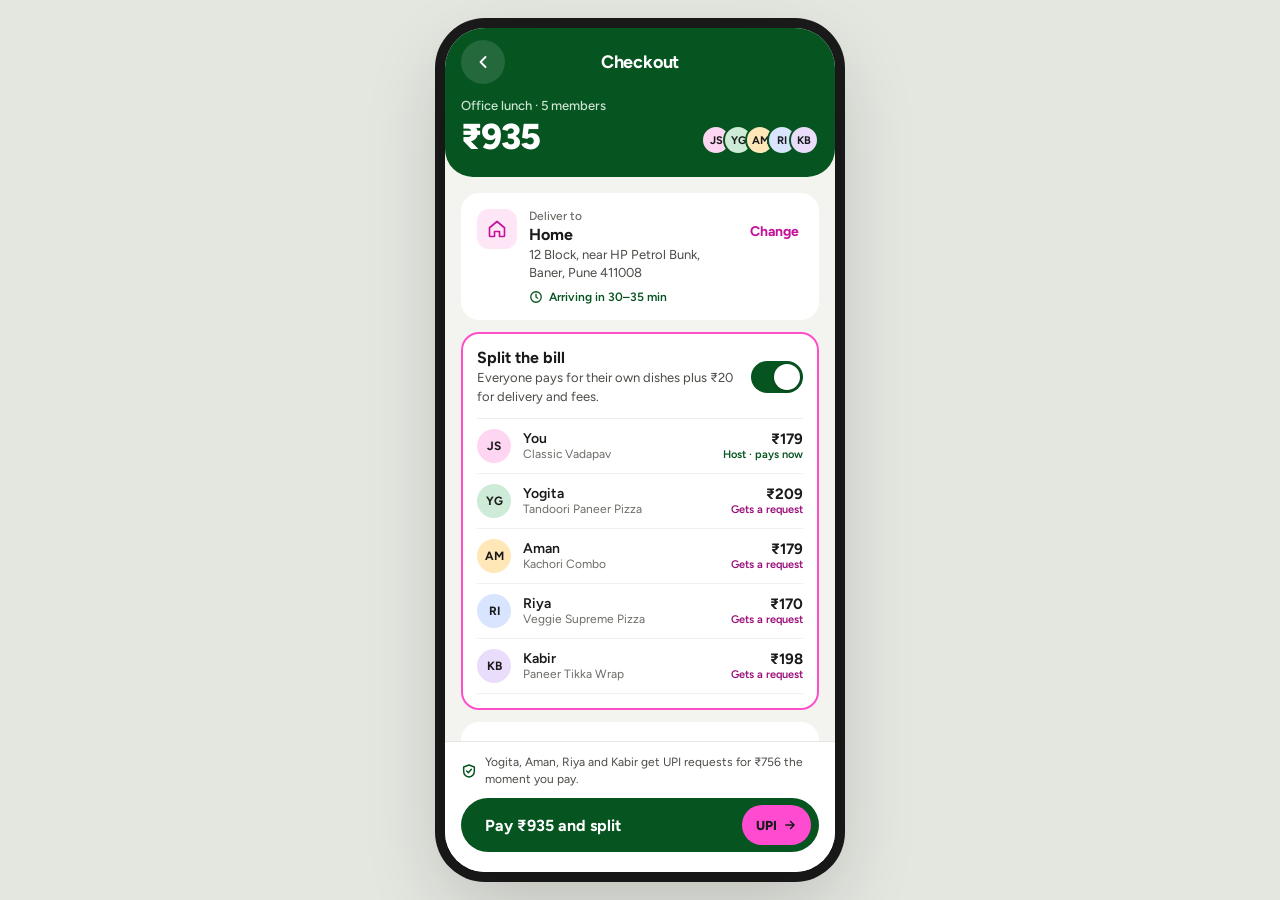
<file: toing-checkout.html>
<!doctype html><meta charset="utf-8"><meta name="viewport" content="width=device-width, initial-scale=1">

<html>
    <head>
        <style>
            html, body {
                margin: 0;
                padding: 0;
            }

            body {
                display: flex;
                justify-content: center;
                align-items: center;
            }

            :root {
                -webkit-font-smoothing: antialiased;
                -moz-osx-font-smoothing: grayscale;
            }

            * {
                box-sizing: border-box;
                -webkit-font-smoothing: inherit;
            }

            h1, h2, h3, h4, h5, h6, p, figure {
                margin: 0;
            }

            body, input, textarea, select, button {
                font-size: 12px;
                font-family: sans-serif;
            }
        </style>
    <style>@keyframes jhpulse{0%{box-shadow:0 0 0 0 rgba(255,79,200,.55)}70%{box-shadow:0 0 0 10px rgba(255,79,200,0)}100%{box-shadow:0 0 0 0 rgba(255,79,200,0)}}#splitSwitch{animation:jhpulse 1.8s ease-out infinite;border-radius:999px}.split{outline:2px solid #FF4FC8;outline-offset:-2px}</style></head>
    <body>
        <!doctype html>
<html lang="en">
<head>
<meta charset="utf-8">
<meta name="viewport" content="width=device-width, initial-scale=1">
<title>Toing group checkout · Jeshmi</title><meta property="og:type" content="article"><meta property="og:url" content="https://jeshmiportfolio.vercel.app/toing-checkout.html"><meta property="og:title" content="Toing group checkout · Jeshmi"><meta property="og:description" content="A working prototype of the Toing group checkout by Jeshmi Hamitkhani: add items together, split the bill and pay."><meta property="og:image" content="https://jeshmiportfolio.vercel.app/og.jpg"><meta property="og:image:width" content="1200"><meta property="og:image:height" content="630"><meta name="twitter:card" content="summary_large_image"><meta name="twitter:image" content="https://jeshmiportfolio.vercel.app/og.jpg"><meta name="description" content="A working prototype of the Toing group checkout by Jeshmi Hamitkhani: add items together, split the bill and pay."><link rel="icon" type="image/png" sizes="32x32" href="favicon-32.png"><link rel="icon" type="image/png" sizes="192x192" href="favicon-192.png"><link rel="apple-touch-icon" href="apple-touch-icon.png">
<link rel="preconnect" href="https://fonts.googleapis.com">
<link rel="preconnect" href="https://fonts.gstatic.com" crossorigin>
<link href="https://fonts.googleapis.com/css2?family=Figtree:wght@400;500;600;700;800&display=swap" rel="stylesheet">
<style>
  :root {
    --green: #065420;
    --green-tint: #F0F6F2;
    --green-soft: #DCEDE1;
    --pink: #FF4BD0;
    --pink-ink: #C4129A;
    --pink-deep: #9A0E79;
    --pink-wash: #FFE6F7;
    --ink: #1A1A1A;
    --ink-2: #4A4A46;
    --ink-3: #6B6B66;
    --ground: #F3F4F0;
    --line: #F1F1EC;
    --off: #C9C9C2;
  }
  * { box-sizing: border-box; }
  body {
    margin: 0; min-height: 100vh;
    display: grid; place-items: center;
    background: #E4E6E0;
    font-family: Figtree, system-ui, sans-serif; color: var(--ink);
    -webkit-font-smoothing: antialiased;
  }
  button { font: inherit; color: inherit; cursor: pointer; }
  button:focus-visible { outline: 3px solid var(--pink); outline-offset: 2px; }
  h1, h2, p { margin: 0; }
  [hidden] { display: none !important; }

  /* Phone */
  .phone {
    width: 390px; height: 844px;
    display: flex; flex-direction: column;
    background: var(--ground);
    border-radius: 40px; overflow: hidden;
    box-shadow: 0 30px 80px rgba(0,0,0,.18), 0 0 0 10px #1A1A1A;
  }
  @media (max-width: 440px) {
    body { place-items: stretch; background: var(--ground); }
    .phone { width: 100%; height: 100svh; border-radius: 0; box-shadow: none; }
  }
  .view { flex: 1; display: flex; flex-direction: column; min-height: 0; }

  /* Header */
  .header {
    flex-shrink: 0; background: var(--green); color: #fff;
    padding: 12px 16px 22px; border-radius: 0 0 28px 28px;
    display: flex; flex-direction: column; gap: 14px;
  }
  .header__bar { display: flex; align-items: center; justify-content: space-between; }
  .header__bar h1 { font-size: 18px; font-weight: 700; letter-spacing: -.01em; }
  .icon-btn {
    width: 44px; height: 44px; border: 0; border-radius: 22px;
    background: rgba(255,255,255,.12); color: #fff;
    display: grid; place-items: center;
  }
  .spacer { width: 44px; height: 44px; }
  .header__sum { display: flex; align-items: flex-end; justify-content: space-between; gap: 12px; }
  .header__group { display: block; font-size: 13px; font-weight: 500; color: #CFE6D6; margin-bottom: 6px; }
  .header__total { font-size: 36px; font-weight: 800; letter-spacing: -.03em; line-height: 1; }
  .stack { display: flex; padding-left: 8px; }
  .stack .avatar { width: 30px; height: 30px; margin-left: -8px; border: 2px solid var(--green); font-size: 11px; }

  .avatar {
    flex-shrink: 0; border-radius: 50%;
    display: grid; place-items: center;
    font-weight: 700; color: var(--ink);
  }

  /* Body */
  .body {
    flex: 1; overflow-y: auto;
    padding: 16px 16px 20px;
    display: flex; flex-direction: column; gap: 12px;
  }
  .card { background: #fff; border-radius: 18px; padding: 16px; }
  .card h2 { font-size: 16px; font-weight: 700; }
  .muted { font-size: 13px; color: var(--ink-2); line-height: 1.4; }

  /* Deliver */
  .deliver { display: flex; gap: 12px; align-items: flex-start; }
  .deliver__icon {
    width: 40px; height: 40px; flex-shrink: 0; border-radius: 12px;
    background: var(--pink-wash); color: var(--pink-ink);
    display: grid; place-items: center;
  }
  .deliver__text { flex: 1; display: flex; flex-direction: column; gap: 2px; min-width: 0; }
  .eyebrow { font-size: 12px; font-weight: 500; color: var(--ink-3); }
  .eta { margin-top: 6px; display: inline-flex; align-items: center; gap: 6px; font-size: 12px; font-weight: 600; color: var(--green); }
  .link-btn {
    border: 0; background: none; color: var(--pink-ink);
    font-size: 14px; font-weight: 700; padding: 10px 4px; min-height: 44px;
  }

  /* Split */
  .split { display: flex; flex-direction: column; gap: 12px; }
  .split__head { display: flex; align-items: center; gap: 12px; }
  .split__head > div { flex: 1; display: flex; flex-direction: column; gap: 2px; }
  .switch {
    width: 52px; height: 32px; flex-shrink: 0;
    border: 0; border-radius: 16px; padding: 3px;
    background: var(--off); display: flex;
    transition: background .2s;
  }
  .switch span {
    width: 26px; height: 26px; border-radius: 13px; background: #fff;
    box-shadow: 0 1px 3px rgba(0,0,0,.25);
    transition: transform .2s;
  }
  .switch[aria-checked="true"] { background: var(--green); }
  .switch[aria-checked="true"] span { transform: translateX(20px); }

  .members { list-style: none; margin: 0; padding: 0; border-top: 1px solid #EDEDE8; }
  .member { display: flex; align-items: center; gap: 12px; padding: 10px 0; border-bottom: 1px solid var(--line); }
  .member .avatar { width: 34px; height: 34px; font-size: 12px; }
  .member__who { flex: 1; display: flex; flex-direction: column; min-width: 0; }
  .member__name { font-size: 14px; font-weight: 600; }
  .member__dish { font-size: 12px; color: var(--ink-3); }
  .member__amt { display: flex; flex-direction: column; align-items: flex-end; }
  .member__amt strong { font-size: 15px; font-weight: 700; }
  .member__amt small { font-size: 11px; font-weight: 600; color: var(--pink-deep); }
  .member--host .member__amt small { color: var(--green); }
  .note { padding: 12px; border-radius: 12px; background: var(--ground); font-size: 13px; color: var(--ink-2); line-height: 1.45; }

  /* Bill */
  .bill { display: flex; flex-direction: column; gap: 10px; }
  .row { display: flex; justify-content: space-between; font-size: 14px; color: var(--ink-2); }
  .row--total { font-size: 16px; font-weight: 800; color: var(--ink); padding-top: 10px; border-top: 1px dashed #D9D9D3; }

  /* Methods */
  .methods { padding-bottom: 8px; display: flex; flex-direction: column; gap: 4px; }
  .methods h2 { margin-bottom: 6px; }
  .method {
    display: flex; align-items: center; gap: 12px;
    width: calc(100% + 20px); min-height: 56px;
    margin: 0 -10px; padding: 8px 10px;
    border: 0; border-radius: 12px; background: transparent; text-align: left;
  }
  .method[aria-checked="true"] { background: var(--green-tint); }
  .method:disabled { opacity: .45; cursor: not-allowed; }
  .method__icon {
    width: 36px; height: 36px; flex-shrink: 0; border-radius: 10px;
    background: var(--green-tint); color: var(--green);
    display: grid; place-items: center;
  }
  .method__text { flex: 1; display: flex; flex-direction: column; min-width: 0; }
  .method__name { font-size: 14px; font-weight: 600; }
  .method__sub { font-size: 12px; color: var(--ink-3); }
  .radio {
    width: 22px; height: 22px; flex-shrink: 0; border-radius: 50%;
    border: 2px solid var(--off); display: grid; place-items: center;
  }
  .radio::after { content: ""; width: 10px; height: 10px; border-radius: 50%; }
  .method[aria-checked="true"] .radio { border-color: var(--green); }
  .method[aria-checked="true"] .radio::after { background: var(--green); }

  /* Pay bar */
  .paybar {
    flex-shrink: 0; background: #fff; border-top: 1px solid #E6E6E0;
    padding: 12px 16px 20px; display: flex; flex-direction: column; gap: 10px;
  }
  .paybar__caption { display: flex; align-items: center; gap: 8px; font-size: 12px; color: var(--ink-2); line-height: 1.4; }
  .paybar__caption svg { flex-shrink: 0; }
  .pay {
    width: 100%; min-height: 54px; border: 0; border-radius: 999px;
    background: var(--green); color: #fff; font-size: 16px; font-weight: 700;
    display: flex; align-items: center; justify-content: space-between;
    padding: 0 8px 0 24px;
    transition: transform .12s;
  }
  .pay:active { transform: scale(.98); }
  .pay__chip {
    height: 40px; padding: 0 14px; border-radius: 999px;
    background: var(--pink); color: var(--ink);
    font-size: 13px; font-weight: 800;
    display: inline-flex; align-items: center; gap: 6px;
  }

  /* Placed */
  .placed { padding: 56px 20px 20px; gap: 24px; overflow-y: auto; }
  .placed__hero { display: flex; flex-direction: column; align-items: center; text-align: center; gap: 10px; }
  .tick {
    width: 76px; height: 76px; border-radius: 50%;
    background: var(--green); color: #fff;
    display: grid; place-items: center;
    box-shadow: 0 0 0 10px var(--green-soft);
    animation: pop .4s cubic-bezier(.2,.9,.3,1.3);
  }
  @keyframes pop { from { transform: scale(.6); opacity: 0; } }
  .placed__hero h1 { margin-top: 14px; font-size: 26px; font-weight: 800; letter-spacing: -.02em; }
  .placed__hero p { font-size: 14px; color: var(--ink-2); line-height: 1.5; max-width: 280px; }
  .status { display: flex; align-items: center; gap: 12px; padding: 10px 0; border-bottom: 1px solid var(--line); }
  .status:last-child { border-bottom: 0; }
  .status .avatar { width: 32px; height: 32px; font-size: 11px; }
  .status__name { flex: 1; font-size: 14px; font-weight: 600; }
  .status__amt { font-size: 14px; font-weight: 700; }
  .pill { font-size: 11px; font-weight: 700; padding: 4px 8px; border-radius: 999px; }
  .pill--paid { background: var(--green-soft); color: var(--green); }
  .pill--req { background: var(--pink-wash); color: var(--pink-deep); }
  .pill--cov { background: #EFEFEA; color: var(--ink-2); }
  .placed__actions { margin-top: auto; display: flex; flex-direction: column; gap: 8px; }
  .ghost { width: 100%; min-height: 48px; border: 0; background: none; color: var(--green); font-size: 14px; font-weight: 700; }
  .primary { justify-content: center; padding: 0; }

  @media (prefers-reduced-motion: reduce) {
    * { transition: none !important; animation: none !important; }
  }
</style>
</head>
<body>

<main class="phone">

  <!-- ============ CHECKOUT ============ -->
  <div class="view" id="checkout">
    <header class="header">
      <div class="header__bar">
        <button class="icon-btn" type="button" aria-label="Back to group cart">
          <svg width="20" height="20" viewBox="0 0 24 24" fill="none" stroke="currentColor" stroke-width="2.2" stroke-linecap="round" stroke-linejoin="round" aria-hidden="true"><path d="M15 18l-6-6 6-6"/></svg>
        </button>
        <h1>Checkout</h1>
        <span class="spacer"></span>
      </div>
      <div class="header__sum">
        <div>
          <span class="header__group">Office lunch · 5 members</span>
          <span class="header__total">₹935</span>
        </div>
        <div class="stack" id="avatarStack" role="img" aria-label="Members: You, Yogita, Aman, Riya, Kabir"></div>
      </div>
    </header>

    <div class="body">
      <!-- Deliver to -->
      <section class="card deliver" aria-labelledby="deliver-h">
        <span class="deliver__icon">
          <svg width="20" height="20" viewBox="0 0 24 24" fill="none" stroke="currentColor" stroke-width="2" stroke-linecap="round" stroke-linejoin="round" aria-hidden="true"><path d="M3 10.5L12 3l9 7.5V20a1 1 0 0 1-1 1h-5v-6h-6v6H4a1 1 0 0 1-1-1z"/></svg>
        </span>
        <div class="deliver__text">
          <span class="eyebrow">Deliver to</span>
          <h2 id="deliver-h">Home</h2>
          <span class="muted">12 Block, near HP Petrol Bunk, Baner, Pune 411008</span>
          <span class="eta">
            <svg width="14" height="14" viewBox="0 0 24 24" fill="none" stroke="currentColor" stroke-width="2.2" stroke-linecap="round" aria-hidden="true"><circle cx="12" cy="12" r="9"/><path d="M12 7v5l3 2"/></svg>
            Arriving in 30–35 min
          </span>
        </div>
        <button class="link-btn" type="button">Change</button>
      </section>

      <!-- Split -->
      <section class="card split" aria-labelledby="split-h">
        <div class="split__head">
          <div>
            <h2 id="split-h">Split the bill</h2>
            <span class="muted">Everyone pays for their own dishes plus ₹20 for delivery and fees.</span>
          </div>
          <button class="switch" id="splitSwitch" type="button" role="switch" aria-checked="true" aria-labelledby="split-h"><span></span></button>
        </div>
        <ul class="members" id="memberList"></ul>
        <p class="note" id="noSplitNote" hidden>You'll pay the full ₹935. Nobody gets a payment request.</p>
      </section>

      <!-- Bill -->
      <section class="card bill" aria-labelledby="bill-h">
        <h2 id="bill-h">Bill details</h2>
        <div class="row"><span>Item total · 5 dishes</span><span>₹835</span></div>
        <div class="row"><span>Delivery fee</span><span>₹60</span></div>
        <div class="row"><span>Taxes and platform fee</span><span>₹40</span></div>
        <div class="row row--total"><span>To pay</span><span>₹935</span></div>
      </section>

      <!-- Payment method -->
      <section class="card methods" aria-labelledby="pay-h">
        <h2 id="pay-h">Pay with</h2>
        <div role="radiogroup" aria-labelledby="pay-h" id="methodList"></div>
      </section>
    </div>

    <!-- Pay bar -->
    <div class="paybar">
      <div class="paybar__caption">
        <svg width="16" height="16" viewBox="0 0 24 24" fill="none" stroke="#065420" stroke-width="2.2" stroke-linecap="round" stroke-linejoin="round" aria-hidden="true"><path d="M12 3l8 3v6c0 4.5-3.4 8.2-8 9-4.6-.8-8-4.5-8-9V6z"/><path d="M8.5 12l2.5 2.5 4.5-5"/></svg>
        <span id="caption"></span>
      </div>
      <button class="pay" id="payBtn" type="button">
        <span id="payLabel"></span>
        <span class="pay__chip"><span id="methodShort"></span>
          <svg width="14" height="14" viewBox="0 0 24 24" fill="none" stroke="currentColor" stroke-width="2.6" stroke-linecap="round" stroke-linejoin="round" aria-hidden="true"><path d="M5 12h14M13 6l6 6-6 6"/></svg>
        </span>
      </button>
    </div>
  </div>

  <!-- ============ ORDER PLACED ============ -->
  <div class="view placed" id="placed" hidden>
    <div class="placed__hero">
      <span class="tick">
        <svg width="36" height="36" viewBox="0 0 24 24" fill="none" stroke="currentColor" stroke-width="2.8" stroke-linecap="round" stroke-linejoin="round" aria-hidden="true"><path d="M20 6L9 17l-5-5"/></svg>
      </span>
      <h1 id="placedTitle" tabindex="-1">Order placed</h1>
      <p id="placedLine"></p>
    </div>
    <section class="card" aria-labelledby="status-h">
      <h2 id="status-h" style="margin-bottom:6px"></h2>
      <div id="statusList"></div>
    </section>
    <div class="placed__actions">
      <button class="pay primary" type="button">Track order</button>
      <button class="ghost" id="backBtn" type="button">Back to checkout</button>
    </div>
  </div>

</main>

<script>
(() => {
  const FEE_SHARE = 20;
  const TOTAL = 935;

  const people = [
    { initials: 'JS', name: 'You',    dish: 'Classic Vadapav',      cost: 159, host: true, bg: '#FFD6F2' },
    { initials: 'YG', name: 'Yogita', dish: 'Tandoori Paneer Pizza', cost: 189, bg: '#CDEBD6' },
    { initials: 'AM', name: 'Aman',   dish: 'Kachori Combo',        cost: 159, bg: '#FFE7B8' },
    { initials: 'RI', name: 'Riya',   dish: 'Veggie Supreme Pizza', cost: 150, bg: '#D9E4FF' },
    { initials: 'KB', name: 'Kabir',  dish: 'Paneer Tikka Wrap',    cost: 178, bg: '#EADCFB' }
  ];

  const icons = {
    upi:  '<rect x="6" y="2" width="12" height="20" rx="2.5"/><path d="M13 7l-3 5h4l-3 5"/>',
    card: '<rect x="2.5" y="5" width="19" height="14" rx="2.5"/><path d="M2.5 10h19M6.5 15h4"/>',
    cash: '<rect x="2.5" y="6" width="19" height="12" rx="2"/><circle cx="12" cy="12" r="2.5"/><path d="M6 9.5v5M18 9.5v5"/>'
  };

  const methods = [
    { id: 'phonepe', name: 'PhonePe UPI',          sub: 'jeshmi@ybl',       short: 'UPI',  kind: 'upi' },
    { id: 'gpay',    name: 'Google Pay UPI',       sub: 'jeshmi@okaxis',    short: 'UPI',  kind: 'upi' },
    { id: 'card',    name: 'Credit or debit card', sub: 'Visa ending 4821', short: 'Card', kind: 'card' },
    { id: 'cod',     name: 'Cash on delivery',     sub: '',                 short: 'Cash', kind: 'cash' }
  ];

  const state = { split: true, method: 'phonepe' };
  const $ = id => document.getElementById(id);
  const share = p => p.cost + FEE_SHARE;
  const othersTotal = people.filter(p => !p.host).reduce((sum, p) => sum + share(p), 0);
  const otherNames = people.filter(p => !p.host).map(p => p.name);
  const nameList = otherNames.slice(0, -1).join(', ') + ' and ' + otherNames.at(-1);

  // Static pieces
  $('avatarStack').innerHTML = people.map(p =>
    `<span class="avatar" style="background:${p.bg}">${p.initials}</span>`).join('');

  $('memberList').innerHTML = people.map(p => `
    <li class="member${p.host ? ' member--host' : ''}">
      <span class="avatar" style="background:${p.bg}">${p.initials}</span>
      <span class="member__who"><span class="member__name">${p.name}</span><span class="member__dish">${p.dish}</span></span>
      <span class="member__amt"><strong>₹${share(p)}</strong><small>${p.host ? 'Host · pays now' : 'Gets a request'}</small></span>
    </li>`).join('');

  $('methodList').innerHTML = methods.map(m => `
    <button class="method" type="button" role="radio" data-id="${m.id}" aria-checked="false">
      <span class="method__icon"><svg width="18" height="18" viewBox="0 0 24 24" fill="none" stroke="currentColor" stroke-width="2" stroke-linecap="round" stroke-linejoin="round" aria-hidden="true">${icons[m.kind]}</svg></span>
      <span class="method__text"><span class="method__name">${m.name}</span><span class="method__sub">${m.sub}</span></span>
      <span class="radio" aria-hidden="true"></span>
    </button>`).join('');

  const methodButtons = [...document.querySelectorAll('.method')];

  function render() {
    const { split } = state;
    if (split && state.method === 'cod') state.method = 'phonepe';
    const current = methods.find(m => m.id === state.method);
    const cash = current.id === 'cod';

    $('splitSwitch').setAttribute('aria-checked', String(split));
    $('memberList').hidden = !split;
    $('noSplitNote').hidden = split;

    methodButtons.forEach(btn => {
      const id = btn.dataset.id;
      btn.setAttribute('aria-checked', String(id === state.method));
      btn.tabIndex = id === state.method ? 0 : -1;
      if (id === 'cod') {
        btn.disabled = split;
        btn.querySelector('.method__sub').textContent =
          split ? 'Not available when splitting' : 'Pay cash or scan QR at the door';
      }
    });

    $('methodShort').textContent = current.short;
    $('payLabel').textContent = cash ? `Place order · ₹${TOTAL}` : (split ? `Pay ₹${TOTAL} and split` : `Pay ₹${TOTAL}`);
    $('caption').textContent = split
      ? `${nameList} get UPI requests for ₹${othersTotal} the moment you pay.`
      : (cash ? `Pay ₹${TOTAL} to the delivery partner at your door.` : 'You cover the whole order. Nobody gets a request.');
  }

  function showPlaced() {
    const { split } = state;
    const current = methods.find(m => m.id === state.method);
    const cash = current.id === 'cod';

    $('placedLine').textContent = split
      ? `You paid ₹${TOTAL} with ${current.name}. Payment requests for ₹${othersTotal} went to the group.`
      : (cash ? `Keep ₹${TOTAL} ready for the delivery partner.` : `You paid ₹${TOTAL} with ${current.name} for the whole group.`);
    $('status-h').textContent = split ? 'Who has paid' : 'Order paid by you';
    $('statusList').innerHTML = people.map(p => {
      const amt = p.host ? (split ? `₹${share(p)}` : `₹${TOTAL}`) : (split ? `₹${share(p)}` : '—');
      const [label, cls] = p.host ? ['Paid', 'paid'] : (split ? ['Requested', 'req'] : ['Covered', 'cov']);
      return `<div class="status">
        <span class="avatar" style="background:${p.bg}">${p.initials}</span>
        <span class="status__name">${p.name}</span>
        <span class="status__amt">${amt}</span>
        <span class="pill pill--${cls}">${label}</span>
      </div>`;
    }).join('');

    $('checkout').hidden = true;
    $('placed').hidden = false;
    $('placedTitle').focus();
  }

  // Events
  $('splitSwitch').addEventListener('click', () => { state.split = !state.split; render(); });

  $('methodList').addEventListener('click', e => {
    const btn = e.target.closest('.method');
    if (!btn || btn.disabled) return;
    state.method = btn.dataset.id;
    render();
  });

  // Arrow keys move between payment options (radio group pattern)
  $('methodList').addEventListener('keydown', e => {
    if (!['ArrowDown', 'ArrowUp', 'ArrowLeft', 'ArrowRight'].includes(e.key)) return;
    e.preventDefault();
    const enabled = methodButtons.filter(b => !b.disabled);
    const i = enabled.findIndex(b => b.dataset.id === state.method);
    const step = (e.key === 'ArrowDown' || e.key === 'ArrowRight') ? 1 : -1;
    const next = enabled[(i + step + enabled.length) % enabled.length];
    state.method = next.dataset.id;
    render();
    next.focus();
  });

  $('payBtn').addEventListener('click', showPlaced);
  $('backBtn').addEventListener('click', () => {
    $('placed').hidden = true;
    $('checkout').hidden = false;
    $('payBtn').focus();
  });

  render();
})();
</script>
<script>(()=>{const send=()=>{const sw=document.getElementById('splitSwitch');const m=document.querySelector('.method[aria-checked=true]');parent.postMessage({toing:1,split:sw&&sw.getAttribute('aria-checked')==='true',method:m&&m.dataset.id},'*')};
addEventListener('message',e=>{const d=e.data||{};if(!d.toingCmd)return;const sw=document.getElementById('splitSwitch');if('split' in d&&sw&&(sw.getAttribute('aria-checked')==='true')!==d.split)sw.click();if(d.method){const m=document.querySelector('.method[data-id='+d.method+']');if(m&&!m.disabled)m.click()}setTimeout(send,30)});
document.addEventListener('click',()=>setTimeout(send,30));addEventListener('load',()=>setTimeout(send,50));})();</script></body>
</html>

        <script type="module">
            let height = 0

            function sendEmbedHeight() {
                window.parent.postMessage({
                    embedHeight: height
                }, "*")
            }

            const observer = new ResizeObserver((entries) => {
                if (entries.length !== 1) return
                const entry = entries[0]
                if (entry.target !== document.body) return

                height = entry.contentRect.height
                sendEmbedHeight()
            })

            observer.observe(document.body)

            window.addEventListener("message", (event) => {
                if (event.source !== window.parent) return
                if (event.data !== "getEmbedHeight") return
                sendEmbedHeight()
            })
        </script>
    <body>
</html>
</file>
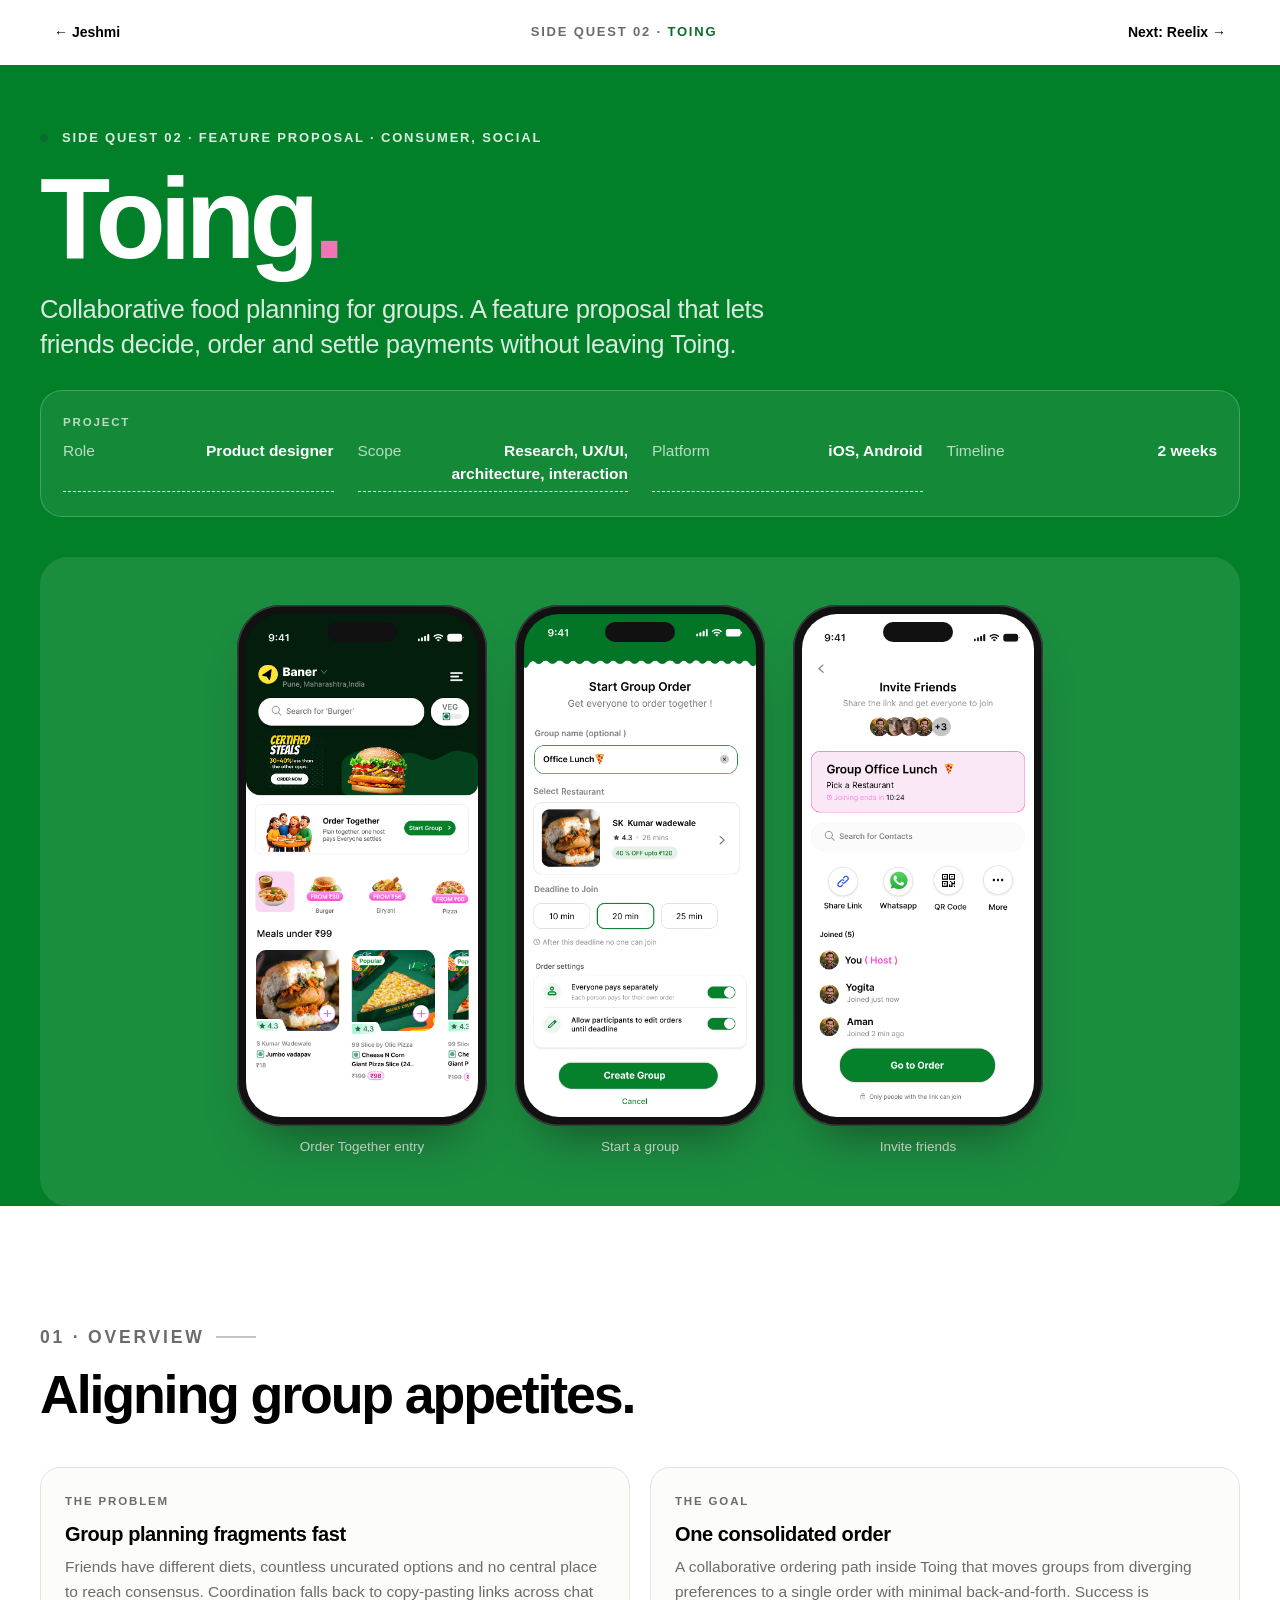
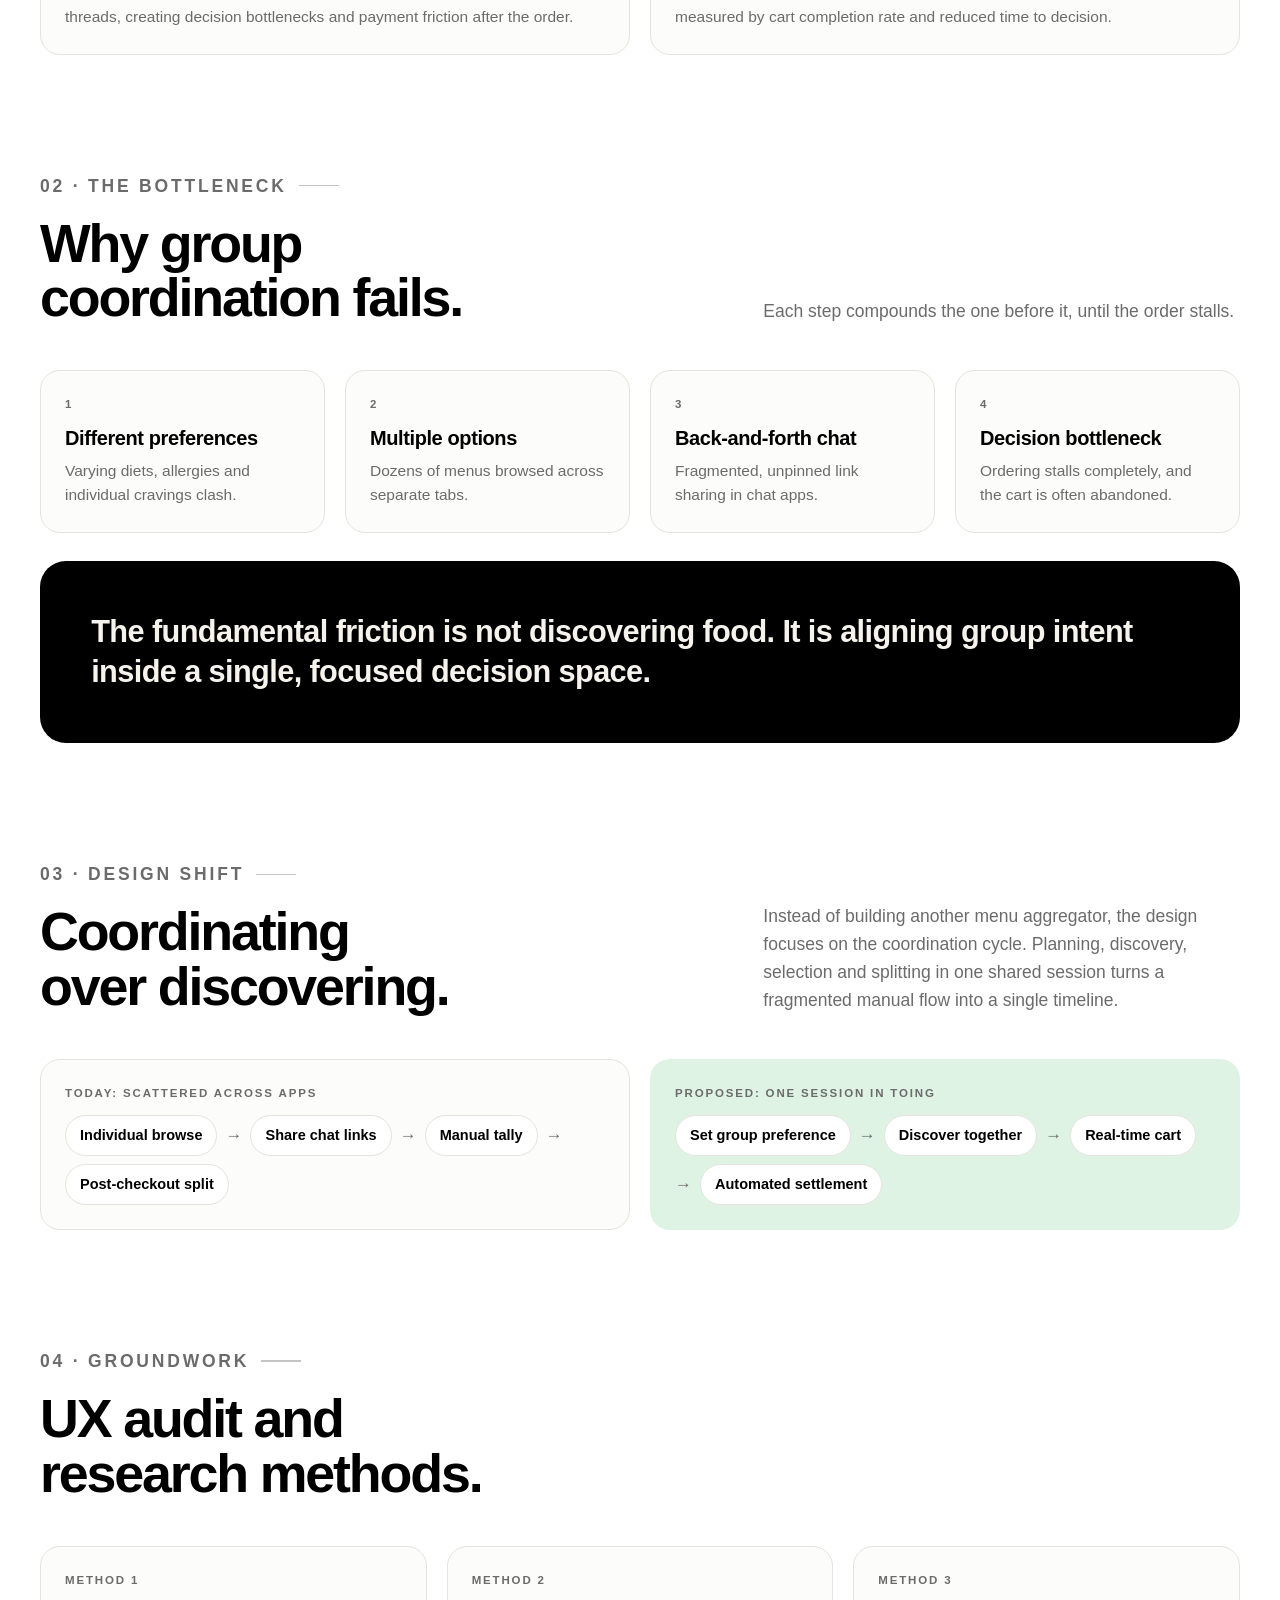
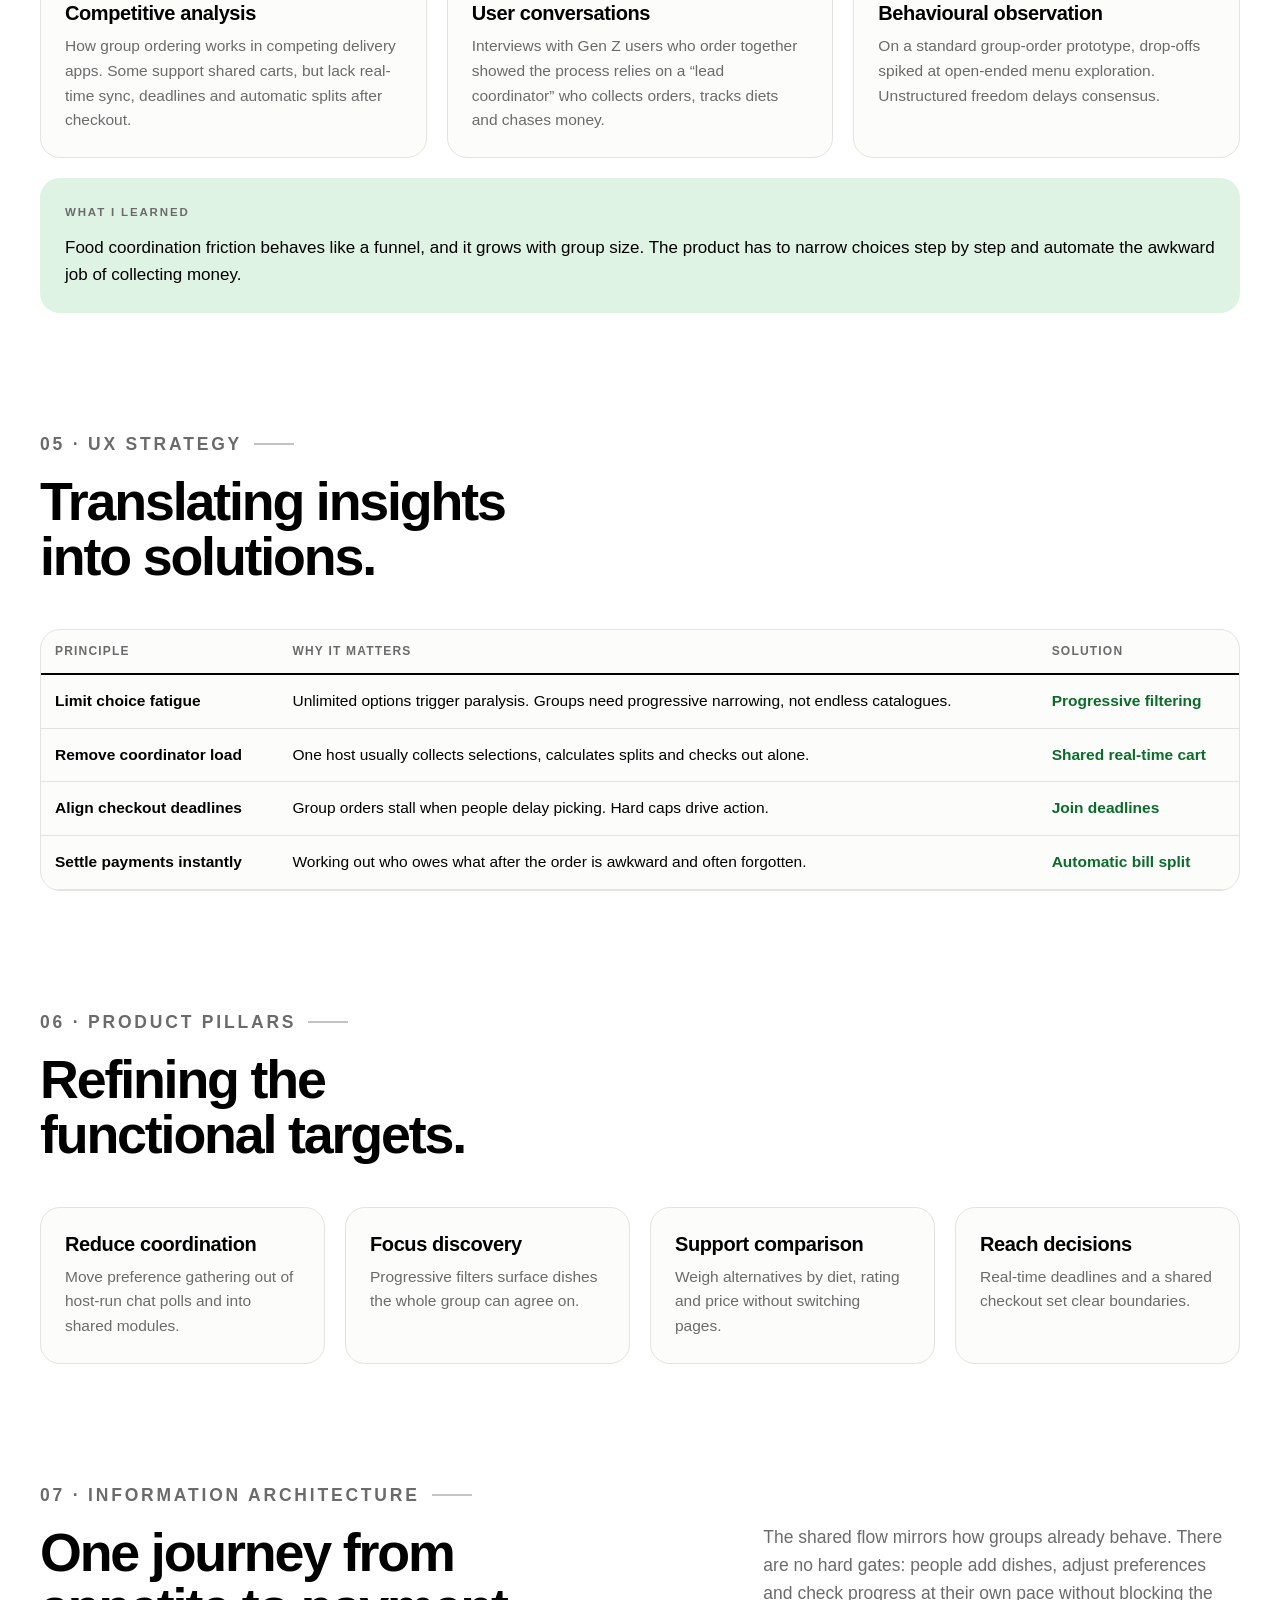
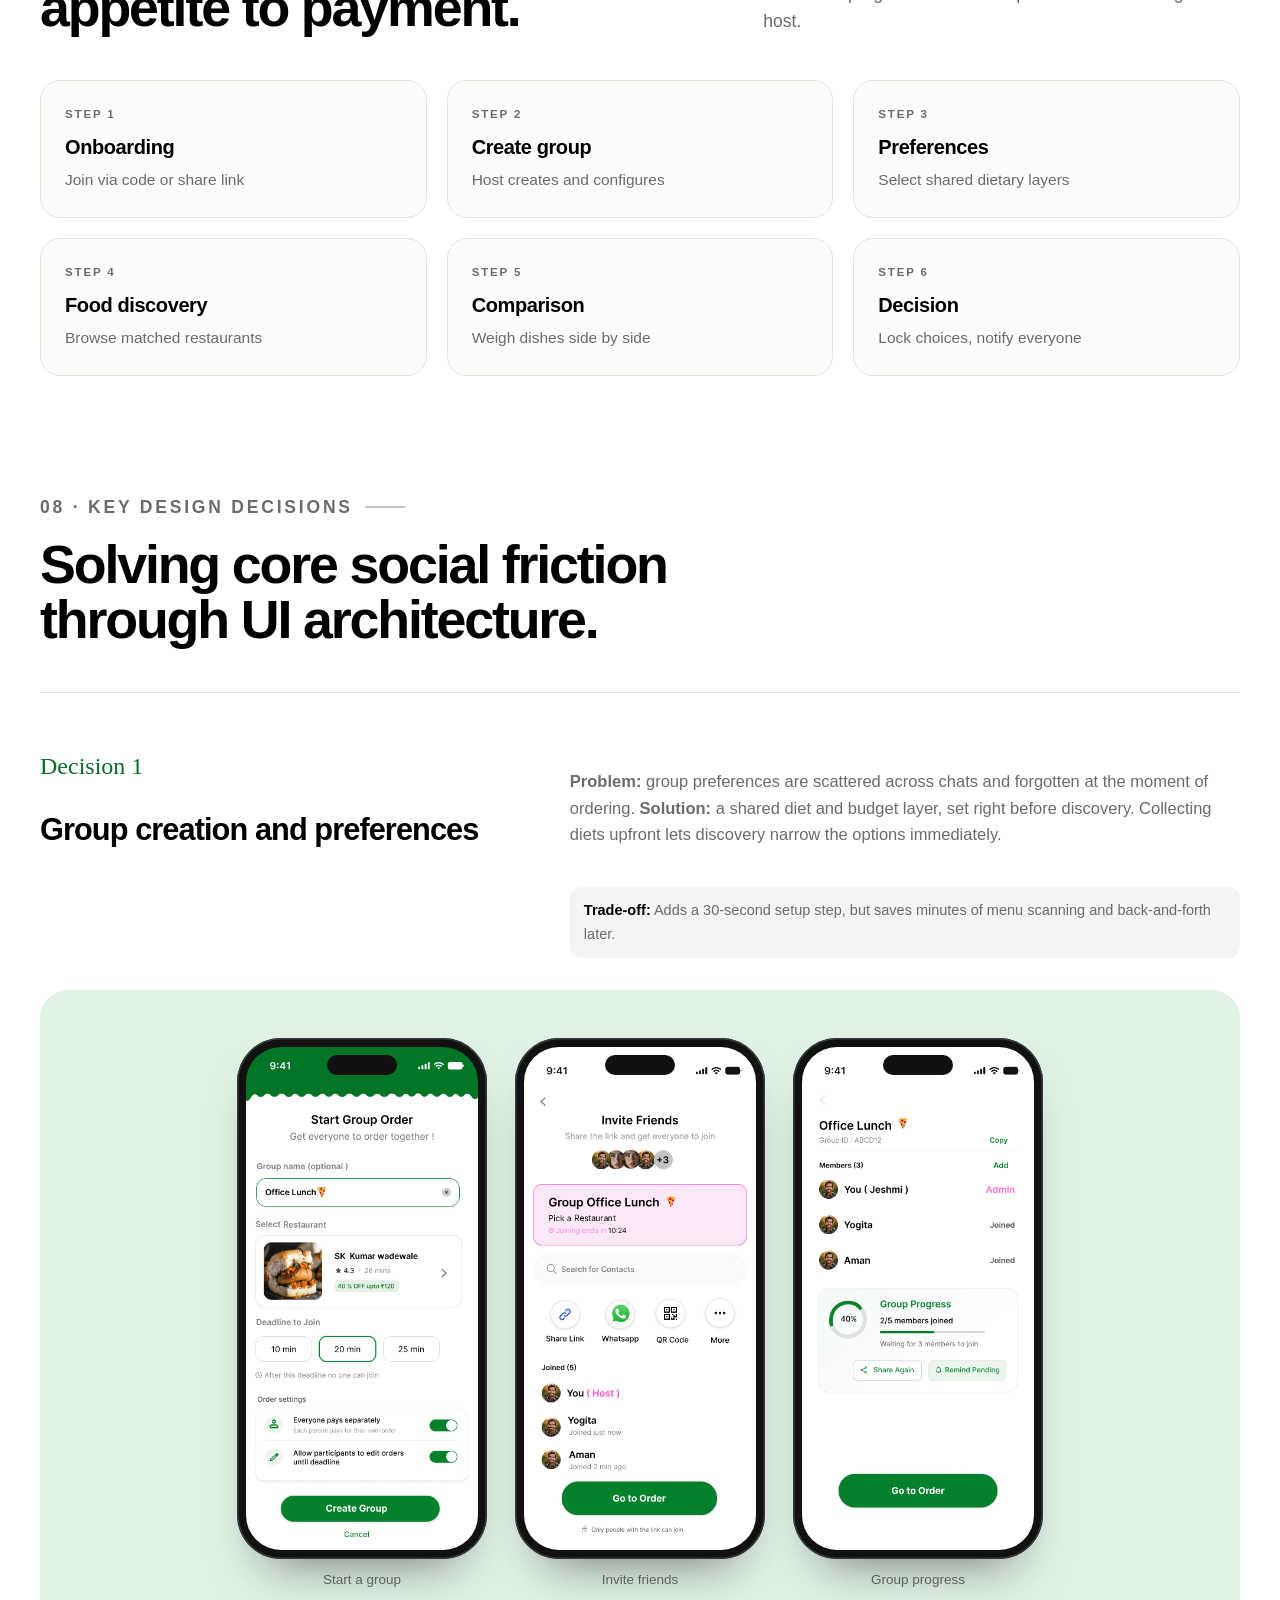
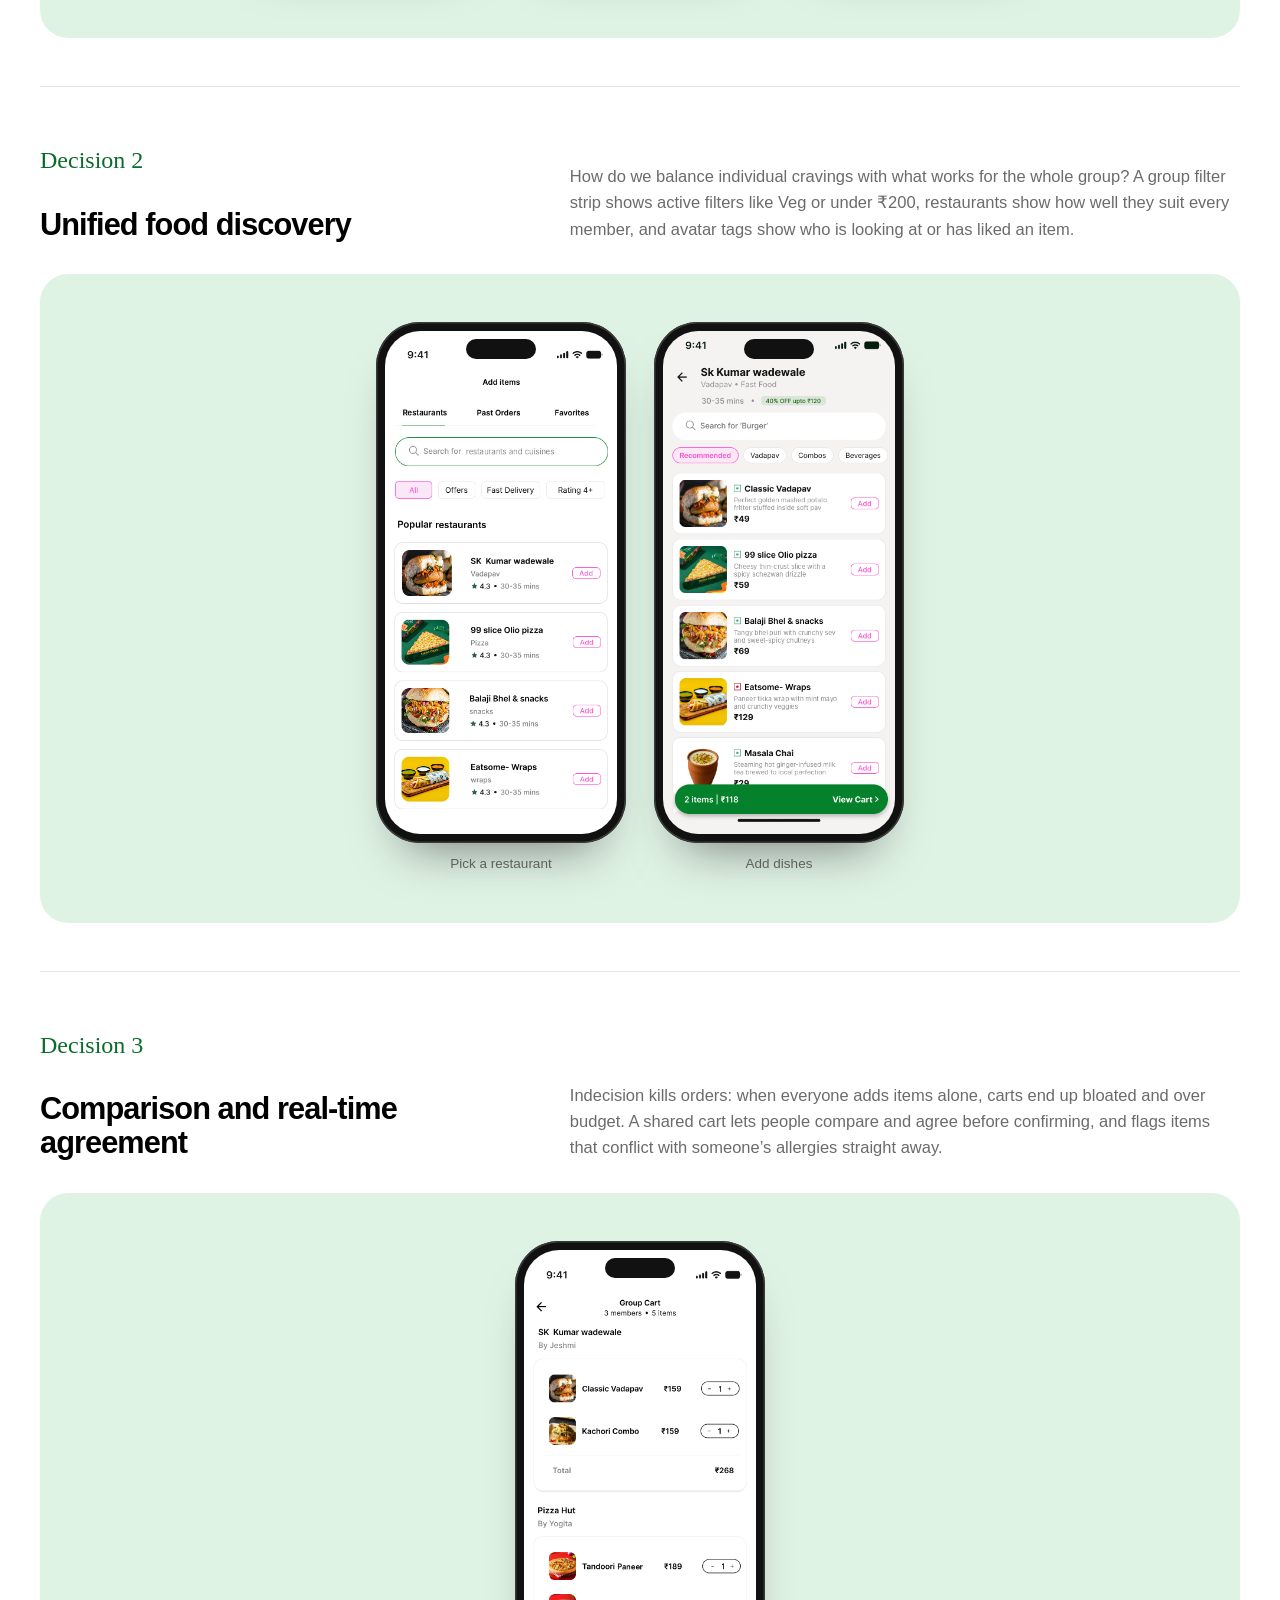
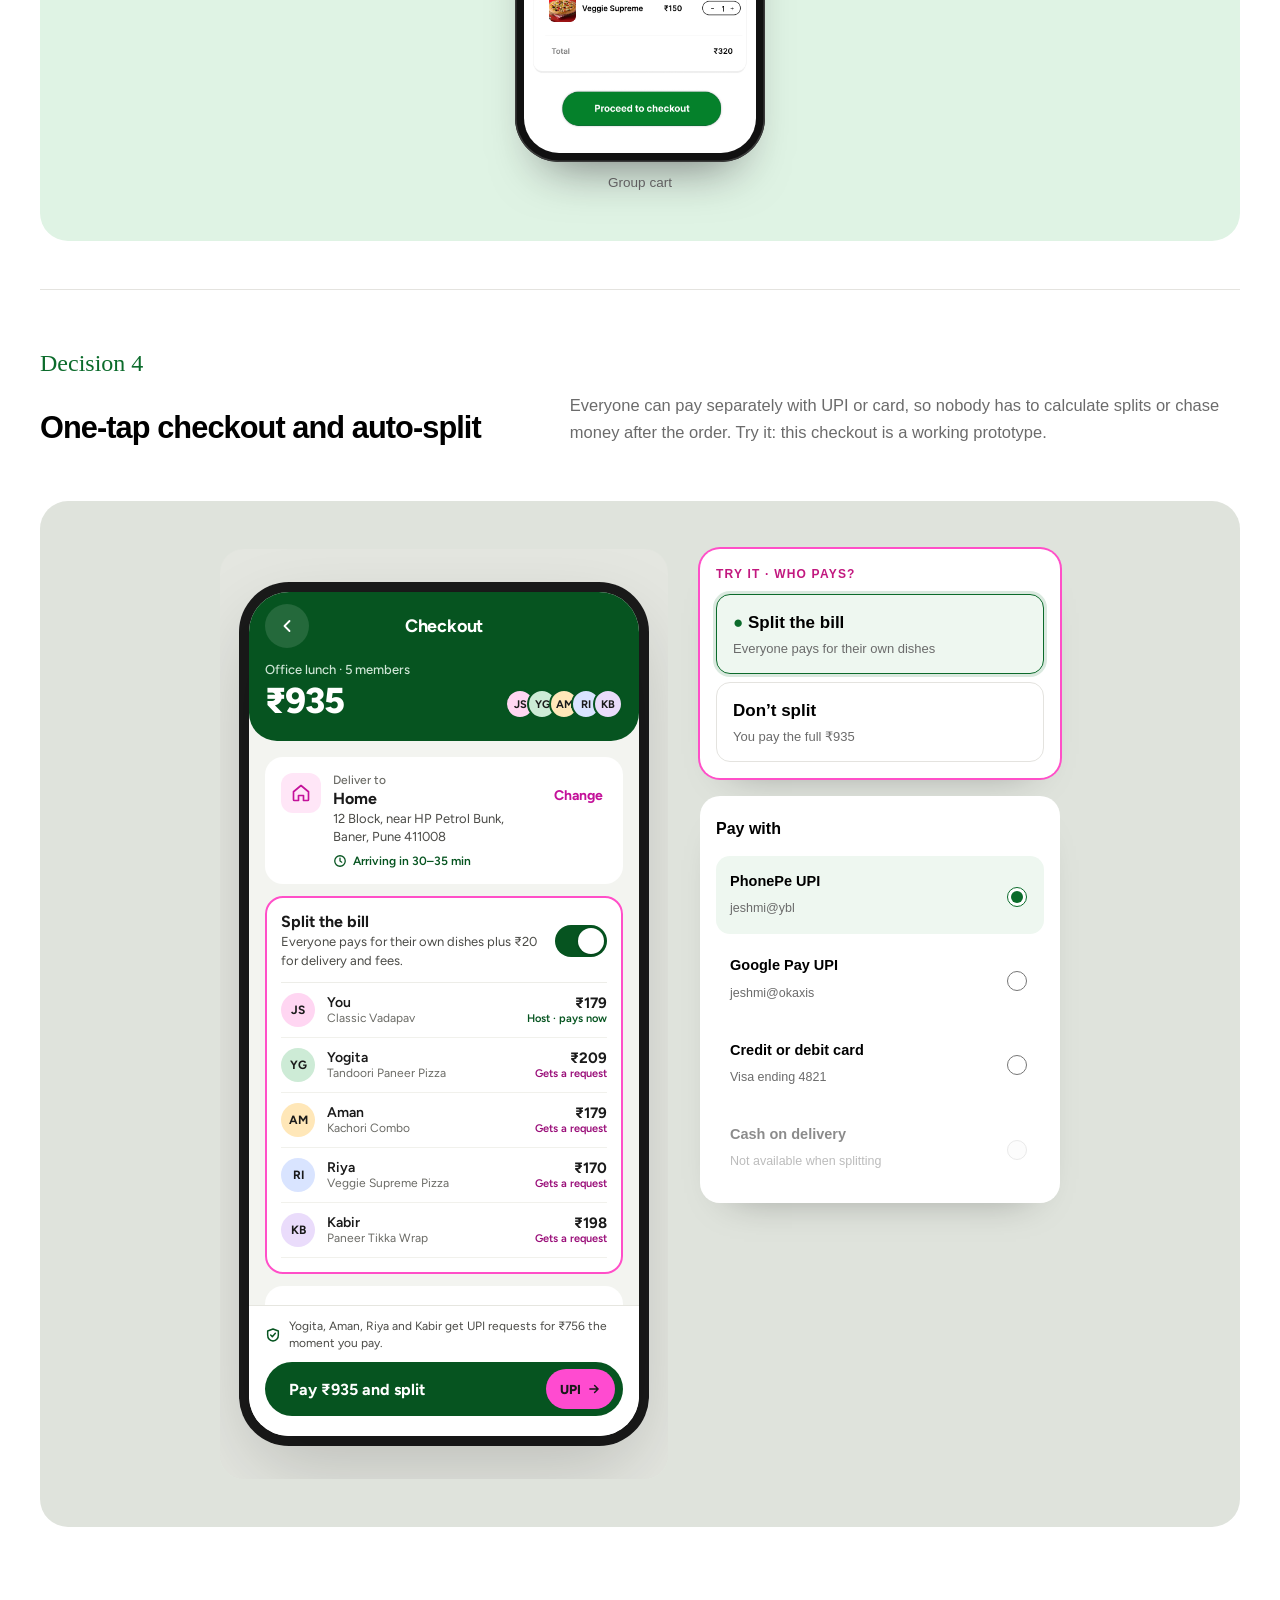
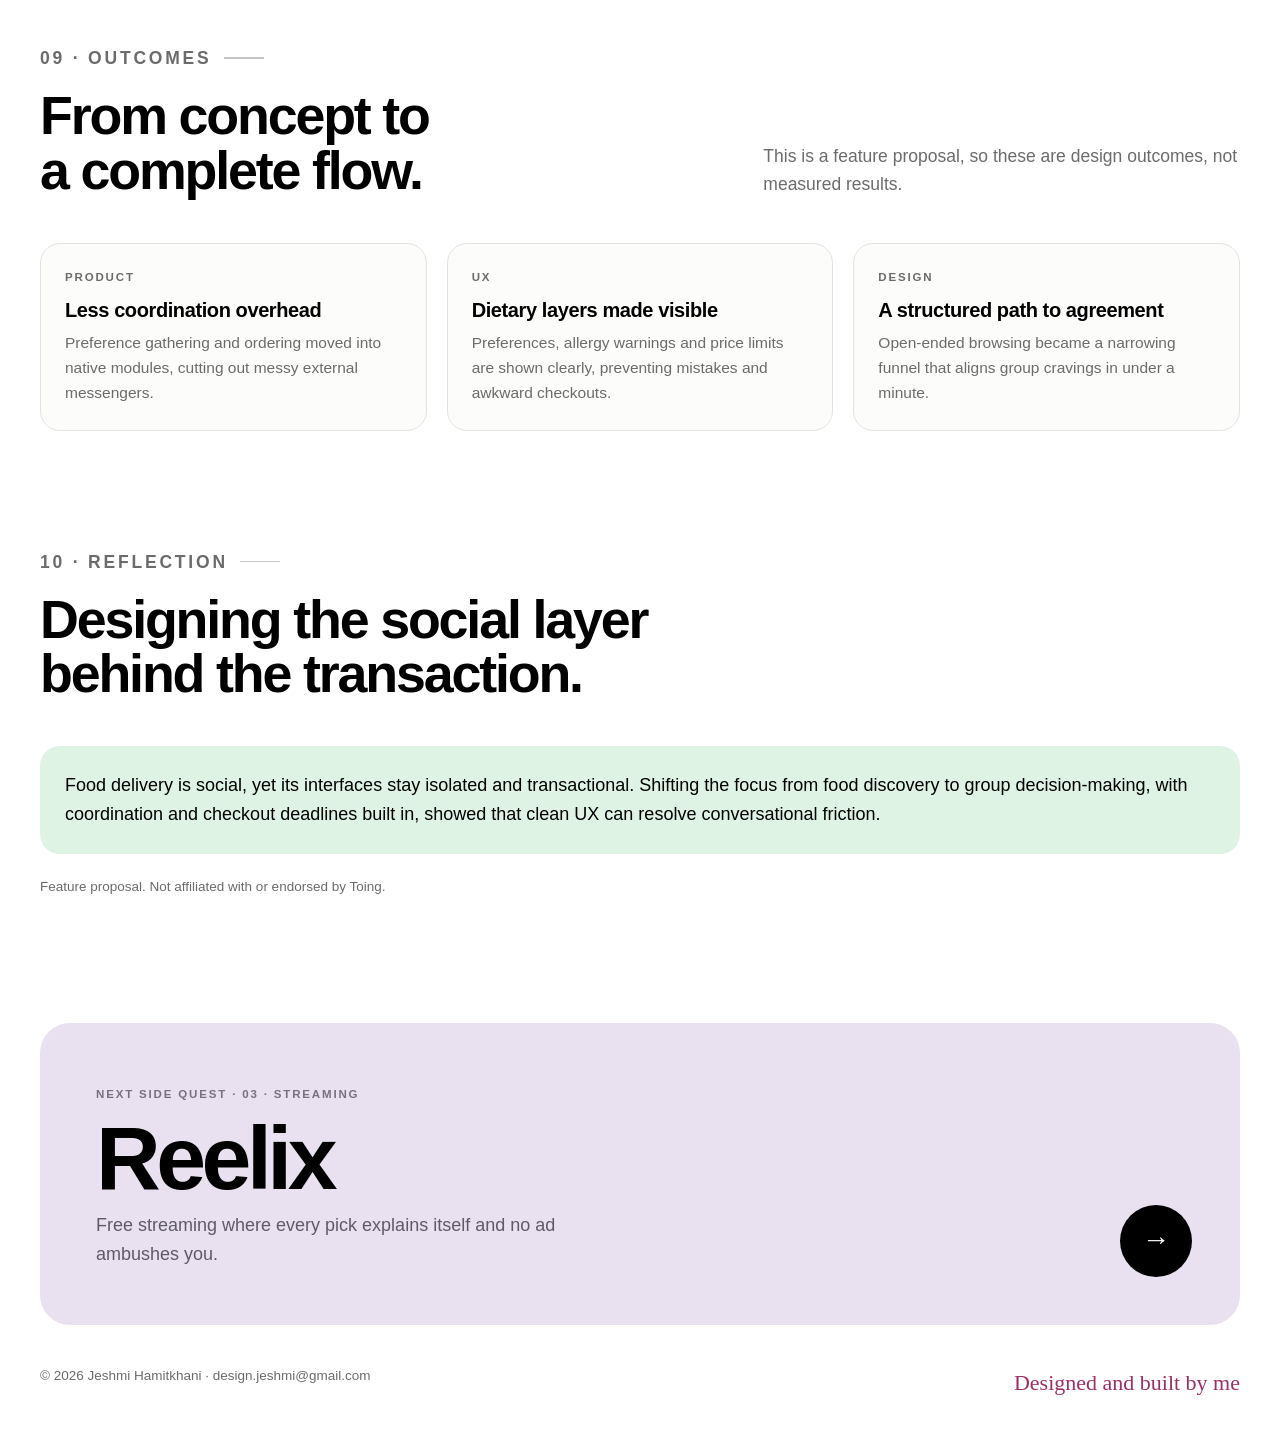
<file: toing.html>
<!doctype html>
<html lang="en"><head><meta charset="utf-8"><meta name="viewport" content="width=device-width, initial-scale=1, viewport-fit=cover">
<title>Toing · Jeshmi</title><meta property="og:type" content="article"><meta property="og:url" content="https://jeshmiportfolio.vercel.app/toing.html"><meta property="og:title" content="Toing · Jeshmi"><meta property="og:description" content="Toing, a group food ordering concept by Jeshmi Hamitkhani: decide, order and settle payments together without leaving the app."><meta property="og:image" content="https://jeshmiportfolio.vercel.app/og.jpg"><meta property="og:image:width" content="1200"><meta property="og:image:height" content="630"><meta name="twitter:card" content="summary_large_image"><meta name="twitter:image" content="https://jeshmiportfolio.vercel.app/og.jpg"><link rel="icon" type="image/png" sizes="32x32" href="favicon-32.png"><link rel="icon" type="image/png" sizes="192x192" href="favicon-192.png"><link rel="apple-touch-icon" href="apple-touch-icon.png"><meta name="description" content="Toing, a group food ordering concept by Jeshmi Hamitkhani: decide, order and settle payments together without leaving the app.">
<link rel="preconnect" href="https://fonts.googleapis.com"><link rel="preconnect" href="https://fonts.gstatic.com" crossorigin>
<link rel="preconnect" href="https://api.fontshare.com" crossorigin><link rel="stylesheet" href="https://api.fontshare.com/v2/css?f%5B%5D=general-sans@400,500,600&display=swap">
<link rel="stylesheet" href="cs.css">
<style>:root{--tint:#DFF3E4;--tint-ink:#0B6B2B;--pa:#0C831F}.dec>.oshot{grid-column:1/-1;margin-top:8px}.oshot img[src*="o-pu-dec"]{padding:clamp(10px,2vw,22px);background:#fff}.oshot{margin:0;border-radius:14px;overflow:hidden;background:#fff;border:1px solid var(--line);box-shadow:0 40px 80px -48px rgba(40,20,40,.45)}.oshot img{display:block;width:100%;height:auto}
.aff-f{display:flex;flex-wrap:wrap;gap:8px;margin-top:20px}.aff-f button{display:inline-flex;align-items:center;gap:8px;padding:9px 16px;border-radius:999px;border:1px solid var(--line);background:#fff;font:600 14.5px var(--ui,inherit);color:var(--ink);cursor:pointer}.aff-f button i{width:10px;height:10px;border-radius:3px}.aff-f button[aria-pressed=true]{background:var(--ink);color:#fff;border-color:var(--ink)}
.aff-b{margin-top:16px;display:grid;grid-template-columns:repeat(5,minmax(0,1fr));gap:18px;padding:24px;border-radius:22px;background:#fff;border:1px solid var(--line)}
.aff-c{display:grid;gap:10px;align-content:start;transition:opacity .35s}.aff-c h4{font-size:19px;line-height:1.15;letter-spacing:-.02em;margin:0}.aff-c small{color:var(--muted);font-size:14px;padding-bottom:12px;border-bottom:2px solid var(--ink);margin-bottom:6px}
.aff-c .st{margin:0;background:var(--st);padding:14px 14px 18px;font:600 19px/1.25 Caveat,cursive;color:#2b2530;transform:rotate(var(--r));box-shadow:0 6px 10px -8px rgba(0,0,0,.35)}
.aff.f .aff-c{opacity:.22}.aff.f .aff-c.on{opacity:1}
.aff-s{margin-top:16px;display:flex;align-items:center;gap:16px;padding:16px 20px;border-radius:16px;background:var(--ink);color:#fff}.aff-s span{flex:none;background:#fff;color:var(--ink);font-weight:700;font-size:14px;padding:6px 12px;border-radius:999px}.aff-s p{margin:0;font-size:16px}
@media(max-width:1000px){.aff-b{grid-template-columns:repeat(2,minmax(0,1fr))}}@media(max-width:560px){.aff-b{grid-template-columns:1fr;padding:16px}.aff-s{flex-direction:column;align-items:flex-start}}.phones .iph{display:block;width:100%;padding:9px;border-radius:44px;background:#111;box-shadow:0 0 0 1.5px #3a3a3a inset,0 30px 50px -28px rgba(20,10,20,.55);position:relative}.phones .iph img{border-radius:35px;box-shadow:none;display:block}.phones .iph::after{content:'';position:absolute;top:17px;left:50%;translate:-50% 0;width:28%;height:20px;border-radius:12px;background:#111}.phones figure.m{flex-basis:250px}.tgp{display:flex;flex-wrap:wrap;gap:32px;align-items:flex-start;justify-content:center;padding:clamp(20px,4vw,48px);border-radius:28px;background:#DFE3DC;margin-top:8px}.tgside{display:grid;gap:18px;width:360px;max-width:100%}.splitctl{background:#fff;border-radius:20px;padding:16px;box-shadow:0 0 0 2px #FF4FC8,0 20px 40px -30px rgba(0,0,0,.4)}.splitctl .lab{margin:0 0 10px;font-size:12px;font-weight:800;letter-spacing:.1em;text-transform:uppercase;color:#C2187F}.seg{display:grid;gap:8px}.seg button{display:grid;gap:2px;text-align:left;padding:14px 16px;border-radius:14px;border:1.5px solid var(--line);background:#fff;cursor:pointer;font:inherit;color:var(--ink)}.seg button small{color:var(--muted);font-size:13px}.seg button[aria-checked=true]{border-color:#0B6B2B;background:#EEF7F0;box-shadow:0 0 0 3px rgba(11,107,43,.15)}.seg button[aria-checked=true] b::before{content:'● ';color:#0B6B2B}.tgp .pay{width:auto}.tgp iframe{width:448px;max-width:100%;height:930px;border:0;border-radius:24px;background:transparent}
.pay{border:0;margin:0;padding:16px;border-radius:20px;background:#fff;width:360px;max-width:100%;display:grid;gap:6px;box-shadow:0 20px 40px -30px rgba(0,0,0,.4)}.pay legend{float:left;font-weight:700;font-size:16px;padding:4px 0 8px}.pay label{display:flex;align-items:center;justify-content:space-between;gap:12px;padding:14px;border-radius:14px;cursor:pointer;flex-direction:row-reverse}.pay label:has(input:checked){background:#EEF7F0}.pay b{display:block;font-size:14.5px}.pay small{color:var(--muted);font-size:12.5px}.pay input{width:20px;height:20px;accent-color:#0B6B2B}.pay .off{opacity:.45;cursor:not-allowed}
.tghero{background:#018029;color:#fff}.tghero .kicker,.tghero .lede{color:rgba(255,255,255,.85)}.tghero h1{color:#fff}.tghero h1 span{color:#F472B6}.tghero .tldr{background:rgba(255,255,255,.08);border-color:rgba(255,255,255,.2)}.tghero .tldr dt,.tghero .facts span:first-child{color:rgba(255,255,255,.7)}.tghero .tldr dd,.tghero .facts span{color:#fff}.tghero .phones{background:rgba(255,255,255,.1)}.tghero .phones figcaption{color:rgba(255,255,255,.8)}.dec>.phones{grid-column:1/-1;margin-top:8px}.phones{display:flex;flex-wrap:wrap;gap:clamp(14px,2.4vw,28px);justify-content:center;align-items:flex-end;padding:clamp(24px,4vw,48px);border-radius:28px;background:var(--tint)}
.phones figure{margin:0;display:grid;gap:10px;justify-items:center;flex:0 1 230px}.phones img{width:100%;height:auto;border-radius:22px;box-shadow:0 30px 50px -30px rgba(30,20,30,.45);background:#fff}.phones figcaption{font-size:13.5px;color:var(--muted);text-align:center}
.tbl{width:100%;border-collapse:collapse;font-size:15.5px}.tbl th{text-align:left;font-size:12px;letter-spacing:.1em;text-transform:uppercase;color:var(--muted);padding:12px 14px;border-bottom:2px solid var(--ink)}.tbl td{padding:14px;border-bottom:1px solid var(--line);vertical-align:top}.tbl td:first-child{font-weight:700}.tbl td:last-child{color:var(--tint-ink);font-weight:700}
.chips2{display:flex;flex-wrap:wrap;gap:8px;align-items:center}.chips2 span{padding:8px 14px;border-radius:999px;background:#fff;border:1px solid var(--line);font-weight:600;font-size:14.5px}.chips2 i{color:var(--muted);font-style:normal}
.btns{display:flex;flex-wrap:wrap;gap:10px;margin-top:22px}.btns a{padding:12px 20px;border-radius:999px;font-weight:700;text-decoration:none;border:1.5px solid var(--ink);color:var(--ink)}.btns a.p{background:var(--ink);color:#fff}
.made{display:inline-flex;align-items:center;gap:8px;padding:6px 12px 6px 6px;border-radius:999px;background:#fff;border:1px solid var(--line);font-weight:700;font-size:13.5px}.made img{width:22px;height:22px;border-radius:6px}</style></head><body><header class="top"><div class="wrap"><a href="./#explore" aria-label="Back to Jeshmi's portfolio">← Jeshmi</a><span class="crumb">Side quest 02 · <b>Toing</b></span><a href="reelix.html">Next: Reelix →</a></div><i class="progress" aria-hidden="true"></i></header><main><section class="hero tghero"><div class="wrap"><p class="kicker rv"><i class="dot"></i>Side quest 02 · Feature proposal · Consumer, social</p><h1 class="rv" style="--d:1">Toing<span>.</span></h1><p class="lede rv" style="--d:2">Collaborative food planning for groups. A feature proposal that lets friends decide, order and settle payments without leaving Toing.</p>
<div class="rv" style="--d:3"></div><dl class="tldr rv" style="--d:3;margin-top:28px"><div style="grid-column:1/-1"><dt>Project</dt><dd class="facts" style="display:grid;grid-template-columns:repeat(auto-fit,minmax(180px,1fr));gap:4px 24px"><div><span>Role</span><span>Product designer</span></div><div><span>Scope</span><span>Research, UX/UI, architecture, interaction</span></div><div><span>Platform</span><span>iOS, Android</span></div><div><span>Timeline</span><span>2 weeks</span></div></dd></div></dl></div>
<div class="wrap" style="margin-top:40px"><div class="phones rv"><figure class=m><span class="iph"><img src="img/cs/tg-home.webp" alt="Toing home with the Order Together entry" loading="lazy" decoding="async"></span><figcaption>Order Together entry</figcaption></figure><figure class=m><span class="iph"><img src="img/cs/tg-d1b.webp" alt="Start a group order: name, restaurant and join deadline" loading="lazy" decoding="async"></span><figcaption>Start a group</figcaption></figure><figure class=m><span class="iph"><img src="img/cs/tg-invite.webp" alt="Invite friends with a link, WhatsApp or QR code" loading="lazy" decoding="async"></span><figcaption>Invite friends</figcaption></figure></div></div></section><section class="sec"><div class="wrap"><div class="sh rv"><div><p class="num">01 · Overview</p><h2>Aligning group appetites.</h2></div><span></span></div><div class="g2"><div class="card rv" style="--d:0"><span class=lab>The problem</span><h3>Group planning fragments fast</h3><p>Friends have different diets, countless uncurated options and no central place to reach consensus. Coordination falls back to copy-pasting links across chat threads, creating decision bottlenecks and payment friction after the order.</p></div><div class="card rv" style="--d:1"><span class=lab>The goal</span><h3>One consolidated order</h3><p>A collaborative ordering path inside Toing that moves groups from diverging preferences to a single order with minimal back-and-forth. Success is measured by cart completion rate and reduced time to decision.</p></div></div></div></section><section class="sec"><div class="wrap"><div class="sh rv"><div><p class="num">02 · The bottleneck</p><h2>Why group coordination fails.</h2></div><p>Each step compounds the one before it, until the order stalls.</p></div><div class="g4"><div class="card rv" style="--d:0"><span class=lab>1</span><h3>Different preferences</h3><p>Varying diets, allergies and individual cravings clash.</p></div><div class="card rv" style="--d:1"><span class=lab>2</span><h3>Multiple options</h3><p>Dozens of menus browsed across separate tabs.</p></div><div class="card rv" style="--d:2"><span class=lab>3</span><h3>Back-and-forth chat</h3><p>Fragmented, unpinned link sharing in chat apps.</p></div><div class="card rv" style="--d:3"><span class=lab>4</span><h3>Decision bottleneck</h3><p>Ordering stalls completely, and the cart is often abandoned.</p></div></div><div class="quote rv" style="margin-top:28px;grid-template-columns:1fr"><blockquote>The fundamental friction is not discovering food. It is aligning group intent inside a single, focused decision space.</blockquote></div></div></section><section class="sec"><div class="wrap"><div class="sh rv"><div><p class="num">03 · Design shift</p><h2>Coordinating over discovering.</h2></div><p>Instead of building another menu aggregator, the design focuses on the coordination cycle. Planning, discovery, selection and splitting in one shared session turns a fragmented manual flow into a single timeline.</p></div><div class="g2"><div class="card rv"><span class="lab">Today: scattered across apps</span><div class="chips2"><span>Individual browse</span><i>→</i><span>Share chat links</span><i>→</i><span>Manual tally</span><i>→</i><span>Post-checkout split</span></div></div><div class="card t rv" style="--d:1"><span class="lab">Proposed: one session in Toing</span><div class="chips2"><span>Set group preference</span><i>→</i><span>Discover together</span><i>→</i><span>Real-time cart</span><i>→</i><span>Automated settlement</span></div></div></div></div></section><section class="sec"><div class="wrap"><div class="sh rv"><div><p class="num">04 · Groundwork</p><h2>UX audit and research methods.</h2></div><span></span></div><div class="g3"><div class="card rv" style="--d:0"><span class=lab>Method 1</span><h3>Competitive analysis</h3><p>How group ordering works in competing delivery apps. Some support shared carts, but lack real-time sync, deadlines and automatic splits after checkout.</p></div><div class="card rv" style="--d:1"><span class=lab>Method 2</span><h3>User conversations</h3><p>Interviews with Gen Z users who order together showed the process relies on a “lead coordinator” who collects orders, tracks diets and chases money.</p></div><div class="card rv" style="--d:2"><span class=lab>Method 3</span><h3>Behavioural observation</h3><p>On a standard group-order prototype, drop-offs spiked at open-ended menu exploration. Unstructured freedom delays consensus.</p></div></div><div class="card t rv" style="margin-top:20px"><span class="lab">What I learned</span><p style="margin:0;color:var(--ink);font-size:17px">Food coordination friction behaves like a funnel, and it grows with group size. The product has to narrow choices step by step and automate the awkward job of collecting money.</p></div></div></section><section class="sec"><div class="wrap"><div class="sh rv"><div><p class="num">05 · UX strategy</p><h2>Translating insights into solutions.</h2></div><span></span></div><div class="tablewrap rv"><table class="tbl"><tr><th>Principle</th><th>Why it matters</th><th>Solution</th></tr><tr><td>Limit choice fatigue</td><td>Unlimited options trigger paralysis. Groups need progressive narrowing, not endless catalogues.</td><td>Progressive filtering</td></tr><tr><td>Remove coordinator load</td><td>One host usually collects selections, calculates splits and checks out alone.</td><td>Shared real-time cart</td></tr><tr><td>Align checkout deadlines</td><td>Group orders stall when people delay picking. Hard caps drive action.</td><td>Join deadlines</td></tr><tr><td>Settle payments instantly</td><td>Working out who owes what after the order is awkward and often forgotten.</td><td>Automatic bill split</td></tr></table></div></div></section><section class="sec"><div class="wrap"><div class="sh rv"><div><p class="num">06 · Product pillars</p><h2>Refining the functional targets.</h2></div><span></span></div><div class="g4"><div class="card rv" style="--d:0"><h3>Reduce coordination</h3><p>Move preference gathering out of host-run chat polls and into shared modules.</p></div><div class="card rv" style="--d:1"><h3>Focus discovery</h3><p>Progressive filters surface dishes the whole group can agree on.</p></div><div class="card rv" style="--d:2"><h3>Support comparison</h3><p>Weigh alternatives by diet, rating and price without switching pages.</p></div><div class="card rv" style="--d:3"><h3>Reach decisions</h3><p>Real-time deadlines and a shared checkout set clear boundaries.</p></div></div></div></section><section class="sec"><div class="wrap"><div class="sh rv"><div><p class="num">07 · Information architecture</p><h2>One journey from appetite to payment.</h2></div><p>The shared flow mirrors how groups already behave. There are no hard gates: people add dishes, adjust preferences and check progress at their own pace without blocking the host.</p></div><div class="g3"><div class="card rv" style="--d:0"><span class="lab">Step 1</span><h3>Onboarding</h3><p>Join via code or share link</p></div><div class="card rv" style="--d:1"><span class="lab">Step 2</span><h3>Create group</h3><p>Host creates and configures</p></div><div class="card rv" style="--d:2"><span class="lab">Step 3</span><h3>Preferences</h3><p>Select shared dietary layers</p></div><div class="card rv" style="--d:0"><span class="lab">Step 4</span><h3>Food discovery</h3><p>Browse matched restaurants</p></div><div class="card rv" style="--d:1"><span class="lab">Step 5</span><h3>Comparison</h3><p>Weigh dishes side by side</p></div><div class="card rv" style="--d:2"><span class="lab">Step 6</span><h3>Decision</h3><p>Lock choices, notify everyone</p></div></div></div></section><section class="sec"><div class="wrap"><div class="sh rv"><div><p class="num">08 · Key design decisions</p><h2>Solving core social friction through UI architecture.</h2></div><span></span></div><div class="dec rv"><div><p class="hmw">Decision 1</p><h3>Group creation and preferences</h3><p><b>Problem:</b> group preferences are scattered across chats and forgotten at the moment of ordering. <b>Solution:</b> a shared diet and budget layer, set right before discovery. Collecting diets upfront lets discovery narrow the options immediately.</p><p class=to><b>Trade-off:</b> Adds a 30-second setup step, but saves minutes of menu scanning and back-and-forth later.</p></div><div class="phones rv"><figure class=m><span class="iph"><img src="img/cs/tg-d1b.webp" alt="Start group order: name, restaurant, join deadline and order settings" loading="lazy" decoding="async"></span><figcaption>Start a group</figcaption></figure><figure class=m><span class="iph"><img src="img/cs/tg-invite.webp" alt="Invite friends with a link, WhatsApp or QR code, with a joining deadline" loading="lazy" decoding="async"></span><figcaption>Invite friends</figcaption></figure><figure class=m><span class="iph"><img src="img/cs/tg-lobby.webp" alt="Office Lunch group lobby: members and join progress" loading="lazy" decoding="async"></span><figcaption>Group progress</figcaption></figure></div></div><div class="dec rv"><div><p class="hmw">Decision 2</p><h3>Unified food discovery</h3><p>How do we balance individual cravings with what works for the whole group? A group filter strip shows active filters like Veg or under ₹200, restaurants show how well they suit every member, and avatar tags show who is looking at or has liked an item.</p></div><div class="phones rv"><figure class=m><span class="iph"><img src="img/cs/tg-additems.webp" alt="Add items: popular restaurants with filters" loading="lazy" decoding="async"></span><figcaption>Pick a restaurant</figcaption></figure><figure class=m><span class="iph"><img src="img/cs/tg-menu.webp" alt="Restaurant menu with dishes and a cart bar" loading="lazy" decoding="async"></span><figcaption>Add dishes</figcaption></figure></div></div><div class="dec rv"><div><p class="hmw">Decision 3</p><h3>Comparison and real-time agreement</h3><p>Indecision kills orders: when everyone adds items alone, carts end up bloated and over budget. A shared cart lets people compare and agree before confirming, and flags items that conflict with someone’s allergies straight away.</p></div><div class="phones rv"><figure class=m><span class="iph"><img src="img/cs/tg-cart.webp" alt="Group cart with each member’s items by restaurant" loading="lazy" decoding="async"></span><figcaption>Group cart</figcaption></figure></div></div><div class="dec rv"><div><p class="hmw">Decision 4</p><h3>One-tap checkout and auto-split</h3><p>Everyone can pay separately with UPI or card, so nobody has to calculate splits or chase money after the order. Try it: this checkout is a working prototype.</p></div></div><div class="tgp rv"><iframe id="tgframe" src="toing-checkout.html" title="Toing checkout prototype: split the bill and pay"></iframe><div class="tgside"><div class="splitctl"><p class="lab">Try it · who pays?</p><div class="seg" role="radiogroup" aria-label="Split the bill"><button type="button" role="radio" aria-checked="true" data-split="1"><b>Split the bill</b><small>Everyone pays for their own dishes</small></button><button type="button" role="radio" aria-checked="false" data-split="0"><b>Don’t split</b><small>You pay the full ₹935</small></button></div></div><fieldset class="pay"><legend>Pay with</legend><label class=""><input type="radio" name="pay" value="phonepe" checked><span><b>PhonePe UPI</b><small>jeshmi@ybl</small></span></label><label class=""><input type="radio" name="pay" value="gpay"><span><b>Google Pay UPI</b><small>jeshmi@okaxis</small></span></label><label class=""><input type="radio" name="pay" value="card"><span><b>Credit or debit card</b><small>Visa ending 4821</small></span></label><label class="off"><input type="radio" name="pay" value="cod" disabled><span><b>Cash on delivery</b><small>Not available when splitting</small></span></label></fieldset></div></div><script>(()=>{const f=document.getElementById('tgframe');const segs=[...document.querySelectorAll('.seg button')];const cod=document.querySelector('.pay input[value=cod]');
const cmd=o=>f.contentWindow&&f.contentWindow.postMessage(Object.assign({toingCmd:1},o),'*');
addEventListener('message',e=>{const d=e.data||{};if(!d.toing)return;const on=!!d.split;segs.forEach(b=>b.setAttribute('aria-checked',String((b.dataset.split==='1')===on)));cod.disabled=on;cod.closest('label').classList.toggle('off',on);cod.nextElementSibling.querySelector('small').textContent=on?'Not available when splitting':'Pay cash or scan QR at the door';if(d.method){const r=document.querySelector('.pay input[value='+d.method+']');if(r)r.checked=true}});
segs.forEach(b=>b.addEventListener('click',()=>cmd({split:b.dataset.split==='1'})));
document.querySelectorAll('.pay input').forEach(r=>r.addEventListener('change',()=>cmd({method:r.value})));})();</script></div></section><section class="sec"><div class="wrap"><div class="sh rv"><div><p class="num">09 · Outcomes</p><h2>From concept to a complete flow.</h2></div><p>This is a feature proposal, so these are design outcomes, not measured results.</p></div><div class="g3"><div class="card rv" style="--d:0"><span class=lab>Product</span><h3>Less coordination overhead</h3><p>Preference gathering and ordering moved into native modules, cutting out messy external messengers.</p></div><div class="card rv" style="--d:1"><span class=lab>UX</span><h3>Dietary layers made visible</h3><p>Preferences, allergy warnings and price limits are shown clearly, preventing mistakes and awkward checkouts.</p></div><div class="card rv" style="--d:2"><span class=lab>Design</span><h3>A structured path to agreement</h3><p>Open-ended browsing became a narrowing funnel that aligns group cravings in under a minute.</p></div></div></div></section><section class="sec"><div class="wrap"><div class="sh rv"><div><p class="num">10 · Reflection</p><h2>Designing the social layer behind the transaction.</h2></div><span></span></div><div class="card t rv"><p style="margin:0;color:var(--ink);font-size:18px">Food delivery is social, yet its interfaces stay isolated and transactional. Shifting the focus from food discovery to group decision-making, with coordination and checkout deadlines built in, showed that clean UX can resolve conversational friction.</p></div><p class="concept rv" style="margin-top:22px">Feature proposal. Not affiliated with or endorsed by Toing.</p></div></section></main><div class="wrap"><a class="next rv" href="reelix.html" style="--ntint:#E9E1F0"><span class="lab">Next side quest · 03 · Streaming</span><h2>Reelix</h2><p>Free streaming where every pick explains itself and no ad ambushes you.</p><span class="go" aria-hidden="true">→</span></a></div><div class="wrap"><div class="foot"><span>© 2026 Jeshmi Hamitkhani · design.jeshmi@gmail.com</span><span>Designed and built by me</span></div></div><script src="cs.js"></script></body></html>
</file>
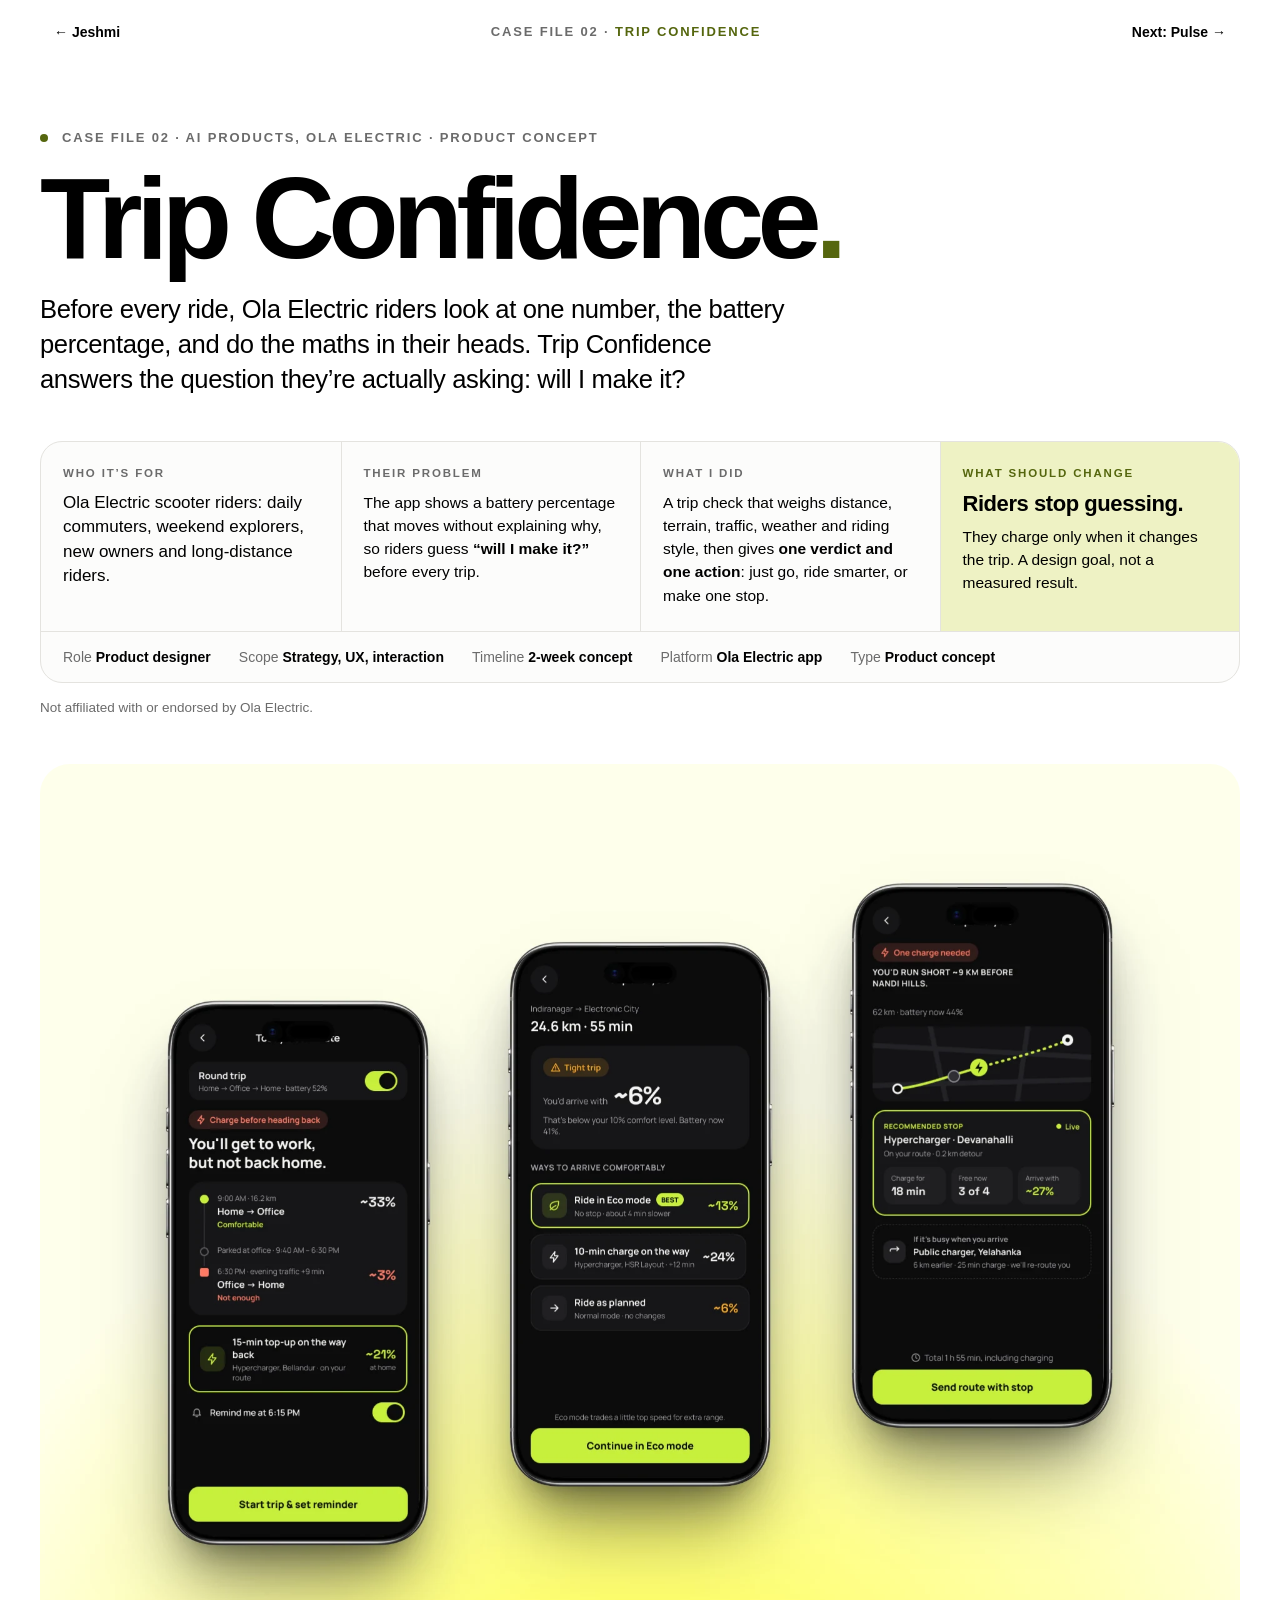
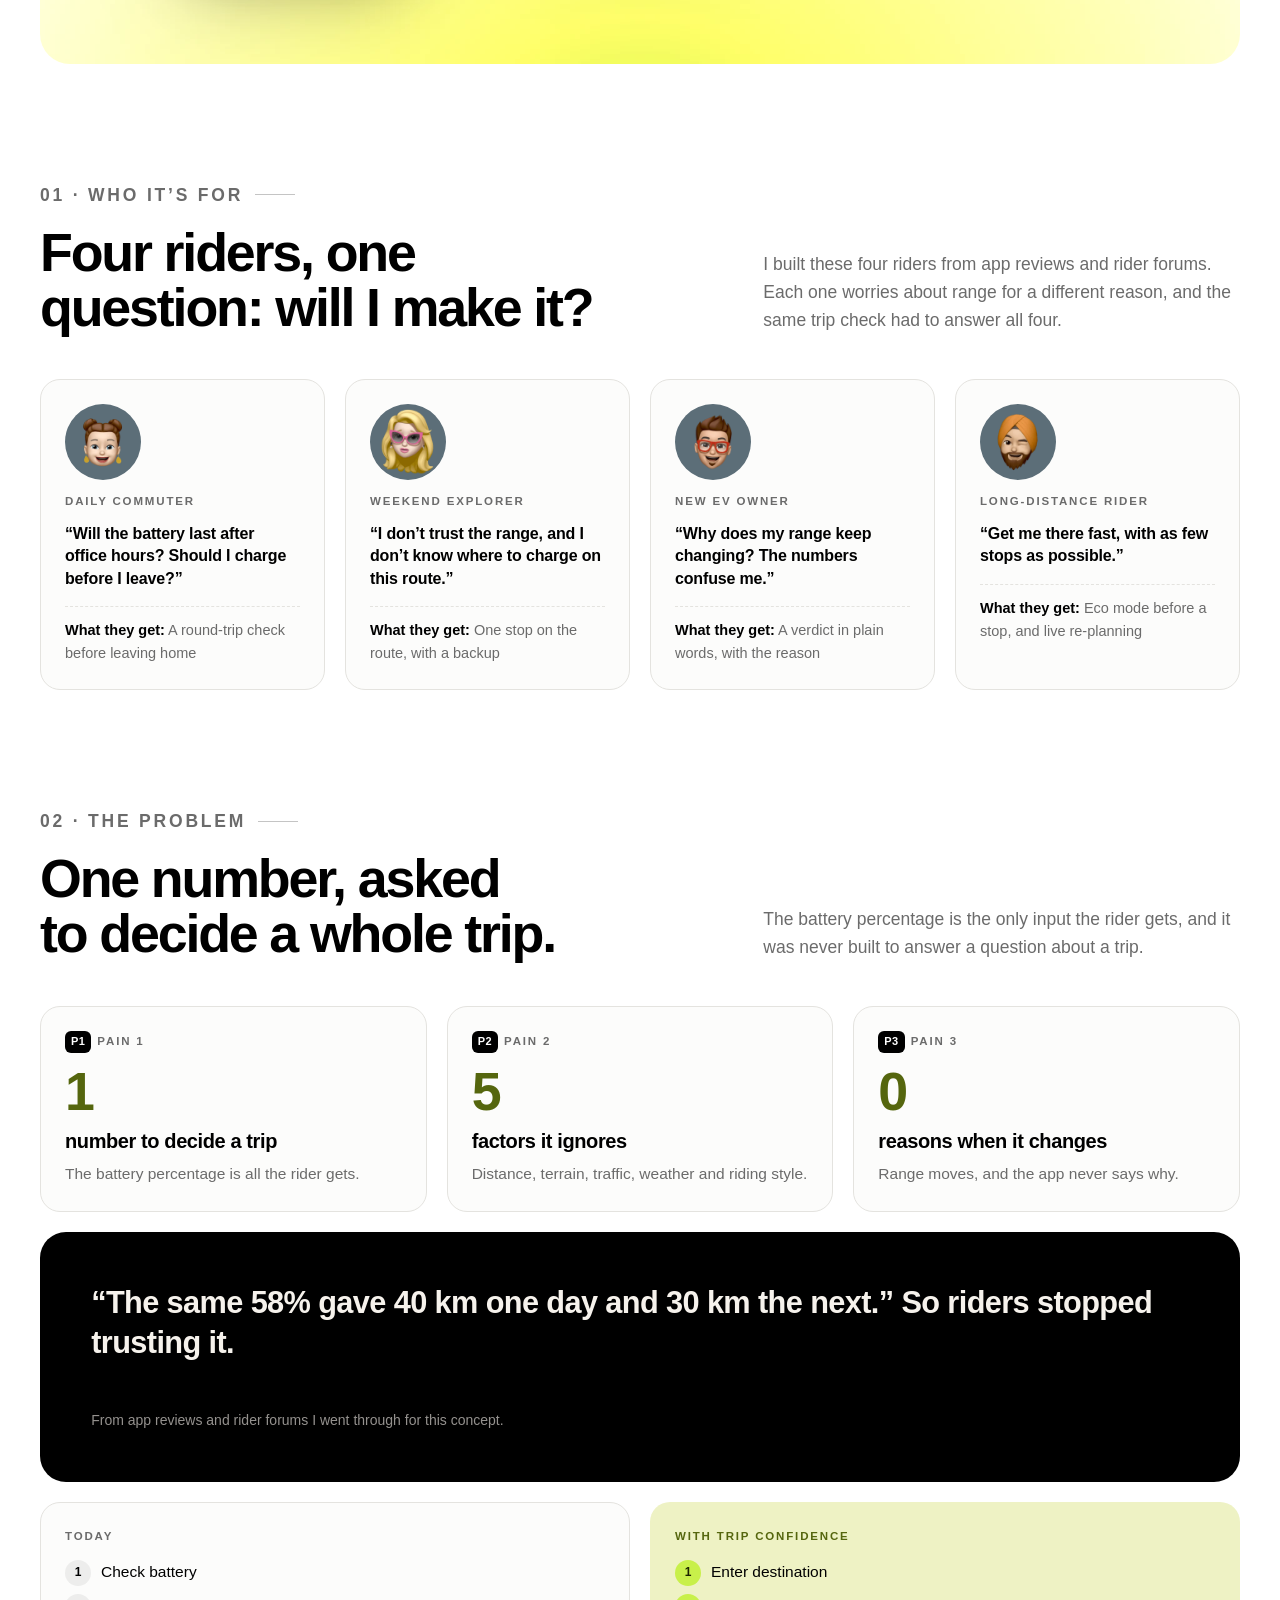
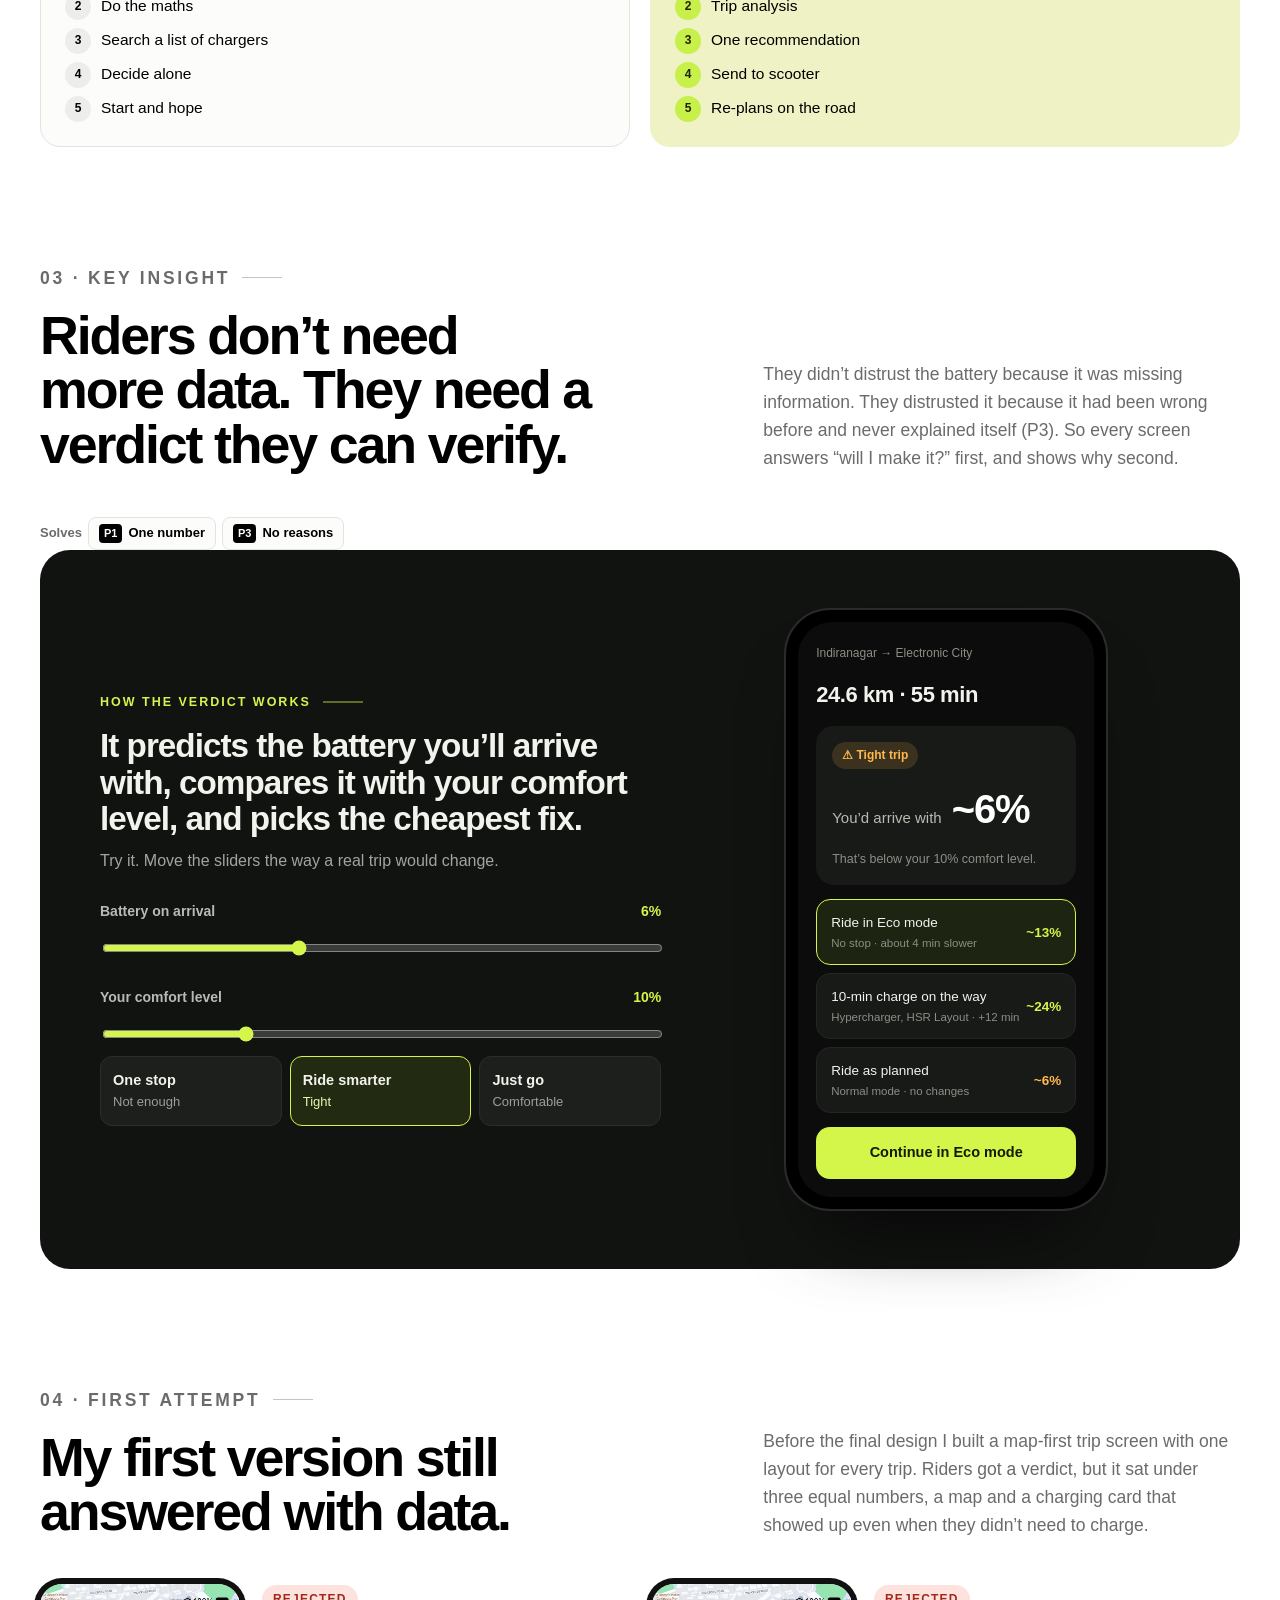
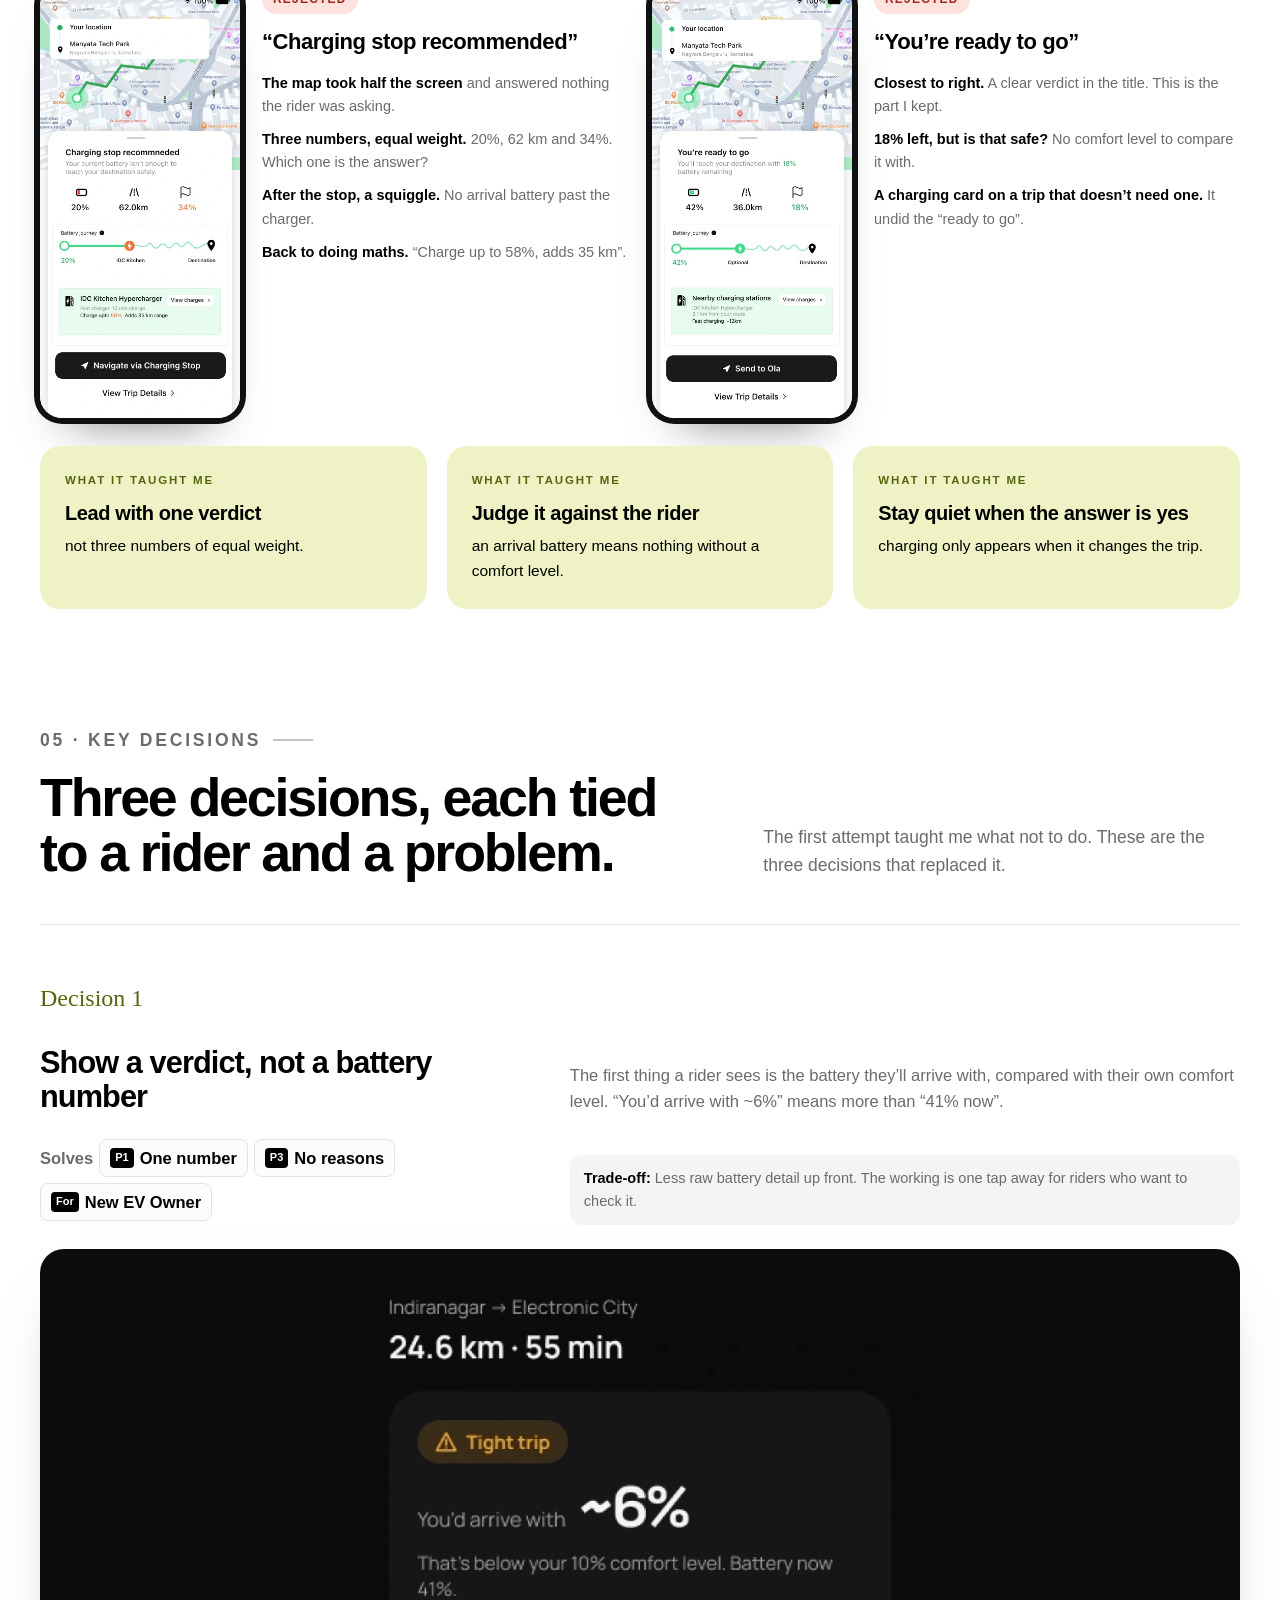
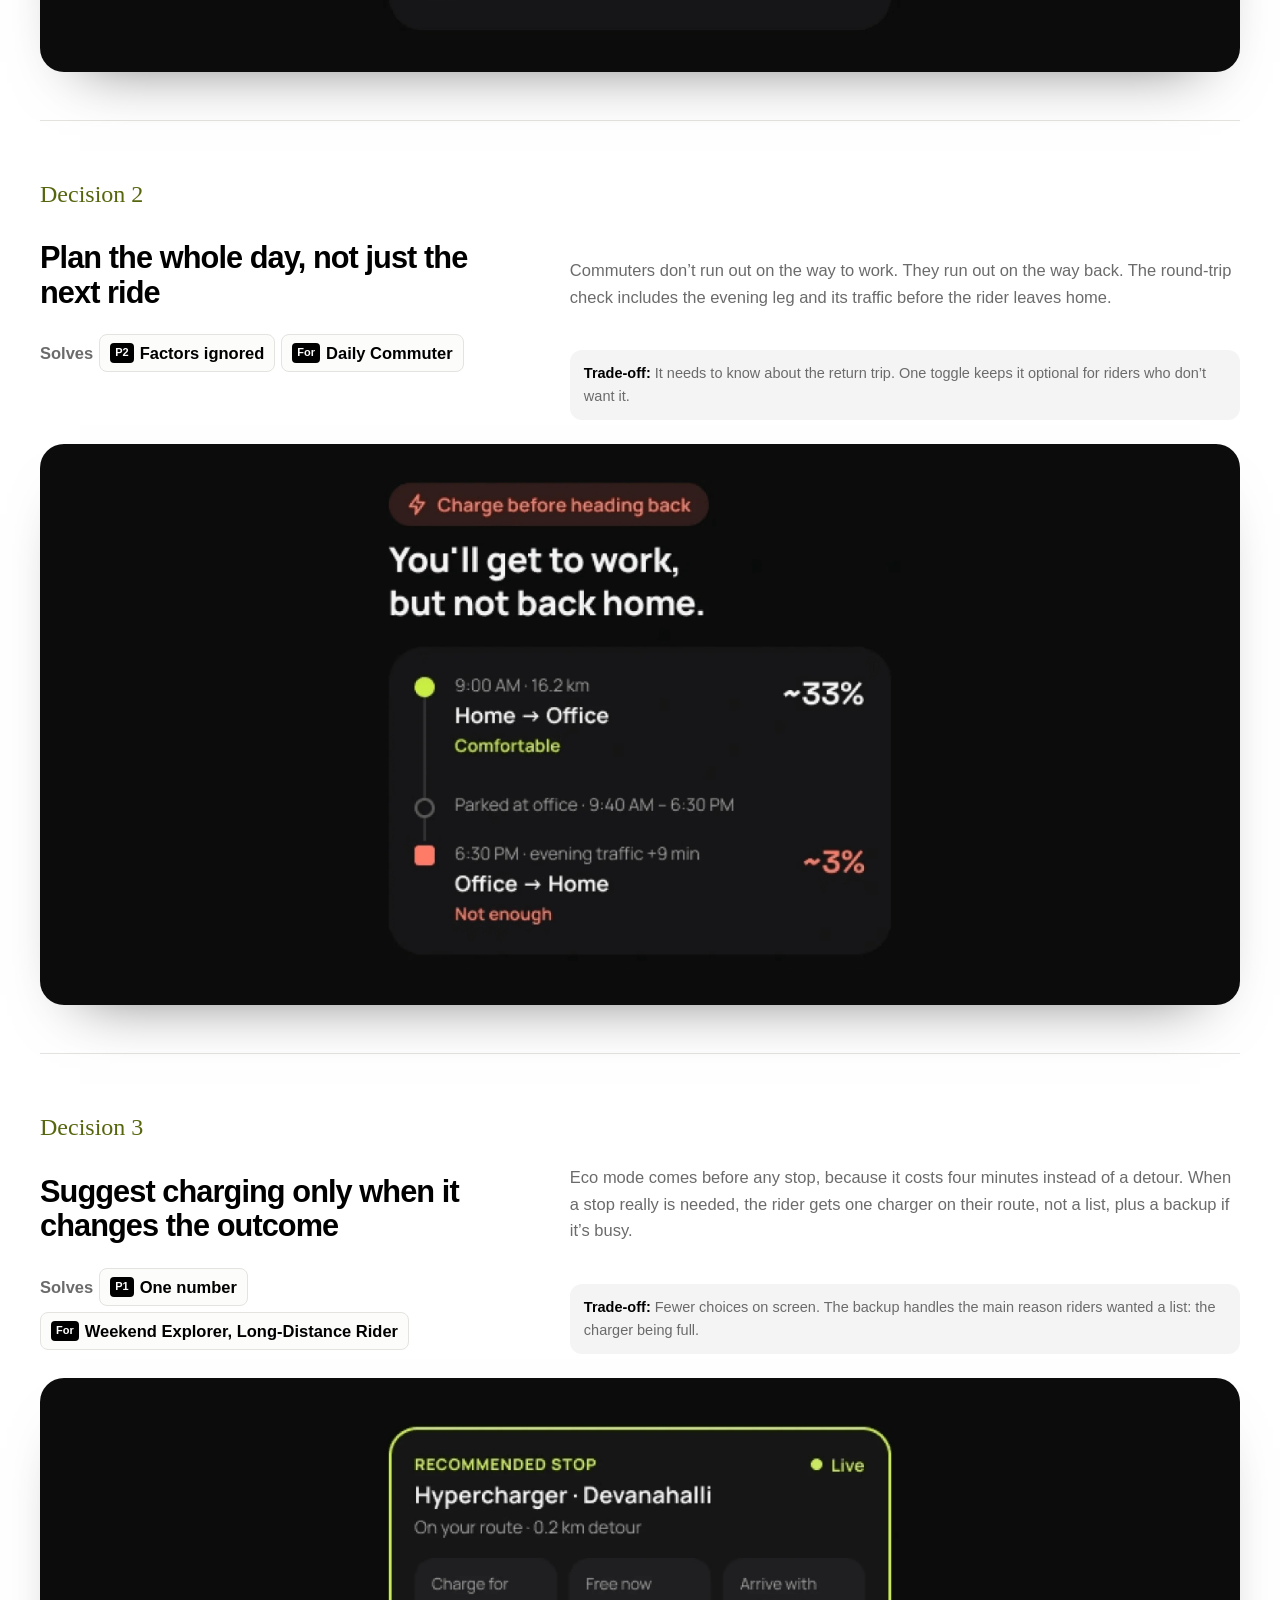
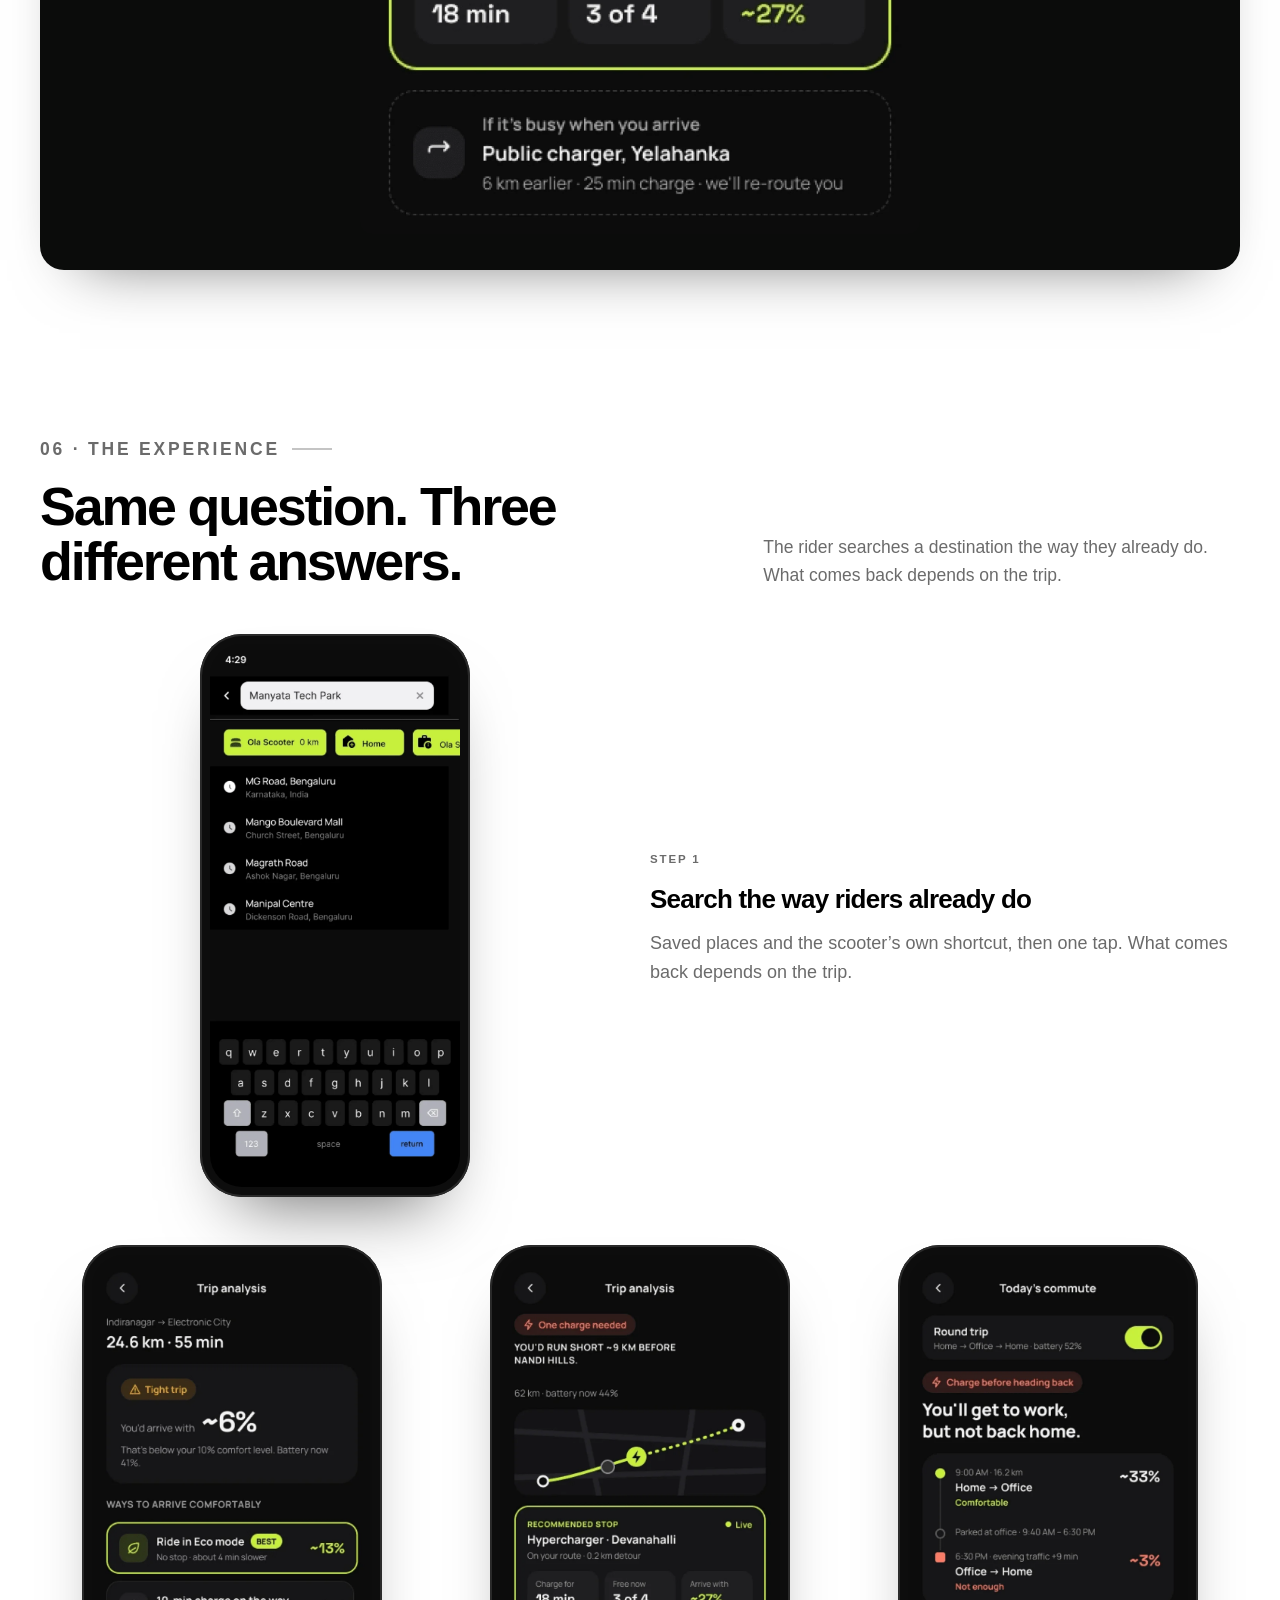
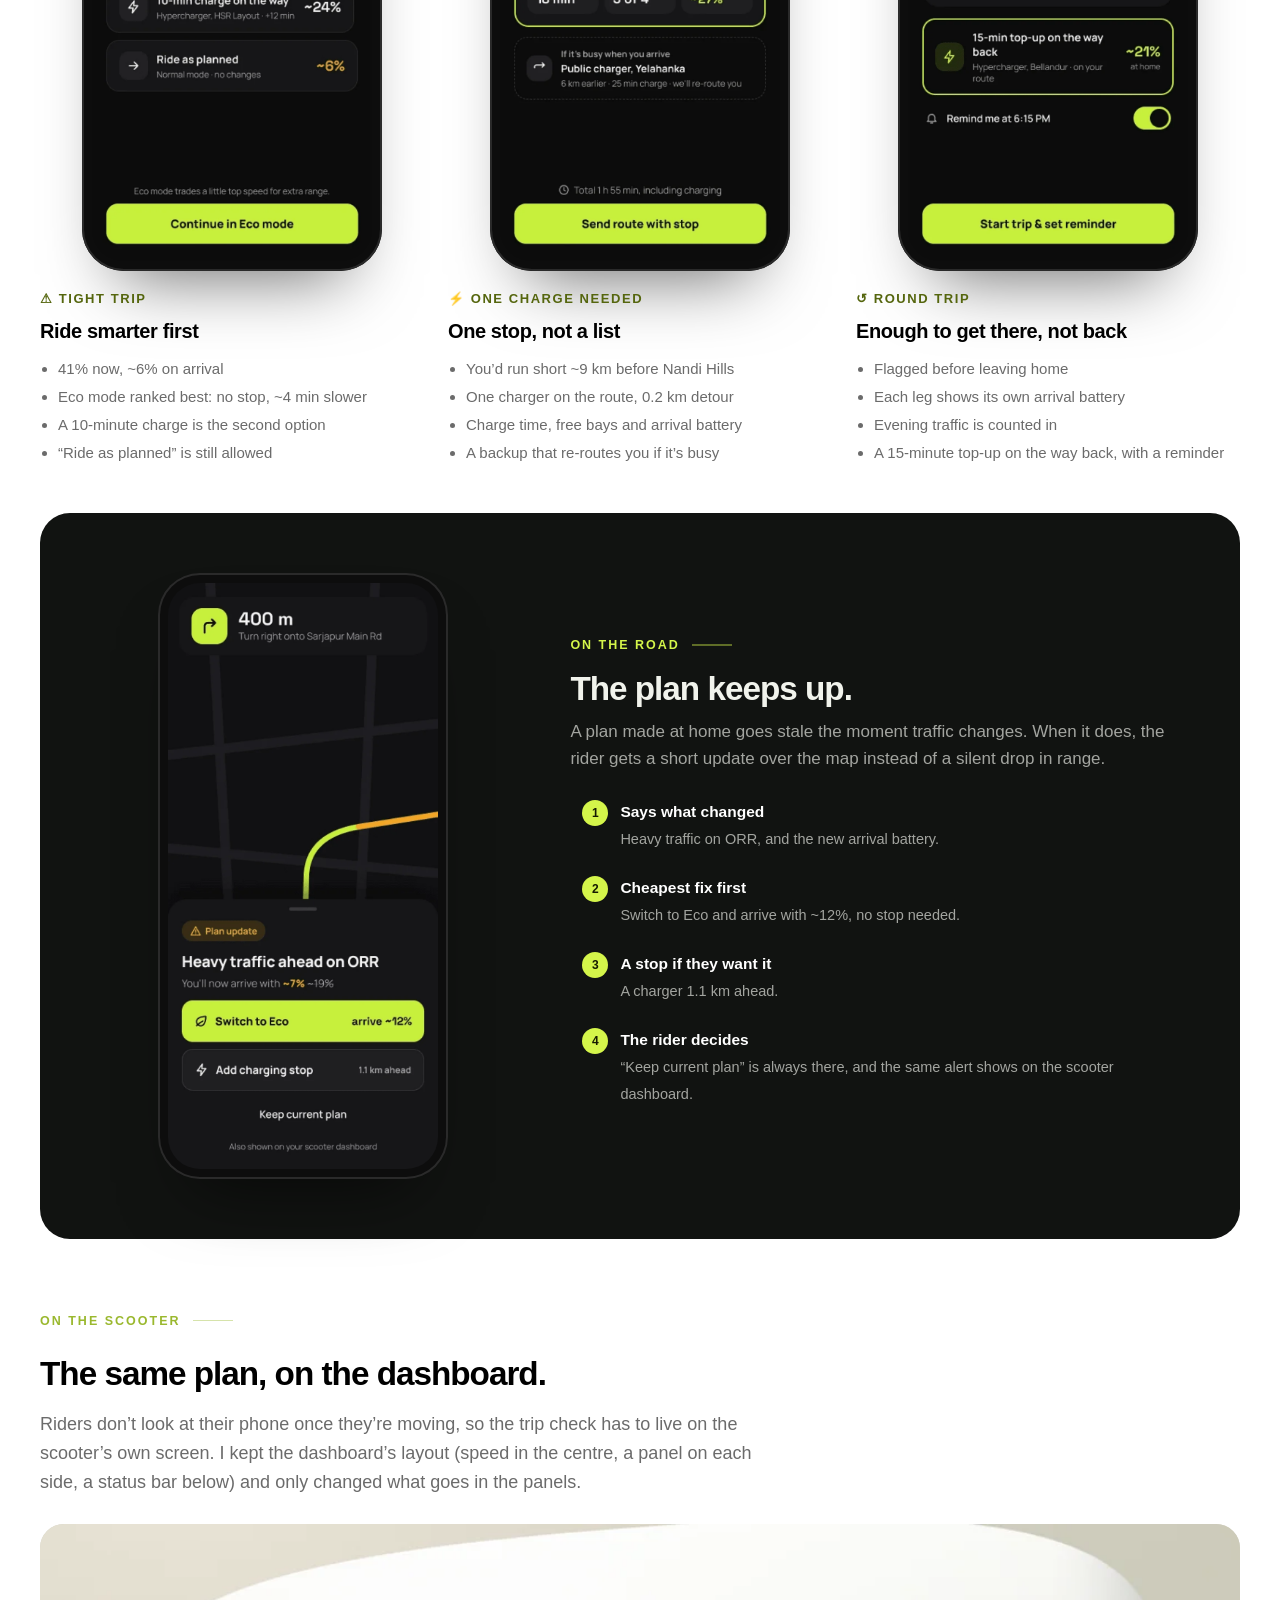
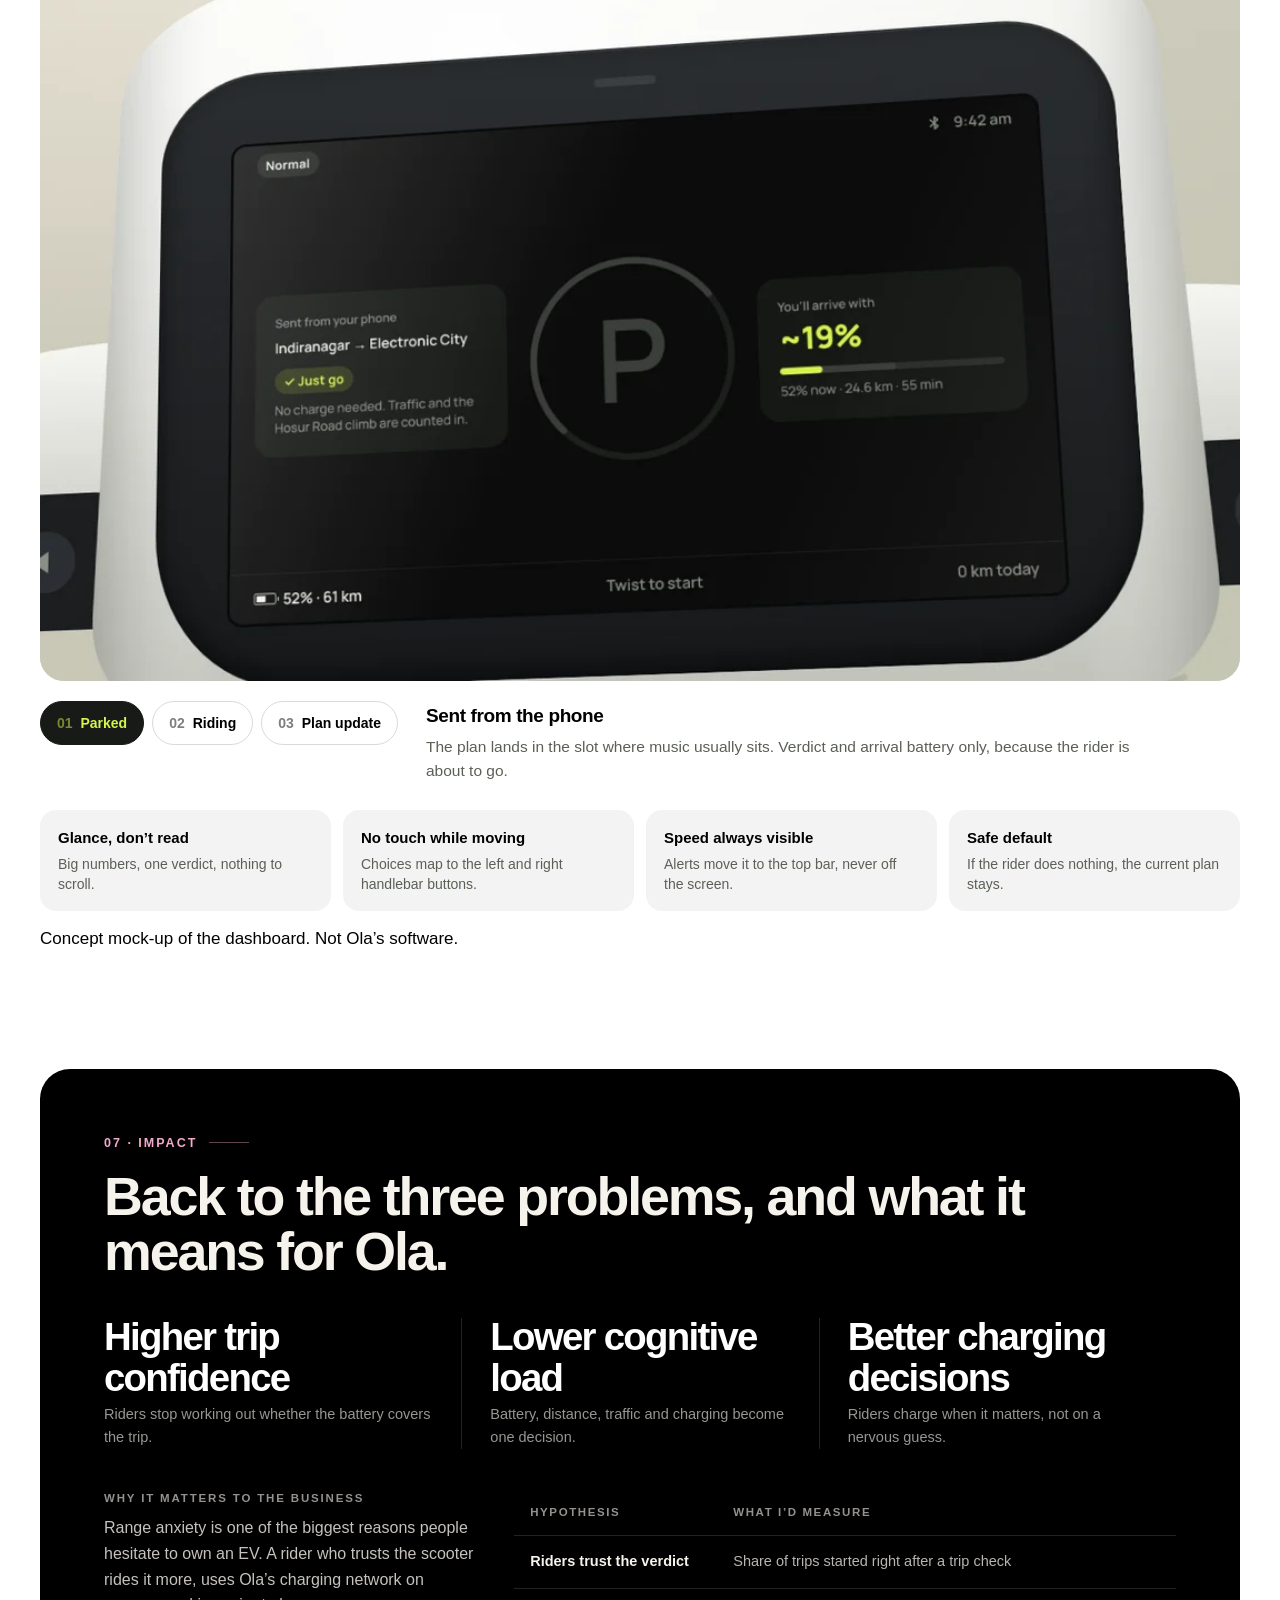
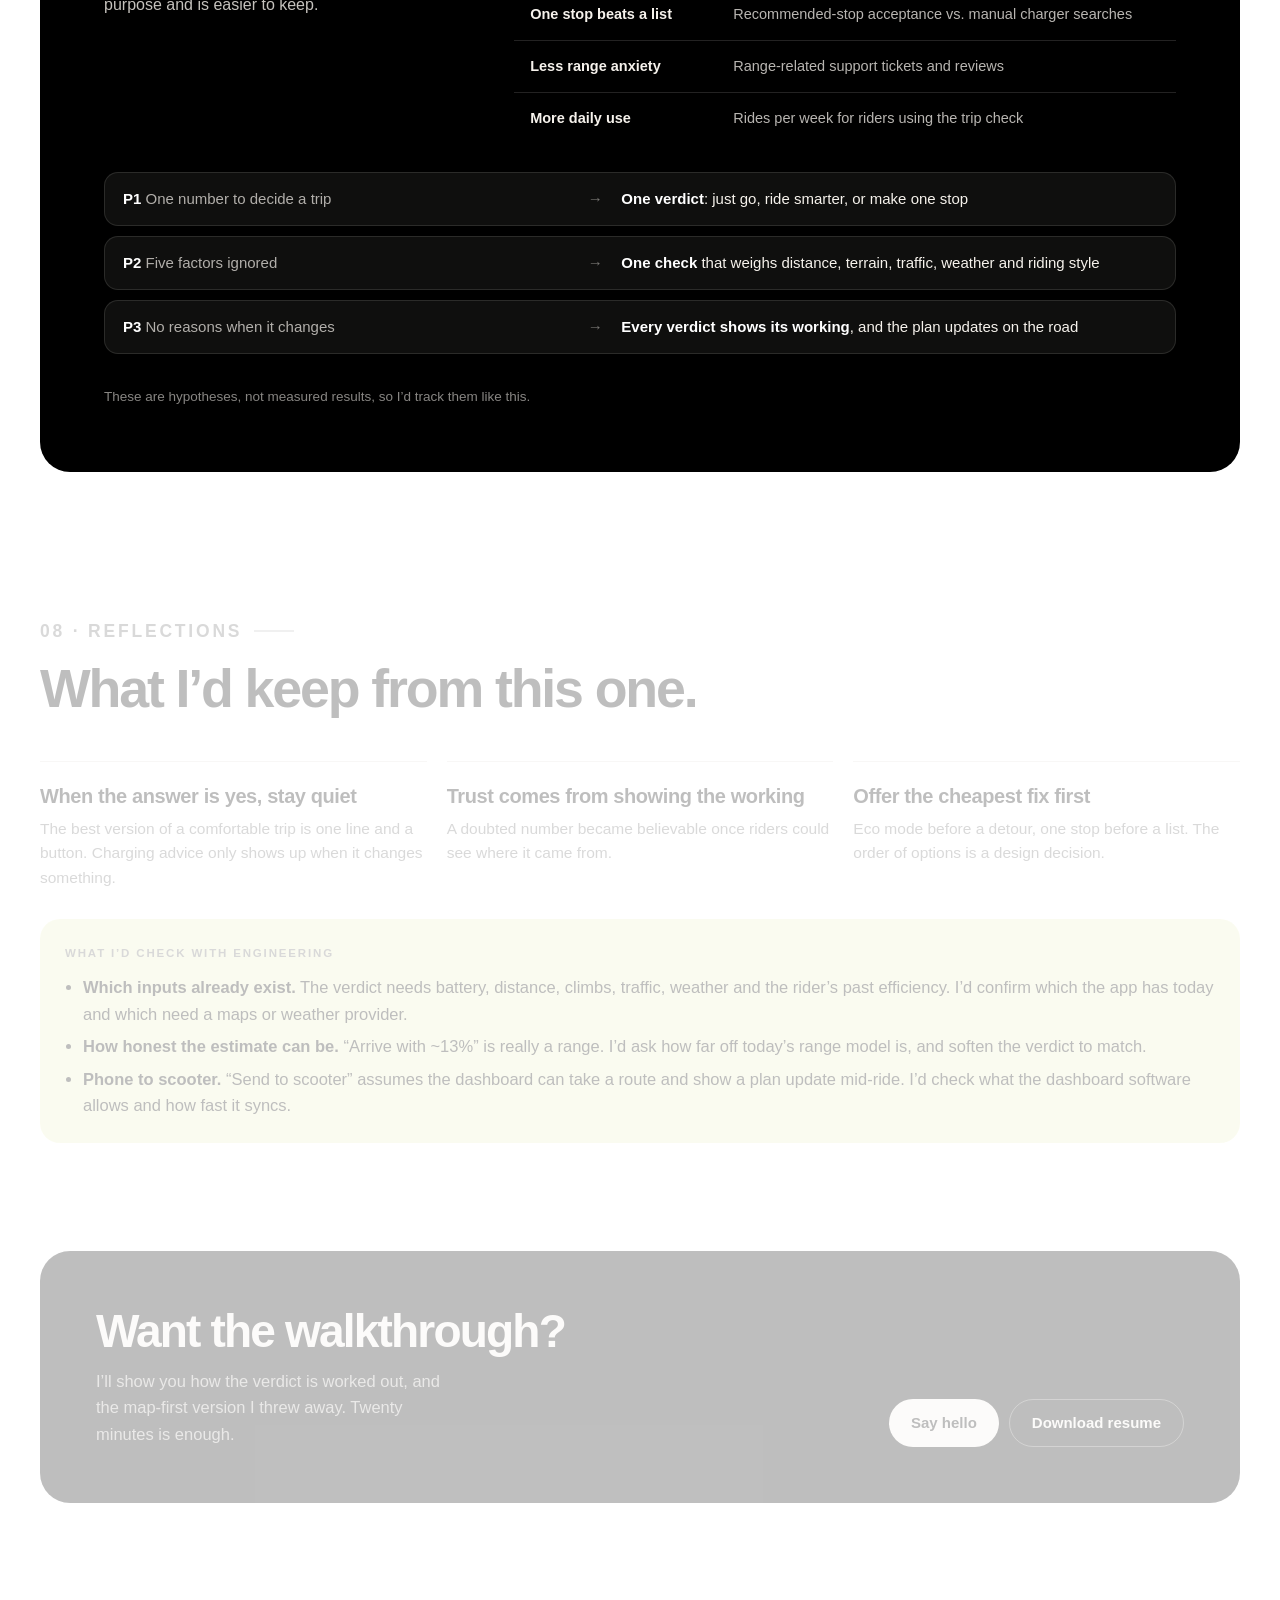
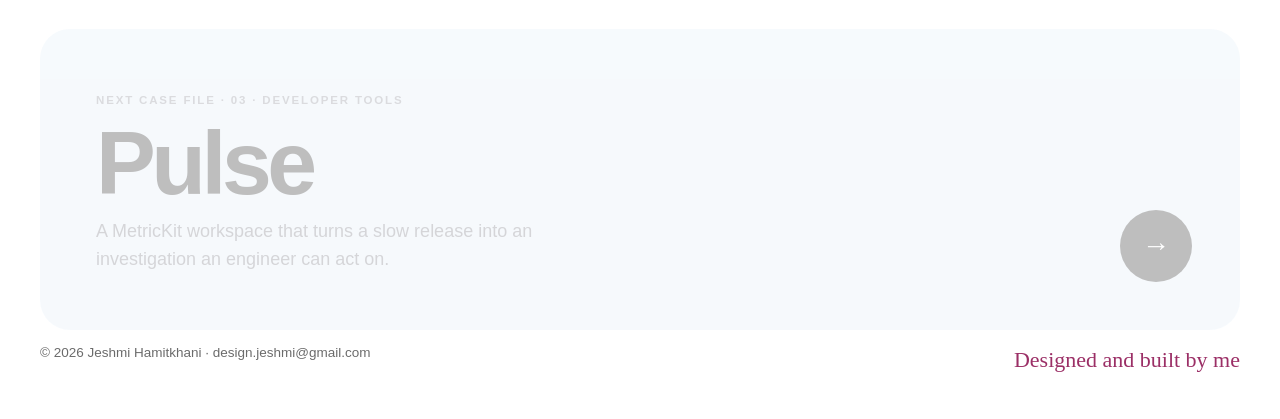
<file: trip.html>
<!doctype html>
<html lang="en"><head><meta charset="utf-8"><meta name="viewport" content="width=device-width, initial-scale=1, viewport-fit=cover">
<title>Trip Confidence · Jeshmi</title><link rel="icon" type="image/png" sizes="32x32" href="favicon-32.png"><link rel="icon" type="image/png" sizes="192x192" href="favicon-192.png"><link rel="apple-touch-icon" href="apple-touch-icon.png"><meta property="og:type" content="article"><meta property="og:url" content="https://jeshmiportfolio.vercel.app/trip.html"><meta property="og:title" content="Trip Confidence · Jeshmi"><meta property="og:description" content="Trip Confidence case study by Jeshmi Hamitkhani: replacing a battery percentage with a verdict riders can trust before every trip."><meta property="og:image" content="https://jeshmiportfolio.vercel.app/og-trip.jpg"><meta property="og:image:width" content="1200"><meta property="og:image:height" content="630"><meta name="twitter:card" content="summary_large_image"><meta name="twitter:image" content="https://jeshmiportfolio.vercel.app/og-trip.jpg"><meta name="description" content="Trip Confidence case study by Jeshmi Hamitkhani: replacing a battery percentage with a verdict riders can trust before every trip.">
<link rel="preconnect" href="https://fonts.googleapis.com"><link rel="preconnect" href="https://fonts.gstatic.com" crossorigin>
<link rel="preconnect" href="https://api.fontshare.com" crossorigin><link rel="stylesheet" href="https://api.fontshare.com/v2/css?f%5B%5D=general-sans@400,500,600&display=swap">
<link rel="stylesheet" href="cs.css">
<style>:root{--tint:#EEF2C4;--tint-ink:#55660E;--pa:#D4F54A}
.stage.trip{background:#FFFFEB;padding:0;border-radius:30px}.stage.trip::after{display:none}
.stage.trip img{width:100%;height:auto;margin:0}
.stat3{display:grid;grid-template-columns:repeat(3,minmax(0,1fr));gap:20px}
.stat3 .card .big{color:var(--tint-ink)}
.vs{display:grid;grid-template-columns:minmax(0,1fr) minmax(0,1fr);gap:20px;margin-top:20px}
.vs ol{list-style:none;padding:0;margin:14px 0 0;display:grid;gap:8px}
.vs li{display:flex;gap:10px;align-items:center;font-size:15.5px}
.vs li i{font-style:normal;width:26px;height:26px;border-radius:50%;display:grid;place-items:center;font-size:12px;font-weight:800;background:rgba(43,37,48,.07);flex:none}
.vs .good li i{background:#C8F04A;color:#1C2500}
.rider{display:grid;gap:12px;align-content:start}
.rider img{width:76px;height:76px;border-radius:50%;background:#5C6E78}
.rider q{font-size:16px;font-weight:600;line-height:1.4;letter-spacing:-.01em;quotes:'“' '”'}
.rider .get{margin-top:4px;padding-top:12px;border-top:1px dashed var(--line);font-size:14.5px;color:var(--muted)}
.rider .get b{color:var(--ink)}
/* verdict demo: the product's own dark, lime-accented look */
.demo{display:grid;grid-template-columns:minmax(0,6fr) minmax(0,5fr);gap:clamp(24px,4vw,56px);align-items:center;border-radius:30px;background:#111311;color:#F1F3EC;padding:clamp(28px,5vw,60px)}
.demo h3{font-size:clamp(26px,2.6vw,36px);font-weight:750;letter-spacing:-.03em;line-height:1.1}
.demo p.s{margin-top:10px;color:rgba(241,243,236,.65);font-size:16px}
.ctl{margin-top:26px;display:grid;gap:22px}
.ctl label{display:grid;gap:10px;font-size:14px;font-weight:700}
.ctl label span{display:flex;justify-content:space-between;color:rgba(241,243,236,.75)}
.ctl label b{color:#D4F54A;font-variant-numeric:tabular-nums}
.ctl input[type=range]{width:100%;accent-color:#D4F54A;height:28px}
.bands{display:grid;grid-template-columns:repeat(3,1fr);gap:8px;margin-top:6px}
.bands div{border-radius:12px;padding:12px;background:#1C1F1B;border:1px solid #2A2E28;font-size:13px;color:rgba(241,243,236,.6);transition:background .3s,border-color .3s,color .3s}
.bands div b{display:block;color:#F1F3EC;font-size:14.5px}
.bands div.on{background:#232A12;border-color:#D4F54A;color:#E9F7B0}
.vphone{width:min(320px,100%);margin:0 auto;border-radius:44px;padding:12px;background:#000;box-shadow:0 0 0 2px #2b2b2b,0 50px 80px -40px rgba(0,0,0,.8)}
.vscr{border-radius:34px;background:#0B0C0B;padding:22px 18px 18px;min-height:520px;display:flex;flex-direction:column;gap:14px;font-family:var(--ui)}
.vscr .rt{font-size:12px;color:#8A8F86}
.vscr .km{font-size:22px;font-weight:700;letter-spacing:-.02em}
.vbox{border-radius:18px;background:#171A16;padding:16px;display:grid;gap:8px;transition:background .4s}
.vtag{justify-self:start;display:inline-flex;gap:6px;align-items:center;padding:4px 10px;border-radius:999px;font-size:12px;font-weight:700}
.vtag.ok{background:rgba(212,245,74,.14);color:#D4F54A}.vtag.tight{background:rgba(255,184,77,.15);color:#FFB84D}.vtag.stop{background:rgba(255,99,99,.15);color:#FF7A7A}
.vbig{font-size:15px;color:#B7BBB2}
.vbig b{font-size:40px;font-weight:700;color:#fff;letter-spacing:-.03em;margin-left:6px;font-variant-numeric:tabular-nums}
.vwhy{font-size:12.5px;color:#8A8F86}
.vopt{border-radius:14px;padding:12px 14px;background:#171A16;display:flex;justify-content:space-between;align-items:center;font-size:13.5px;border:1px solid #232722}
.vopt.best{border-color:#D4F54A;background:#1D2412}
.vopt small{display:block;color:#8A8F86;font-size:11.5px}
.vopt span{font-weight:700;color:#D4F54A}
.vcta{margin-top:auto;border-radius:14px;background:#D4F54A;color:#151A00;font-weight:700;text-align:center;padding:14px;font-size:14.5px}
.vfade{transition:opacity .3s}
.decimg{border-radius:24px;overflow:hidden;background:#0B0C0B;box-shadow:0 30px 60px -40px rgba(0,0,0,.6);padding:clamp(16px,3vw,36px);display:grid;place-items:center}.decimg img{max-width:560px;width:100%;border-radius:12px}
.trio{display:grid;grid-template-columns:repeat(3,minmax(0,1fr));gap:24px}
.trio .phone{margin-bottom:18px}
.trio h3{font-size:20px;font-weight:750;letter-spacing:-.02em}
.trio .t{font-size:13px;font-weight:800;letter-spacing:.12em;text-transform:uppercase;color:var(--tint-ink);margin-bottom:6px;display:block}
.trio ul{margin-top:10px;padding-left:18px;color:var(--muted);font-size:15px;display:grid;gap:4px}
.rej2{display:grid;grid-template-columns:repeat(2,minmax(0,1fr));gap:24px}
.rej2 .ph{display:grid;grid-template-columns:200px minmax(0,1fr);gap:22px;align-items:start}
.rej2 .ph img{border-radius:22px;box-shadow:0 0 0 6px #111,0 30px 50px -30px rgba(0,0,0,.6)}
.road{display:grid;grid-template-columns:minmax(0,4fr) minmax(0,6fr);gap:clamp(24px,5vw,64px);align-items:center;border-radius:30px;background:#111311;color:#F1F3EC;padding:clamp(28px,5vw,60px)}
.road .note b{color:#fff}.road .note span{color:rgba(241,243,236,.65)}
.road .note:hover,.road .note.on{background:rgba(255,255,255,.06)}
.road .note .k{background:#D4F54A;color:#151A00}
.road h3{font-size:clamp(26px,2.6vw,36px);font-weight:750;letter-spacing:-.03em;line-height:1.1}
.road p.s{margin-top:10px;color:rgba(241,243,236,.65)}
@media (max-width:900px){.demo,.road,.rej2,.rej2 .ph{grid-template-columns:1fr}.trio,.stat3,.vs{grid-template-columns:1fr}.rej2 .ph img{max-width:240px}}
</style></head><body><header class="top"><div class="wrap"><a href="./#work" aria-label="Back to Jeshmi's portfolio">← Jeshmi</a><span class="crumb">Case file 02 · <b>Trip Confidence</b></span><a href="pulse.html">Next: Pulse →</a></div><i class="progress" aria-hidden="true"></i></header><main><section class="hero"><div class="wrap">
<p class="kicker rv"><i class="dot"></i>Case file 02 · AI products, Ola Electric · Product concept</p>
<h1 class="rv" style="--d:1">Trip Confidence<span>.</span></h1>
<p class="lede rv" style="--d:2">Before every ride, Ola Electric riders look at one number, the battery percentage, and do the maths in their heads. Trip Confidence answers the question they’re actually asking: will I make it?</p>
<dl class="story rv" style="--d:3"><div class="cells"><div class="who"><dt>Who it’s for</dt><dd>Ola Electric scooter riders: daily commuters, weekend explorers, new owners and long-distance riders.</dd></div><div><dt>Their problem</dt><dd>The app shows a battery percentage that moves without explaining why, so riders guess <b>“will I make it?”</b> before every trip.</dd></div><div><dt>What I did</dt><dd>A trip check that weighs distance, terrain, traffic, weather and riding style, then gives <b>one verdict and one action</b>: just go, ride smarter, or make one stop.</dd></div><div class="win"><dt>What should change</dt><dd><span style="display:block;font-size:22px;font-weight:800;letter-spacing:-.02em;line-height:1.2">Riders stop guessing.</span><span style="display:block;margin-top:8px">They charge only when it changes the trip. A design goal, not a measured result.</span></dd></div></div><div class="meta"><span>Role <b>Product designer</b></span><span>Scope <b>Strategy, UX, interaction</b></span><span>Timeline <b>2-week concept</b></span><span>Platform <b>Ola Electric app</b></span><span>Type <b>Product concept</b></span></div></dl><p class="concept rv">Not affiliated with or endorsed by Ola Electric.</p></div>
<div class="wrap"><div class="stage trip"><div><img src="img/cs/ola-hero4.webp" alt="Three Trip Confidence screens: a round-trip check, a tight trip with an Eco mode suggestion, and a single recommended charging stop." width="1920" height="1440"></div></div></div></section><section class="sec"><div class="wrap"><div class="sh rv"><div><p class="num">01 · Who it’s for</p><h2>Four riders, one question: will I make it?</h2></div><p>I built these four riders from app reviews and rider forums. Each one worries about range for a different reason, and the same trip check had to answer all four.</p></div><div class="g4"><div class="card rider rv" style="--d:0"><img src="img/cs/p-commuter.webp" alt="" loading="lazy" width="76" height="76"><span class="lab" style="margin:0">Daily Commuter</span><q>Will the battery last after office hours? Should I charge before I leave?</q><p class="get"><b>What they get:</b> A round-trip check before leaving home</p></div><div class="card rider rv" style="--d:1"><img src="img/cs/p-explorer.webp" alt="" loading="lazy" width="76" height="76"><span class="lab" style="margin:0">Weekend Explorer</span><q>I don’t trust the range, and I don’t know where to charge on this route.</q><p class="get"><b>What they get:</b> One stop on the route, with a backup</p></div><div class="card rider rv" style="--d:2"><img src="img/cs/p-newowner.webp" alt="" loading="lazy" width="76" height="76"><span class="lab" style="margin:0">New EV Owner</span><q>Why does my range keep changing? The numbers confuse me.</q><p class="get"><b>What they get:</b> A verdict in plain words, with the reason</p></div><div class="card rider rv" style="--d:3"><img src="img/cs/p-longrider.webp" alt="" loading="lazy" width="76" height="76"><span class="lab" style="margin:0">Long-Distance Rider</span><q>Get me there fast, with as few stops as possible.</q><p class="get"><b>What they get:</b> Eco mode before a stop, and live re-planning</p></div></div></div></section><section class="sec"><div class="wrap"><div class="sh rv"><div><p class="num">02 · The problem</p><h2>One number, asked to decide a whole trip.</h2></div><p>The battery percentage is the only input the rider gets, and it was never built to answer a question about a trip.</p></div><div class="stat3"><div class="card pain rv" id="p1" style="--d:0"><span class="lab"><b>P1</b>Pain 1</span><span class="big" style="display:block;margin-top:8px"><span data-count="1">1</span></span><h3 style="margin-top:10px">number to decide a trip</h3><p>The battery percentage is all the rider gets.</p></div><div class="card pain rv" id="p2" style="--d:1"><span class="lab"><b>P2</b>Pain 2</span><span class="big" style="display:block;margin-top:8px"><span data-count="5">5</span></span><h3 style="margin-top:10px">factors it ignores</h3><p>Distance, terrain, traffic, weather and riding style.</p></div><div class="card pain rv" id="p3" style="--d:2"><span class="lab"><b>P3</b>Pain 3</span><span class="big" style="display:block;margin-top:8px"><span data-count="0">0</span></span><h3 style="margin-top:10px">reasons when it changes</h3><p>Range moves, and the app never says why.</p></div></div>
<div class="quote rv" style="margin-top:20px;grid-template-columns:1fr"><blockquote>“The same 58% gave 40 km one day and 30 km the next.” So riders stopped trusting it.</blockquote><p class="who">From app reviews and rider forums I went through for this concept.</p></div>
<div class="vs"><div class="card rv"><span class="lab">Today</span><ol><li><i>1</i>Check battery</li><li><i>2</i>Do the maths</li><li><i>3</i>Search a list of chargers</li><li><i>4</i>Decide alone</li><li><i>5</i>Start and hope</li></ol></div><div class="card t rv good" style="--d:1"><span class="lab" style="color:var(--tint-ink)">With Trip Confidence</span><ol><li><i>1</i>Enter destination</li><li><i>2</i>Trip analysis</li><li><i>3</i>One recommendation</li><li><i>4</i>Send to scooter</li><li><i>5</i>Re-plans on the road</li></ol></div></div></div></section><section class="sec"><div class="wrap"><div class="sh rv"><div><p class="num">03 · Key insight</p><h2>Riders don’t need more data. They need a verdict they can verify.</h2></div><p>They didn’t distrust the battery because it was missing information. They distrusted it because it had been wrong before and never explained itself (P3). So every screen answers “will I make it?” first, and shows why second.</p></div><p class="solves">Solves <a href="#p1"><b>P1</b>One number</a><a href="#p3"><b>P3</b>No reasons</a></p><div class="demo rv" id="verdict"><div><p class="num" style="color:#D4F54A">How the verdict works</p><h3>It predicts the battery you’ll arrive with, compares it with your comfort level, and picks the cheapest fix.</h3><p class="s">Try it. Move the sliders the way a real trip would change.</p>
<div class="ctl"><label for="arr"><span>Battery on arrival <b id="arrv">6%</b></span><input type="range" id="arr" min="-12" max="40" value="6"></label>
<label for="com"><span>Your comfort level <b id="comv">10%</b></span><input type="range" id="com" min="5" max="25" value="10"></label></div>
<div class="bands"><div id="b-stop"><b>One stop</b>Not enough</div><div id="b-tight"><b>Ride smarter</b>Tight</div><div id="b-ok"><b>Just go</b>Comfortable</div></div></div>
<div class="vphone" aria-live="polite"><div class="vscr"><span class="rt">Indiranagar → Electronic City</span><span class="km">24.6 km · 55 min</span><div class="vbox"><span class="vtag" id="vtag">⚠ Tight trip</span><div class="vbig" id="vbig">You’d arrive with <b>~6%</b></div><div class="vwhy" id="vwhy">That’s below your 10% comfort level.</div></div><div id="vopts" class="vfade" style="display:grid;gap:8px"></div><div class="vcta" id="vcta">Continue in Eco mode</div></div></div></div>
<script>
(() => {
  const arr = document.getElementById('arr'), com = document.getElementById('com');
  const $ = (id) => document.getElementById(id);
  const render = () => {
    const a = +arr.value, c = +com.value;
    $('arrv').textContent = (a < 0 ? 'short ' + Math.round(-a * 1.1) + ' km' : a + '%'); $('comv').textContent = c + '%';
    const state = a < 0 ? 'stop' : a < c ? 'tight' : 'ok';
    ['stop', 'tight', 'ok'].forEach((k) => $('b-' + k).classList.toggle('on', k === state));
    const tag = $('vtag'), opts = $('vopts');
    if (state === 'ok') {
      tag.className = 'vtag ok'; tag.textContent = '✓ Comfortable';
      $('vbig').innerHTML = 'You’d arrive with <b>~' + a + '%</b>'; $('vwhy').textContent = 'Above your ' + c + '% comfort level. No charging needed.';
      opts.innerHTML = ''; $('vcta').textContent = 'Start trip';
    } else if (state === 'tight') {
      tag.className = 'vtag tight'; tag.textContent = '⚠ Tight trip';
      $('vbig').innerHTML = 'You’d arrive with <b>~' + a + '%</b>'; $('vwhy').textContent = 'That’s below your ' + c + '% comfort level.';
      opts.innerHTML = '<div class="vopt best"><div>Ride in Eco mode<small>No stop · about 4 min slower</small></div><span>~' + (a + 7) + '%</span></div><div class="vopt"><div>10-min charge on the way<small>Hypercharger, HSR Layout · +12 min</small></div><span>~' + (a + 18) + '%</span></div><div class="vopt"><div>Ride as planned<small>Normal mode · no changes</small></div><span style="color:#FFB84D">~' + a + '%</span></div>';
      $('vcta').textContent = 'Continue in Eco mode';
    } else {
      tag.className = 'vtag stop'; tag.textContent = '⚡ One charge needed';
      $('vbig').innerHTML = 'You’d run short <b>~' + Math.round(-a * 1.1) + ' km</b>'; $('vwhy').textContent = 'Before you reach Electronic City.';
      opts.innerHTML = '<div class="vopt best"><div>Hypercharger · Silk Board<small>On your route · 0.2 km detour · 3 of 4 free</small></div><span>18 min</span></div><div class="vopt"><div>Backup if it’s busy<small>Public charger · 25 min</small></div><span style="color:#B7BBB2">↺</span></div>';
      $('vcta').textContent = 'Send route with stop';
    }
  };
  arr.addEventListener('input', render); com.addEventListener('input', render); render();
})();
</script></div></section><section class="sec"><div class="wrap"><div class="sh rv"><div><p class="num">04 · First attempt</p><h2>My first version still answered with data.</h2></div><p>Before the final design I built a map-first trip screen with one layout for every trip. Riders got a verdict, but it sat under three equal numbers, a map and a charging card that showed up even when they didn’t need to charge.</p></div><div class="rej2">
<div class="ph rv"><img src="img/cs/ola-rej-charge.webp" alt="Rejected design: charging stop recommended, with battery, distance and arrival stats over a map." loading="lazy"><div><span class="rej">Rejected</span><h3 style="margin-top:10px;font-size:22px;letter-spacing:-.02em">“Charging stop recommended”</h3><ol style="list-style:none;padding:0;margin-top:12px;display:grid;gap:10px;font-size:14.5px;color:var(--muted)"><li><b style="color:var(--ink)">The map took half the screen</b> and answered nothing the rider was asking.</li><li><b style="color:var(--ink)">Three numbers, equal weight.</b> 20%, 62 km and 34%. Which one is the answer?</li><li><b style="color:var(--ink)">After the stop, a squiggle.</b> No arrival battery past the charger.</li><li><b style="color:var(--ink)">Back to doing maths.</b> “Charge up to 58%, adds 35 km”.</li></ol></div></div>
<div class="ph rv" style="--d:1"><img src="img/cs/ola-rej-ready.webp" alt="Rejected design: you're ready to go, with an optional charging stop and nearby stations." loading="lazy"><div><span class="rej">Rejected</span><h3 style="margin-top:10px;font-size:22px;letter-spacing:-.02em">“You’re ready to go”</h3><ol style="list-style:none;padding:0;margin-top:12px;display:grid;gap:10px;font-size:14.5px;color:var(--muted)"><li><b style="color:var(--ink)">Closest to right.</b> A clear verdict in the title. This is the part I kept.</li><li><b style="color:var(--ink)">18% left, but is that safe?</b> No comfort level to compare it with.</li><li><b style="color:var(--ink)">A charging card on a trip that doesn’t need one.</b> It undid the “ready to go”.</li></ol></div></div></div>
<div class="g3" style="margin-top:28px"><div class="card t rv" style="--d:0"><span class="lab" style="color:var(--tint-ink)">What it taught me</span><h3>Lead with one verdict</h3><p style="color:var(--ink)">not three numbers of equal weight.</p></div><div class="card t rv" style="--d:1"><span class="lab" style="color:var(--tint-ink)">What it taught me</span><h3>Judge it against the rider</h3><p style="color:var(--ink)">an arrival battery means nothing without a comfort level.</p></div><div class="card t rv" style="--d:2"><span class="lab" style="color:var(--tint-ink)">What it taught me</span><h3>Stay quiet when the answer is yes</h3><p style="color:var(--ink)">charging only appears when it changes the trip.</p></div></div></div></section><section class="sec"><div class="wrap"><div class="sh rv"><div><p class="num">05 · Key decisions</p><h2>Three decisions, each tied to a rider and a problem.</h2></div><p>The first attempt taught me what not to do. These are the three decisions that replaced it.</p></div><div class="dec rv"><div><p class="hmw">Decision 1</p><h3>Show a verdict, not a battery number</h3><p>The first thing a rider sees is the battery they’ll arrive with, compared with their own comfort level. “You’d arrive with ~6%” means more than “41% now”.</p><p class="to"><b>Trade-off:</b> Less raw battery detail up front. The working is one tap away for riders who want to check it.</p><p class="solves">Solves <a href="#p1"><b>P1</b>One number</a><a href="#p3"><b>P3</b>No reasons</a><span class="t"><b>For</b>New EV Owner</span></p></div><div class="decimg" style="grid-column:1/-1"><img src="img/cs/ola-verdict-crop.webp" alt="" loading="lazy"></div></div><div class="dec rv"><div><p class="hmw">Decision 2</p><h3>Plan the whole day, not just the next ride</h3><p>Commuters don’t run out on the way to work. They run out on the way back. The round-trip check includes the evening leg and its traffic before the rider leaves home.</p><p class="to"><b>Trade-off:</b> It needs to know about the return trip. One toggle keeps it optional for riders who don’t want it.</p><p class="solves">Solves <a href="#p2"><b>P2</b>Factors ignored</a><span class="t"><b>For</b>Daily Commuter</span></p></div><div class="decimg" style="grid-column:1/-1"><img src="img/cs/ola-roundtrip-crop.webp" alt="" loading="lazy"></div></div><div class="dec rv"><div><p class="hmw">Decision 3</p><h3>Suggest charging only when it changes the outcome</h3><p>Eco mode comes before any stop, because it costs four minutes instead of a detour. When a stop really is needed, the rider gets one charger on their route, not a list, plus a backup if it’s busy.</p><p class="to"><b>Trade-off:</b> Fewer choices on screen. The backup handles the main reason riders wanted a list: the charger being full.</p><p class="solves">Solves <a href="#p1"><b>P1</b>One number</a><span class="t"><b>For</b>Weekend Explorer, Long-Distance Rider</span></p></div><div class="decimg" style="grid-column:1/-1"><img src="img/cs/ola-stop-crop.webp" alt="" loading="lazy"></div></div></div></section><section class="sec"><div class="wrap"><div class="sh rv"><div><p class="num">06 · The experience</p><h2>Same question. Three different answers.</h2></div><p>The rider searches a destination the way they already do. What comes back depends on the trip.</p></div><div class="g2" style="align-items:center;margin-bottom:48px"><div class="rv"><div class="phone" style="width:min(270px,100%)"><img src="img/cs/ola-search.webp" alt="Destination search with saved places and the scooter shortcut." loading="lazy"></div></div><div class="rv" style="--d:1"><span class="lab">Step 1</span><h3 style="font-size:26px;letter-spacing:-.03em;margin-top:8px">Search the way riders already do</h3><p class="prose" style="margin-top:8px">Saved places and the scooter’s own shortcut, then one tap. What comes back depends on the trip.</p></div></div><div class="trio"><div class="rv" style="--d:0"><div class="phone"><img src="img/cs/ola-tight.webp" alt="Ride smarter first screen" loading="lazy"></div><span class="t">⚠ Tight trip</span><h3>Ride smarter first</h3><ul><li>41% now, ~6% on arrival</li><li>Eco mode ranked best: no stop, ~4 min slower</li><li>A 10-minute charge is the second option</li><li>“Ride as planned” is still allowed</li></ul></div><div class="rv" style="--d:1"><div class="phone"><img src="img/cs/ola-onestop.webp" alt="One stop, not a list screen" loading="lazy"></div><span class="t">⚡ One charge needed</span><h3>One stop, not a list</h3><ul><li>You’d run short ~9 km before Nandi Hills</li><li>One charger on the route, 0.2 km detour</li><li>Charge time, free bays and arrival battery</li><li>A backup that re-routes you if it’s busy</li></ul></div><div class="rv" style="--d:2"><div class="phone"><img src="img/cs/ola-roundtrip.webp" alt="Enough to get there, not back screen" loading="lazy"></div><span class="t">↺ Round trip</span><h3>Enough to get there, not back</h3><ul><li>Flagged before leaving home</li><li>Each leg shows its own arrival battery</li><li>Evening traffic is counted in</li><li>A 15-minute top-up on the way back, with a reminder</li></ul></div></div><div class="road rv" style="margin-top:48px" data-notes><div class="phone" style="width:min(290px,100%)"><img src="img/cs/ola-onroad.webp" alt="On-road plan update over the map: heavy traffic ahead on ORR, switch to Eco to arrive with about 12%." loading="lazy"></div><div><p class="num" style="color:#D4F54A">On the road</p><h3>The plan keeps up.</h3><p class="s">A plan made at home goes stale the moment traffic changes. When it does, the rider gets a short update over the map instead of a silent drop in range.</p><div class="notes"><div class="note" data-k="1"><span class="k">1</span><div><b>Says what changed</b><span>Heavy traffic on ORR, and the new arrival battery.</span></div></div><div class="note" data-k="2"><span class="k">2</span><div><b>Cheapest fix first</b><span>Switch to Eco and arrive with ~12%, no stop needed.</span></div></div><div class="note" data-k="3"><span class="k">3</span><div><b>A stop if they want it</b><span>A charger 1.1 km ahead.</span></div></div><div class="note" data-k="4"><span class="k">4</span><div><b>The rider decides</b><span>“Keep current plan” is always there, and the same alert shows on the scooter dashboard.</span></div></div></div></div></div><div class="dash rv" style="margin-top:72px"><p class="num" style="color:#9AB82E">On the scooter</p><h3 class="dh">The same plan, on the dashboard.</h3><p class="prose" style="max-width:40em">Riders don’t look at their phone once they’re moving, so the trip check has to live on the scooter’s own screen. I kept the dashboard’s layout (speed in the centre, a panel on each side, a status bar below) and only changed what goes in the panels.</p>
<div class="dframe"><picture data-ds="parked"><source media="(max-width:700px)" srcset="img/cs/ola-dash-parked-m.webp"><img src="img/cs/ola-dash-parked-1600.webp" srcset="img/cs/ola-dash-parked-1080.webp 1080w, img/cs/ola-dash-parked-1600.webp 1600w, img/cs/ola-dash-parked.webp 2400w" sizes="(max-width: 1240px) 92vw, 1140px" alt="Parked dashboard: the trip from the phone, a Just go verdict, and arrival with about 19%." loading="lazy" width="2400" height="1500"></picture><picture data-ds="riding" hidden><source media="(max-width:700px)" srcset="img/cs/ola-dash-riding-m.webp"><img src="img/cs/ola-dash-riding-1600.webp" srcset="img/cs/ola-dash-riding-1080.webp 1080w, img/cs/ola-dash-riding-1600.webp 1600w, img/cs/ola-dash-riding.webp 2400w" sizes="(max-width: 1240px) 92vw, 1140px" alt="Riding dashboard: 42 km/h in the centre, the next turn on the left, arrive with about 19% on the right." loading="lazy" width="2400" height="1500"></picture><picture data-ds="update" hidden><source media="(max-width:700px)" srcset="img/cs/ola-dash-update-m.webp"><img src="img/cs/ola-dash-update-1600.webp" srcset="img/cs/ola-dash-update-1080.webp 1080w, img/cs/ola-dash-update-1600.webp 1600w, img/cs/ola-dash-update.webp 2400w" sizes="(max-width: 1240px) 92vw, 1140px" alt="Plan update on the dashboard: heavy traffic on ORR, switch to Eco with the left button or keep the plan with the right." loading="lazy" width="2400" height="1500"></picture></div><div class="dbar"><div class="dtabs" role="group" aria-label="Dashboard state"><button type="button" class="dt" data-dt="parked" aria-pressed="true"><b>01</b> Parked</button><button type="button" class="dt" data-dt="riding" aria-pressed="false"><b>02</b> Riding</button><button type="button" class="dt" data-dt="update" aria-pressed="false"><b>03</b> Plan update</button></div><div class="dtxt"><div data-dx="parked"><h3>Sent from the phone</h3><p>The plan lands in the slot where music usually sits. Verdict and arrival battery only, because the rider is about to go.</p></div><div data-dx="riding" hidden><h3>One line at a glance</h3><p>Speed stays in the centre. The side panels shrink to the next turn and the arrival battery, readable in under a second.</p></div><div data-dx="update" hidden><h3>A choice without touching the screen</h3><p>Traffic changes the plan, so the rider gets two options on the handlebar buttons. Speed moves to the top bar but never leaves the screen, and doing nothing keeps the current plan.</p></div></div></div>
<div class="drules"><div><b>Glance, don’t read</b><span>Big numbers, one verdict, nothing to scroll.</span></div><div><b>No touch while moving</b><span>Choices map to the left and right handlebar buttons.</span></div><div><b>Speed always visible</b><span>Alerts move it to the top bar, never off the screen.</span></div><div><b>Safe default</b><span>If the rider does nothing, the current plan stays.</span></div></div>
<p class="fine" style="margin-top:14px">Concept mock-up of the dashboard. Not Ola’s software.</p></div>
<style>.dash .dh{font-size:clamp(26px,2.6vw,36px);letter-spacing:-.03em;margin:8px 0 10px}.dframe{margin-top:28px;border-radius:24px;overflow:hidden;background:#D6D3C6}.dframe img{display:block;width:100%;height:auto}.dframe [hidden],.dtxt [hidden]{display:none!important}.dbar{display:grid;grid-template-columns:auto 1fr;gap:28px;align-items:start;margin-top:20px}.dtabs{display:flex;gap:8px;flex-wrap:wrap}.dt{font:inherit;font-size:14px;font-weight:700;padding:10px 16px;border-radius:999px;border:1px solid rgba(23,26,22,.16);background:transparent;color:inherit;cursor:pointer}.dt b{opacity:.5;margin-right:4px}.dt[aria-pressed="true"]{background:#171A16;color:#D4F54A;border-color:#171A16}.dtxt h3{font-size:19px;letter-spacing:-.02em}.dtxt p{margin-top:4px;color:#5B6057;font-size:15.5px;line-height:1.5;max-width:46em}.drules{display:grid;grid-template-columns:repeat(4,minmax(0,1fr));gap:12px;margin-top:28px}.drules div{padding:16px 18px;border-radius:16px;background:rgba(23,26,22,.05);display:grid;gap:4px}.drules b{font-size:15px}.drules span{font-size:14px;color:#5B6057;line-height:1.45}@media(max-width:900px){.dbar{grid-template-columns:1fr;gap:14px}.drules{grid-template-columns:1fr 1fr}}@media(max-width:520px){.drules{grid-template-columns:1fr}.dframe{border-radius:16px}}</style>
<script>(()=>{const r=document.currentScript.previousElementSibling.previousElementSibling;r.querySelectorAll('[data-dt]').forEach(b=>b.addEventListener('click',()=>{const k=b.dataset.dt;r.querySelectorAll('[data-dt]').forEach(x=>x.setAttribute('aria-pressed',x===b));r.querySelectorAll('[data-ds]').forEach(i=>i.hidden=i.dataset.ds!==k);r.querySelectorAll('[data-dx]').forEach(i=>i.hidden=i.dataset.dx!==k);}))})();</script></div></section><section class="sec"><div class="wrap"><div class="impact rv"><p class="num">07 · Impact</p><h2>Back to the three problems, and what it means for Ola.</h2><div class="row">
<div><span class="big" style="font-size:clamp(30px,3vw,42px)">Higher trip confidence</span><span>Riders stop working out whether the battery covers the trip.</span></div>
<div><span class="big" style="font-size:clamp(30px,3vw,42px)">Lower cognitive load</span><span>Battery, distance, traffic and charging become one decision.</span></div>
<div><span class="big" style="font-size:clamp(30px,3vw,42px)">Better charging decisions</span><span>Riders charge when it matters, not on a nervous guess.</span></div></div>
<div style="margin-top:40px;display:grid;grid-template-columns:minmax(0,4fr) minmax(0,7fr);gap:32px" class="bizgrid"><div><p class="lab" style="color:rgba(246,242,236,.6)">Why it matters to the business</p><p style="margin-top:8px;color:rgba(246,242,236,.8);font-size:16px">Range anxiety is one of the biggest reasons people hesitate to own an EV. A rider who trusts the scooter rides it more, uses Ola’s charging network on purpose and is easier to keep.</p></div>
<div style="overflow-x:auto"><table class="cmp" style="min-width:420px;color:#F6F2EC"><tr><th style="color:rgba(246,242,236,.6);border-color:rgba(246,242,236,.14)">Hypothesis</th><th style="color:rgba(246,242,236,.6);border-color:rgba(246,242,236,.14)">What I’d measure</th></tr><tr><td style="border-color:rgba(246,242,236,.14)"><b>Riders trust the verdict</b></td><td style="border-color:rgba(246,242,236,.14);color:rgba(246,242,236,.75)">Share of trips started right after a trip check</td></tr><tr><td style="border-color:rgba(246,242,236,.14)"><b>One stop beats a list</b></td><td style="border-color:rgba(246,242,236,.14);color:rgba(246,242,236,.75)">Recommended-stop acceptance vs. manual charger searches</td></tr><tr><td style="border-color:rgba(246,242,236,.14)"><b>Less range anxiety</b></td><td style="border-color:rgba(246,242,236,.14);color:rgba(246,242,236,.75)">Range-related support tickets and reviews</td></tr><tr><td style="border-color:rgba(246,242,236,.14)"><b>More daily use</b></td><td style="border-color:rgba(246,242,236,.14);color:rgba(246,242,236,.75)">Rides per week for riders using the trip check</td></tr></table></div></div>
<div class="loop"><div><span><b>P1</b> One number to decide a trip</span><span>→</span><span><b>One verdict</b>: just go, ride smarter, or make one stop</span></div><div><span><b>P2</b> Five factors ignored</span><span>→</span><span><b>One check</b> that weighs distance, terrain, traffic, weather and riding style</span></div><div><span><b>P3</b> No reasons when it changes</span><span>→</span><span><b>Every verdict shows its working</b>, and the plan updates on the road</span></div></div>
<p class="fine">These are hypotheses, not measured results, so I’d track them like this.</p></div></div></section><style>@media(max-width:900px){.bizgrid{grid-template-columns:1fr!important}}</style><section class="sec"><div class="wrap"><div class="sh rv"><div><p class="num">08 · Reflections</p><h2>What I’d keep from this one.</h2></div><span></span></div><div class="refl"><div class="card rv" style="--d:0"><h3>When the answer is yes, stay quiet</h3><p>The best version of a comfortable trip is one line and a button. Charging advice only shows up when it changes something.</p></div><div class="card rv" style="--d:1"><h3>Trust comes from showing the working</h3><p>A doubted number became believable once riders could see where it came from.</p></div><div class="card rv" style="--d:2"><h3>Offer the cheapest fix first</h3><p>Eco mode before a detour, one stop before a list. The order of options is a design decision.</p></div></div><div class="card t rv" style="margin-top:28px"><span class="lab">What I’d check with engineering</span><ul style="padding-left:18px;margin:0;display:grid;gap:6px;font-size:16.5px"><li><b>Which inputs already exist.</b> The verdict needs battery, distance, climbs, traffic, weather and the rider’s past efficiency. I’d confirm which the app has today and which need a maps or weather provider.</li><li><b>How honest the estimate can be.</b> “Arrive with ~13%” is really a range. I’d ask how far off today’s range model is, and soften the verdict to match.</li><li><b>Phone to scooter.</b> “Send to scooter” assumes the dashboard can take a route and show a plan update mid-ride. I’d check what the dashboard software allows and how fast it syncs.</li></ul></div></div></section></main><div class="wrap"><section class="cta-end rv" aria-label="Get in touch"><div><h2>Want the walkthrough?</h2><p>I’ll show you how the verdict is worked out, and the map-first version I threw away. Twenty minutes is enough.</p></div><div class="acts"><a class="p" href="mailto:design.jeshmi@gmail.com?subject=Trip%20Confidence">Say hello</a><a class="s" href="Jeshmi_Hamitkhani_Resume.pdf">Download resume</a></div></section></div><div class="wrap"><a class="next rv" href="pulse.html" style="--ntint:#DCEAF7"><span class="lab">Next case file · 03 · Developer tools</span><h2>Pulse</h2><p>A MetricKit workspace that turns a slow release into an investigation an engineer can act on.</p><span class="go" aria-hidden="true">→</span></a></div><div class="wrap"><div class="foot"><span>© 2026 Jeshmi Hamitkhani · design.jeshmi@gmail.com</span><span>Designed and built by me</span></div></div><script src="cs.js"></script></body></html>
</file>
<file: cs.css>
/* Case study system for Jeshmi's portfolio.
   Layout: one 1200px column on warm paper; each case gets its folder colour as --tint and a product accent as --pa.
   Reading order on every page: 30-second summary → problem → research → insight → decisions → the product → impact → reflection. */
:root {
  --bg: #FFFFFF;
  --paper: #FCFCFB;
  --ink: #000000;
  --muted: #6B6B6B;
  --line: #E4E3DF;
  --magenta: #9B2F66;
  --tint: #F9DCE9;
  --tint-ink: #8E2457;
  --pa: #2563EB;
  --sans: 'General Sans', 'Plus Jakarta Sans', 'Helvetica Neue', Arial, sans-serif;
  --hand: 'Caveat', 'Bradley Hand', cursive;
  --ui: 'General Sans', 'Plus Jakarta Sans', 'Helvetica Neue', Arial, sans-serif;
  --mono: 'Geist Mono', ui-monospace, Menlo, Consolas, monospace;
  --ease: cubic-bezier(.16, 1, .3, 1);
  color-scheme: light;
}
html { background: var(--bg); scroll-behavior: smooth; overflow-x: clip; }
body { margin: 0; background: var(--bg); color: var(--ink); font-family: var(--sans); font-size: 17px; line-height: 1.6; -webkit-font-smoothing: antialiased; overflow-x: clip; }
* { box-sizing: border-box; }
img { max-width: 100%; height: auto; display: block; }
h1, h2, h3, h4, p, figure, ul, ol, dl, dd { margin: 0; }
a { color: inherit; }
:focus-visible { outline: 2px solid var(--magenta); outline-offset: 3px; border-radius: 4px; }
.wrap { max-width: 1248px; margin: 0 auto; padding-left: max(24px, env(safe-area-inset-left, 0px)); padding-right: max(24px, env(safe-area-inset-right, 0px)); }
.sr { position: absolute; width: 1px; height: 1px; overflow: hidden; clip: rect(0 0 0 0); white-space: nowrap; }

/* top bar */
.top { position: sticky; top: env(safe-area-inset-top, 0px); z-index: 40; background: color-mix(in srgb, var(--bg) 86%, transparent); -webkit-backdrop-filter: blur(14px); backdrop-filter: blur(14px); border-bottom: 1px solid transparent; transition: border-color .3s; }
.top.scrolled { border-bottom-color: var(--line); }
body::before { content: ""; position: fixed; inset: 0 0 auto; height: env(safe-area-inset-top, 0px); z-index: 41; background: var(--bg); }
.top .wrap { display: flex; align-items: center; justify-content: space-between; gap: 16px; height: 64px; }
.top a { display: inline-flex; align-items: center; gap: 8px; text-decoration: none; font-size: 14px; font-weight: 700; padding: 8px 14px; border-radius: 999px; transition: background .25s; }
.top a:hover { background: rgba(43, 37, 48, .06); }
.top .crumb { font-size: 13px; font-weight: 700; letter-spacing: .14em; text-transform: uppercase; color: var(--muted); text-align: center; }
.top .crumb b { color: var(--tint-ink); }
.progress { position: absolute; left: 0; bottom: -1px; height: 2px; width: 100%; transform-origin: 0 50%; transform: scaleX(0); background: var(--tint-ink); }

/* hero */
.hero { padding: clamp(40px, 7vh, 80px) 0 0; }
.kicker { display: flex; flex-wrap: wrap; gap: 8px 14px; align-items: center; font-size: 13px; font-weight: 700; letter-spacing: .14em; text-transform: uppercase; color: var(--muted); }
.kicker .dot { width: 8px; height: 8px; border-radius: 50%; background: var(--tint-ink); }
.hero h1 { margin-top: 18px; font-size: clamp(56px, 9vw, 128px); font-weight: 800; line-height: .9; letter-spacing: -.055em; }
.hero h1 span { color: var(--tint-ink); }
.hero .lede { margin-top: 22px; max-width: 30em; font-size: clamp(20px, 2vw, 27px); line-height: 1.35; font-weight: 500; letter-spacing: -.015em; text-wrap: balance; }
.concept { margin-top: 14px; font-size: 13.5px; color: var(--muted); }

/* the 30-second summary */
.tldr { margin-top: clamp(32px, 5vh, 52px); display: grid; grid-template-columns: repeat(4, minmax(0, 1fr)); border-radius: 22px; overflow: hidden; background: var(--paper); border: 1px solid var(--line); }
.tldr > div { padding: 22px 22px 24px; display: grid; gap: 8px; align-content: start; min-width: 0; }
.tldr > div + div { border-left: 1px solid var(--line); }
.tldr dt, .lab { font-size: 11.5px; font-weight: 800; letter-spacing: .16em; text-transform: uppercase; color: var(--muted); }
.tldr dd { font-size: 15.5px; line-height: 1.5; }
.tldr .win { background: var(--tint); }
.tldr .win dt { color: var(--tint-ink); }
.big { font-size: clamp(38px, 4.2vw, 60px); font-weight: 800; letter-spacing: -.045em; line-height: 1; font-variant-numeric: tabular-nums; color: var(--ink); }
.big small { font-size: .42em; letter-spacing: -.01em; font-weight: 700; margin-left: 4px; }
.facts { display: grid; gap: 6px; font-size: 14px; }
.facts div { display: flex; justify-content: space-between; gap: 10px; border-bottom: 1px dashed var(--line); padding-bottom: 6px; }
.facts div:last-child { border: 0; }
.facts span:first-child { color: var(--muted); }
.facts span:last-child { font-weight: 700; text-align: right; }

/* hero stage: the main product shot sits on the folder colour */
.stage { position: relative; margin-top: clamp(32px, 5vh, 56px); padding: clamp(28px, 5vw, 64px) clamp(16px, 4vw, 56px) 0; border-radius: 30px 30px 0 0; background: var(--tint); overflow: hidden; perspective: 1600px; }
.stage::after { content: ''; position: absolute; inset: auto 0 0; height: 30%; background: linear-gradient(transparent, rgba(0, 0, 0, .04)); pointer-events: none; }
.stage .tilt { transform-origin: 50% 100%; transition: transform .8s var(--ease); will-change: transform; }

/* sections */
section.sec { padding: clamp(84px, 13vh, 150px) 0 0; }
.sh { display: grid; grid-template-columns: minmax(0, 7fr) minmax(0, 5fr); gap: 16px 56px; align-items: end; margin-bottom: clamp(36px, 5vh, 56px); }
.num { display: flex; align-items: center; gap: 12px; font-size: 12.5px; font-weight: 800; letter-spacing: .16em; text-transform: uppercase; color: var(--tint-ink); margin-bottom: 16px; }
.num::after { content: ''; width: 40px; height: 1.5px; background: currentColor; opacity: .4; }
.sh h2 { font-size: clamp(34px, 4.2vw, 58px); font-weight: 750; line-height: 1.02; letter-spacing: -.04em; text-wrap: balance; }
.sh p { font-size: 17.5px; color: var(--muted); max-width: 32em; }
.prose { max-width: 40em; font-size: 18px; color: var(--muted); }
.prose b, .prose strong { color: var(--ink); }
.hand { font-family: var(--hand); font-size: 26px; line-height: 1.1; color: var(--tint-ink); }

/* generic cards and grids */
.g2 { display: grid; grid-template-columns: repeat(2, minmax(0, 1fr)); gap: 20px; }
.g3 { display: grid; grid-template-columns: repeat(3, minmax(0, 1fr)); gap: 20px; }
.g4 { display: grid; grid-template-columns: repeat(4, minmax(0, 1fr)); gap: 20px; }
.card { background: var(--paper); border: 1px solid var(--line); border-radius: 20px; padding: 24px; min-width: 0; }
.card h3 { font-size: 20px; font-weight: 750; letter-spacing: -.02em; line-height: 1.25; }
.card p { margin-top: 8px; font-size: 15.5px; color: var(--muted); }
.card .lab { margin-bottom: 12px; display: block; }
.card.ink { background: var(--ink); color: #F6F2EC; border-color: var(--ink); }
.card.ink p { color: rgba(246, 242, 236, .72); }
.card.ink .lab { color: rgba(246, 242, 236, .6); }
.card.t { background: var(--tint); border-color: transparent; }
.chip { display: inline-flex; align-items: center; gap: 6px; padding: 5px 11px; border-radius: 999px; background: rgba(43, 37, 48, .06); font-size: 13px; font-weight: 700; white-space: nowrap; }
.chips { display: flex; flex-wrap: wrap; gap: 8px; }
.shaped { margin-top: 14px; font-size: 13.5px; font-weight: 800; color: var(--tint-ink); }

/* pull quote */
.quote { border-radius: 26px; background: var(--ink); color: #F6F2EC; padding: clamp(28px, 4vw, 52px); display: grid; grid-template-columns: auto minmax(0, 1fr); gap: 28px; align-items: start; }
.quote .av { width: 84px; height: 84px; border-radius: 50%; background: var(--tint); display: grid; place-items: center; font-weight: 800; color: var(--tint-ink); font-size: 26px; overflow: hidden; }
.quote .av img { width: 100%; height: 100%; object-fit: cover; }
.quote blockquote { margin: 0; font-size: clamp(22px, 2.4vw, 32px); font-weight: 600; line-height: 1.3; letter-spacing: -.02em; }
.quote .tr { margin-top: 12px; color: rgba(246, 242, 236, .7); font-size: 16px; }
.quote .who { margin-top: 18px; font-size: 14px; color: rgba(246, 242, 236, .6); }

/* insight list: big numbers in the gutter */
.insights { display: grid; gap: 0; border-top: 1px solid var(--line); }
.ins { display: grid; grid-template-columns: 80px minmax(0, 1fr) minmax(0, 1fr); gap: 24px; padding: 26px 0; border-bottom: 1px solid var(--line); align-items: start; }
.ins .n { font-size: 40px; font-weight: 800; letter-spacing: -.04em; color: var(--tint-ink); line-height: 1; }
.ins h3 { font-size: 22px; font-weight: 750; letter-spacing: -.02em; line-height: 1.25; }
.ins p { font-size: 16px; color: var(--muted); }

/* decision blocks: text left, screen right */
.dec { display: grid; grid-template-columns: minmax(0, 5fr) minmax(0, 7fr); gap: 24px clamp(24px, 4vw, 56px); align-items: end; padding: 48px 0; border-top: 1px solid var(--line); }
.dec > div:first-child { display: contents; }
.dec .hmw, .dec h3 { grid-column: 1; }
.dec > div:first-child > p:not(.hmw):not(.to) { grid-column: 2; grid-row: 1 / span 2; margin: 0; align-self: end; }
.dec .to { grid-column: 2; margin: 0; }
.dec .frame { grid-column: 1 / -1; }
.dec h3 { font-size: clamp(24px, 2.4vw, 32px); font-weight: 750; letter-spacing: -.03em; line-height: 1.12; }
.dec p { margin-top: 12px; color: var(--muted); font-size: 16.5px; }
.dec .to { margin-top: 16px; padding: 12px 14px; border-radius: 12px; background: rgba(43, 37, 48, .05); font-size: 14.5px; }
.dec .to b { color: var(--ink); }
.dec .hmw { font-family: var(--hand); font-size: 24px; color: var(--tint-ink); line-height: 1.1; margin-bottom: 10px; }

/* screen frames */
.frame { position: relative; border-radius: 14px; background: #fff; box-shadow: 0 1px 0 rgba(0, 0, 0, .04), 0 40px 80px -40px rgba(40, 20, 40, .45), 0 0 0 1px rgba(43, 37, 48, .08); overflow: hidden; }
.frame .bar { display: flex; align-items: center; gap: 8px; height: 34px; padding: 0 14px; background: #F3F1EE; border-bottom: 1px solid rgba(0, 0, 0, .06); }
.frame .bar i { width: 10px; height: 10px; border-radius: 50%; background: #E2DED9; }
.frame .bar i:nth-child(1) { background: #FF5F57; } .frame .bar i:nth-child(2) { background: #FEBC2E; } .frame .bar i:nth-child(3) { background: #28C840; }
.frame .bar .url { margin-left: 10px; flex: 1; max-width: 300px; height: 20px; border-radius: 6px; background: #fff; font: 500 11px var(--ui); color: #888; display: flex; align-items: center; padding: 0 10px; }
/* the app inside is designed at a fixed size and scaled to fit, so it stays pixel-crisp at any width */
.scaler { position: relative; width: 100%; overflow: hidden; }
.scaler > .app { position: absolute; left: 0; top: 0; transform-origin: 0 0; }
.phone { width: min(300px, 100%); margin: 0 auto; border-radius: 42px; padding: 10px; background: #0d0d0d; box-shadow: 0 40px 70px -36px rgba(0, 0, 0, .6), inset 0 0 0 2px #2a2a2a; }
.phone img { border-radius: 32px; width: 100%; }

/* annotation pins */
.pin { position: absolute; z-index: 3; width: 26px; height: 26px; margin: -13px 0 0 -13px; border-radius: 50%; background: var(--magenta); color: #fff; font: 800 12px var(--sans); display: grid; place-items: center; box-shadow: 0 0 0 4px rgba(255, 255, 255, .85), 0 6px 14px rgba(0, 0, 0, .25); transition: transform .35s var(--ease); }
.pin.on { transform: scale(1.3); }
.pin::after { content: ''; position: absolute; inset: -4px; border-radius: 50%; border: 2px solid var(--magenta); opacity: 0; animation: ping 2.4s infinite; }
@keyframes ping { 0% { transform: scale(.8); opacity: .7; } 80%, 100% { transform: scale(1.8); opacity: 0; } }
.notes { display: grid; gap: 4px; margin-top: 18px; }
.note { display: grid; grid-template-columns: 26px minmax(0, 1fr); gap: 12px; padding: 10px 12px; border-radius: 12px; cursor: default; transition: background .25s; }
.note:hover, .note.on { background: rgba(43, 37, 48, .05); }
.note .k { width: 26px; height: 26px; border-radius: 50%; background: var(--magenta); color: #fff; font: 800 12px var(--sans); display: grid; place-items: center; }
.note b { display: block; font-size: 15.5px; }
.note span { font-size: 14.5px; color: var(--muted); }

/* stepper: walk through a flow one screen at a time */
.steps { display: flex; gap: 6px; overflow-x: auto; padding-bottom: 4px; scrollbar-width: none; }
.steps::-webkit-scrollbar { display: none; }
.steps button { flex: none; display: inline-flex; align-items: center; gap: 8px; height: 42px; padding: 0 16px 0 8px; border: 1px solid var(--line); border-radius: 999px; background: var(--paper); font: 700 14px var(--sans); color: var(--muted); cursor: pointer; transition: background .25s, color .25s, border-color .25s; }
.steps button i { font-style: normal; width: 26px; height: 26px; border-radius: 50%; display: grid; place-items: center; background: rgba(43, 37, 48, .07); font-size: 12px; }
.steps button[aria-selected="true"] { background: var(--ink); color: #fff; border-color: var(--ink); }
.steps button[aria-selected="true"] i { background: var(--magenta); color: #fff; }
.flow { display: grid; grid-template-columns: 1fr; gap: 24px; margin-top: 28px; }
.flow .side { display: grid; grid-template-columns: minmax(0, 5fr) minmax(0, 7fr); gap: 8px 48px; align-items: start; }
.flow .side > .lab, .flow .side > h3, .flow .side > p { grid-column: 1; }
.flow .side .notes { grid-column: 2; grid-row: 1 / span 3; margin-top: 0; grid-template-columns: repeat(2, minmax(0, 1fr)); gap: 4px 12px; }
.flow .side h3 { font-size: 26px; font-weight: 750; letter-spacing: -.03em; line-height: 1.15; margin-top: 4px; }
.flow .side p { margin-top: 10px; color: var(--muted); font-size: 16px; }
.pane { display: none; }
.pane.on { display: block; animation: paneIn .6s var(--ease); }
@keyframes paneIn { from { opacity: 0; transform: translateY(14px); } }
.flow-nav { display: flex; gap: 8px; margin-top: 18px; }
.flow-nav button { width: 44px; height: 44px; border-radius: 50%; border: 1px solid var(--line); background: var(--paper); font-size: 18px; cursor: pointer; }
.flow-nav button:disabled { opacity: .35; cursor: default; }

/* swimlane chart */
.lane { display: grid; grid-template-columns: 170px minmax(0, 1fr); border-top: 1px solid var(--line); min-height: 56px; align-items: center; }
.lane:last-of-type { border-bottom: 1px solid var(--line); }
.lane b { font-size: 14.5px; }
.lane .track { position: relative; height: 56px; background-image: linear-gradient(90deg, var(--line) 1px, transparent 1px); background-size: calc(100% / 6) 100%; }
.lane .seg { position: absolute; top: 12px; height: 32px; border-radius: 9px; display: flex; align-items: center; padding: 0 10px; font-size: 13px; font-weight: 700; white-space: nowrap; overflow: hidden; transform-origin: 0 50%; transition: transform 1s var(--ease); transition-delay: calc(var(--d, 0) * 160ms); }
.motion .lanes:not(.in) .seg { transform: scaleX(.02); }
.axis { display: grid; grid-template-columns: 170px minmax(0, 1fr); font-size: 12px; color: var(--muted); }
.axis div { display: flex; justify-content: space-between; padding-top: 8px; font-variant-numeric: tabular-nums; }

/* comparison table */
.tablewrap { overflow-x: auto; border-radius: 20px; border: 1px solid var(--line); background: var(--paper); }
table.cmp { width: 100%; border-collapse: collapse; min-width: 760px; font-size: 14.5px; }
.cmp th, .cmp td { padding: 14px 16px; text-align: left; border-bottom: 1px solid var(--line); vertical-align: middle; }
.cmp th { font-size: 11.5px; font-weight: 800; letter-spacing: .14em; text-transform: uppercase; color: var(--muted); }
.cmp td small { display: block; color: var(--muted); font-size: 12.5px; }
.cmp tr:last-child td { border-bottom: 0; }
.cmp tr.me td { background: var(--tint); font-weight: 700; }
.dot3 { display: inline-block; width: 14px; height: 14px; border-radius: 50%; border: 2px solid var(--ink); vertical-align: -2px; }
.dot3.full { background: var(--ink); }
.dot3.half { background: linear-gradient(90deg, var(--ink) 50%, transparent 50%); }
.dot3.none { opacity: .25; }

/* before/after slider */
.ba { position: relative; border-radius: 18px; overflow: hidden; user-select: none; touch-action: pan-y; box-shadow: 0 30px 60px -40px rgba(40, 20, 40, .5), 0 0 0 1px var(--line); }
.ba img { width: 100%; }
.ba .after { position: absolute; inset: 0; clip-path: inset(0 0 0 var(--x, 50%)); }
.ba .after img { width: 100%; height: 100%; object-fit: cover; }
.ba .handle { position: absolute; top: 0; bottom: 0; left: var(--x, 50%); width: 2px; background: #fff; box-shadow: 0 0 0 1px rgba(0, 0, 0, .15); }
.ba .handle::after { content: '⟷'; position: absolute; top: 50%; left: 50%; width: 46px; height: 46px; margin: -23px 0 0 -23px; border-radius: 50%; background: var(--ink); color: #fff; display: grid; place-items: center; font-size: 18px; box-shadow: 0 8px 20px rgba(0, 0, 0, .3); }
.ba input { position: absolute; inset: 0; width: 100%; height: 100%; opacity: 0; cursor: ew-resize; margin: 0; }
.ba .tag { position: absolute; top: 14px; padding: 6px 12px; border-radius: 999px; background: rgba(20, 16, 22, .78); color: #fff; font-size: 12.5px; font-weight: 700; }
.ba .tag.l { left: 14px; } .ba .tag.r { right: 14px; }

/* iterations */
.iter { display: grid; grid-template-columns: minmax(0, 7fr) minmax(0, 5fr); gap: clamp(24px, 4vw, 48px); align-items: start; padding: 32px 0; border-top: 1px solid var(--line); }
.iter .shot { border-radius: 14px; overflow: hidden; box-shadow: 0 30px 60px -40px rgba(40, 20, 40, .5), 0 0 0 1px var(--line); max-height: 560px; position: relative; }
.iter .shot::after { content: ''; position: absolute; inset: auto 0 0; height: 120px; background: linear-gradient(transparent, var(--bg)); }
.rej { display: inline-block; padding: 5px 11px; border-radius: 999px; background: #FDE2DE; color: #A1281A; font-size: 12px; font-weight: 800; letter-spacing: .1em; text-transform: uppercase; }
.iter h3 { margin-top: 12px; font-size: 26px; font-weight: 750; letter-spacing: -.03em; line-height: 1.15; }
.iter ol { list-style: none; padding: 0; margin-top: 16px; display: grid; gap: 12px; }
.iter li { display: grid; grid-template-columns: 26px minmax(0, 1fr); gap: 12px; font-size: 15px; color: var(--muted); }
.iter li b { color: var(--ink); display: block; }
.iter li i { font-style: normal; width: 26px; height: 26px; border-radius: 50%; background: #A1281A; color: #fff; display: grid; place-items: center; font-size: 12px; font-weight: 800; }
.taught { margin-top: 18px; padding: 14px 16px; border-radius: 14px; background: var(--tint); font-size: 15px; }
.taught b { color: var(--tint-ink); }

/* impact */
.impact { border-radius: 30px; background: var(--ink); color: #F6F2EC; padding: clamp(32px, 5vw, 64px); }
.impact .num { color: #F2A9CB; }
.impact h2 { font-size: clamp(34px, 4.2vw, 58px); font-weight: 750; letter-spacing: -.04em; line-height: 1.02; }
.impact .row { margin-top: 40px; display: grid; grid-template-columns: repeat(3, minmax(0, 1fr)); gap: 0; }
.impact .row > div { padding: 0 28px 0 0; }
.impact .row > div + div { padding-left: 28px; border-left: 1px solid rgba(246, 242, 236, .14); }
.impact .big { color: #fff; font-size: clamp(44px, 5vw, 76px); }
.impact .row b { display: block; margin-top: 10px; font-size: 17px; }
.impact .row > div > span:not(.big) { display: block; margin-top: 4px; font-size: 14.5px; color: rgba(246, 242, 236, .62); }
.impact .fine { margin-top: 32px; font-size: 13.5px; color: rgba(246, 242, 236, .55); }

/* reflections */
.refl { display: grid; grid-template-columns: repeat(3, minmax(0, 1fr)); gap: 20px; }
.refl .card { background: transparent; border-width: 1px 0 0; border-radius: 0; padding: 22px 0 0; }

/* next case */
.next { display: block; margin: clamp(90px, 14vh, 160px) 0 0; padding: clamp(32px, 5vw, 56px); border-radius: 30px; background: var(--ntint, #DCEAF7); text-decoration: none; position: relative; overflow: hidden; transition: transform .6s var(--ease); }
.next:hover { transform: translateY(-4px); }
.next .lab { color: rgba(43, 37, 48, .6); }
.next h2 { margin-top: 10px; font-size: clamp(44px, 7vw, 96px); font-weight: 800; letter-spacing: -.05em; line-height: .92; }
.next p { margin-top: 12px; max-width: 30em; font-size: 18px; color: rgba(43, 37, 48, .72); }
.next .go { position: absolute; right: clamp(24px, 4vw, 48px); bottom: clamp(24px, 4vw, 48px); width: 72px; height: 72px; border-radius: 50%; background: var(--ink); color: #fff; display: grid; place-items: center; font-size: 28px; transition: transform .6s var(--ease); }
.next:hover .go { transform: rotate(-45deg); }
.foot { display: flex; justify-content: space-between; gap: 12px; flex-wrap: wrap; padding: 40px 0 48px; font-size: 13.5px; color: var(--muted); }
.foot span:last-child { font-family: var(--hand); font-size: 22px; color: var(--magenta); }

/* motion: blocks drift up from a visible resting state */
.motion .rv { transition: opacity 1s var(--ease), translate 1s var(--ease); transition-delay: calc(var(--d, 0) * 80ms); }
.motion .rv:not(.in) { opacity: .25; translate: 0 28px; }

@media (max-width: 900px) {
  .tldr { grid-template-columns: repeat(2, minmax(0, 1fr)); }
  .tldr > div:nth-child(3) { border-left: 0; }
  .tldr > div:nth-child(n+3) { border-top: 1px solid var(--line); }
  .sh, .dec, .flow, .iter, .flow .side { grid-template-columns: 1fr; }
  .dec .hmw, .dec h3, .dec > div:first-child > p:not(.hmw):not(.to), .dec .to, .flow .side .notes { grid-column: 1; grid-row: auto; }
  .flow .side .notes { grid-template-columns: 1fr; }
  .g3, .g4, .refl { grid-template-columns: repeat(2, minmax(0, 1fr)); }
  .impact .row { grid-template-columns: 1fr; gap: 28px; }
  .impact .row > div, .impact .row > div + div { padding: 0; border: 0; }
  .ins { grid-template-columns: 56px minmax(0, 1fr); }
  .ins > div { grid-column: 2; }
  .lane, .axis { grid-template-columns: 110px minmax(0, 1fr); }
  .top .crumb { display: none; }
}
@media (max-width: 600px) {
  body { font-size: 16px; }
  .tldr, .g2, .g3, .g4, .refl { grid-template-columns: 1fr; }
  .tldr > div + div { border-left: 0; border-top: 1px solid var(--line); }
  .quote { grid-template-columns: 1fr; }
  .stage { border-radius: 22px 22px 0 0; }
  .lane, .axis { grid-template-columns: 84px minmax(0, 1fr); }
  .lane .seg { font-size: 0; padding: 0; }
  .next .go { width: 56px; height: 56px; font-size: 22px; }
}
@media (prefers-reduced-motion: reduce) {
  html { scroll-behavior: auto; }
  .pin::after { animation: none; }
  .pane.on { animation: none; }
}

/* ---------- storytelling: opening, problem threads, closing CTA ---------- */
.story { margin-top: clamp(32px, 5vh, 52px); border-radius: 22px; overflow: hidden; background: var(--paper); border: 1px solid var(--line); }
.story .cells { display: grid; grid-template-columns: repeat(4, minmax(0, 1fr)); }
.story .cells > div { padding: 22px 22px 24px; display: grid; gap: 8px; align-content: start; min-width: 0; }
.story .cells > div + div { border-left: 1px solid var(--line); }
.story dt { font-size: 11.5px; font-weight: 800; letter-spacing: .16em; text-transform: uppercase; color: var(--muted); }
.story dd { margin: 0; font-size: 15.5px; line-height: 1.5; }
.story .who dd { font-size: 17px; line-height: 1.45; color: var(--ink); }
.story .win { background: var(--tint); }
.story .win dt { color: var(--tint-ink); }
.story .meta { display: flex; flex-wrap: wrap; gap: 6px 28px; padding: 14px 22px; border-top: 1px solid var(--line); font-size: 14px; color: var(--muted); }
.story .meta b { color: var(--ink); font-weight: 650; }
.pain { scroll-margin-top: 90px; }
.pain .lab b { display: inline-grid; place-items: center; min-width: 26px; height: 22px; padding: 0 6px; margin-right: 6px; border-radius: 6px; background: var(--ink); color: #fff; font-size: 11px; letter-spacing: .04em; }
.solves { display: flex; flex-wrap: wrap; gap: 6px; align-items: center; margin-top: 14px; font-size: 13px; font-weight: 650; color: var(--muted); }
.solves a, .solves span.t { display: inline-flex; align-items: center; gap: 6px; padding: 5px 10px; border-radius: 8px; border: 1px solid var(--line); background: var(--paper); color: var(--ink); text-decoration: none; }
.solves a b, .solves span.t b { font-size: 11px; padding: 1px 5px; border-radius: 4px; background: var(--ink); color: #fff; }
.solves a:hover { border-color: var(--ink); }
.loop { display: grid; gap: 10px; margin-top: 28px; }
.loop div { display: grid; grid-template-columns: minmax(0, 1fr) 28px minmax(0, 1.2fr); gap: 12px; align-items: center; padding: 14px 18px; border-radius: 14px; background: rgba(246, 242, 236, .06); border: 1px solid rgba(246, 242, 236, .12); font-size: 15px; }
.loop div span:first-child { color: rgba(246, 242, 236, .7); }
.loop div span:nth-child(2) { color: rgba(246, 242, 236, .45); text-align: center; }
.loop div b { color: #fff; }
.cta-end { margin-top: clamp(80px, 12vh, 140px); padding: clamp(28px, 5vw, 56px); border-radius: 30px; background: var(--ink); color: #F6F2EC; display: grid; grid-template-columns: minmax(0, 1.3fr) minmax(0, 1fr); gap: 28px; align-items: end; }
.cta-end h2 { font-size: clamp(30px, 3.6vw, 48px); font-weight: 750; letter-spacing: -.04em; line-height: 1.05; }
.cta-end p { margin-top: 12px; color: rgba(246, 242, 236, .7); font-size: 16.5px; max-width: 40ch; }
.cta-end .acts { display: flex; flex-wrap: wrap; gap: 10px; justify-content: flex-end; }
.cta-end .acts a { display: inline-flex; align-items: center; gap: 8px; min-height: 48px; padding: 0 22px; border-radius: 999px; font-weight: 700; font-size: 15px; text-decoration: none; white-space: nowrap; transition: transform .3s var(--ease), background .3s; }
.cta-end .acts a.p { background: #F6F2EC; color: var(--ink); }
.cta-end .acts a.s { border: 1.5px solid rgba(246, 242, 236, .35); color: #F6F2EC; }
.cta-end .acts a:hover { transform: translateY(-2px); }
.cta-end + .next { margin-top: 20px; }
@media (max-width: 900px) { .story .cells { grid-template-columns: 1fr 1fr; } .story .cells > div:nth-child(3) { border-left: 0; } .story .cells > div:nth-child(n+3) { border-top: 1px solid var(--line); } .cta-end { grid-template-columns: 1fr; } .cta-end .acts { justify-content: flex-start; } }
@media (max-width: 560px) { .story .cells { grid-template-columns: 1fr; } .story .cells > div + div { border-left: 0; border-top: 1px solid var(--line); } .loop div { grid-template-columns: 1fr; gap: 4px; } .loop div span:nth-child(2) { display: none; } }
.dec > div:first-child > p.solves:not(.hmw):not(.to) { grid-column: 1; grid-row: 3; align-self: start; margin: 0; }
</file>
